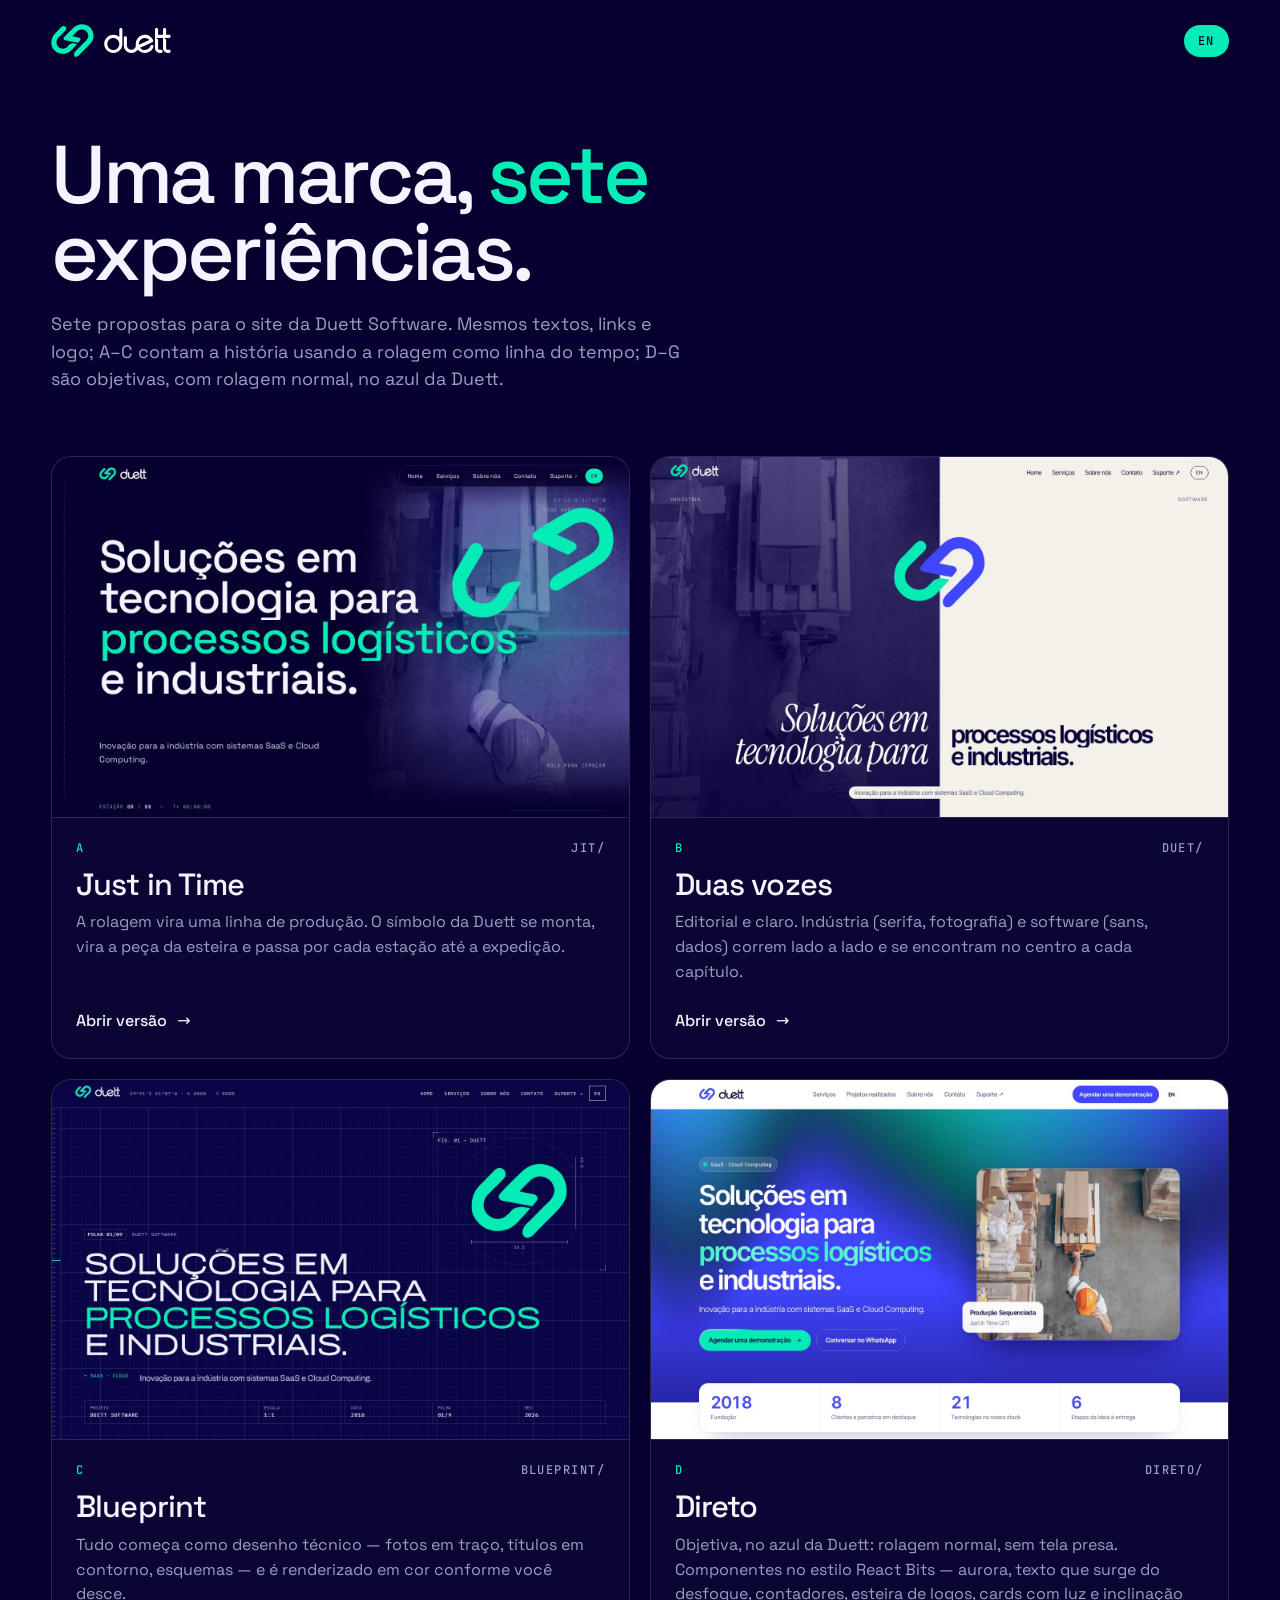
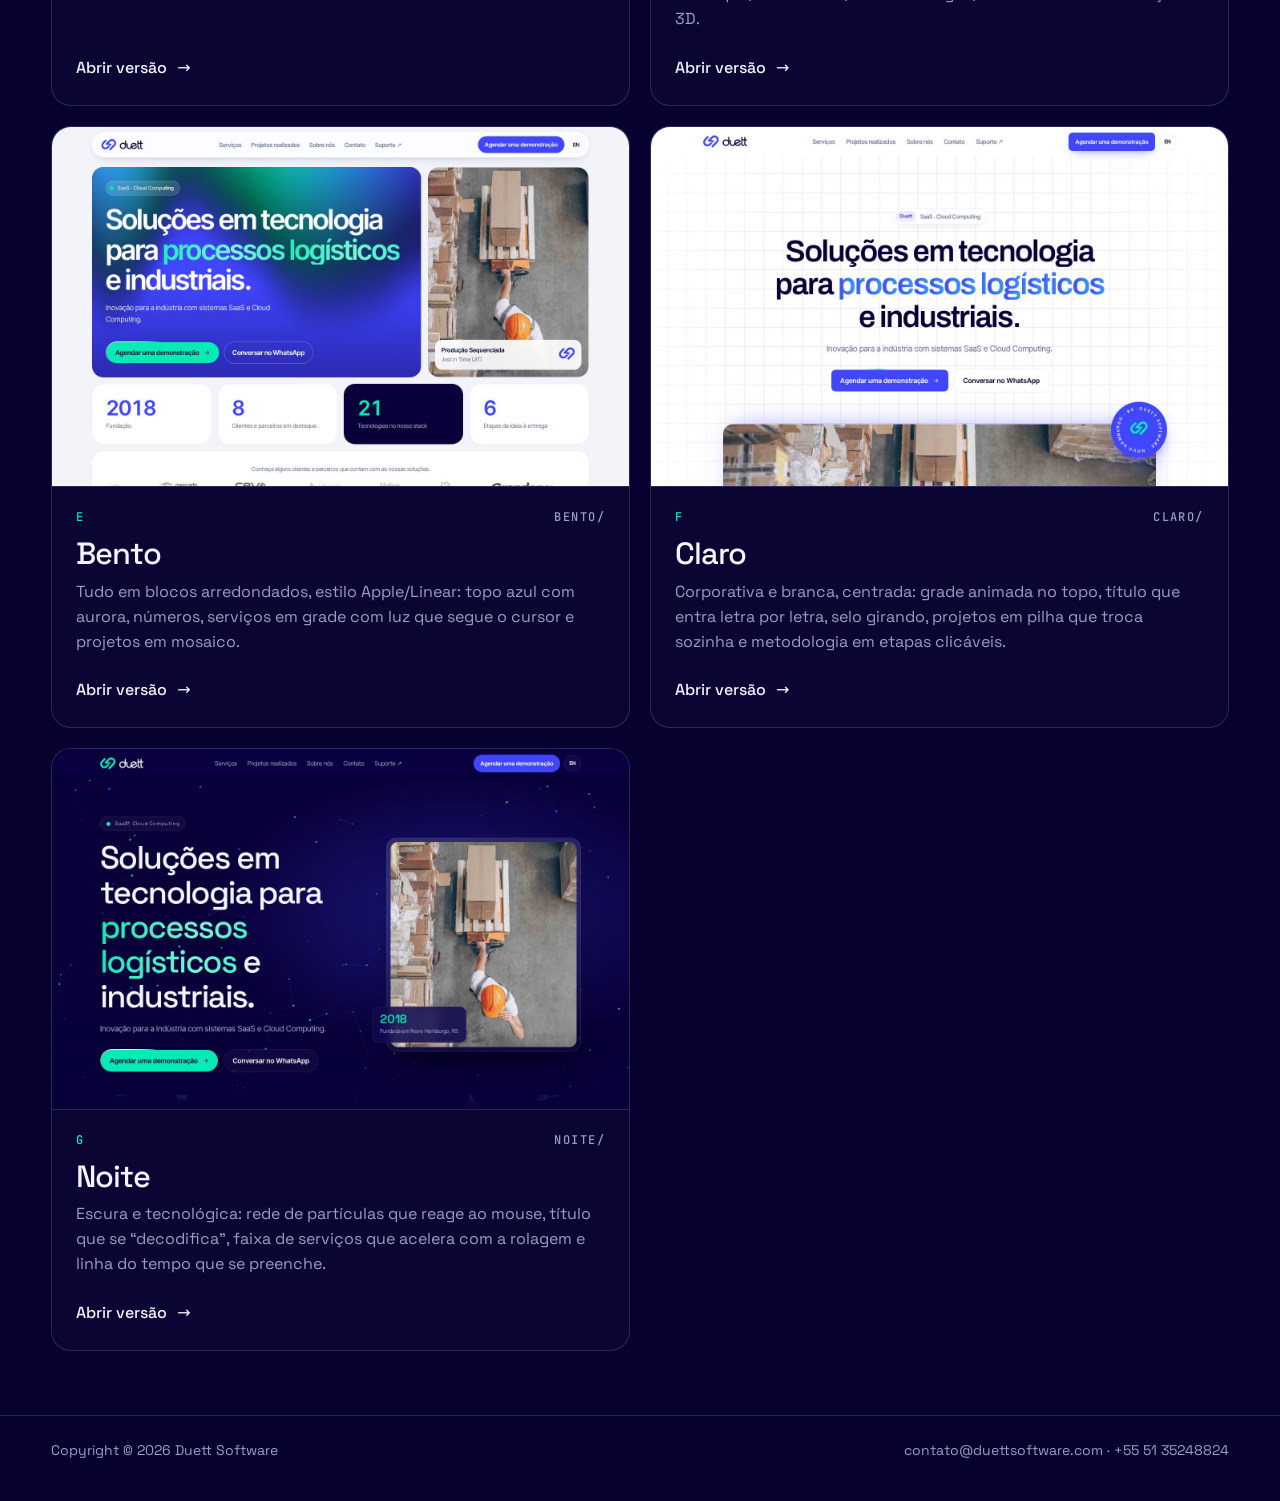
<file: index.html>
<!doctype html>
<html lang="pt-BR">
<head>
  <meta charset="utf-8">
  <meta name="viewport" content="width=device-width, initial-scale=1, viewport-fit=cover">
  <title>Duett Software — versões</title>
  <meta name="description" content="Propostas de site para a Duett Software: Just in Time, Duas vozes, Blueprint, Direto, Bento, Claro e Noite.">
  <meta name="theme-color" content="#07012f">
  <link rel="icon" href="assets/img/favicon.png">
  <link rel="stylesheet" href="assets/fonts/fonts.css">
  <style>
    :root { --navy: #07012f; --ink: #f3f4ff; --muted: #9a9dc4; --line: rgba(243, 244, 255, .14); --mint: #06ecb7; --blue: #4146ff; --ease: cubic-bezier(.2, .7, .1, 1); }
    *, *::before, *::after { box-sizing: border-box; }
    body { margin: 0; min-height: 100svh; background: var(--navy); color: var(--ink); font: 400 16px/1.55 'Space Grotesk', system-ui, sans-serif; -webkit-font-smoothing: antialiased; }
    a { color: inherit; }
    header { display: flex; justify-content: space-between; align-items: center; padding: 24px clamp(16px, 4vw, 56px); }
    header .brand { width: 120px; }
    header svg { width: 100%; height: auto; display: block; }
    .lang { font: 500 12px/1 'JetBrains Mono', monospace; letter-spacing: .12em; background: var(--mint); color: var(--navy); border: 0; border-radius: 999px; padding: 10px 14px; cursor: pointer; }
    .lang:hover { background: var(--ink); }
    .lang:focus-visible, a:focus-visible { outline: 2px solid var(--mint); outline-offset: 4px; }
    main { padding: clamp(24px, 6vh, 64px) clamp(16px, 4vw, 56px) 64px; }
    h1 { font-weight: 500; font-size: clamp(40px, 6.4vw, 108px); line-height: .94; letter-spacing: -.045em; margin: 0 0 20px; max-width: 14ch; }
    h1 em { font-style: normal; color: var(--mint); }
    .intro { color: var(--muted); max-width: 58ch; font-size: clamp(17px, 1.4vw, 20px); margin: 0 0 clamp(40px, 7vh, 80px); }
    .grid { display: grid; grid-template-columns: repeat(2, 1fr); gap: 20px; }
    .v { position: relative; display: flex; flex-direction: column; text-decoration: none; border: 1px solid var(--line); border-radius: 20px; overflow: hidden; background: rgba(255, 255, 255, .02); transition: border-color .5s var(--ease), transform .6s var(--ease); }
    .v:hover { border-color: var(--mint); transform: translateY(-6px); }
    .v figure { margin: 0; aspect-ratio: 16 / 10; overflow: hidden; border-bottom: 1px solid var(--line); }
    .v img { width: 100%; height: 100%; object-fit: cover; object-position: top; display: block; transition: transform 1.2s var(--ease); }
    .v:hover img { transform: scale(1.05); }
    .v .body { padding: 24px; display: flex; flex-direction: column; gap: 10px; flex: 1; }
    .v .k { font: 500 12px/1 'JetBrains Mono', monospace; letter-spacing: .12em; text-transform: uppercase; color: var(--muted); display: flex; justify-content: space-between; }
    .v .k b { color: var(--mint); font-weight: 500; }
    .v h2 { font-weight: 500; font-size: clamp(26px, 2.4vw, 36px); letter-spacing: -.03em; line-height: 1; margin: 6px 0 0; }
    .v p { color: var(--muted); margin: 0; }
    .v .go { margin-top: auto; padding-top: 14px; display: inline-flex; gap: 10px; align-items: center; font-weight: 500; }
    .v .go span { transition: transform .45s var(--ease); }
    .v:hover .go span { transform: translateX(6px); }
    footer { padding: 24px clamp(16px, 4vw, 56px) 40px; color: var(--muted); font-size: 14px; display: flex; justify-content: space-between; gap: 16px; flex-wrap: wrap; border-top: 1px solid var(--line); }
    footer a { text-decoration: none; }
    footer a:hover { color: var(--mint); }
    @media (max-width: 900px) { .grid { grid-template-columns: 1fr; } }
    @media (prefers-reduced-motion: reduce) { * { transition: none !important; } }
  </style>
</head>
<body>
  <header>
    <a class="brand" id="brand" href="https://www.duettsoftware.com/" aria-label="Duett Software"></a>
    <button class="lang" type="button" id="lang"></button>
  </header>
  <main>
    <h1 id="title"></h1>
    <p class="intro" id="intro"></p>
    <div class="grid" id="grid"></div>
  </main>
  <footer><span>Copyright © 2026 Duett Software</span><span><a href="mailto:contato@duettsoftware.com">contato@duettsoftware.com</a> · <a href="tel:+555135248824">+55 51 35248824</a></span></footer>

  <script src="assets/shared/logo.js"></script>
  <script>
    (function () {
      var q = new URLSearchParams(location.search).get('lang'), lang = q;
      if (lang !== 'en' && lang !== 'pt') { try { lang = localStorage.getItem('duett-lang'); } catch (e) {} }
      if (lang !== 'en') lang = 'pt';
      var t = {
        pt: { title: 'Uma marca, <em>sete</em> experiências.', intro: 'Sete propostas para o site da Duett Software. Mesmos textos, links e logo; A–C contam a história usando a rolagem como linha do tempo; D–G são objetivas, com rolagem normal, no azul da Duett.', open: 'Abrir versão', lang: 'EN', langLabel: 'Switch to English', htmlLang: 'pt-BR',
          v: [
            ['jit', 'A', 'Just in Time', 'A rolagem vira uma linha de produção. O símbolo da Duett se monta, vira a peça da esteira e passa por cada estação até a expedição.'],
            ['duet', 'B', 'Duas vozes', 'Editorial e claro. Indústria (serifa, fotografia) e software (sans, dados) correm lado a lado e se encontram no centro a cada capítulo.'],
            ['blueprint', 'C', 'Blueprint', 'Tudo começa como desenho técnico — fotos em traço, títulos em contorno, esquemas — e é renderizado em cor conforme você desce.'],
            ['direto', 'D', 'Direto', 'Objetiva, no azul da Duett: rolagem normal, sem tela presa. Componentes no estilo React Bits — aurora, texto que surge do desfoque, contadores, esteira de logos, cards com luz e inclinação 3D.'],
            ['bento', 'E', 'Bento', 'Tudo em blocos arredondados, estilo Apple/Linear: topo azul com aurora, números, serviços em grade com luz que segue o cursor e projetos em mosaico.'],
            ['claro', 'F', 'Claro', 'Corporativa e branca, centrada: grade animada no topo, título que entra letra por letra, selo girando, projetos em pilha que troca sozinha e metodologia em etapas clicáveis.'],
            ['noite', 'G', 'Noite', 'Escura e tecnológica: rede de partículas que reage ao mouse, título que se “decodifica”, faixa de serviços que acelera com a rolagem e linha do tempo que se preenche.']
          ] },
        en: { title: 'One brand, <em>seven</em> experiences.', intro: 'Seven proposals for the Duett Software website. Same copy, links and logo; A–C tell the story using scroll as a timeline; D–G are direct, with normal scrolling, in Duett blue.', open: 'Open version', lang: 'PT', langLabel: 'Mudar para português', htmlLang: 'en',
          v: [
            ['jit', 'A', 'Just in Time', 'Scrolling becomes a production line. The Duett mark assembles itself, becomes the part on the conveyor and passes every station on its way to shipping.'],
            ['duet', 'B', 'Two voices', 'Light and editorial. Industry (serif, photography) and software (sans, data) run side by side and meet in the middle at every chapter.'],
            ['blueprint', 'C', 'Blueprint', 'Everything starts as a technical drawing — line-art photos, outlined type, schematics — and renders into full colour as you scroll.'],
            ['direto', 'D', 'Direct', 'Direct, in Duett blue: normal scrolling, no pinned screens. React Bits–style components — aurora, blur-in text, counters, logo loop, spotlight and 3D-tilt cards.'],
            ['bento', 'E', 'Bento', 'Everything in rounded blocks, Apple/Linear style: blue aurora hero, stats, services grid with cursor spotlight and a project mosaic.'],
            ['claro', 'F', 'Light', 'Corporate, white and centred: animated grid hero, letter-by-letter headline, rotating seal, auto-swapping project stack and click-through methodology steps.'],
            ['noite', 'G', 'Night', 'Dark and techy: particle network that reacts to the mouse, self-decrypting headline, a services band that speeds up with scrolling and a filling timeline.']
          ] }
      }[lang];
      document.documentElement.lang = t.htmlLang;
      document.getElementById('brand').innerHTML = duettLogo();
      document.getElementById('title').innerHTML = t.title;
      document.getElementById('intro').textContent = t.intro;
      var b = document.getElementById('lang');
      b.textContent = t.lang; b.setAttribute('aria-label', t.langLabel);
      b.addEventListener('click', function () {
        var n = lang === 'en' ? 'pt' : 'en';
        try { localStorage.setItem('duett-lang', n); } catch (e) {}
        location.search = '?lang=' + n;
      });
      document.getElementById('grid').innerHTML = t.v.map(function (v) {
        return '<a class="v" href="' + v[0] + '/?lang=' + lang + '"><figure><img src="assets/img/previews/' + v[0] + '.jpg" alt="" loading="lazy"></figure>' +
          '<div class="body"><span class="k"><b>' + v[1] + '</b><span>' + v[0] + '/</span></span><h2>' + v[2] + '</h2><p>' + v[3] + '</p><span class="go">' + t.open + ' <span>→</span></span></div></a>';
      }).join('');
    })();
  </script>
</body>
</html>
</file>
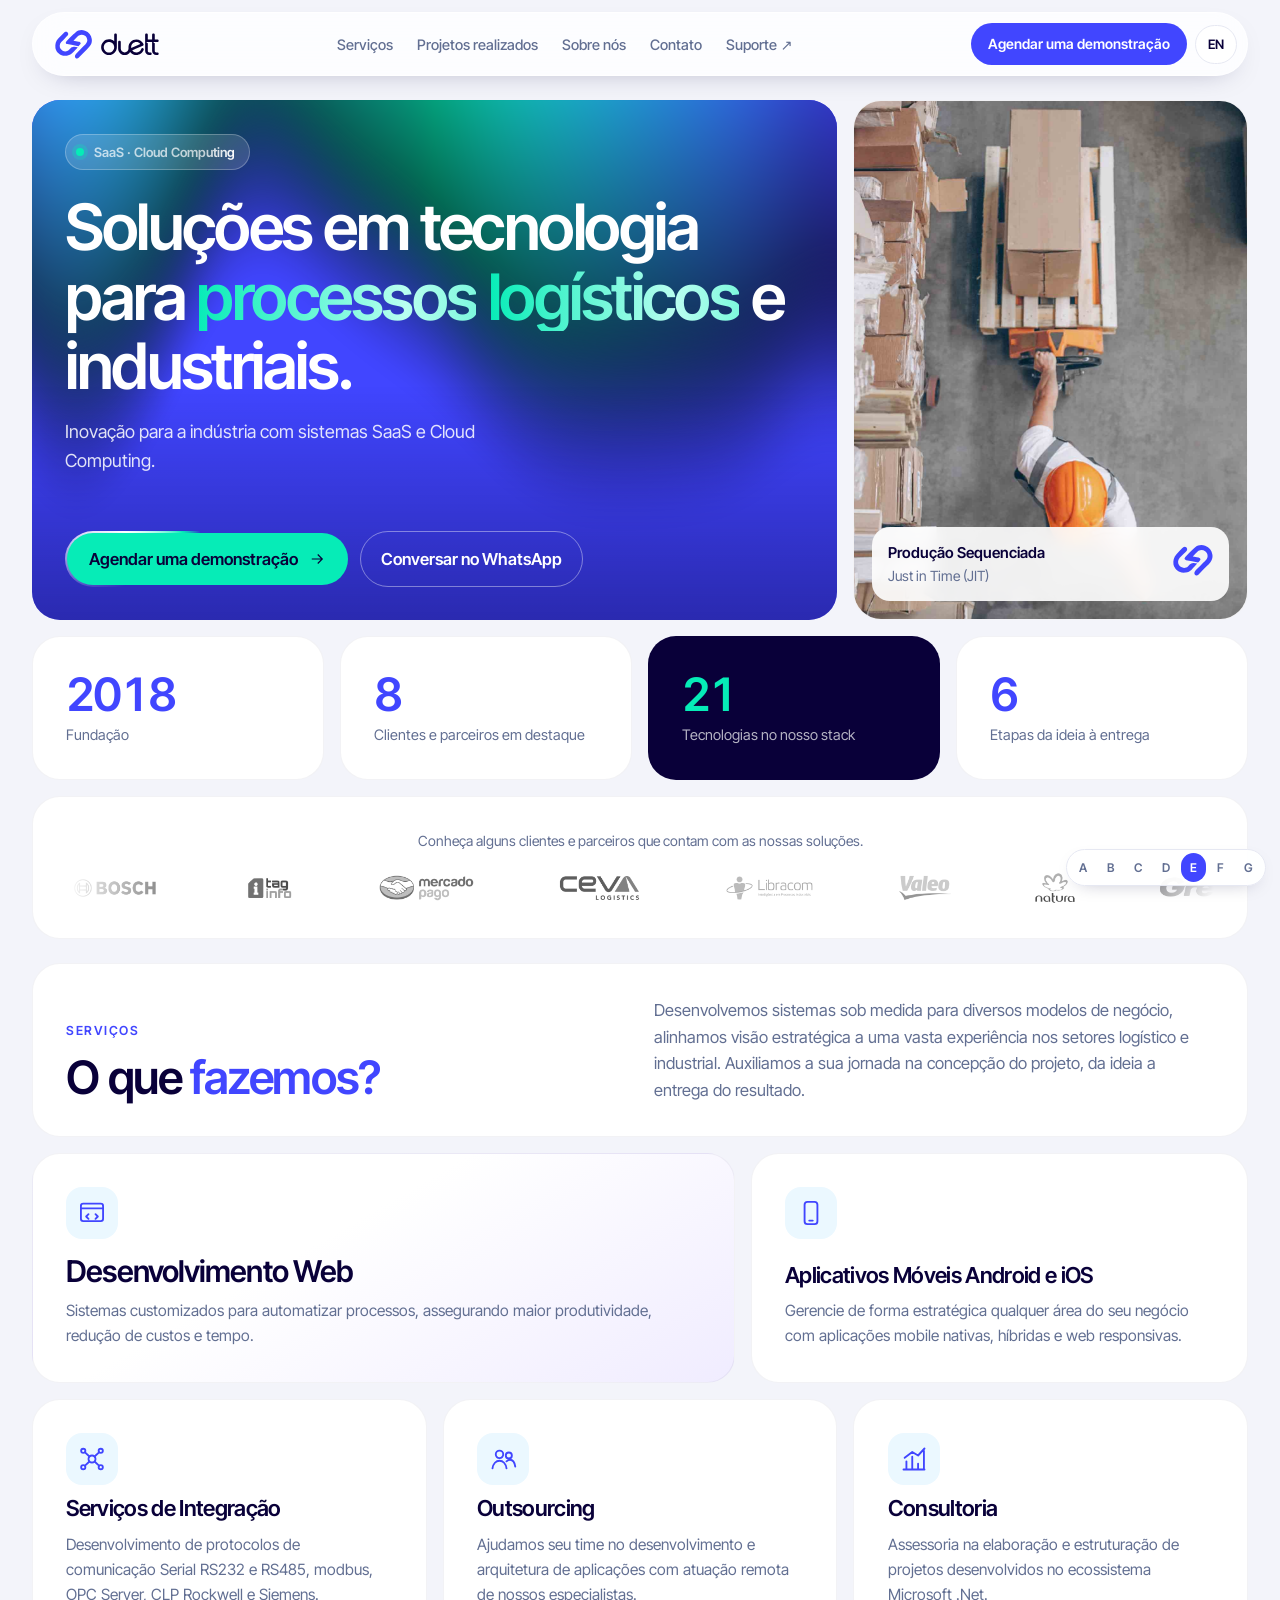
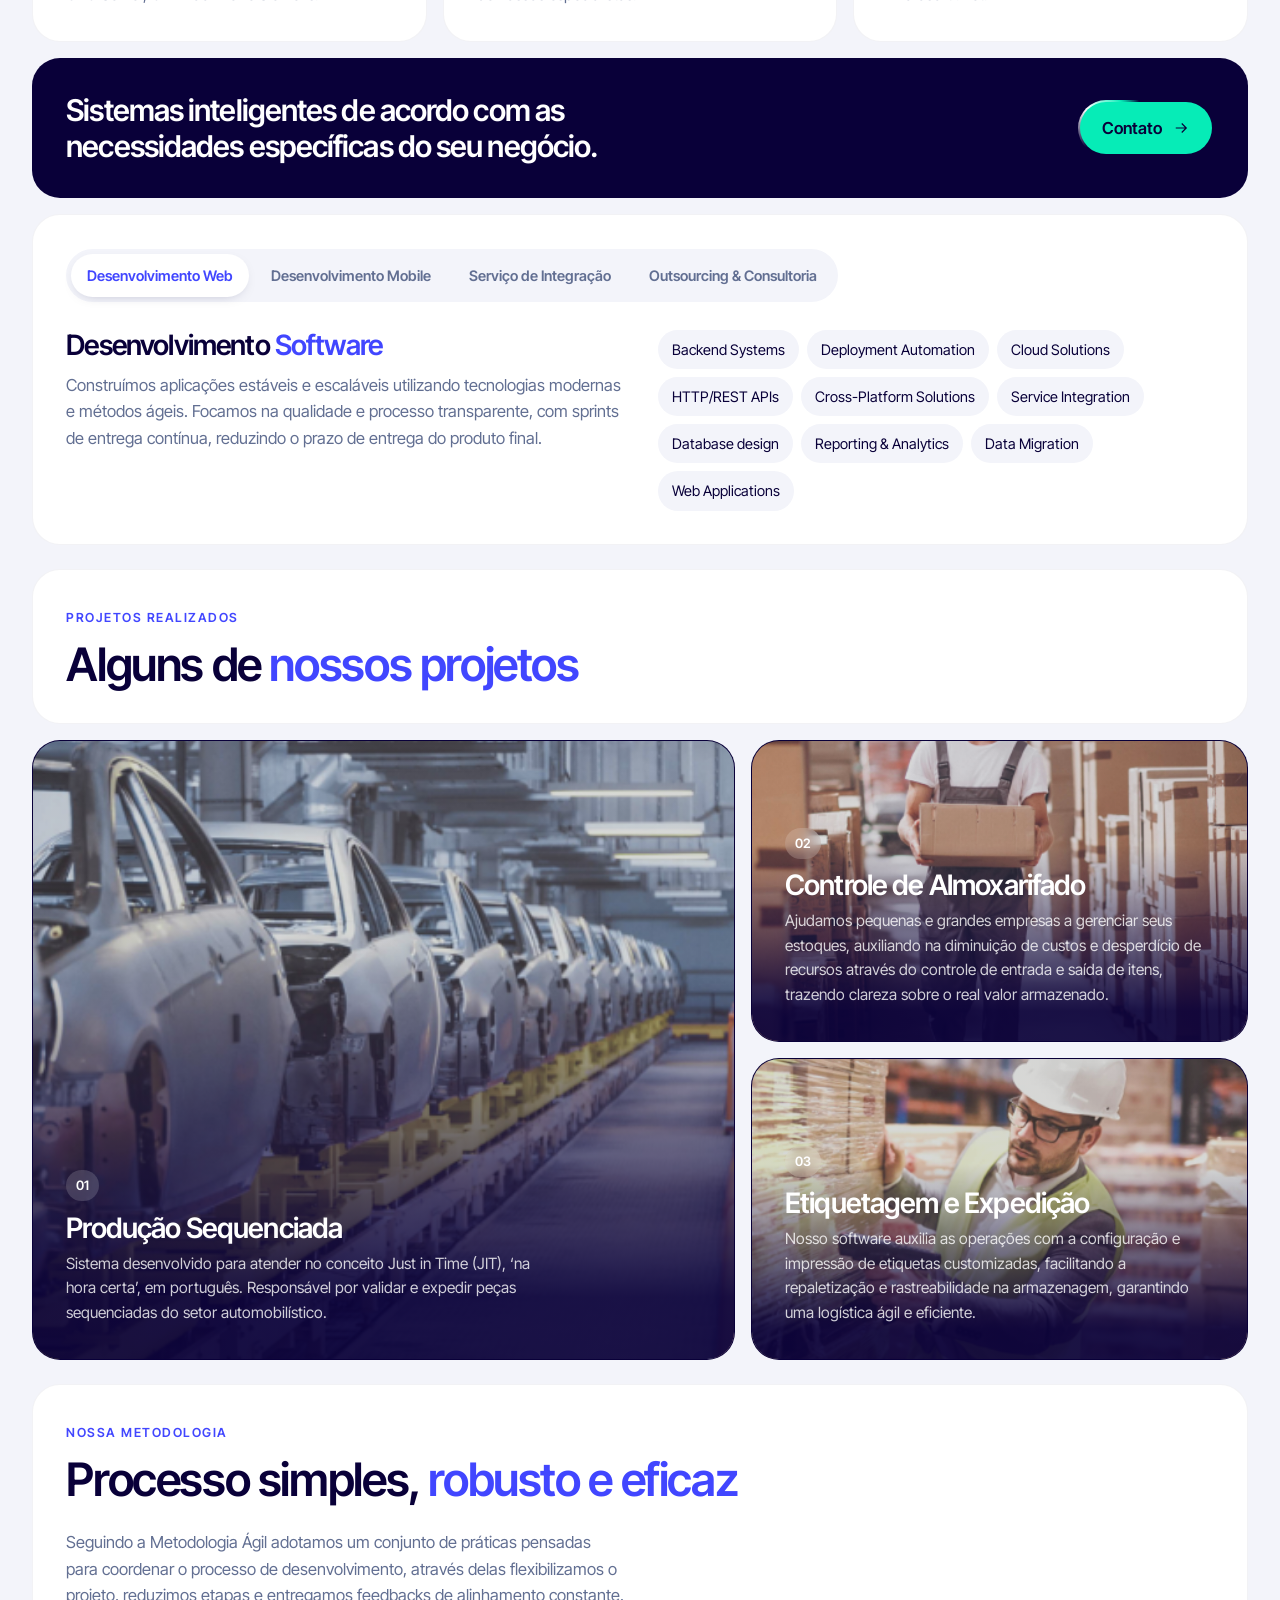
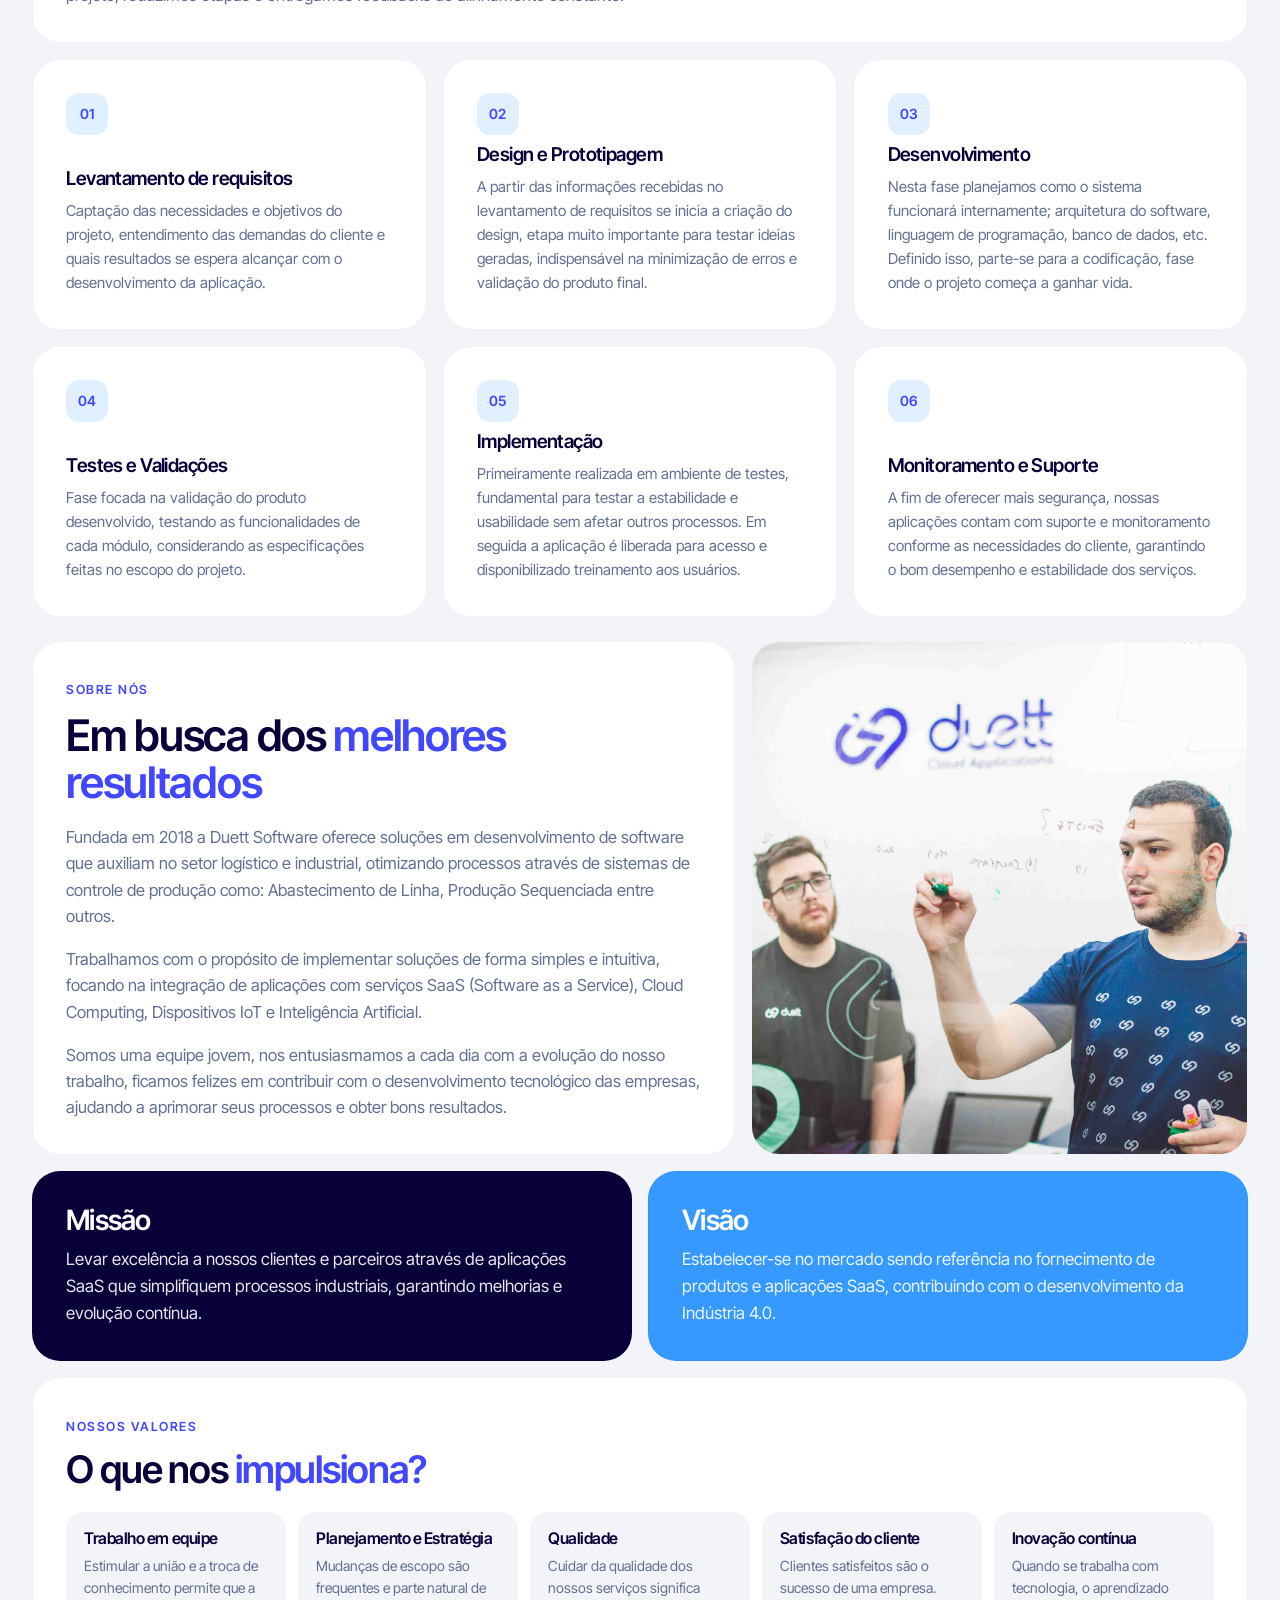
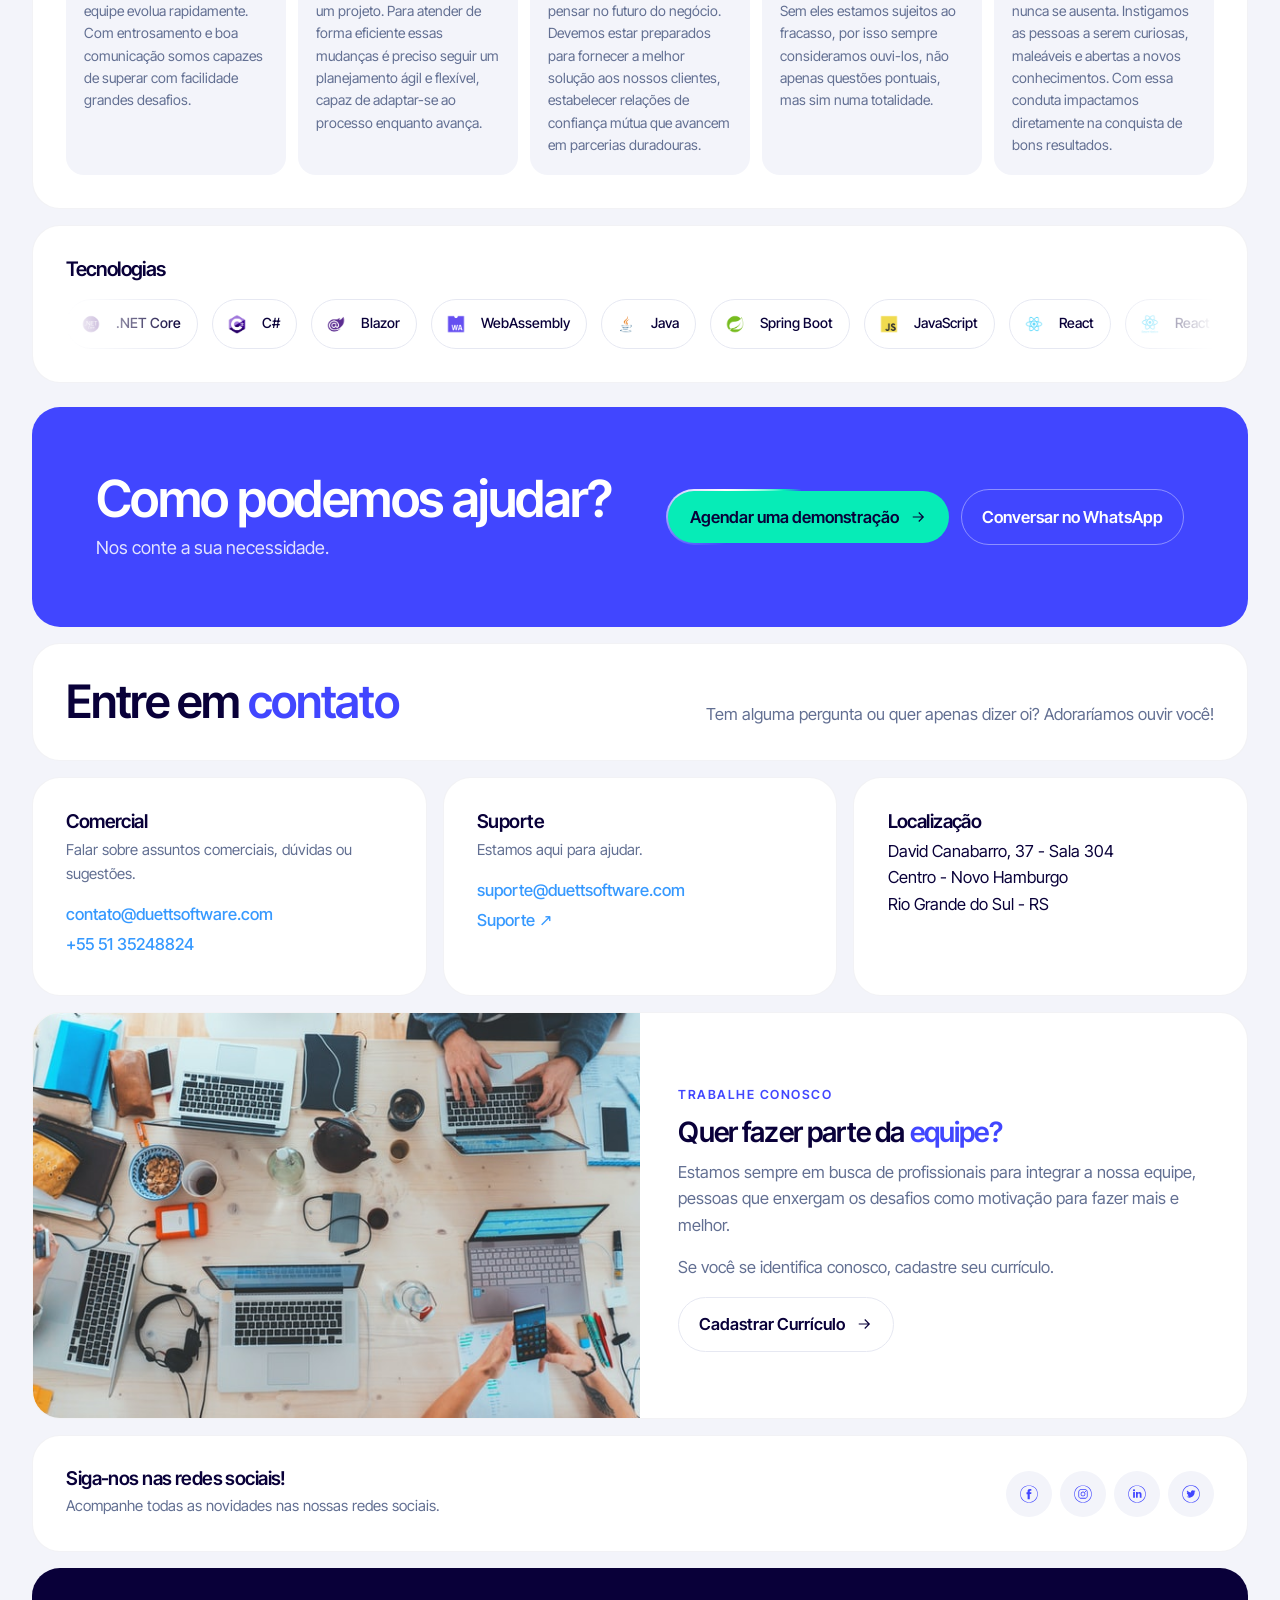
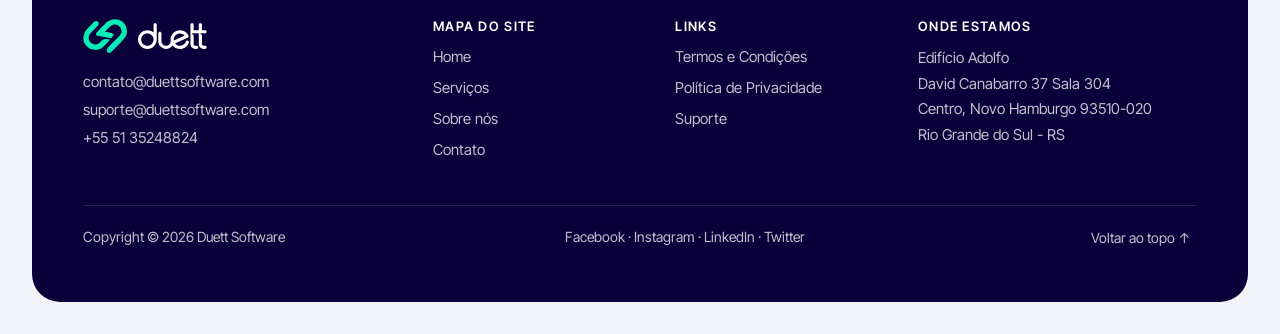
<file: bento/index.html>
<!doctype html>
<html lang="pt-BR">
<head>
  <meta charset="utf-8">
  <meta name="viewport" content="width=device-width, initial-scale=1, viewport-fit=cover">
  <title>Duett Software</title>
  <meta name="description" content="Soluções em tecnologia para processos logísticos e industriais.">
  <meta name="theme-color" content="#4146ff">
  <link rel="icon" href="../assets/img/favicon.png">
  <link rel="stylesheet" href="../assets/fonts/fonts.css">
  <link rel="stylesheet" href="../assets/shared/fx.css">
  <link rel="stylesheet" href="style.css">
  <link rel="preload" as="image" href="../assets/img/home/home-banner-main.jpg">
</head>
<body>
  <a class="skip" href="#main">Pular para o conteúdo</a>
  <div id="app"></div>
  <noscript><p style="padding:40px">Ative o JavaScript para ver o site. Contato: contato@duettsoftware.com · +55 51 35248824</p></noscript>

  <script src="../assets/shared/content.js"></script>
  <script src="../assets/shared/logo.js"></script>
  <script src="../assets/shared/kit.js"></script>
  <script src="../assets/shared/fx.js"></script>
  <script src="../assets/shared/parts.js"></script>
  <script src="main.js"></script>
</body>
</html>
</file>
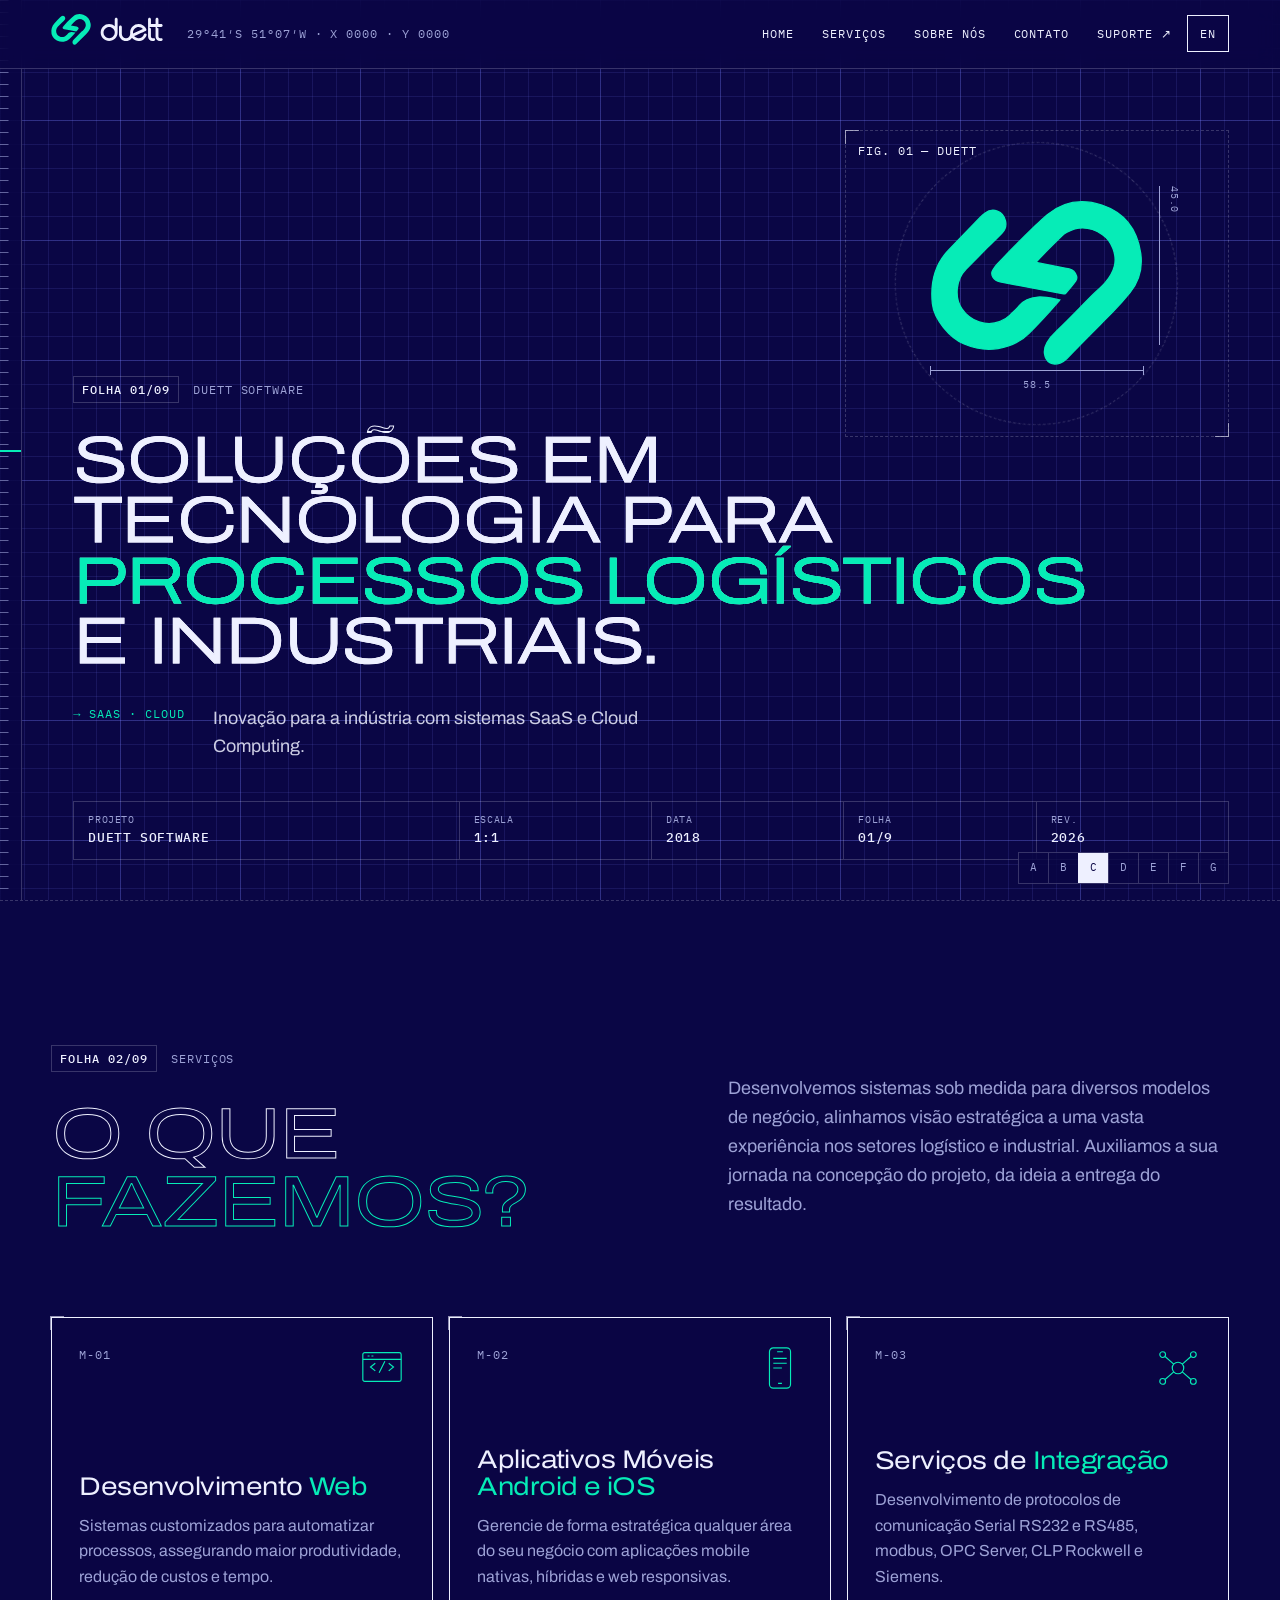
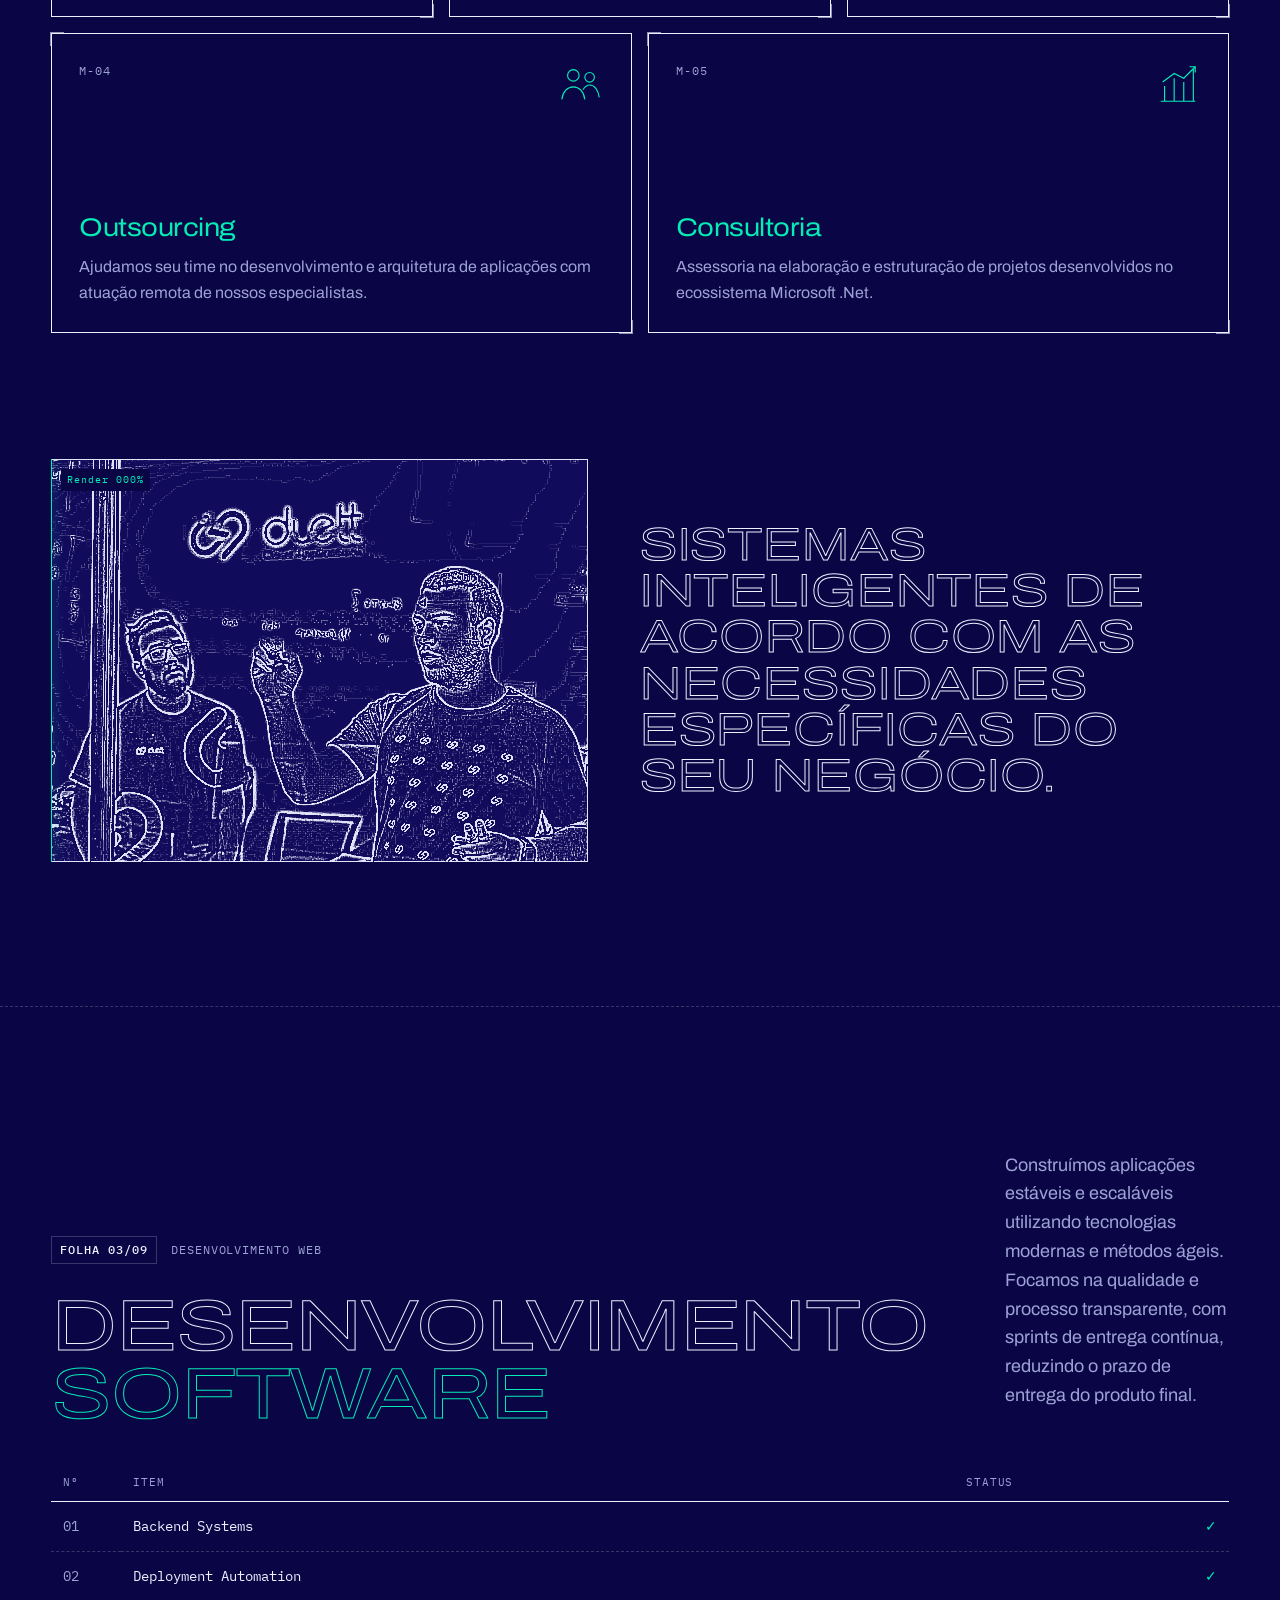
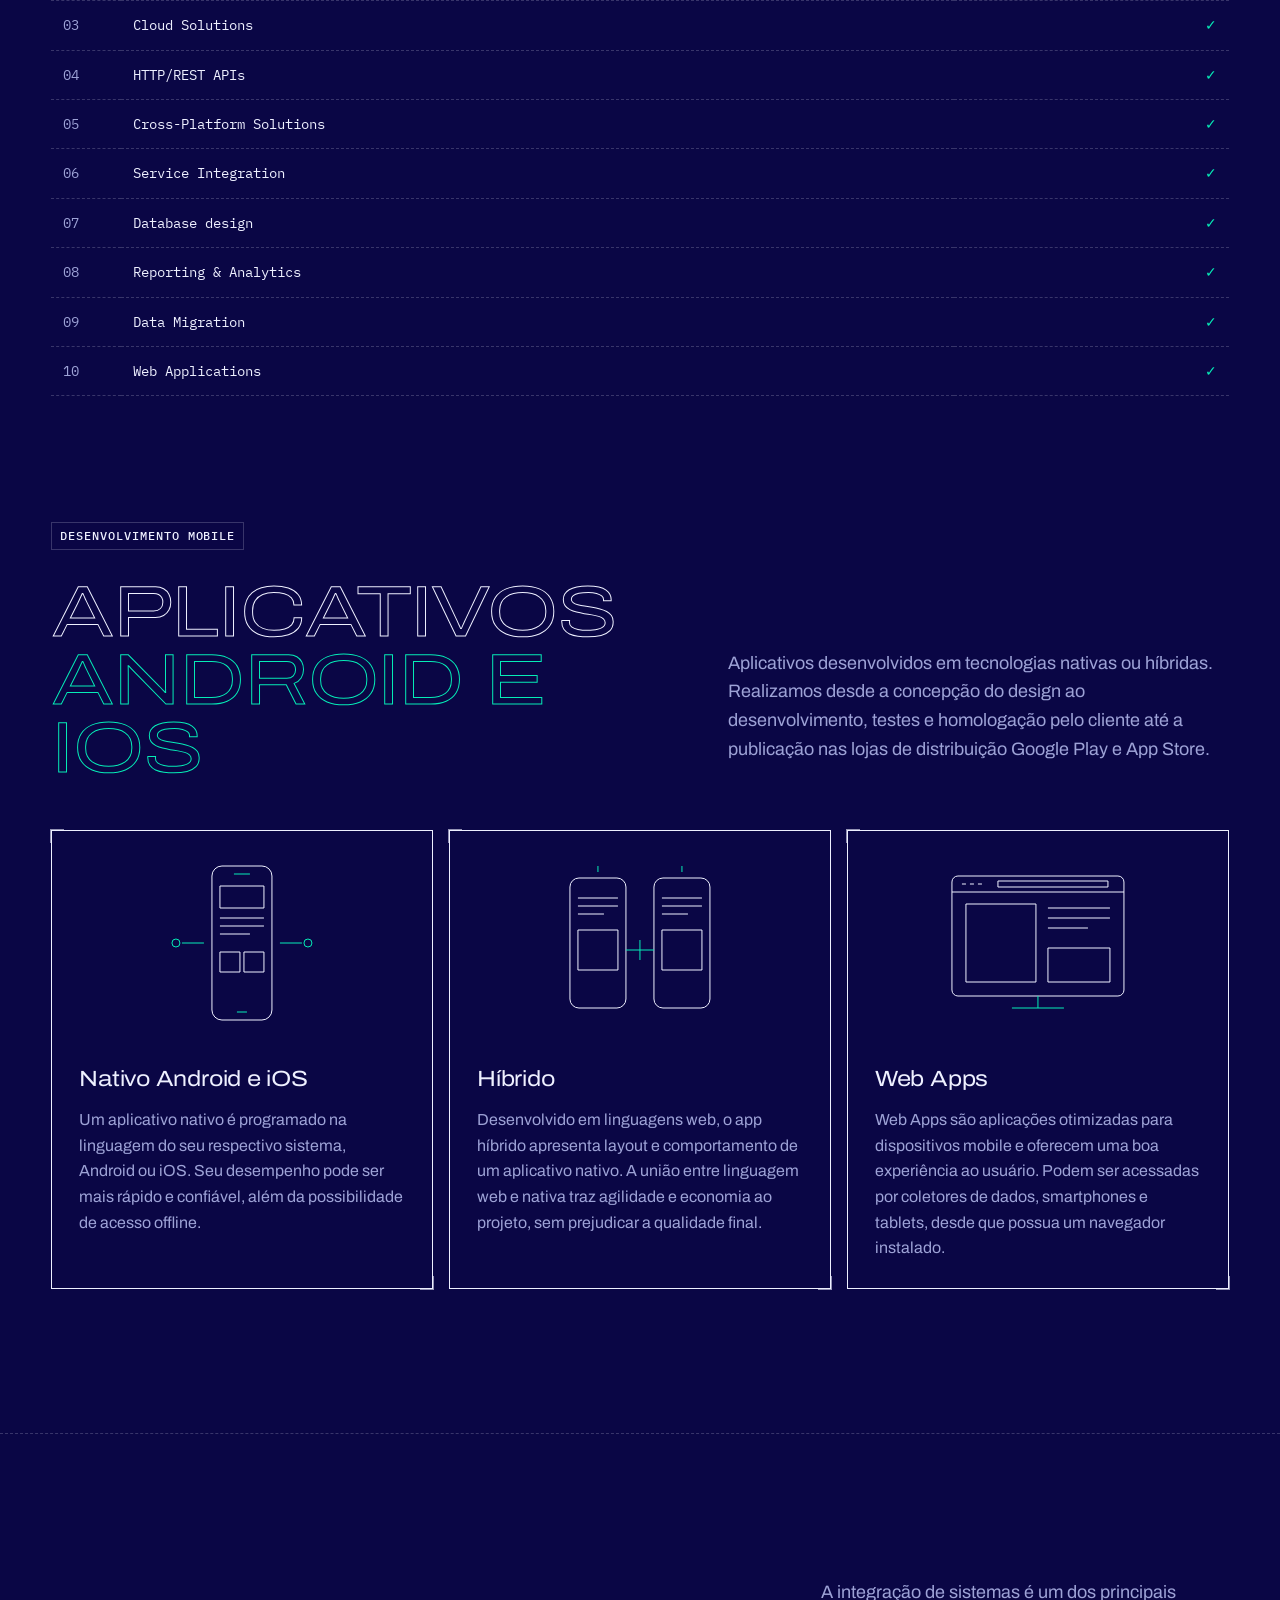
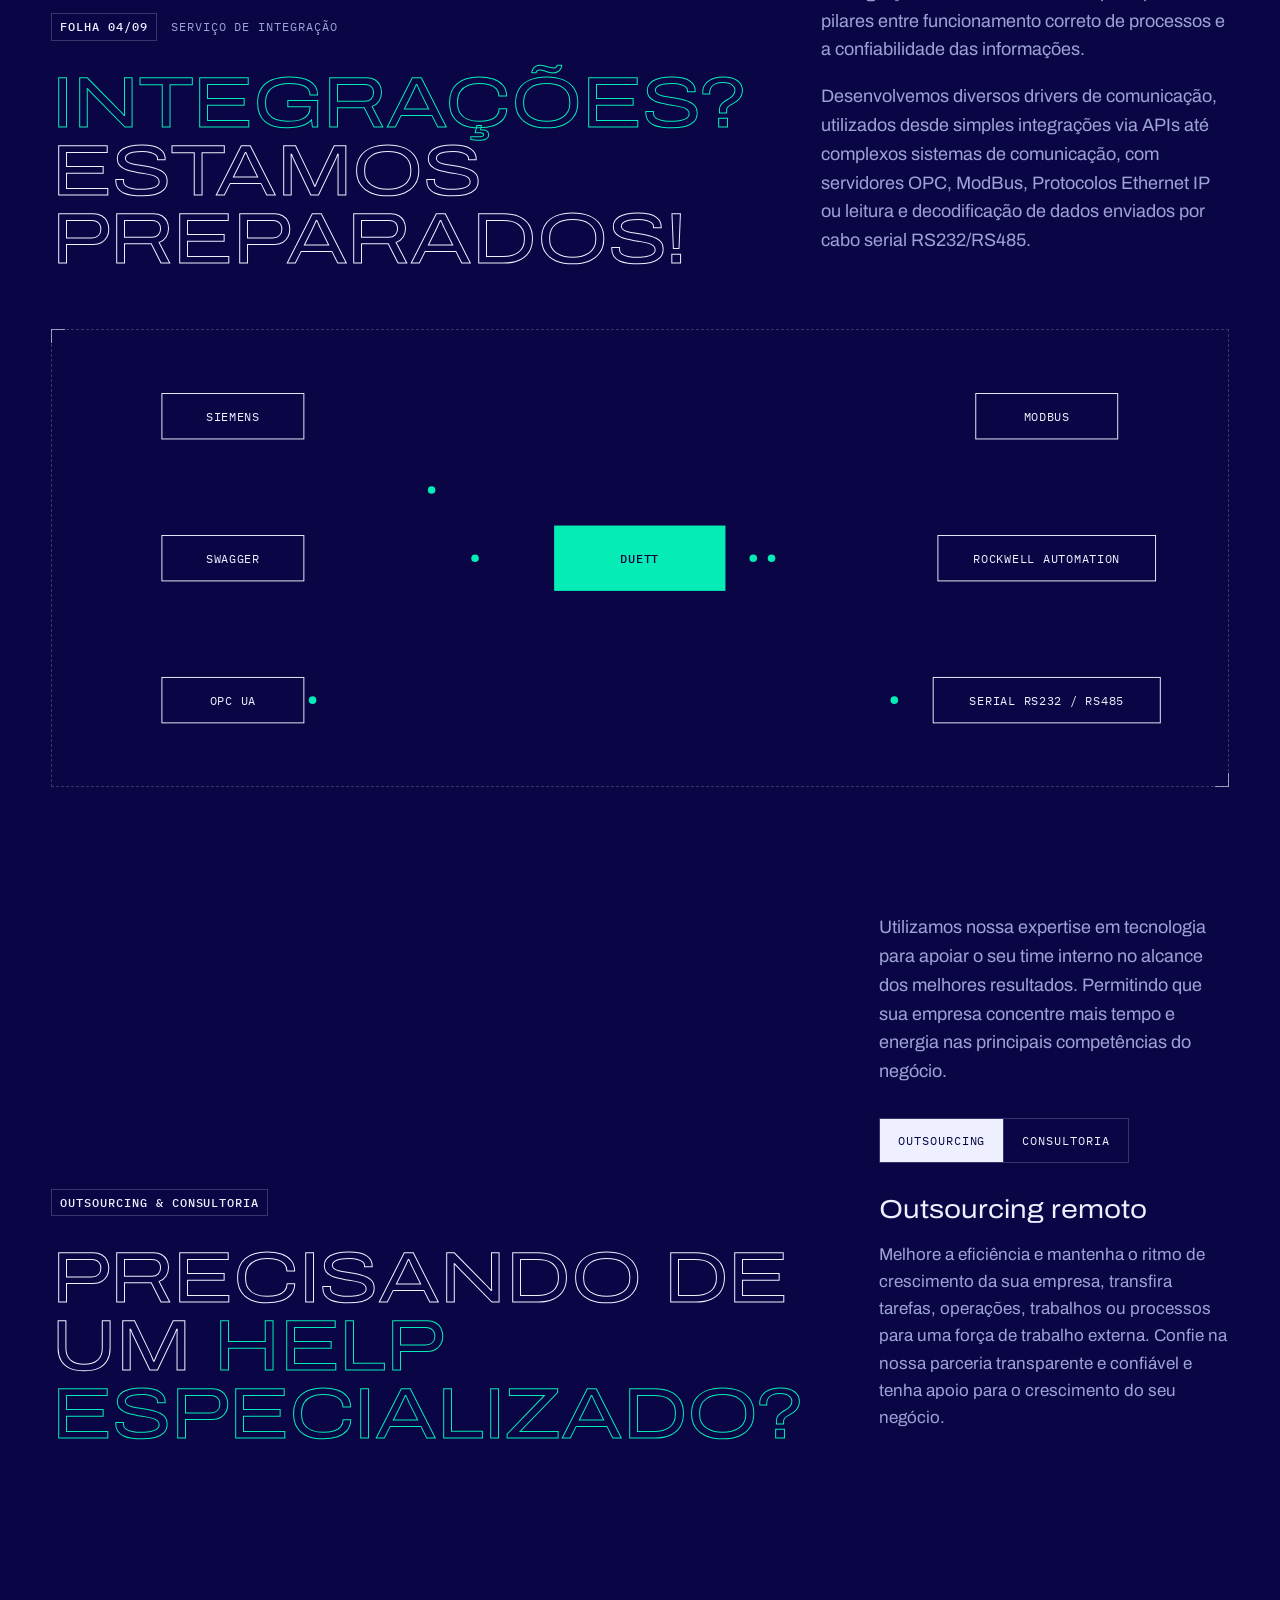
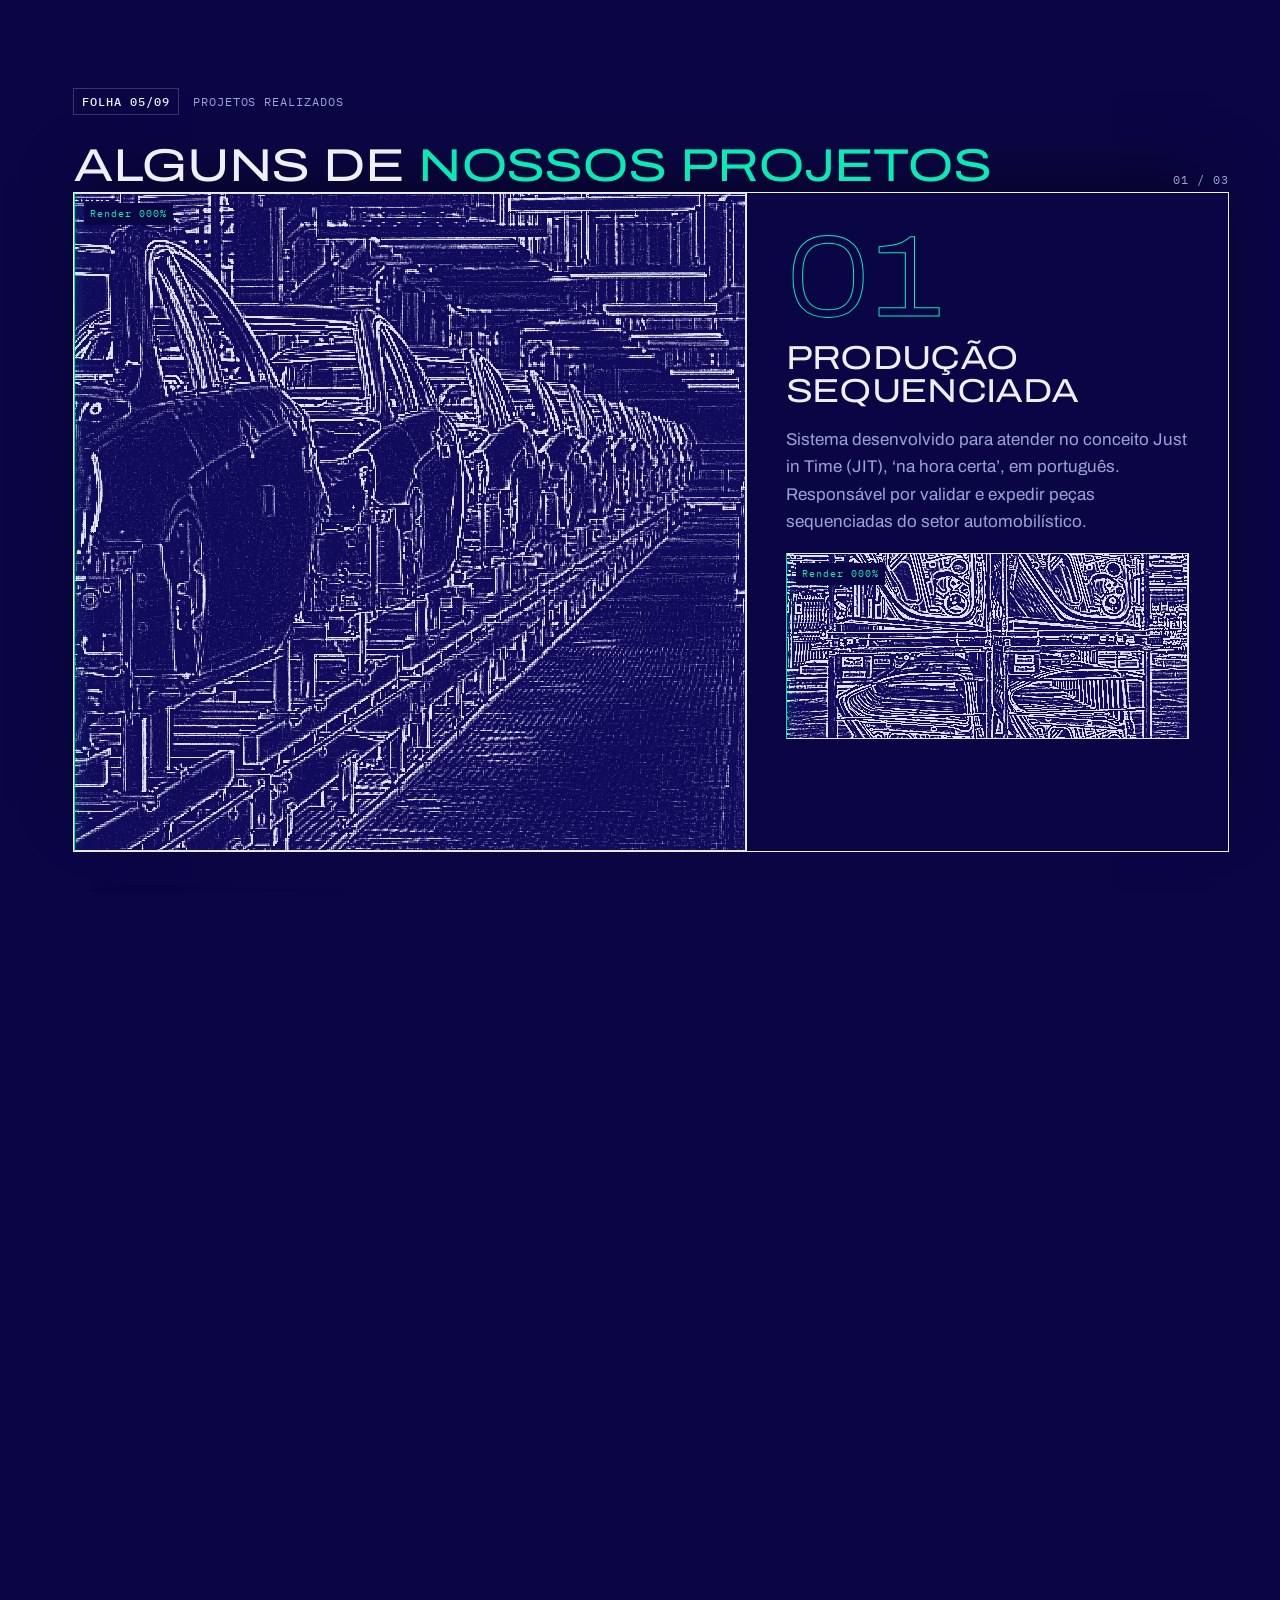
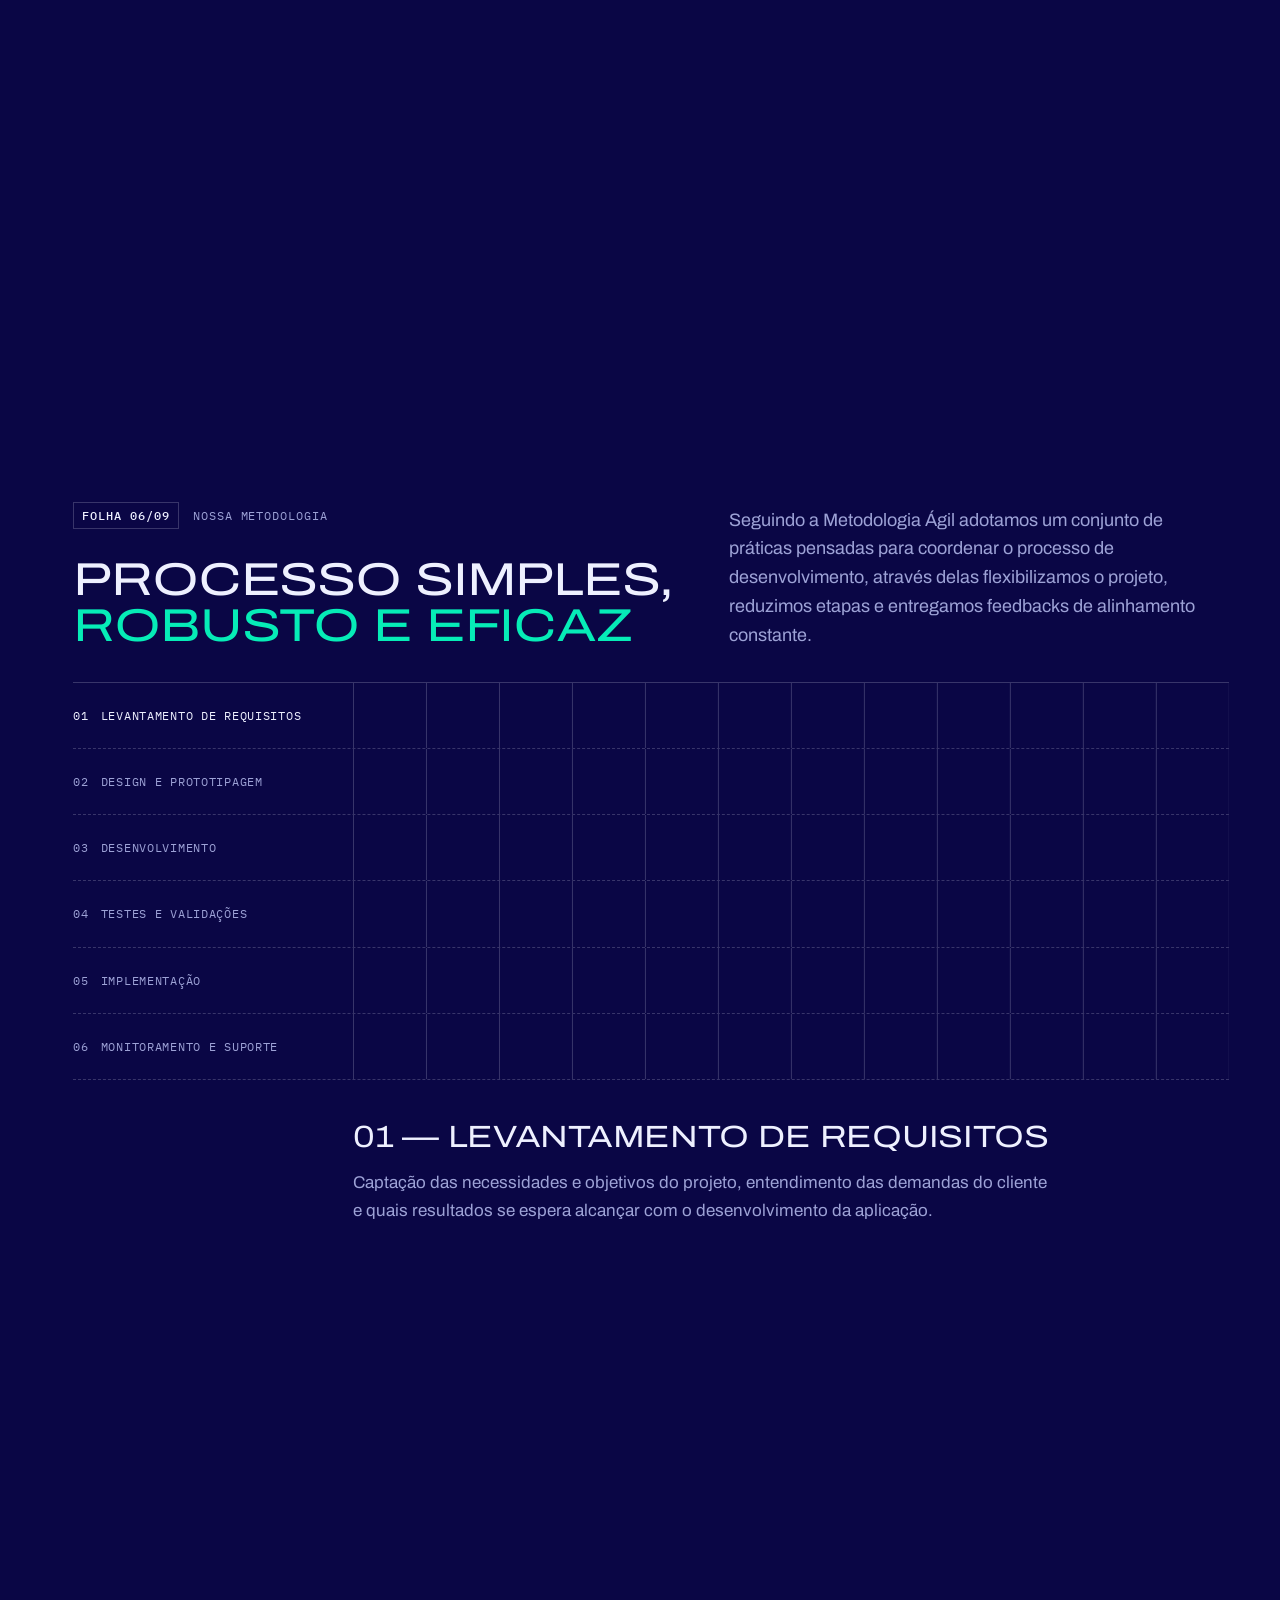
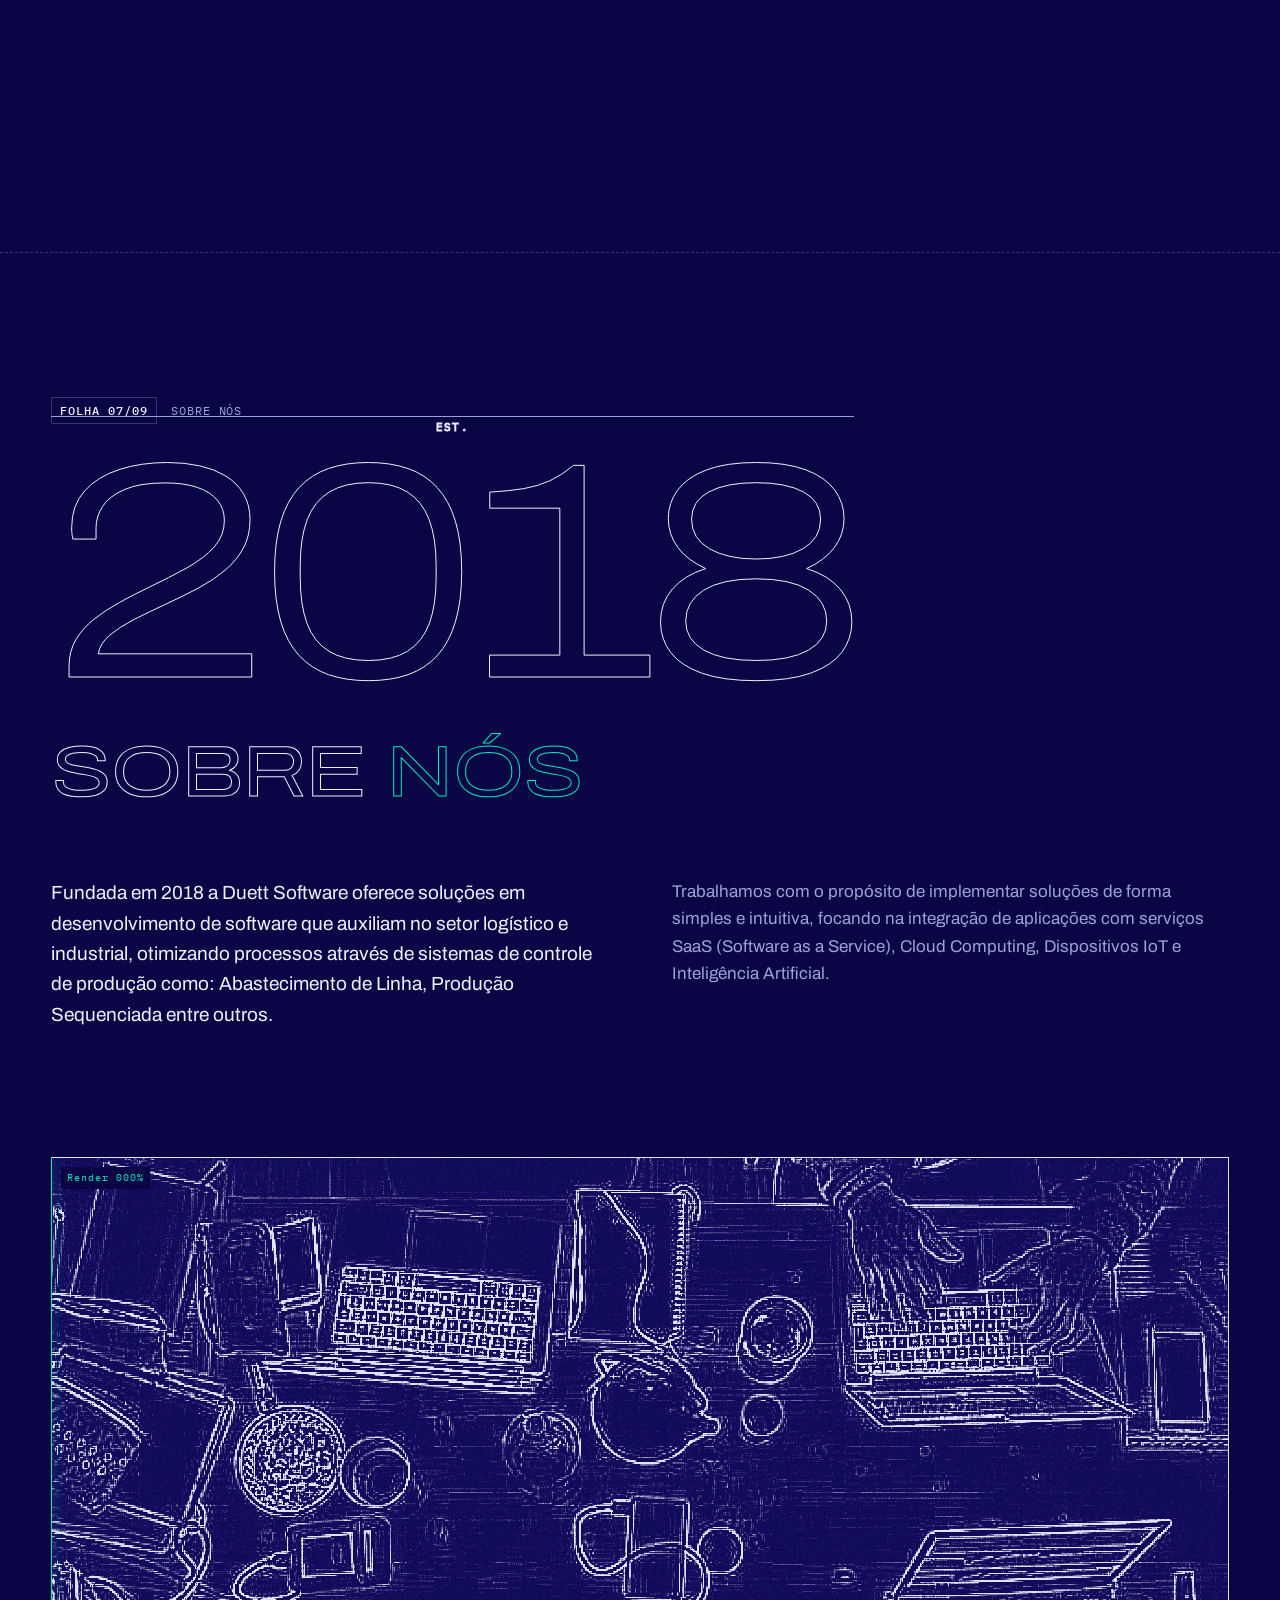
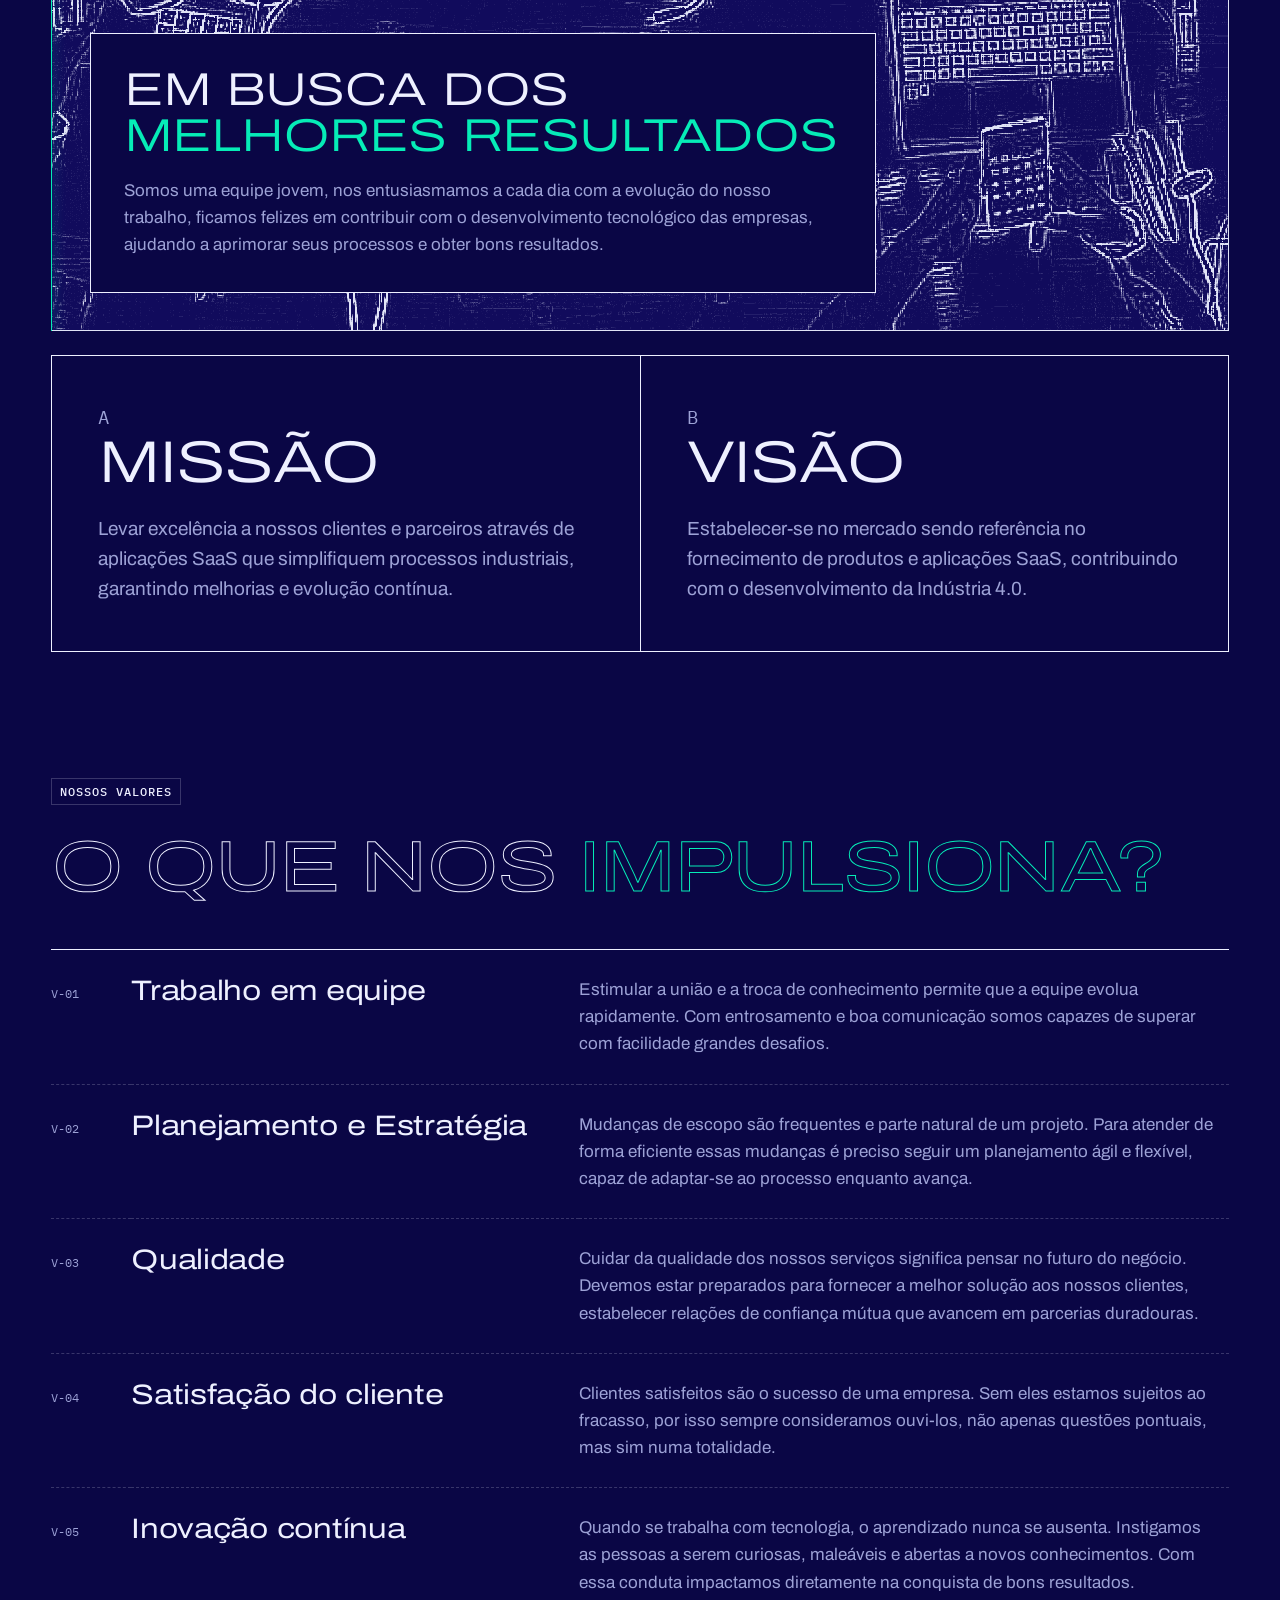
<file: blueprint/index.html>
<!doctype html>
<html lang="pt-BR">
<head>
  <meta charset="utf-8">
  <meta name="viewport" content="width=device-width, initial-scale=1, viewport-fit=cover">
  <title>Duett Software</title>
  <meta name="description" content="Soluções em tecnologia para processos logísticos e industriais.">
  <meta name="theme-color" content="#0a0645">
  <link rel="icon" href="../assets/img/favicon.png">
  <link rel="stylesheet" href="../assets/fonts/fonts.css">
  <link rel="stylesheet" href="../assets/vendor/lenis.css">
  <link rel="stylesheet" href="style.css">
  <link rel="preload" as="image" href="../assets/img/home/home-banner-main.jpg">
</head>
<body>
  <a class="skip" href="#main">Pular para o conteúdo</a>
  <div id="app"></div>
  <noscript><p style="padding:40px">Ative o JavaScript para ver esta experiência. Contato: contato@duettsoftware.com · +55 51 35248824</p></noscript>

  <script src="../assets/shared/content.js"></script>
  <script src="../assets/shared/logo.js"></script>
  <script src="../assets/shared/kit.js"></script>
  <script src="../assets/vendor/gsap.min.js"></script>
  <script src="../assets/vendor/ScrollTrigger.min.js"></script>
  <script src="../assets/vendor/lenis.min.js"></script>
  <script src="main.js"></script>
</body>
</html>
</file>
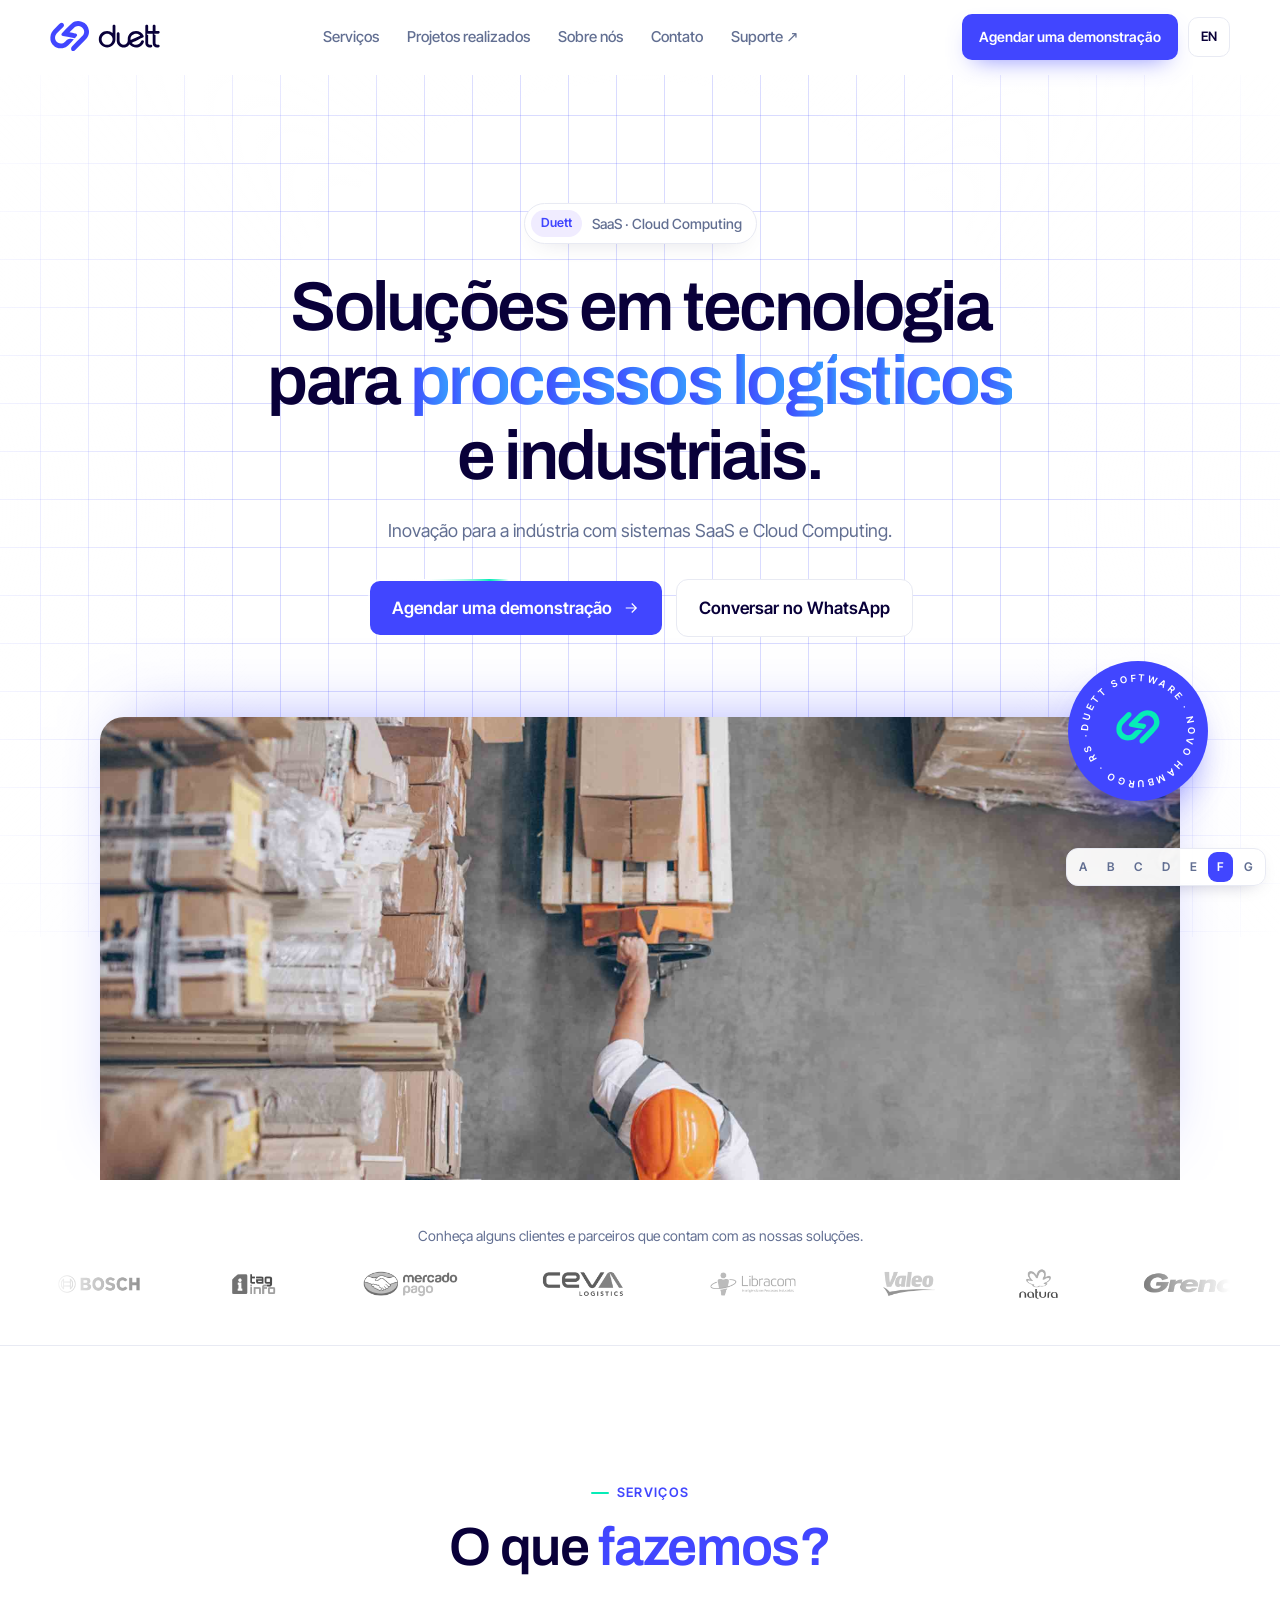
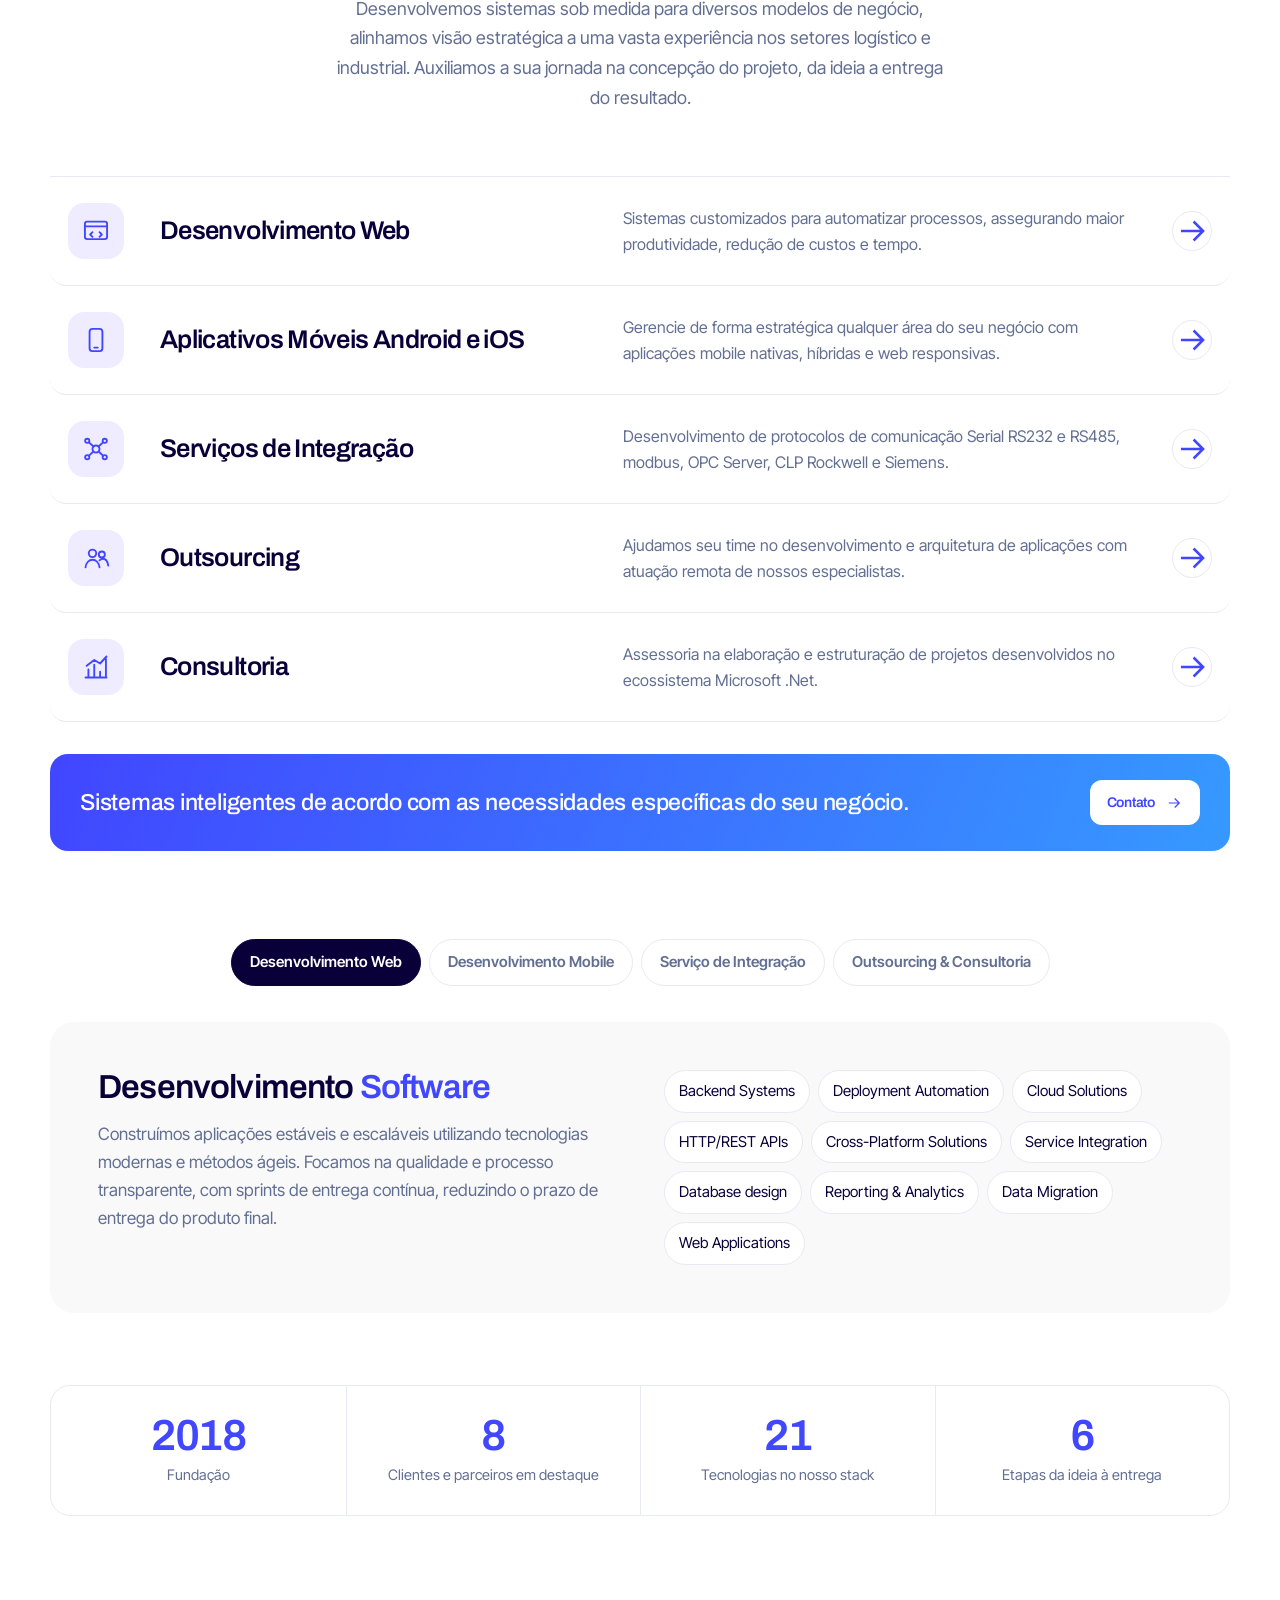
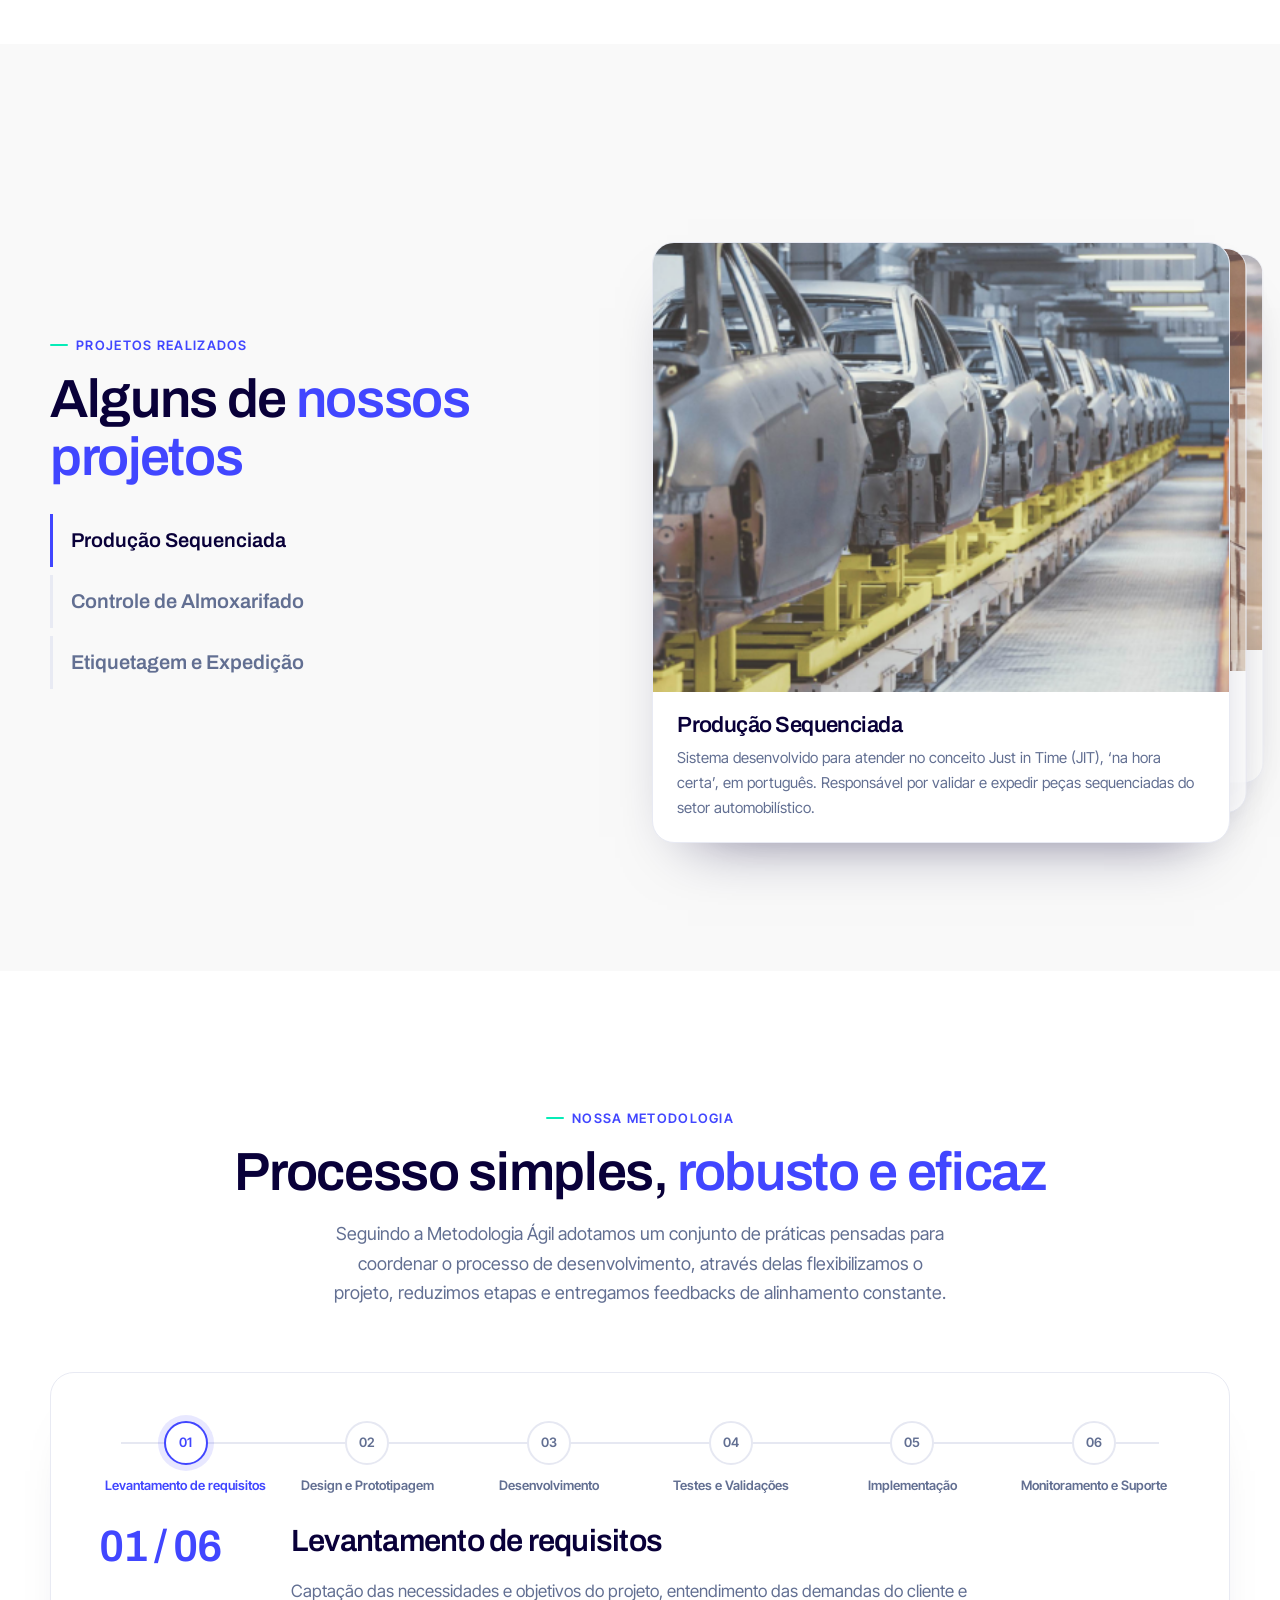
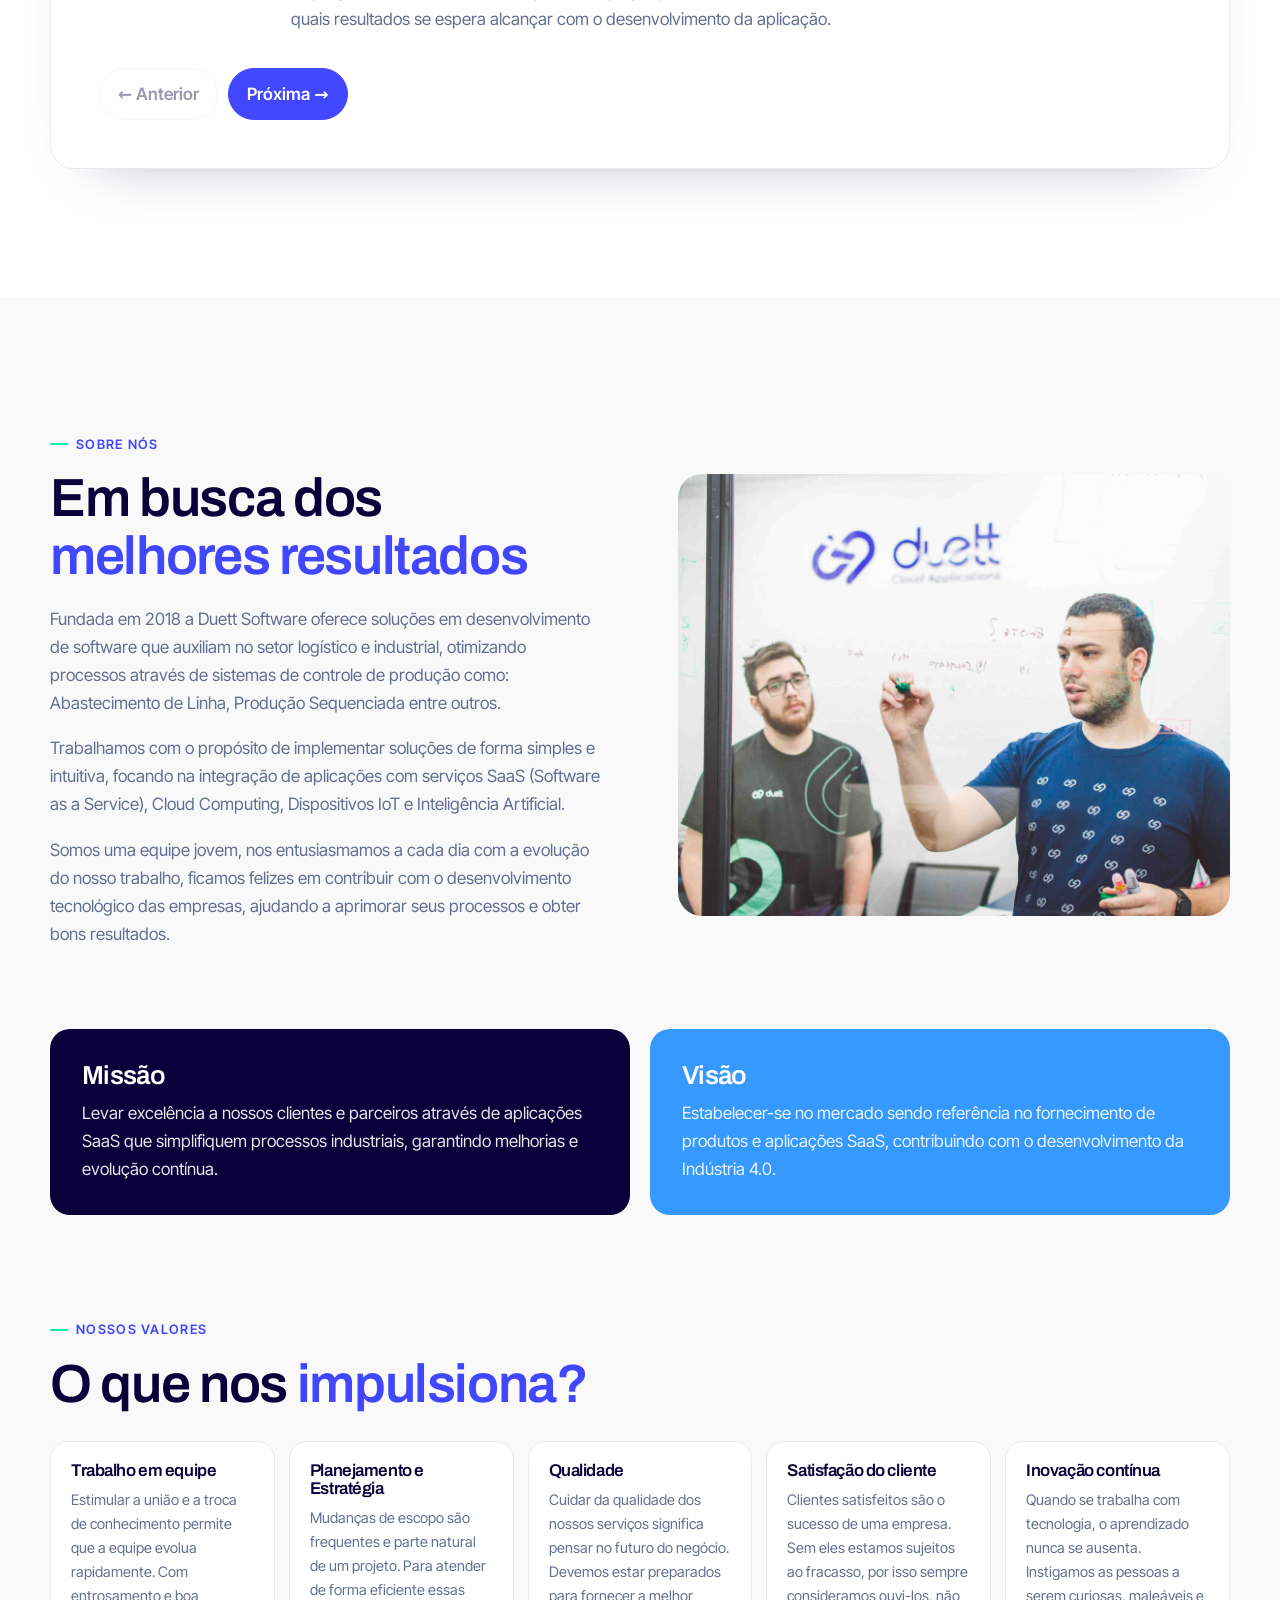
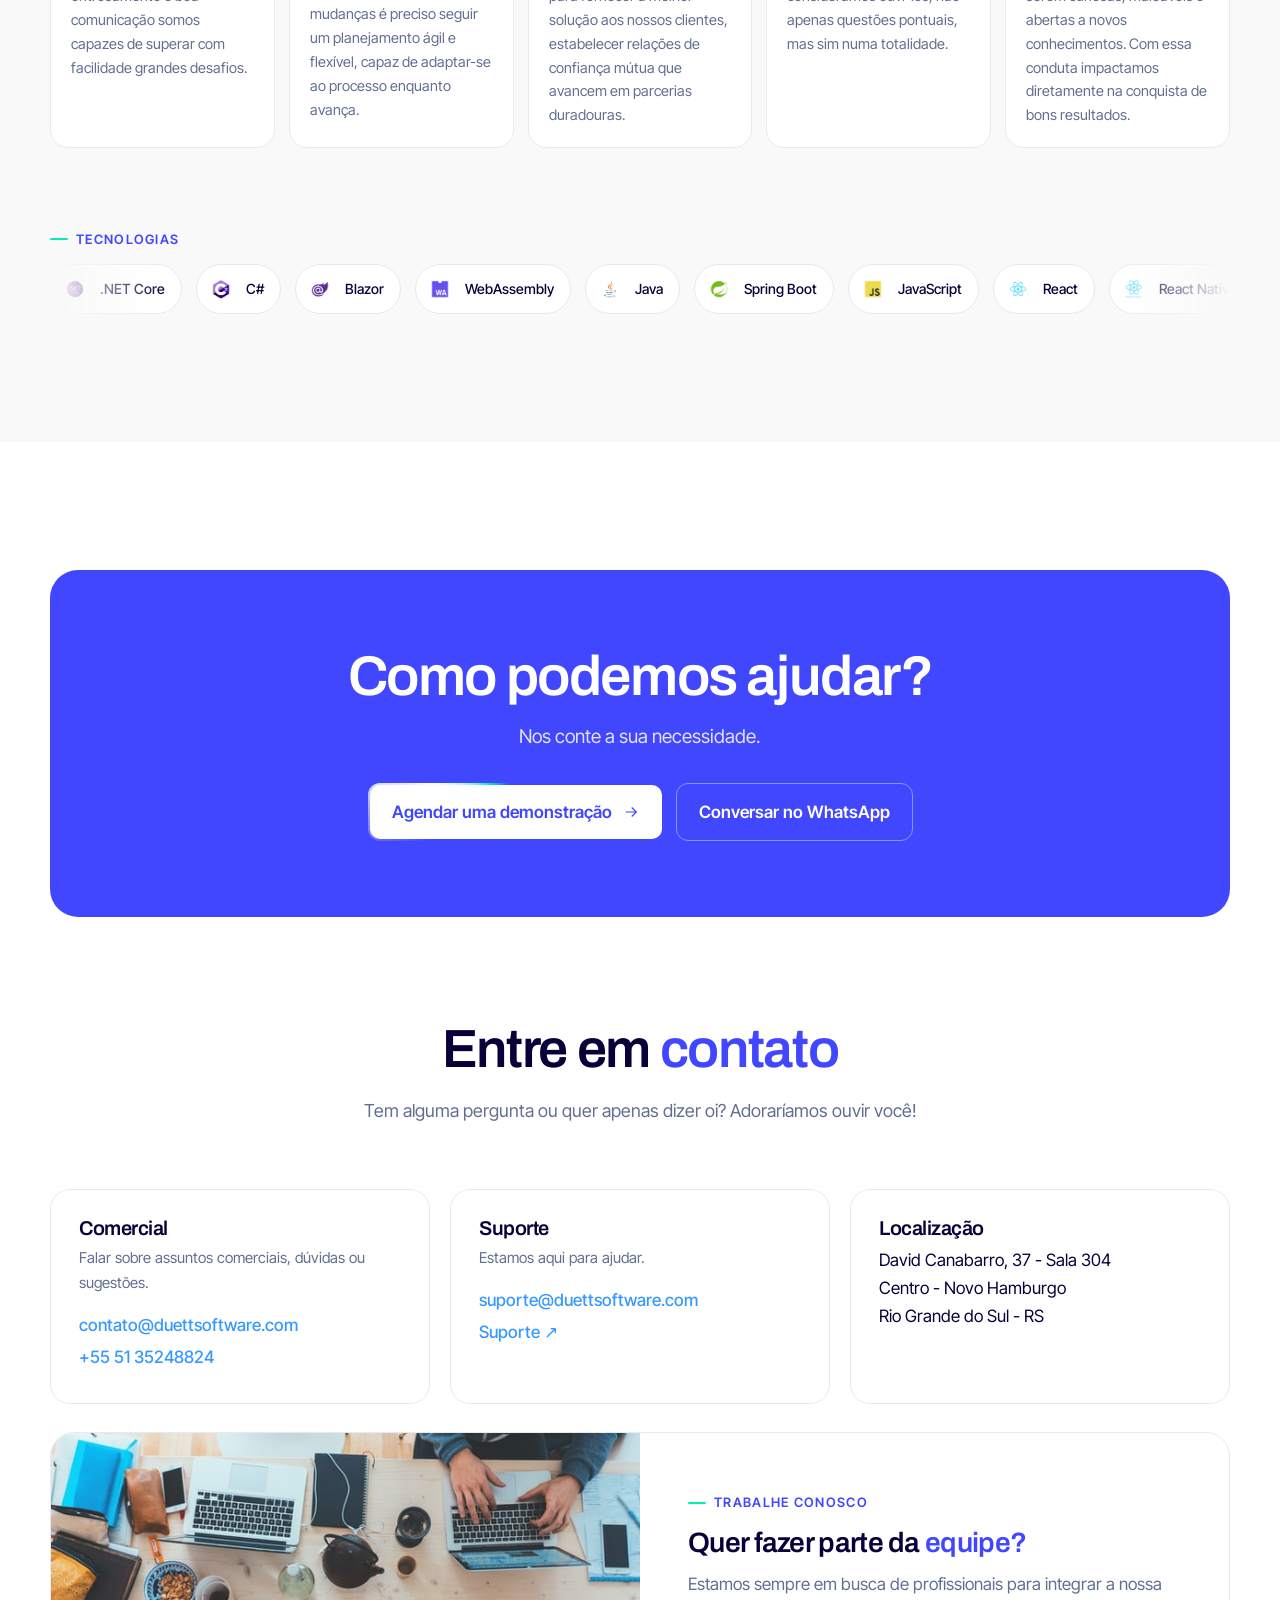
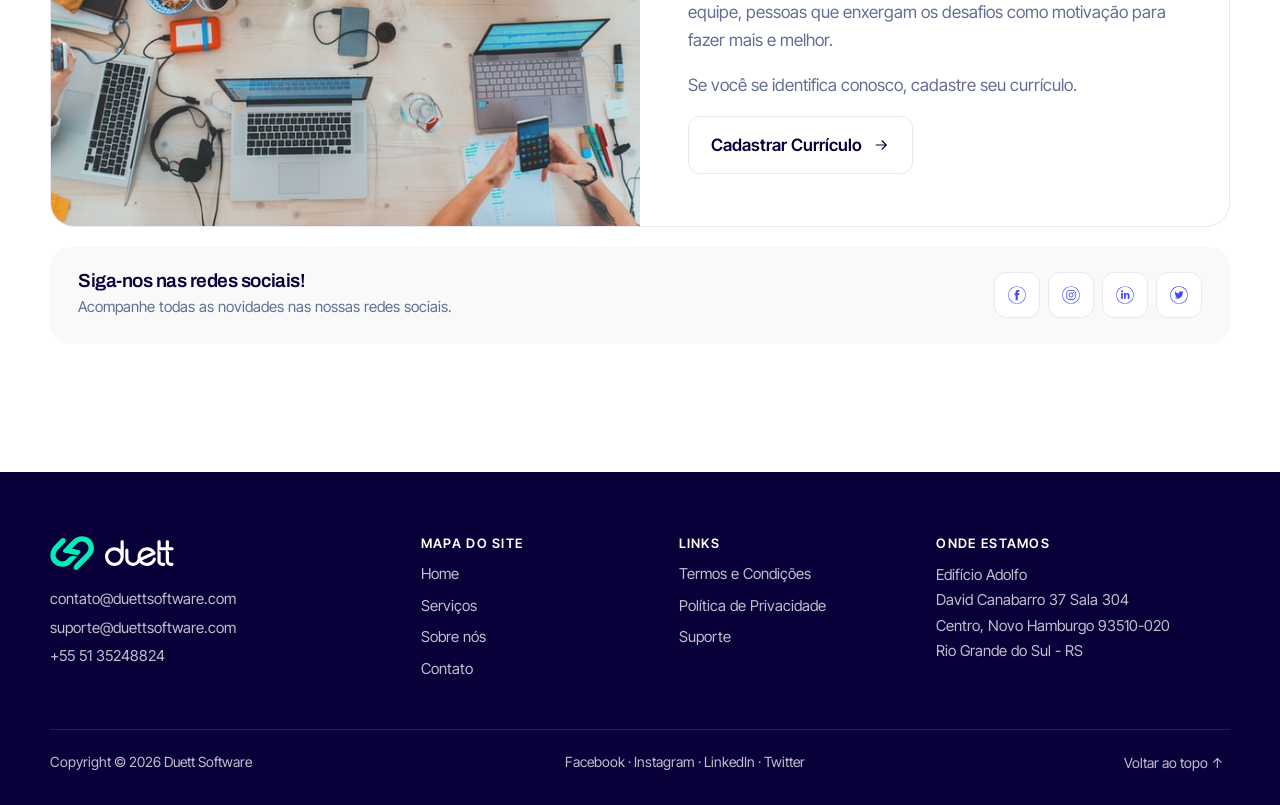
<file: claro/index.html>
<!doctype html>
<html lang="pt-BR">
<head>
  <meta charset="utf-8">
  <meta name="viewport" content="width=device-width, initial-scale=1, viewport-fit=cover">
  <title>Duett Software</title>
  <meta name="description" content="Soluções em tecnologia para processos logísticos e industriais.">
  <meta name="theme-color" content="#ffffff">
  <link rel="icon" href="../assets/img/favicon.png">
  <link rel="stylesheet" href="../assets/fonts/fonts.css">
  <link rel="stylesheet" href="../assets/shared/fx.css">
  <link rel="stylesheet" href="style.css">
  <link rel="preload" as="image" href="../assets/img/home/home-banner-main.jpg">
</head>
<body>
  <a class="skip" href="#main">Pular para o conteúdo</a>
  <div id="app"></div>
  <noscript><p style="padding:40px">Ative o JavaScript para ver o site. Contato: contato@duettsoftware.com · +55 51 35248824</p></noscript>

  <script src="../assets/shared/content.js"></script>
  <script src="../assets/shared/logo.js"></script>
  <script src="../assets/shared/kit.js"></script>
  <script src="../assets/shared/fx.js"></script>
  <script src="../assets/shared/parts.js"></script>
  <script src="main.js"></script>
</body>
</html>
</file>
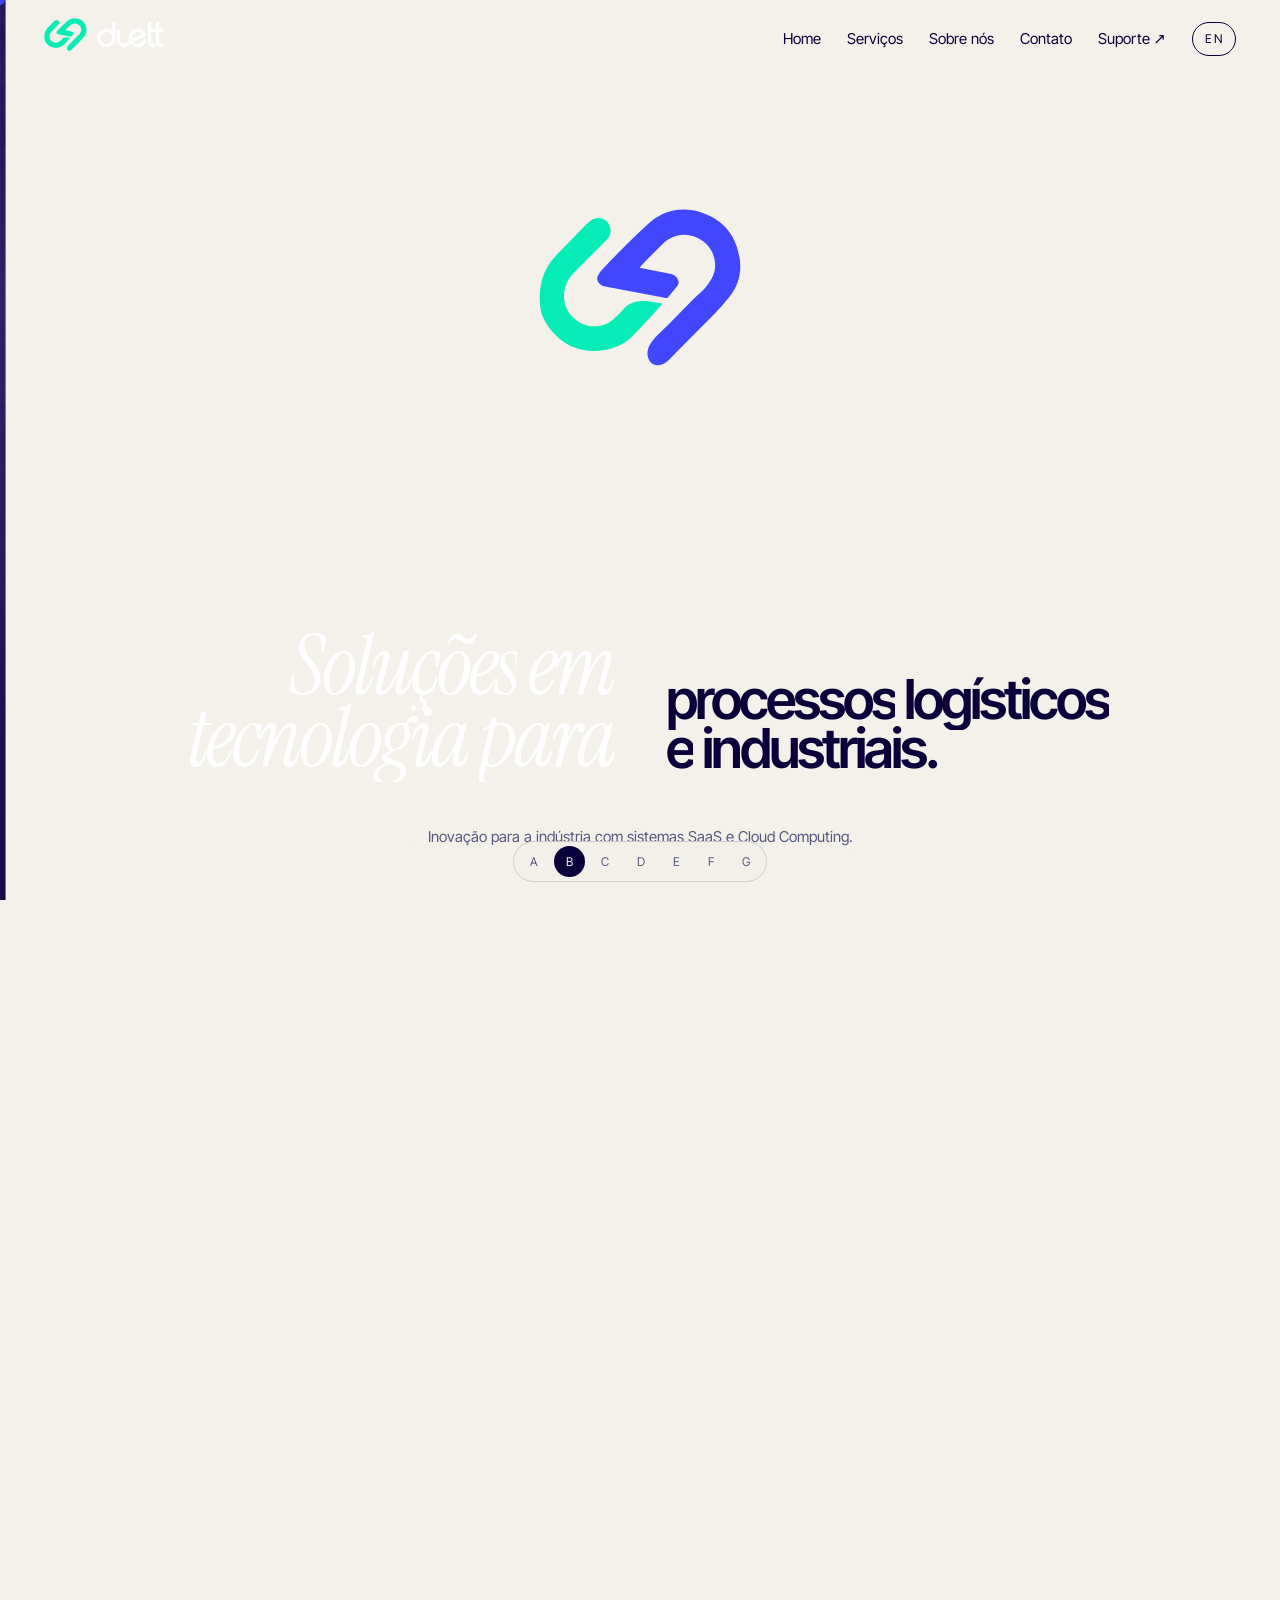
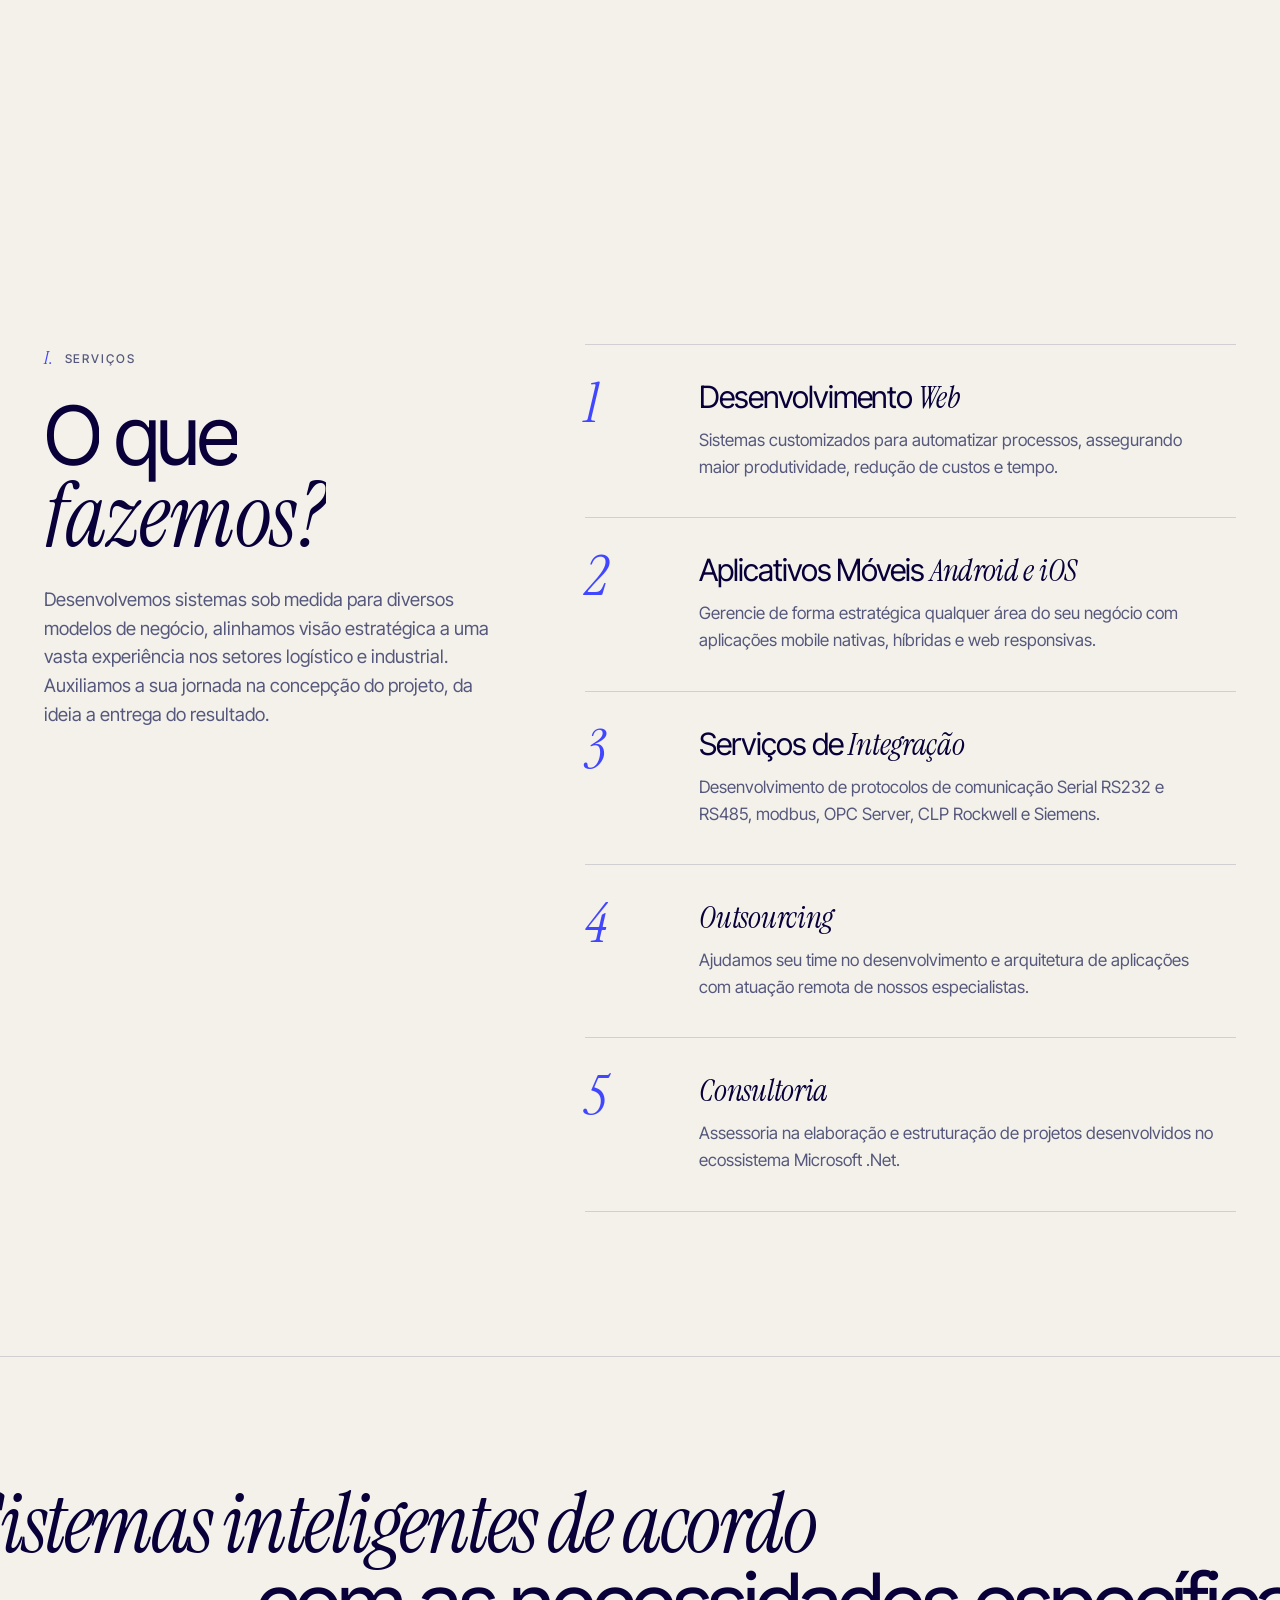
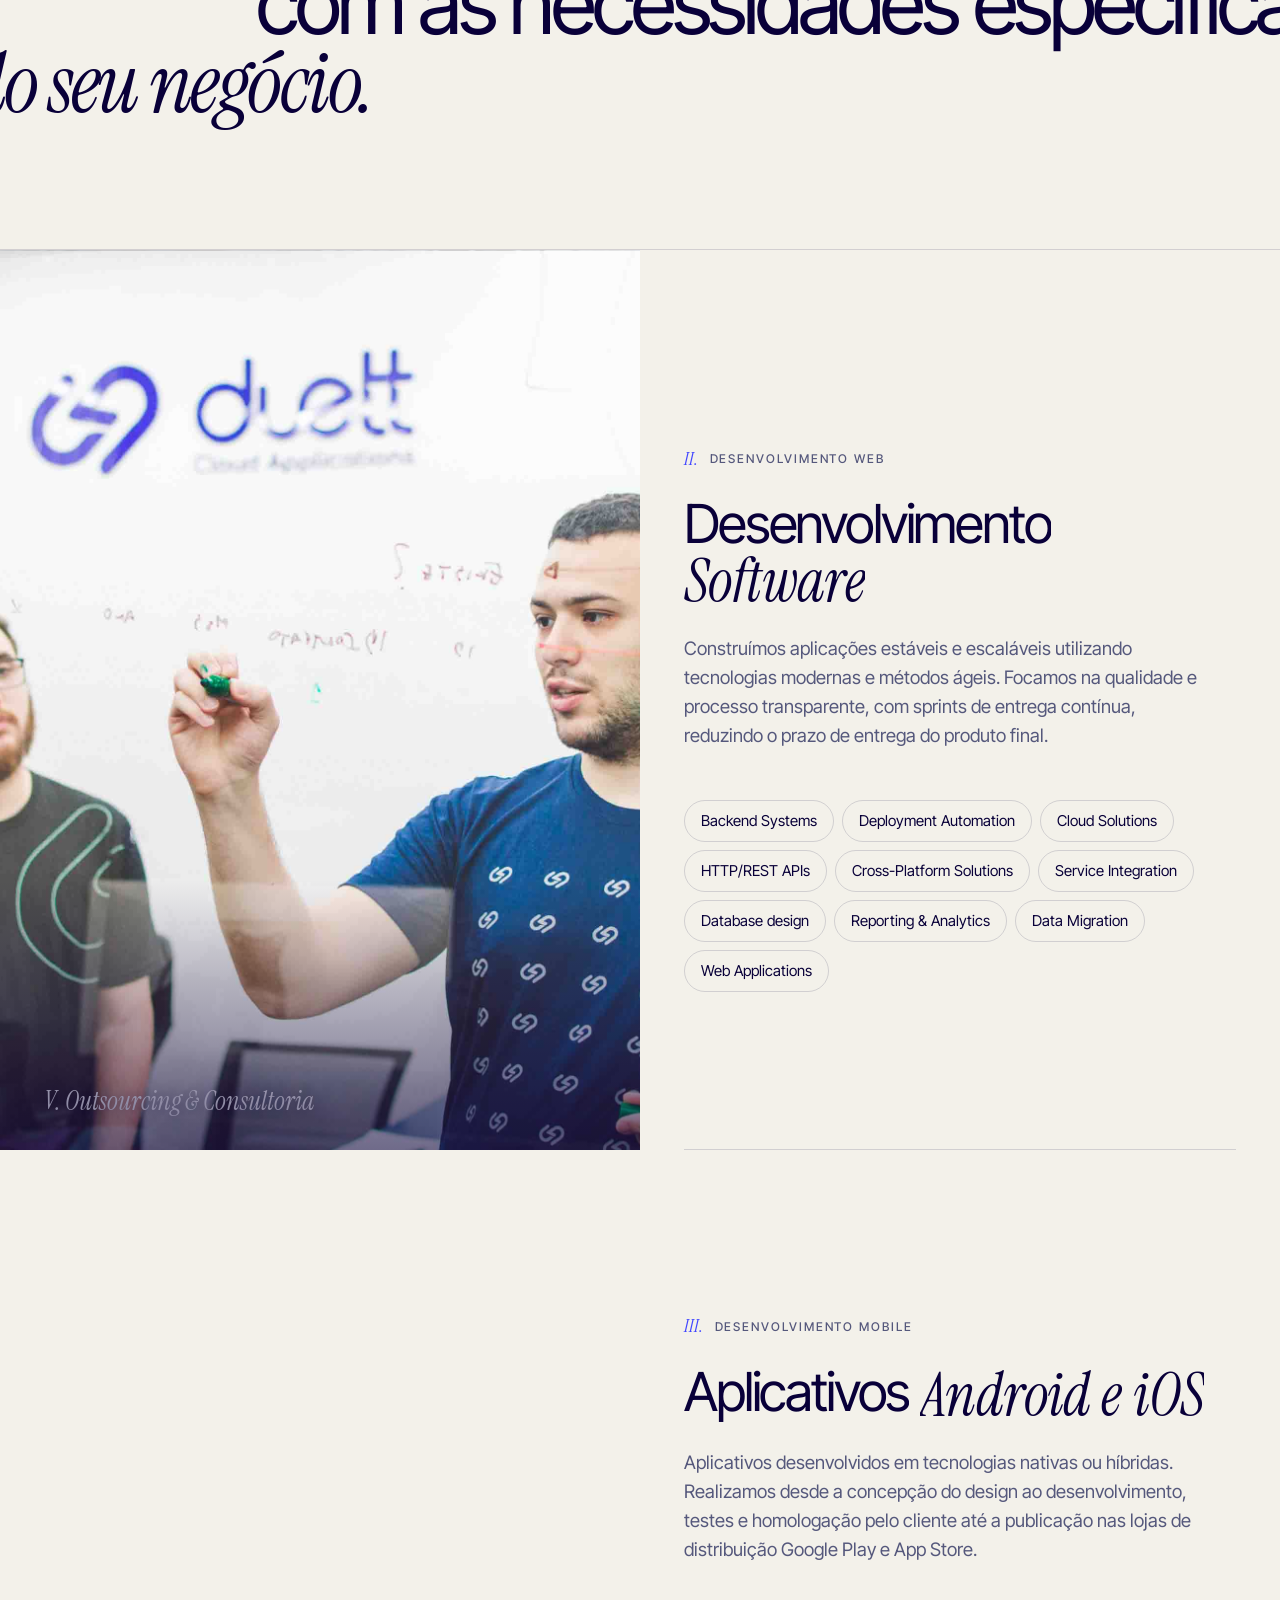
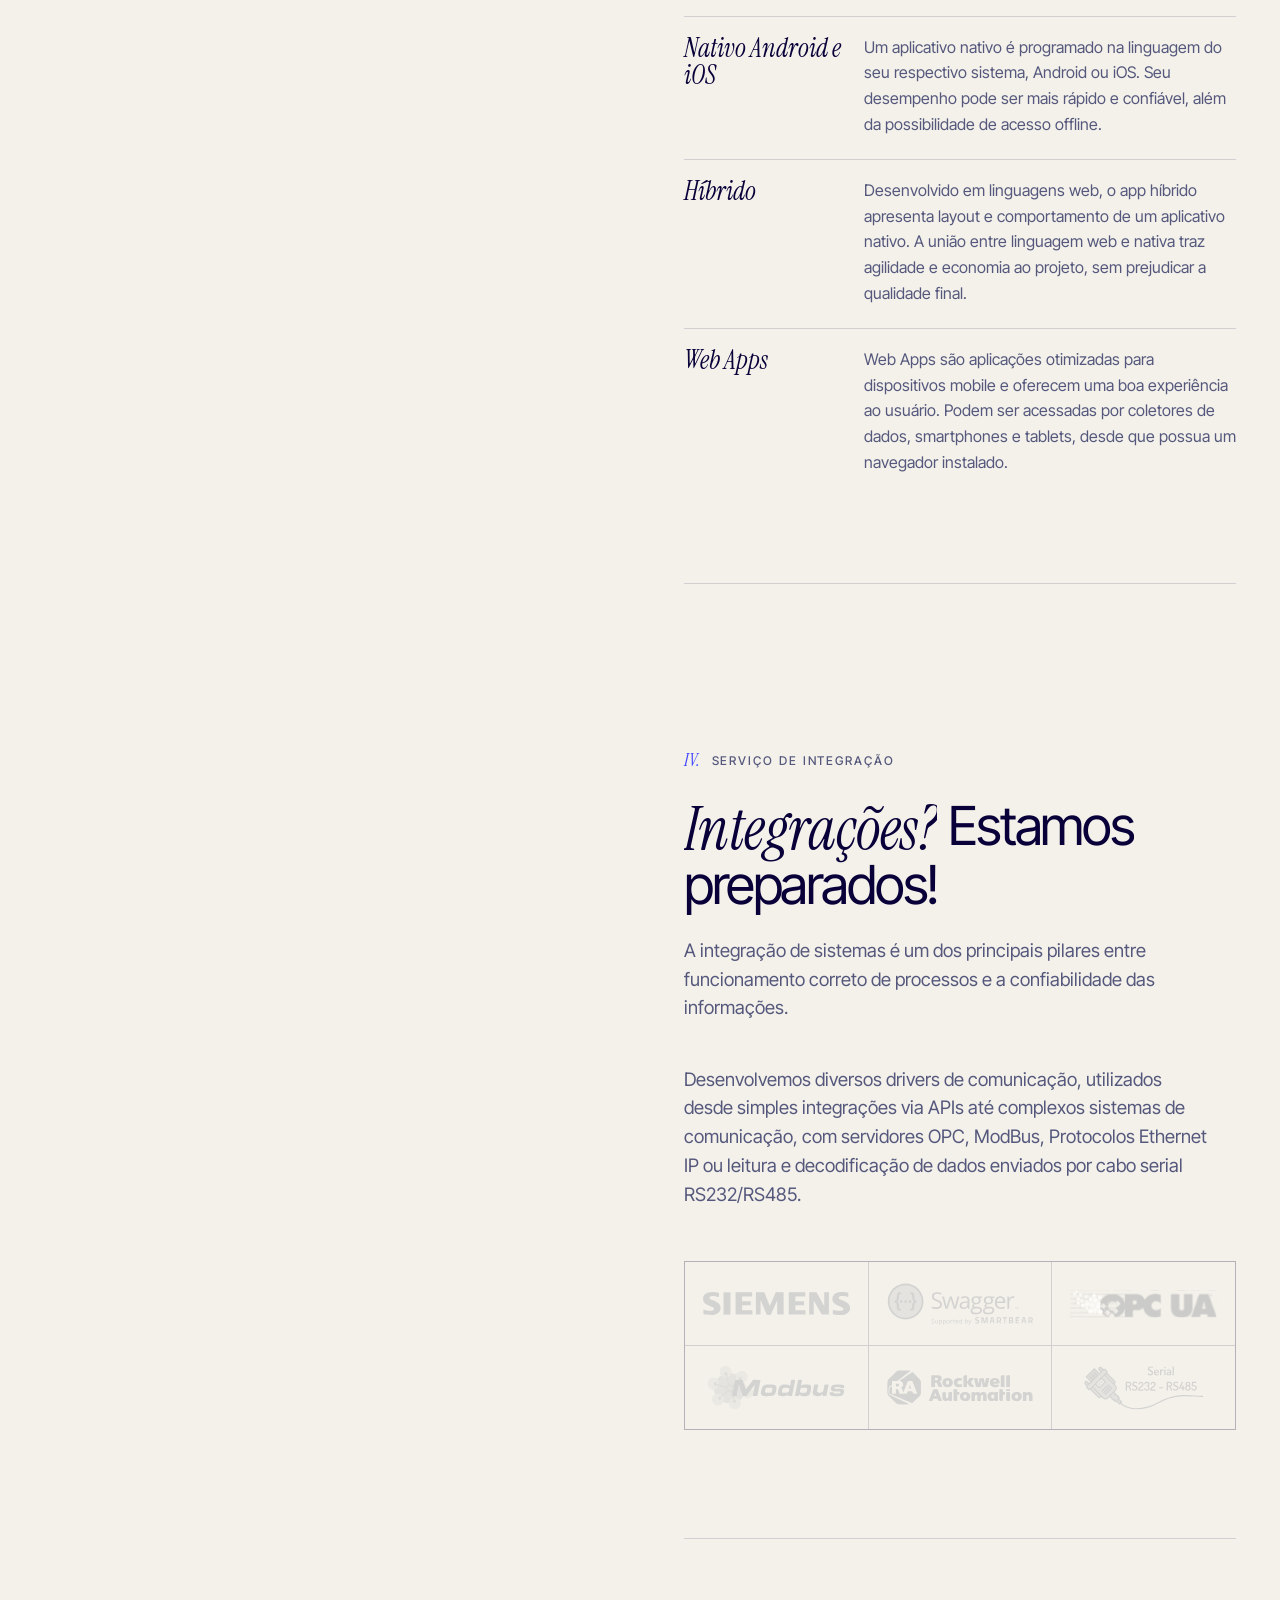
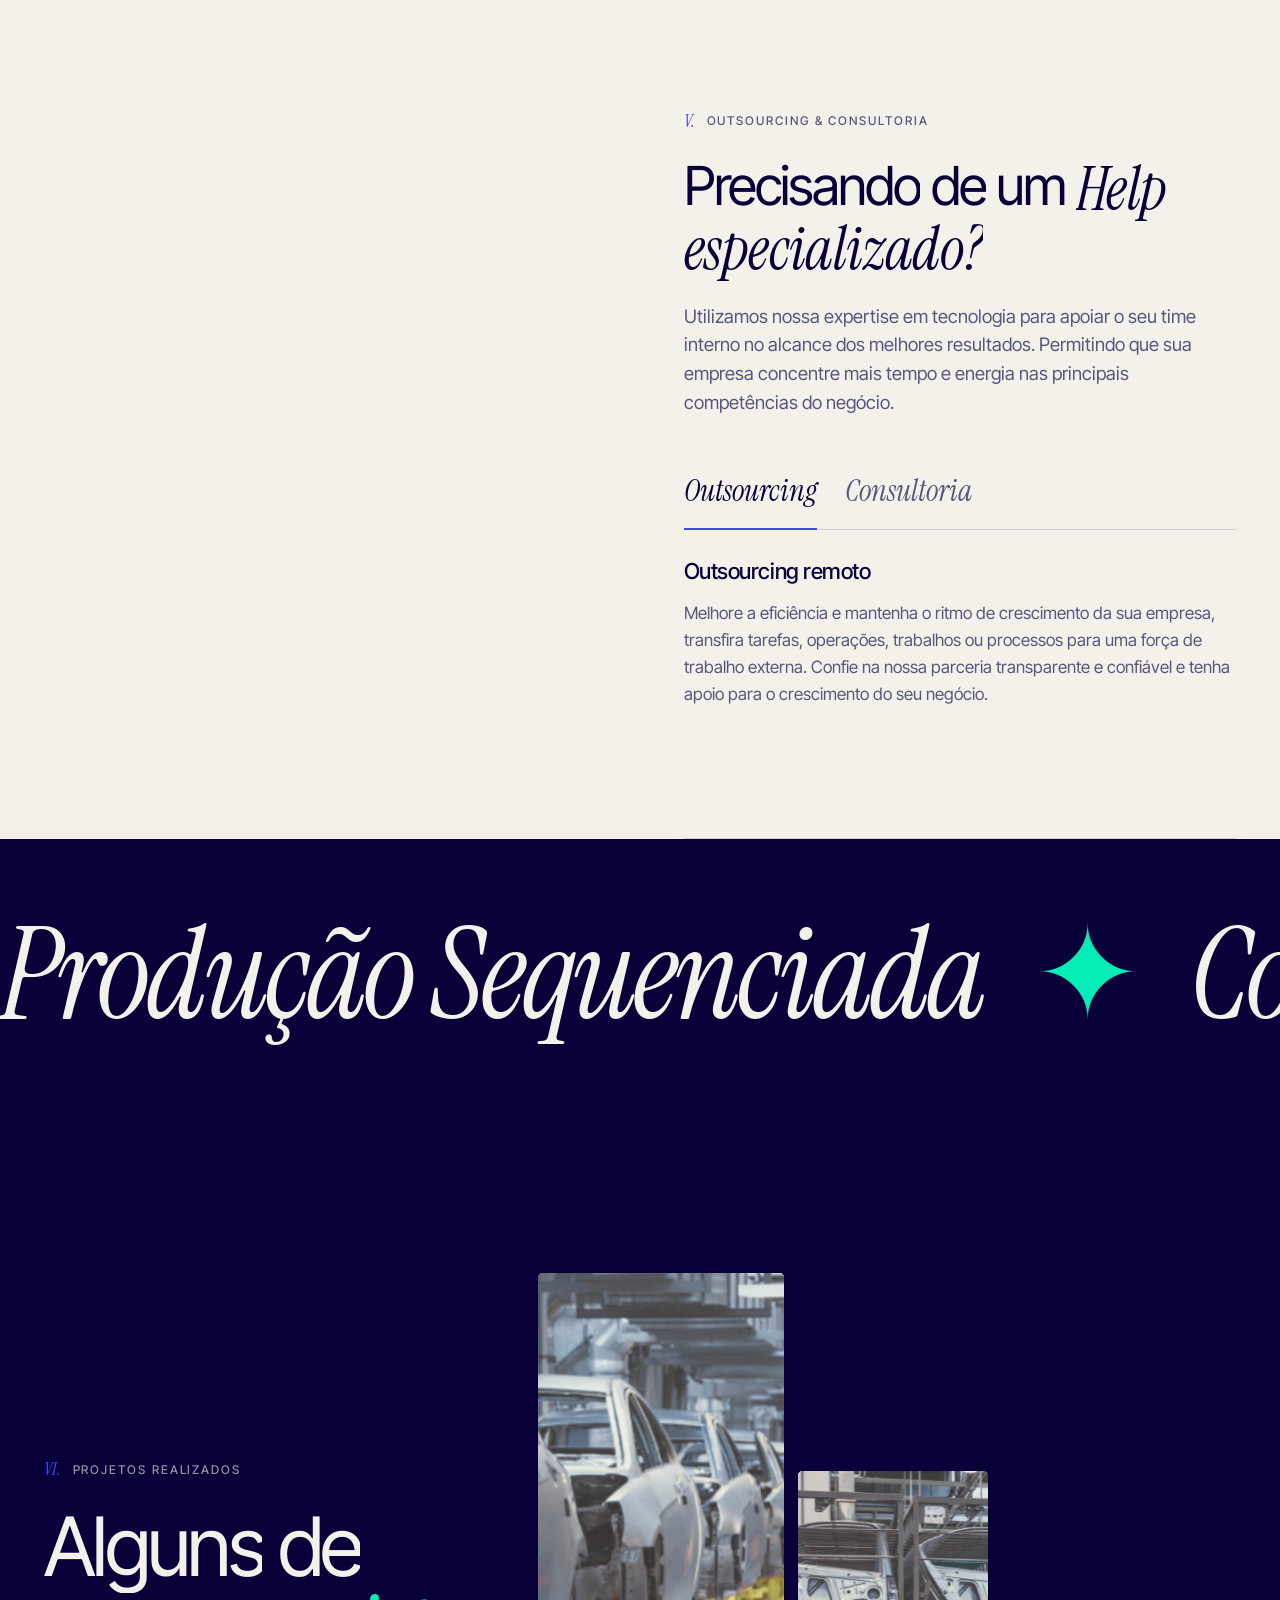
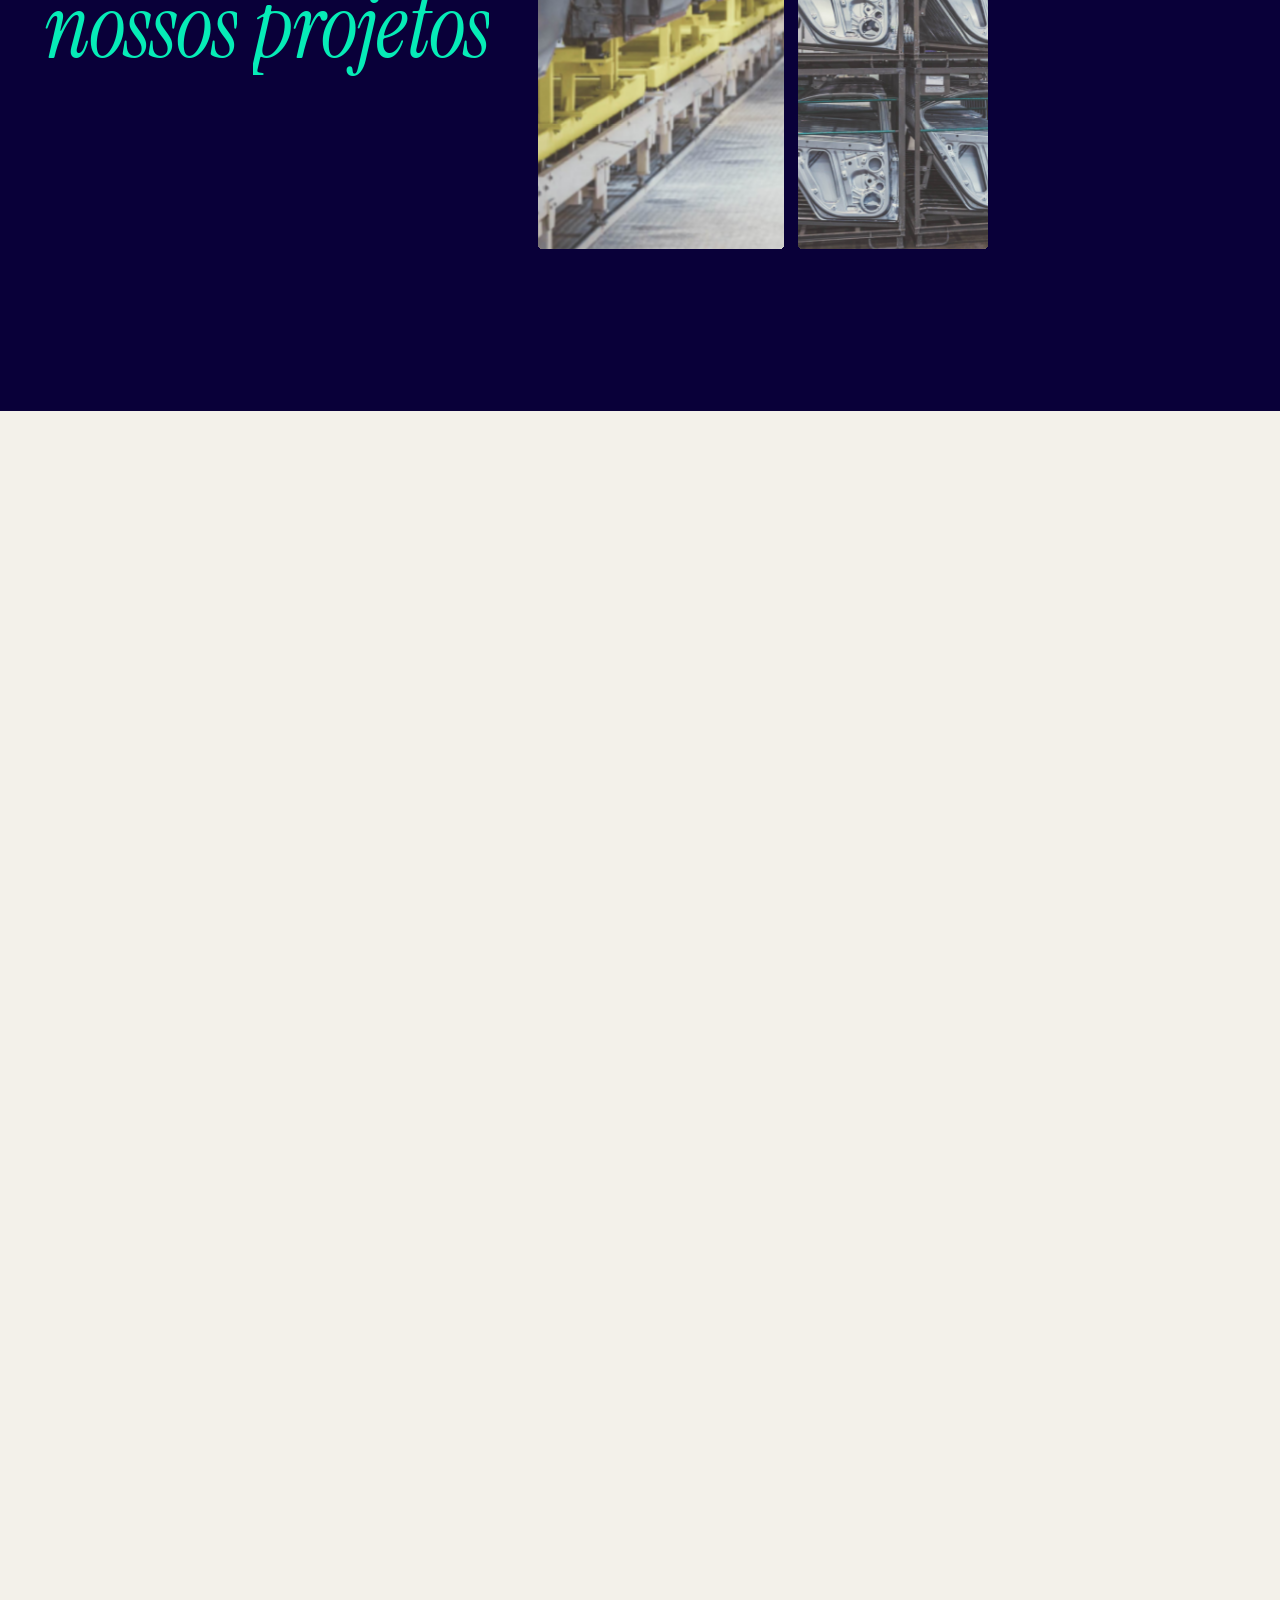
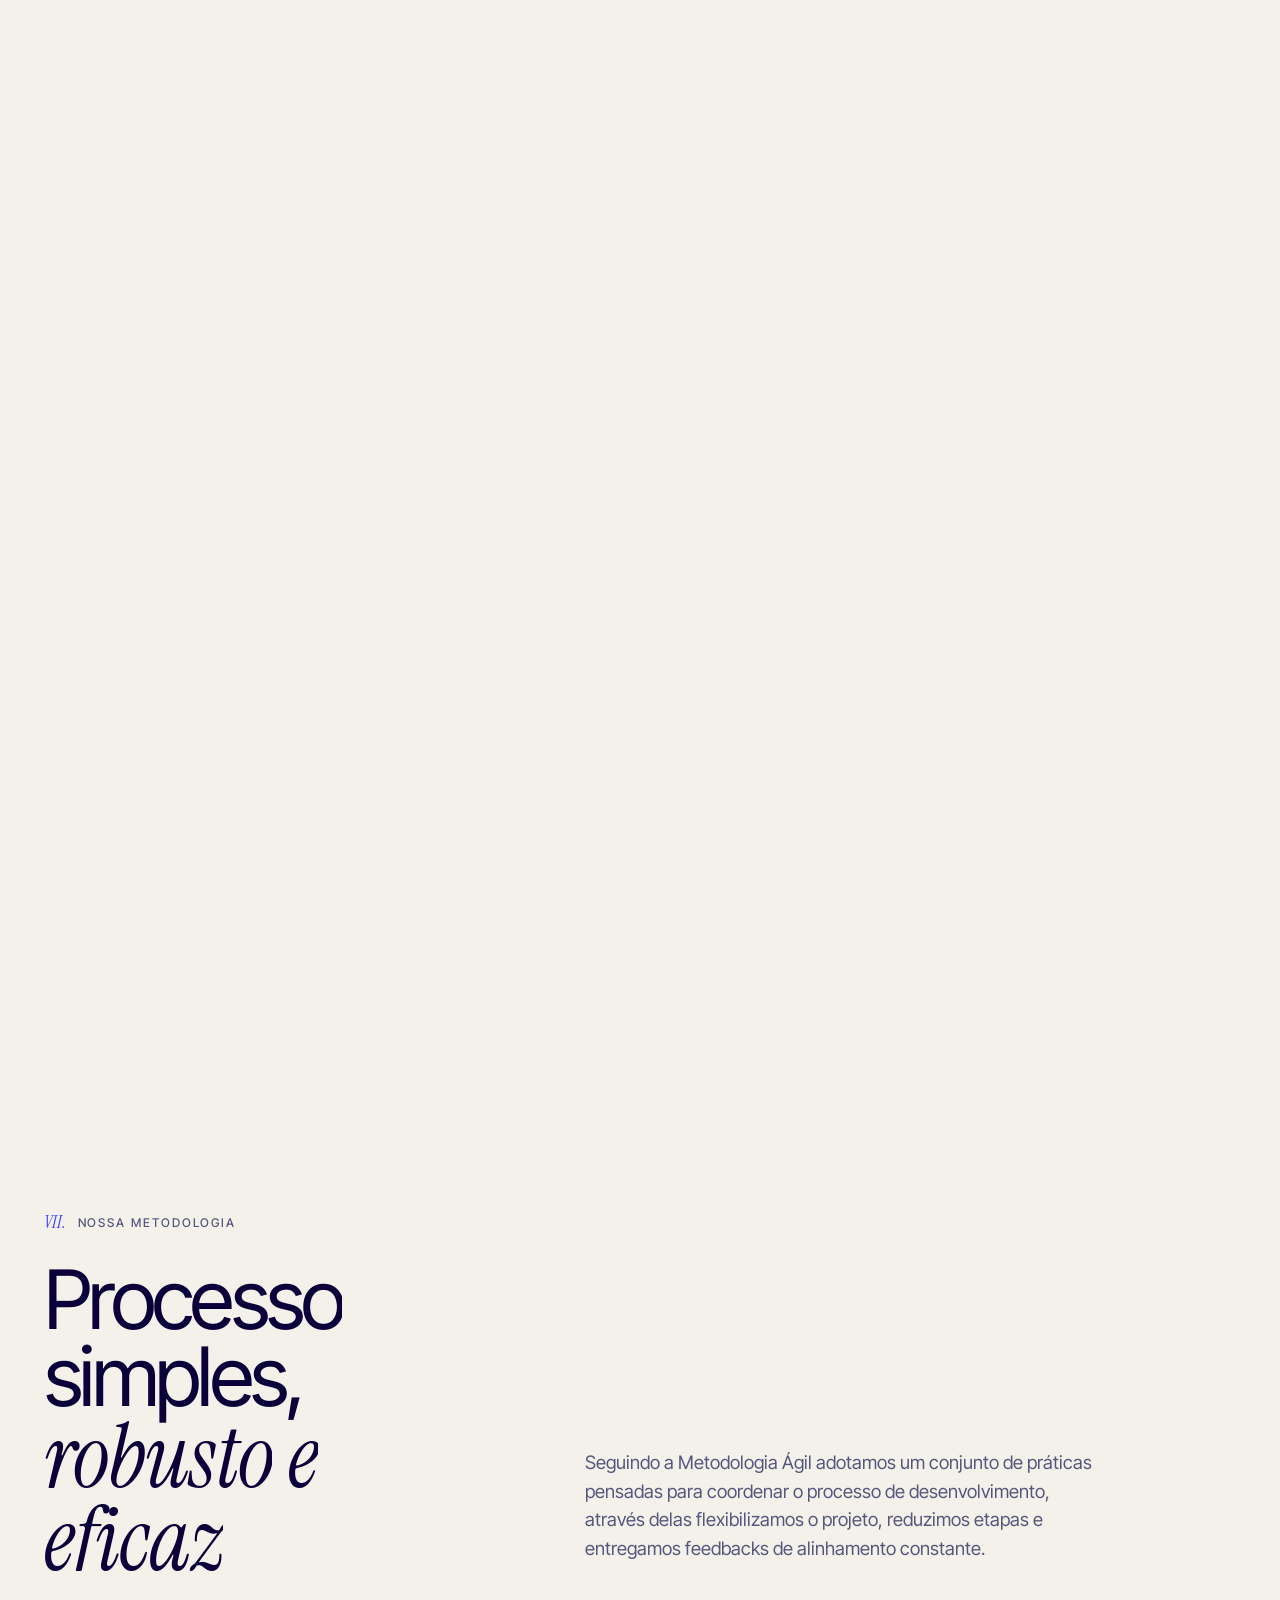
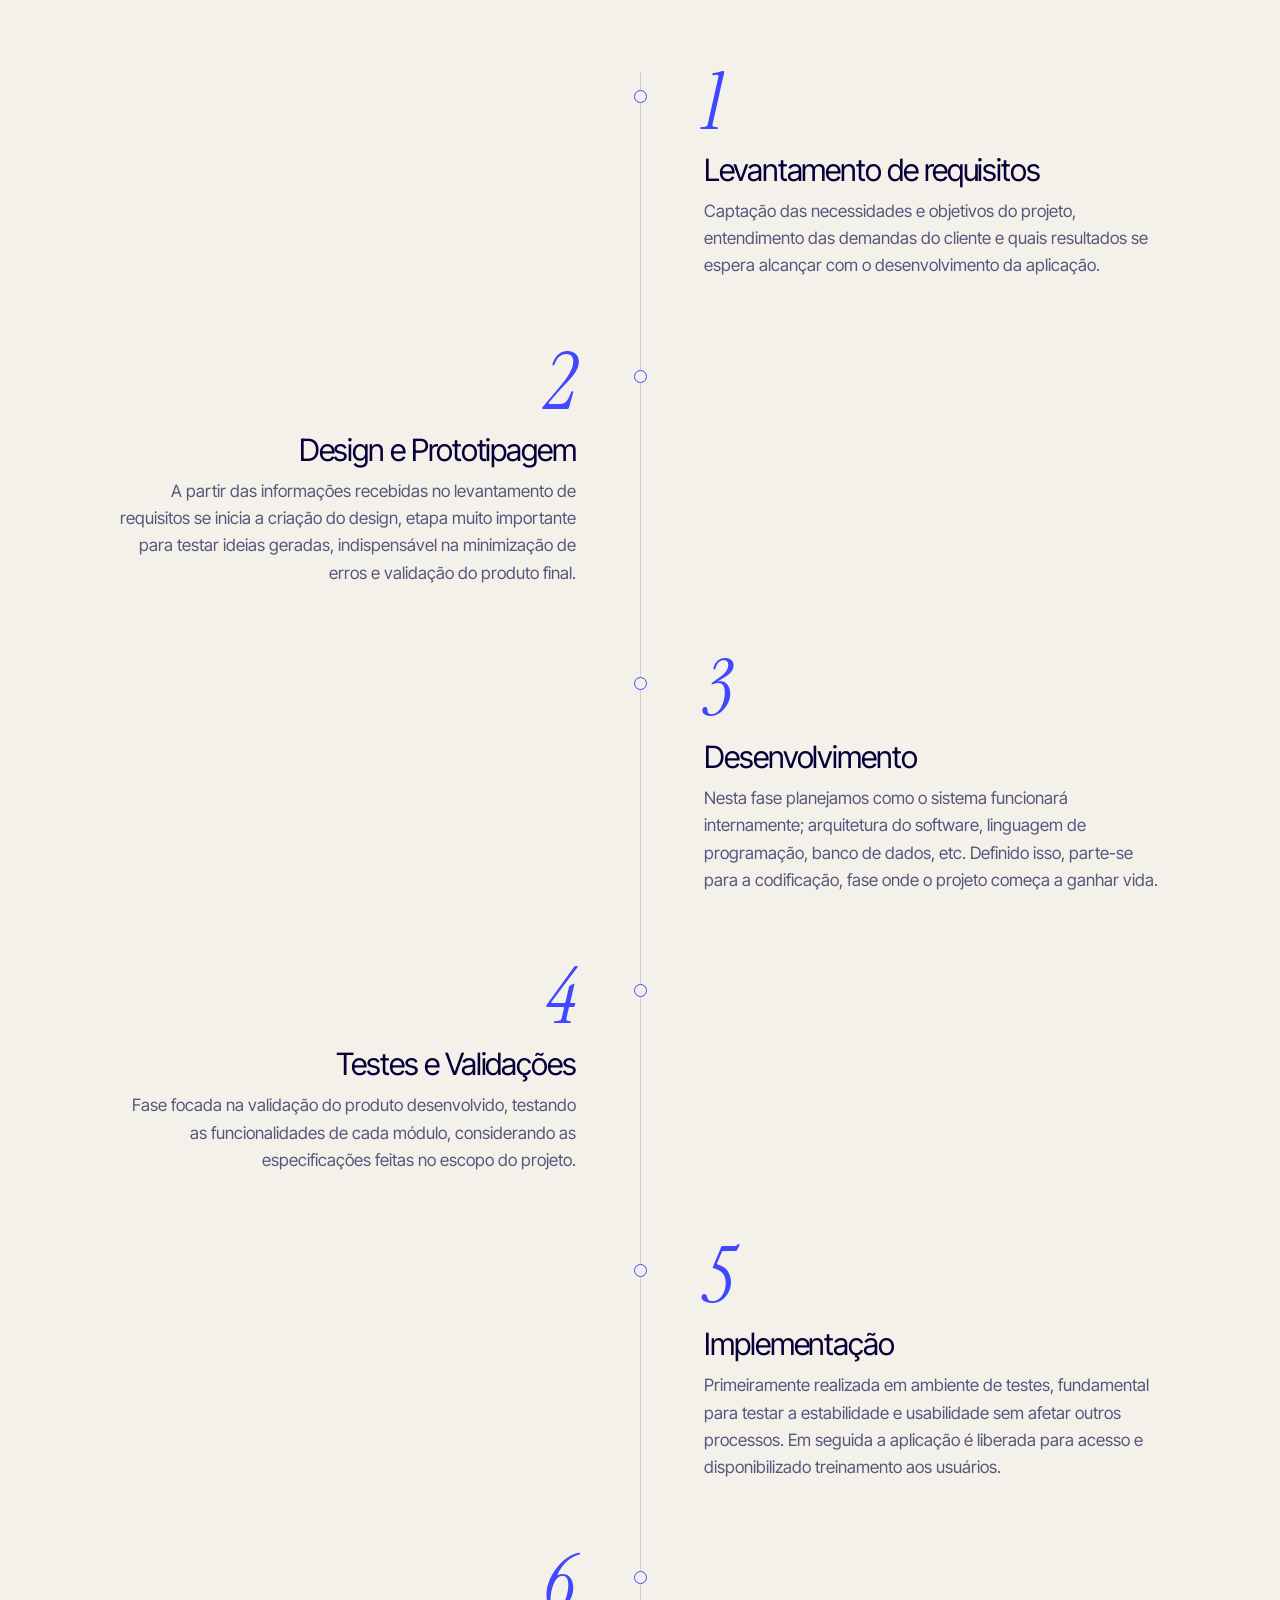
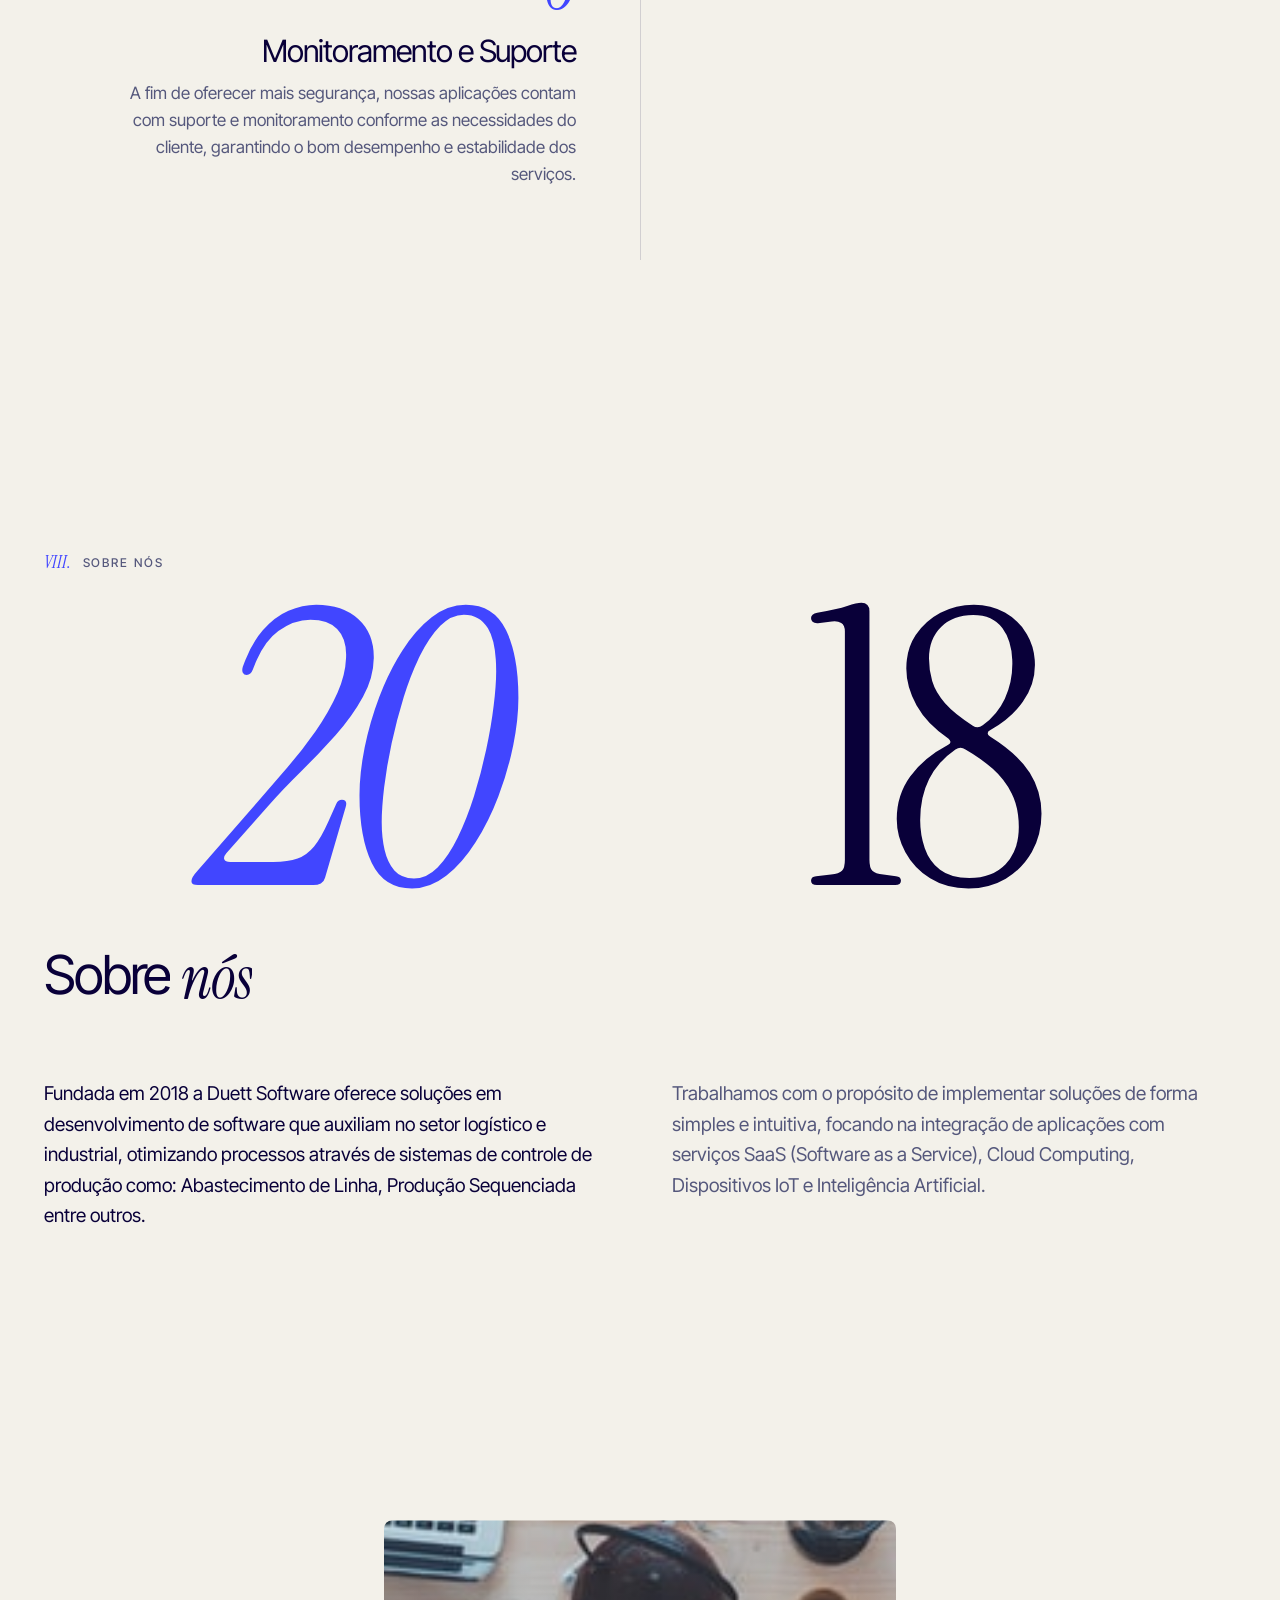
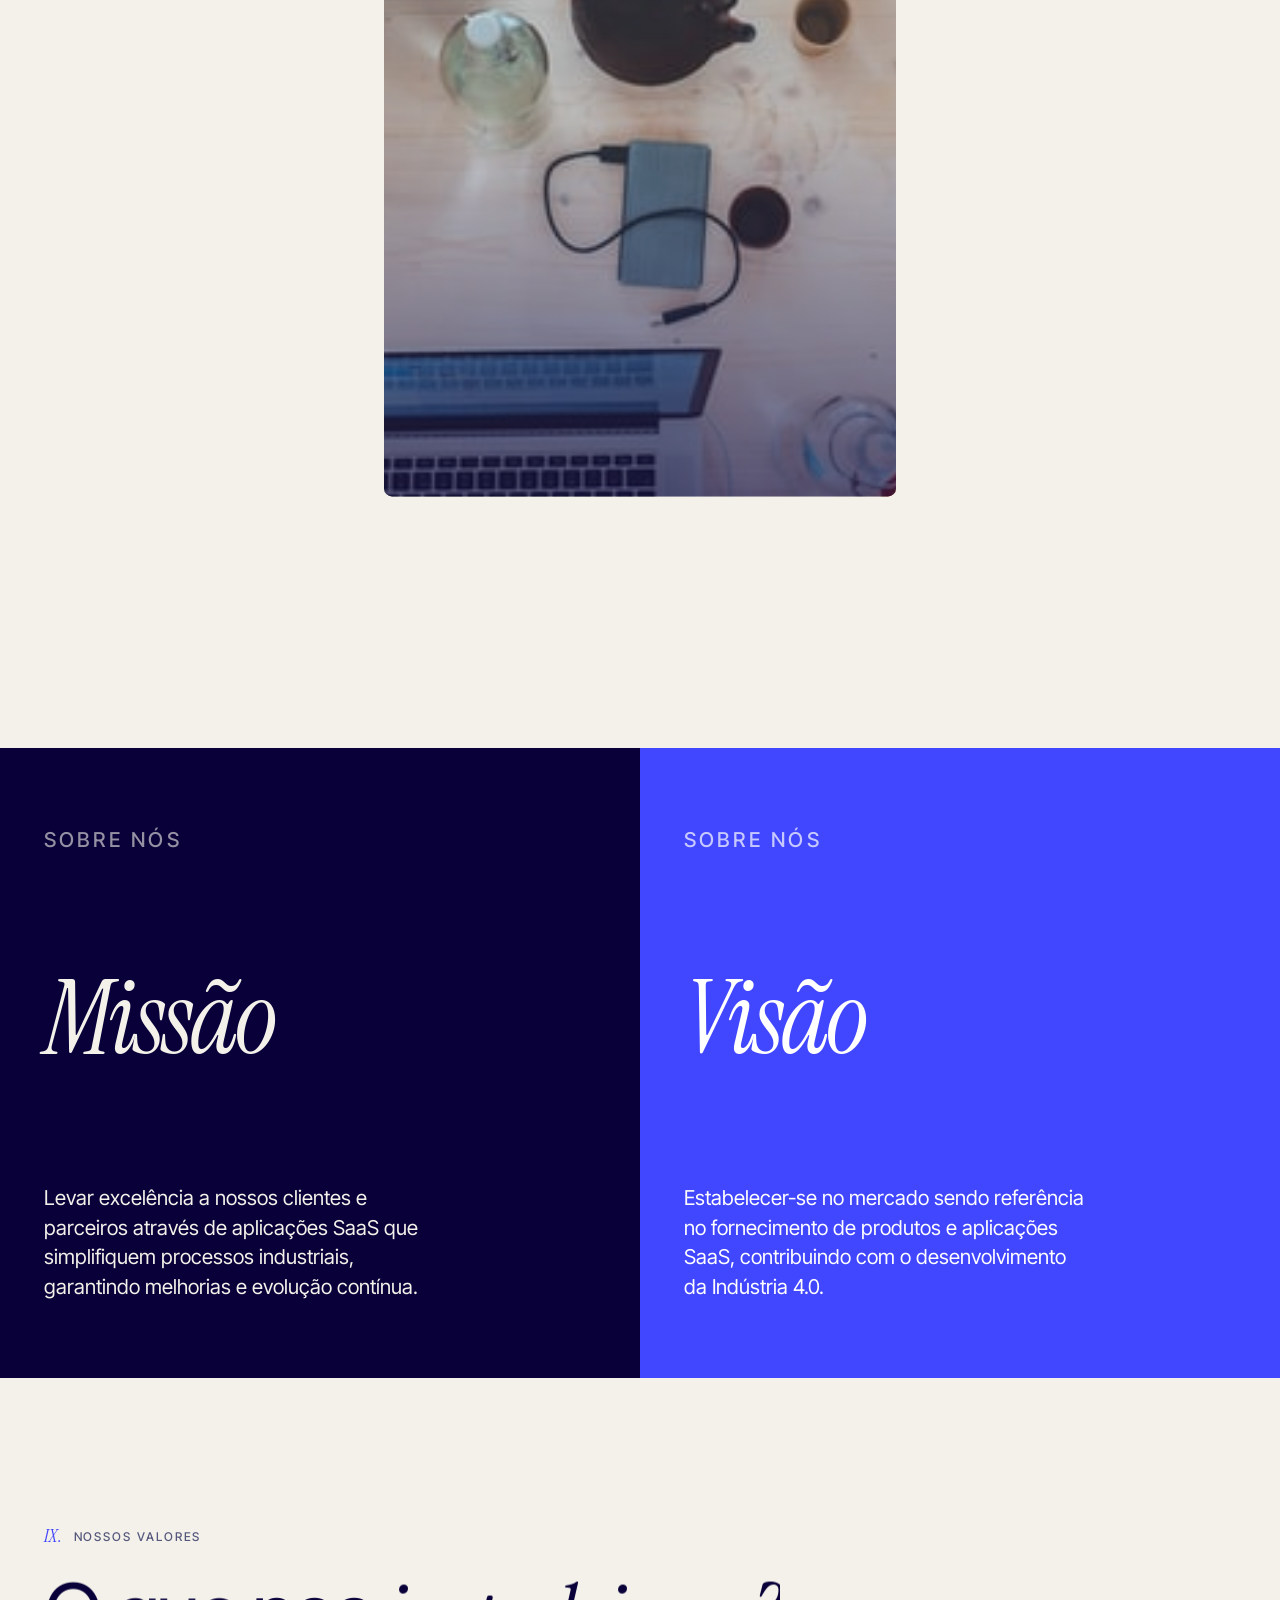
<file: duet/index.html>
<!doctype html>
<html lang="pt-BR">
<head>
  <meta charset="utf-8">
  <meta name="viewport" content="width=device-width, initial-scale=1, viewport-fit=cover">
  <title>Duett Software</title>
  <meta name="description" content="Soluções em tecnologia para processos logísticos e industriais.">
  <meta name="theme-color" content="#f3f1ea">
  <link rel="icon" href="../assets/img/favicon.png">
  <link rel="stylesheet" href="../assets/fonts/fonts.css">
  <link rel="stylesheet" href="../assets/vendor/lenis.css">
  <link rel="stylesheet" href="style.css">
  <link rel="preload" as="image" href="../assets/img/home/home-banner-main.jpg">
</head>
<body>
  <a class="skip" href="#main">Pular para o conteúdo</a>
  <div id="app"></div>
  <noscript><p style="padding:40px">Ative o JavaScript para ver esta experiência. Contato: contato@duettsoftware.com · +55 51 35248824</p></noscript>

  <script src="../assets/shared/content.js"></script>
  <script src="../assets/shared/logo.js"></script>
  <script src="../assets/shared/kit.js"></script>
  <script src="../assets/vendor/gsap.min.js"></script>
  <script src="../assets/vendor/ScrollTrigger.min.js"></script>
  <script src="../assets/vendor/lenis.min.js"></script>
  <script src="main.js"></script>
</body>
</html>
</file>
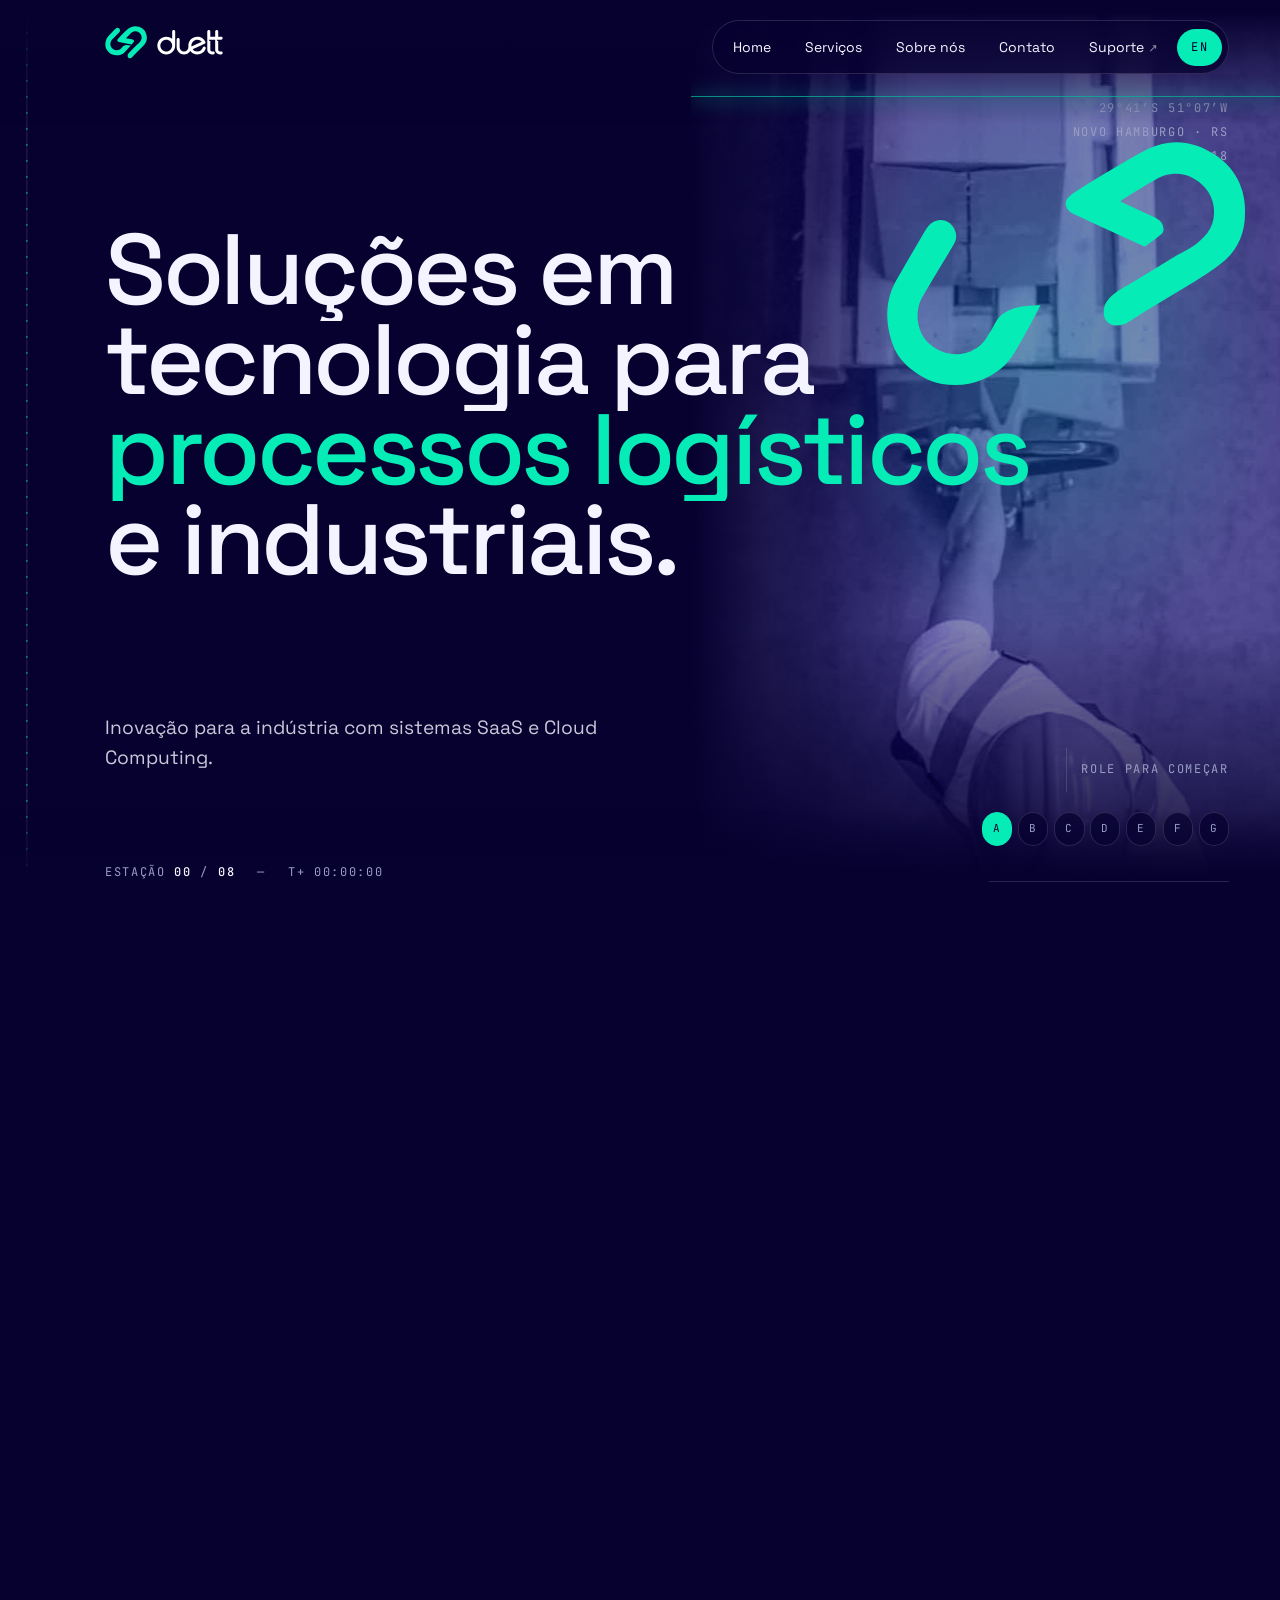
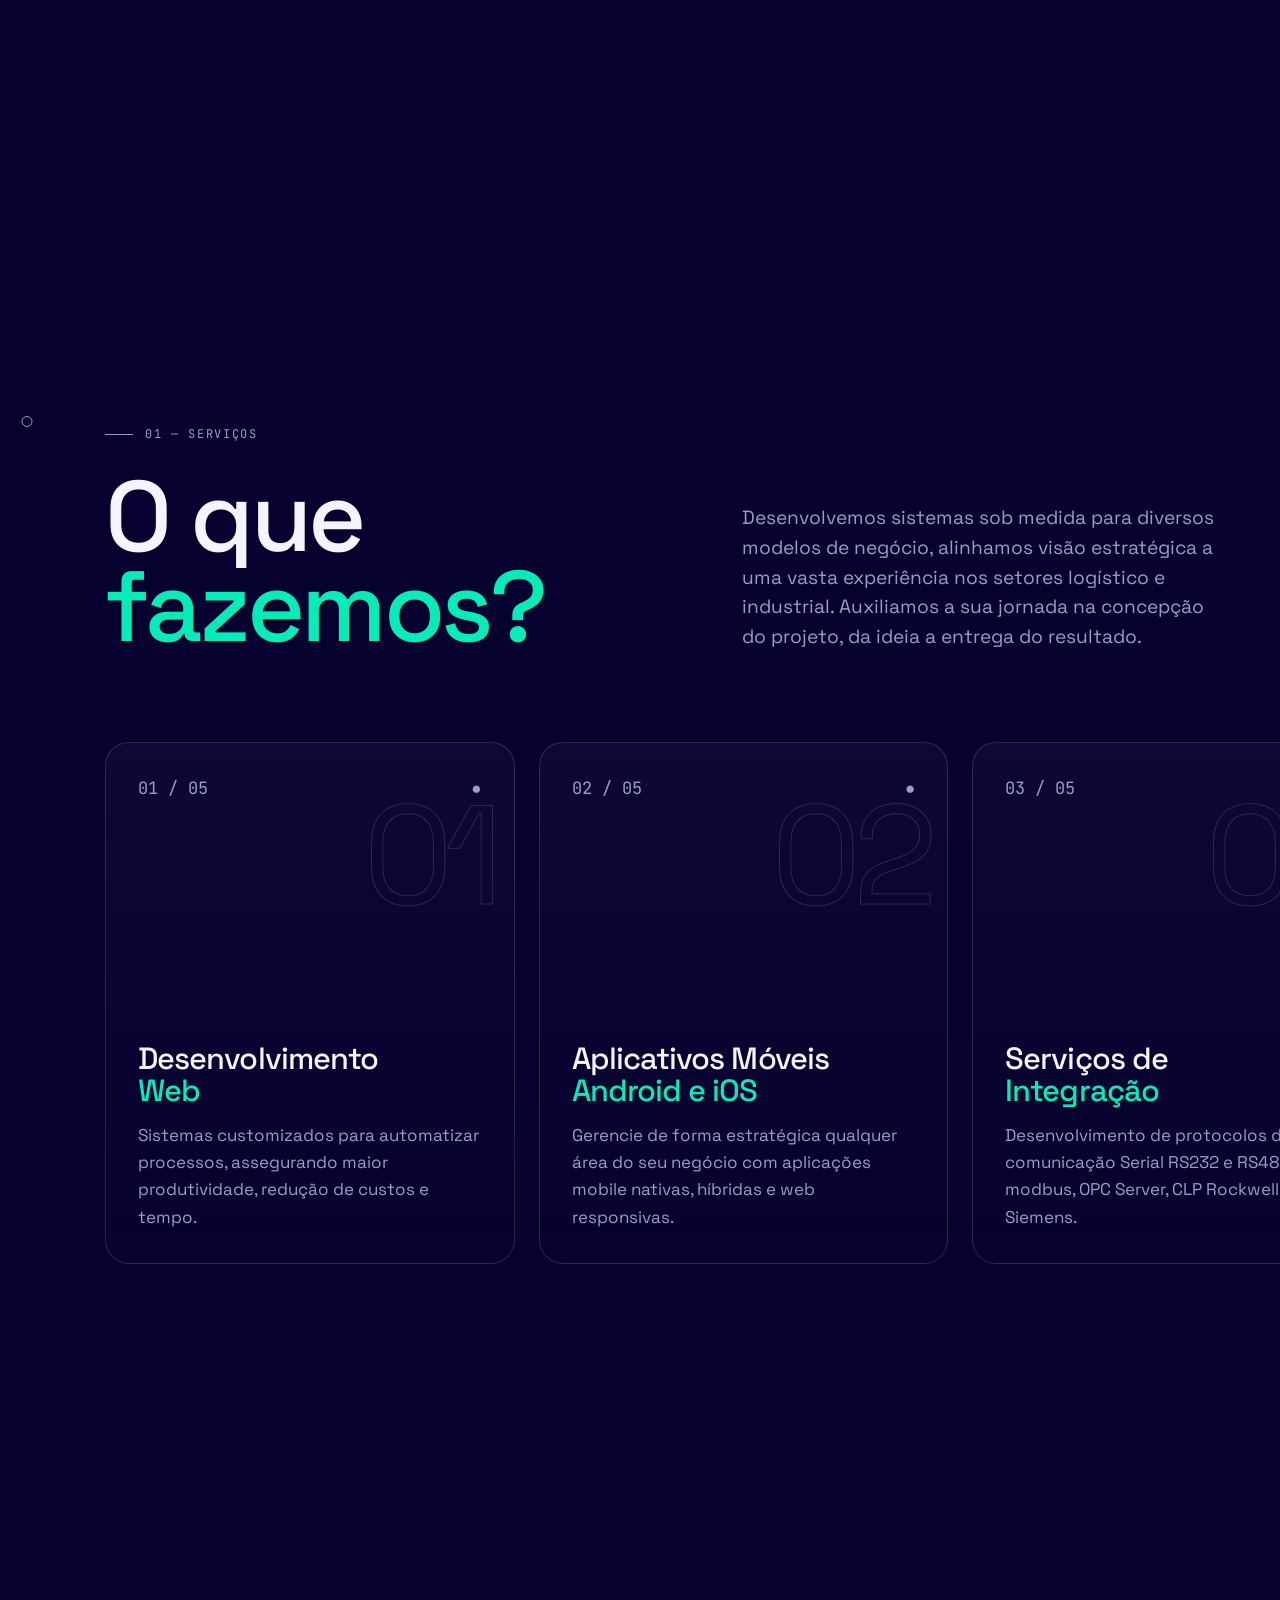
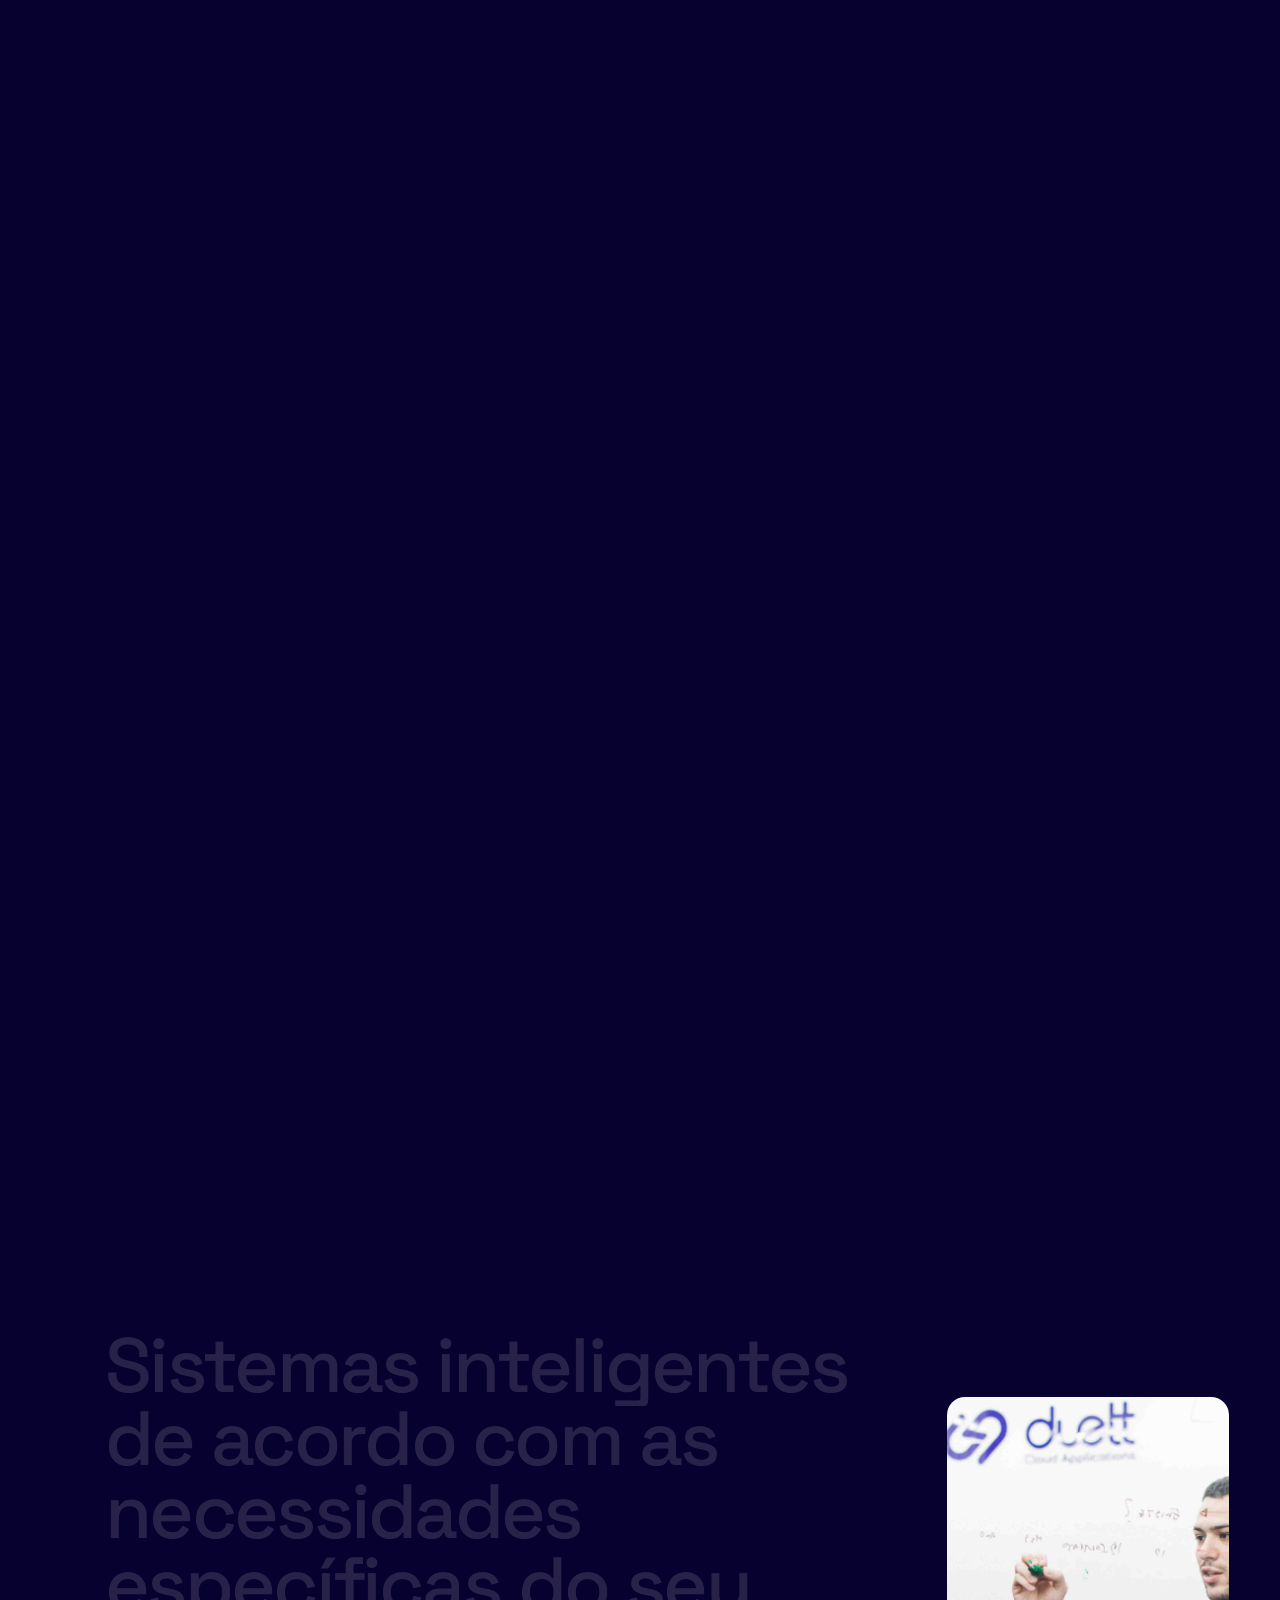
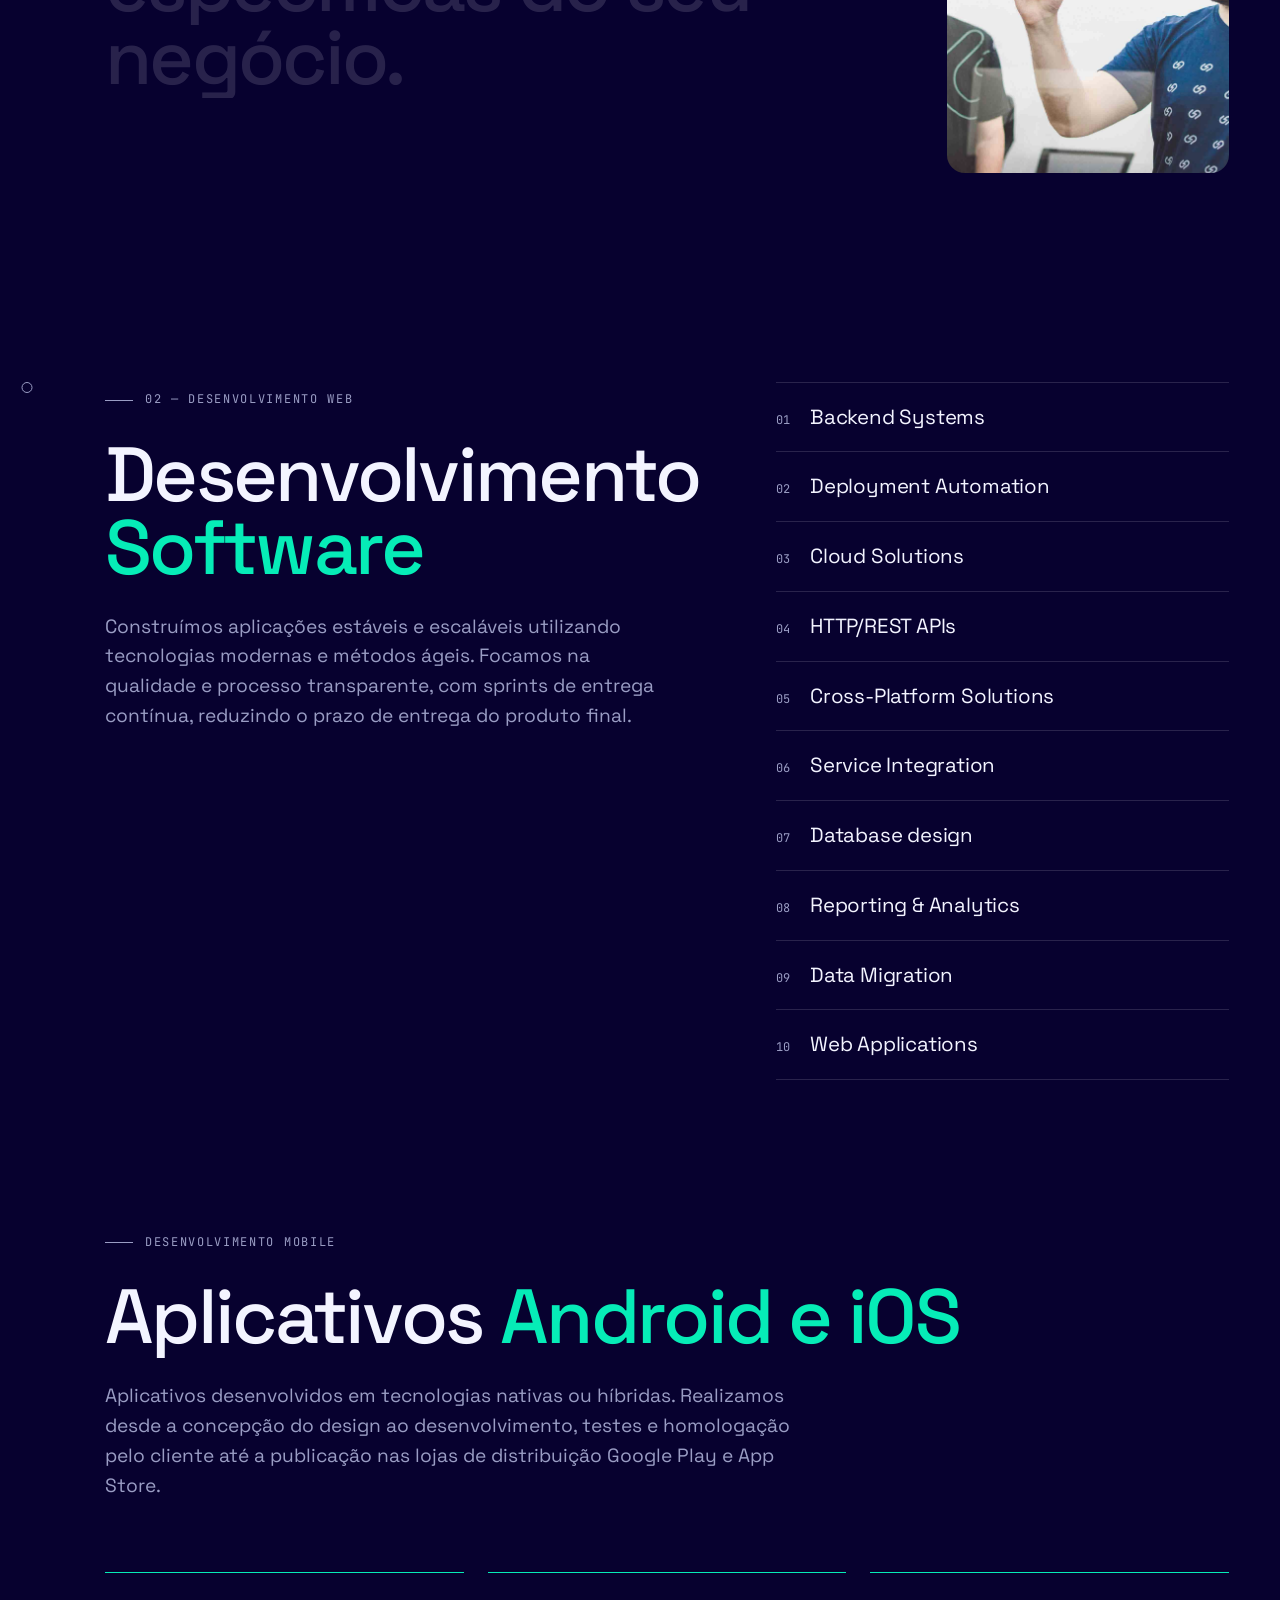
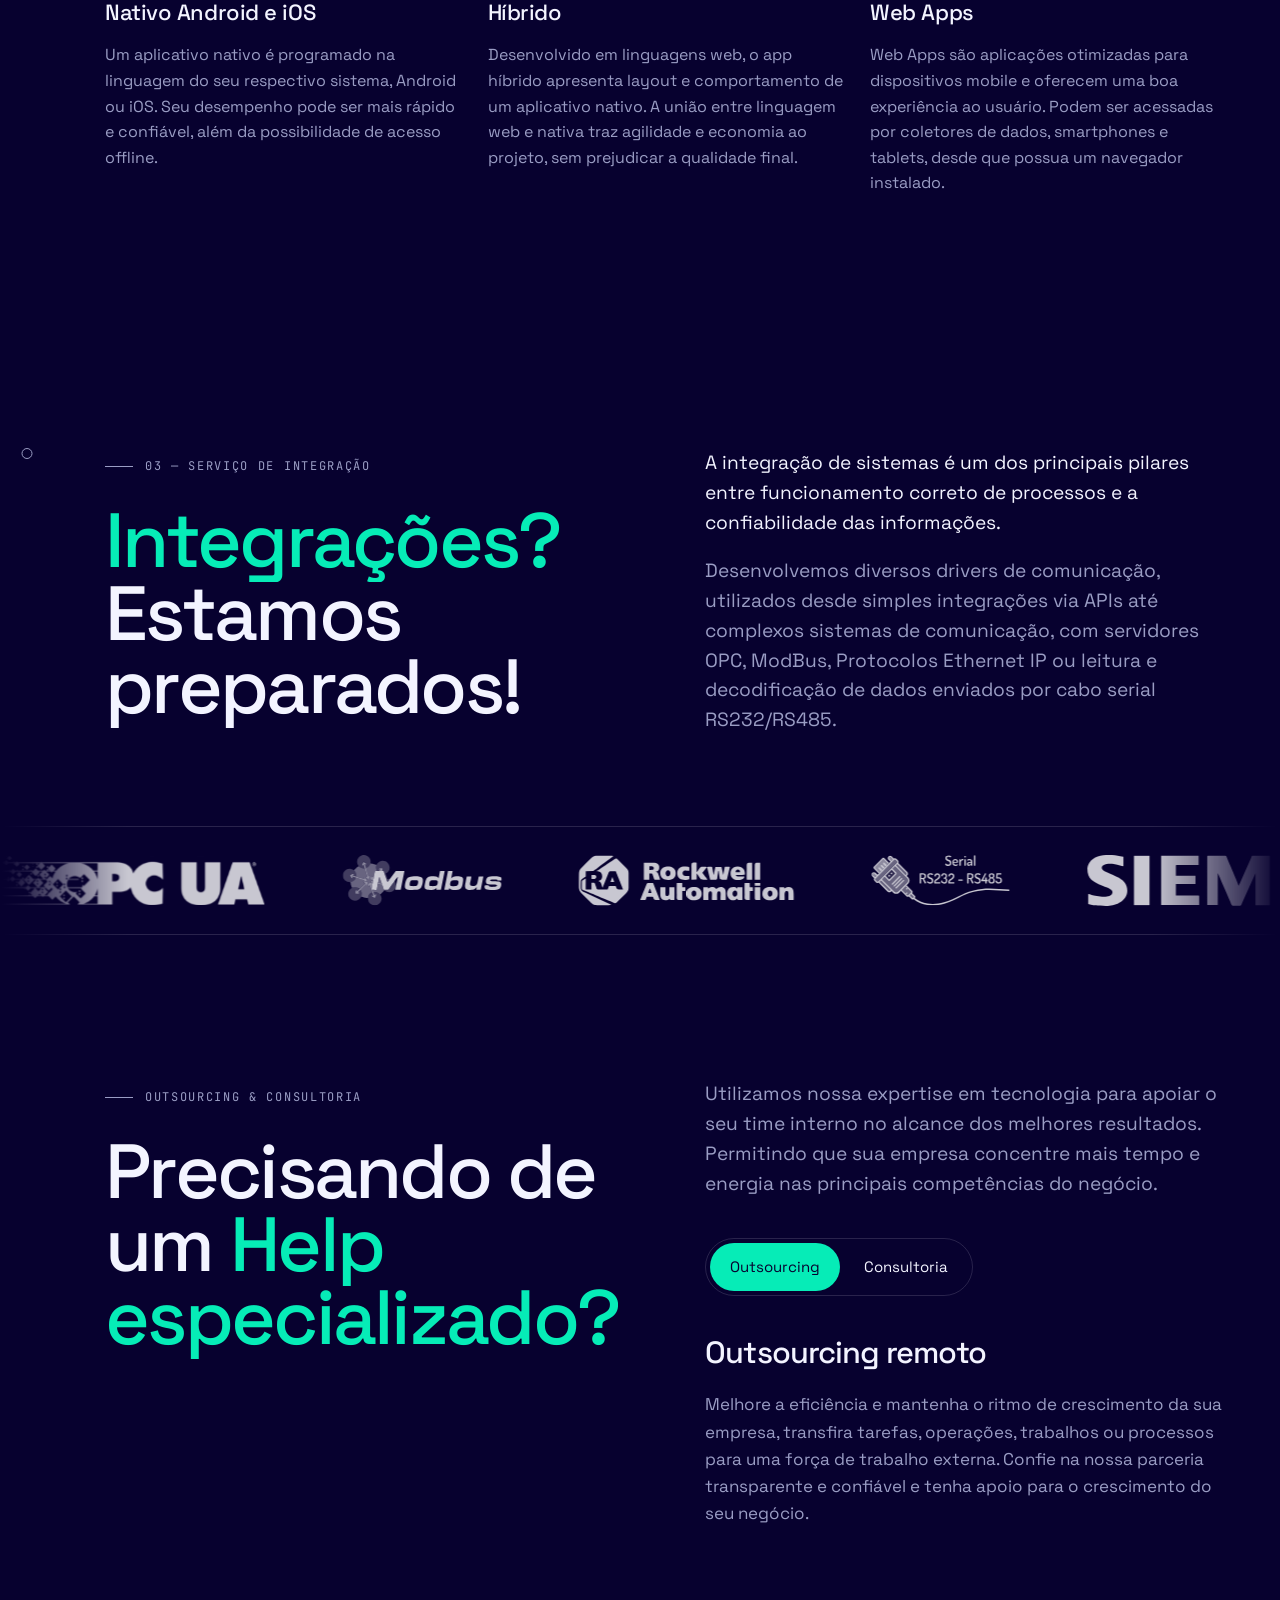
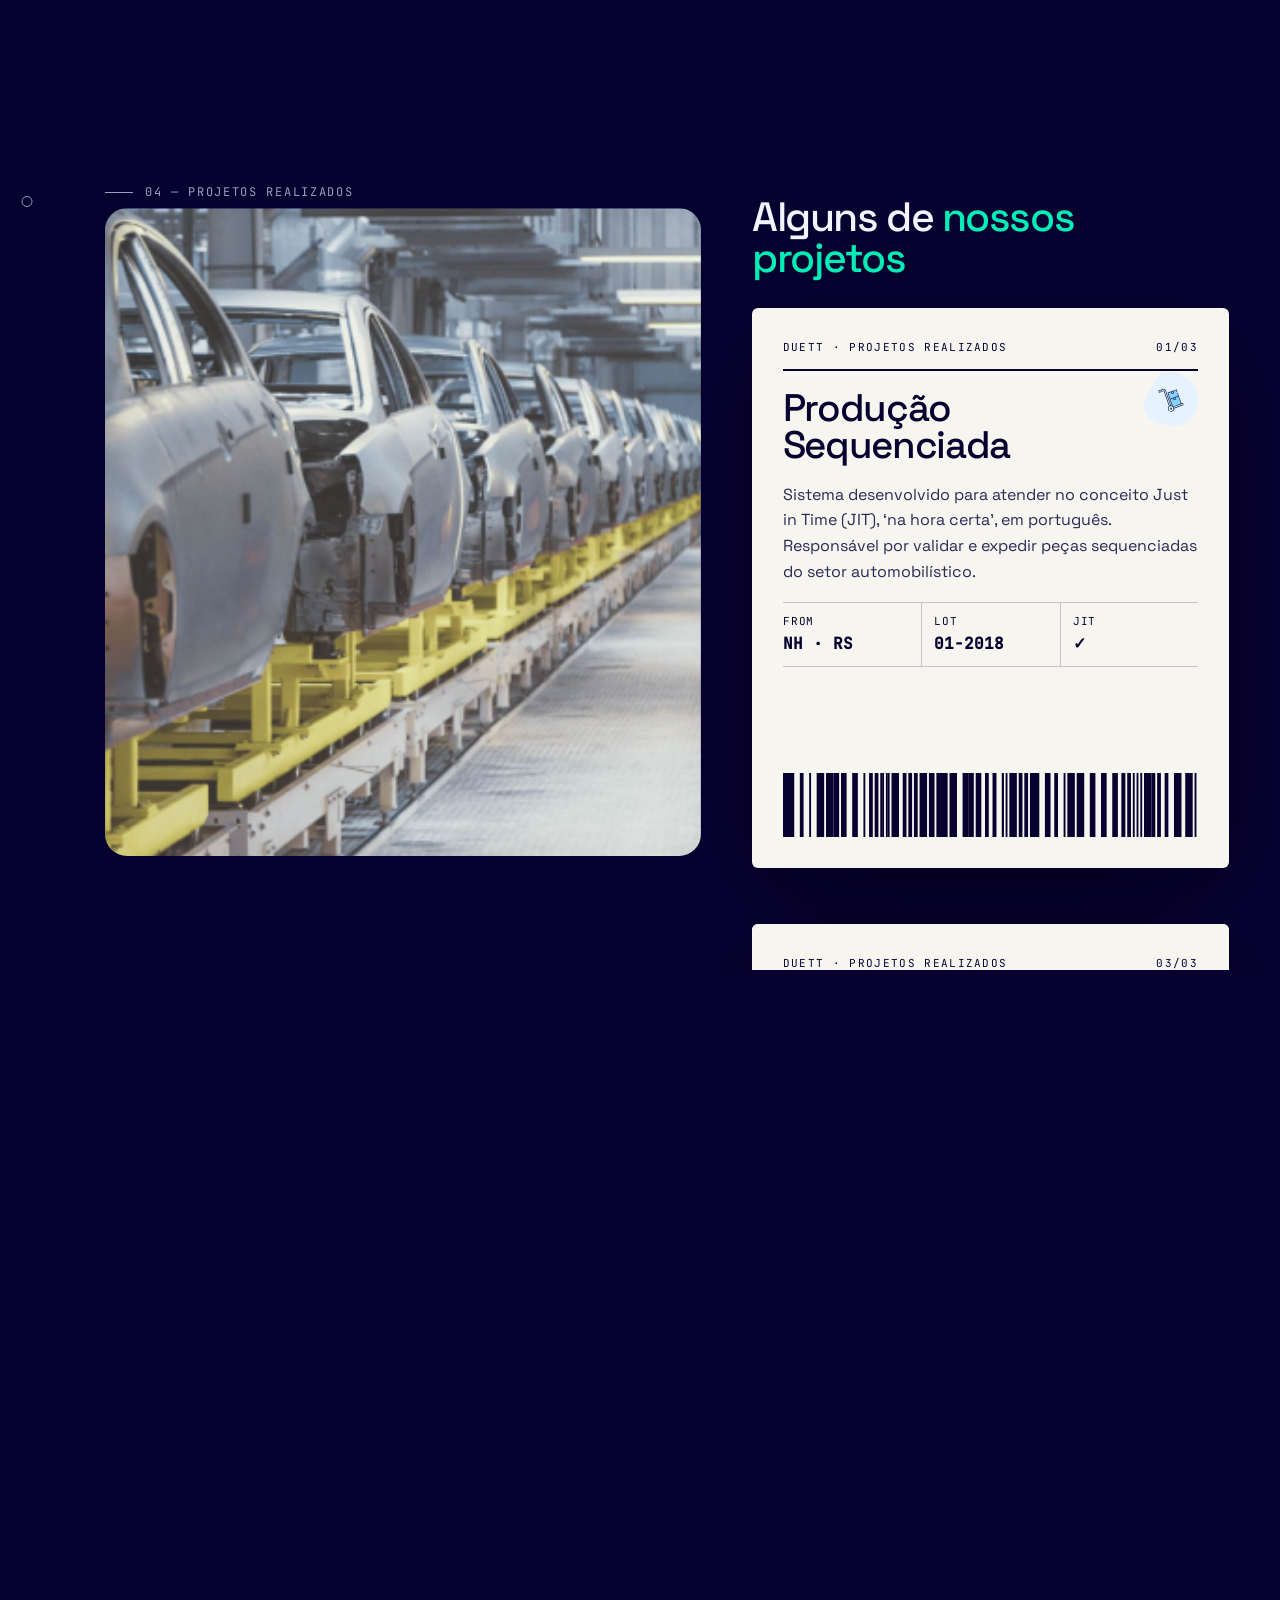
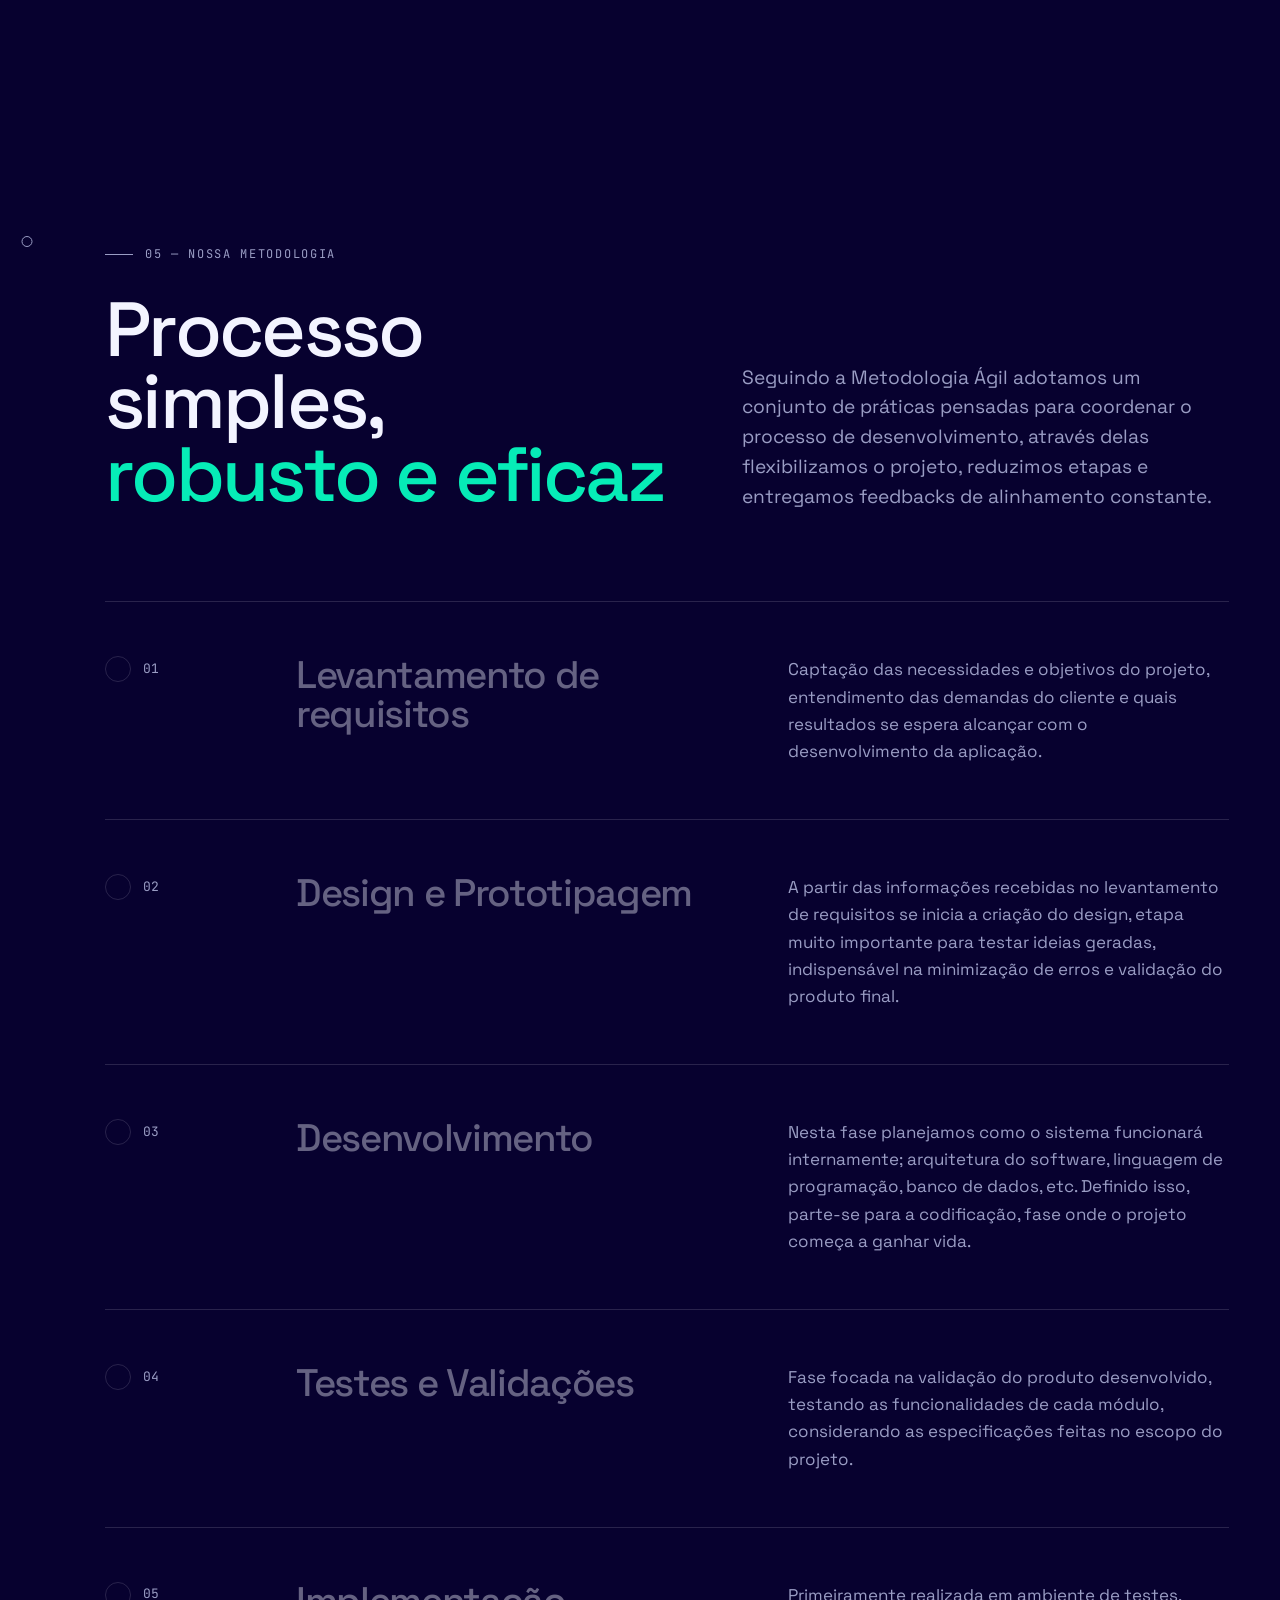
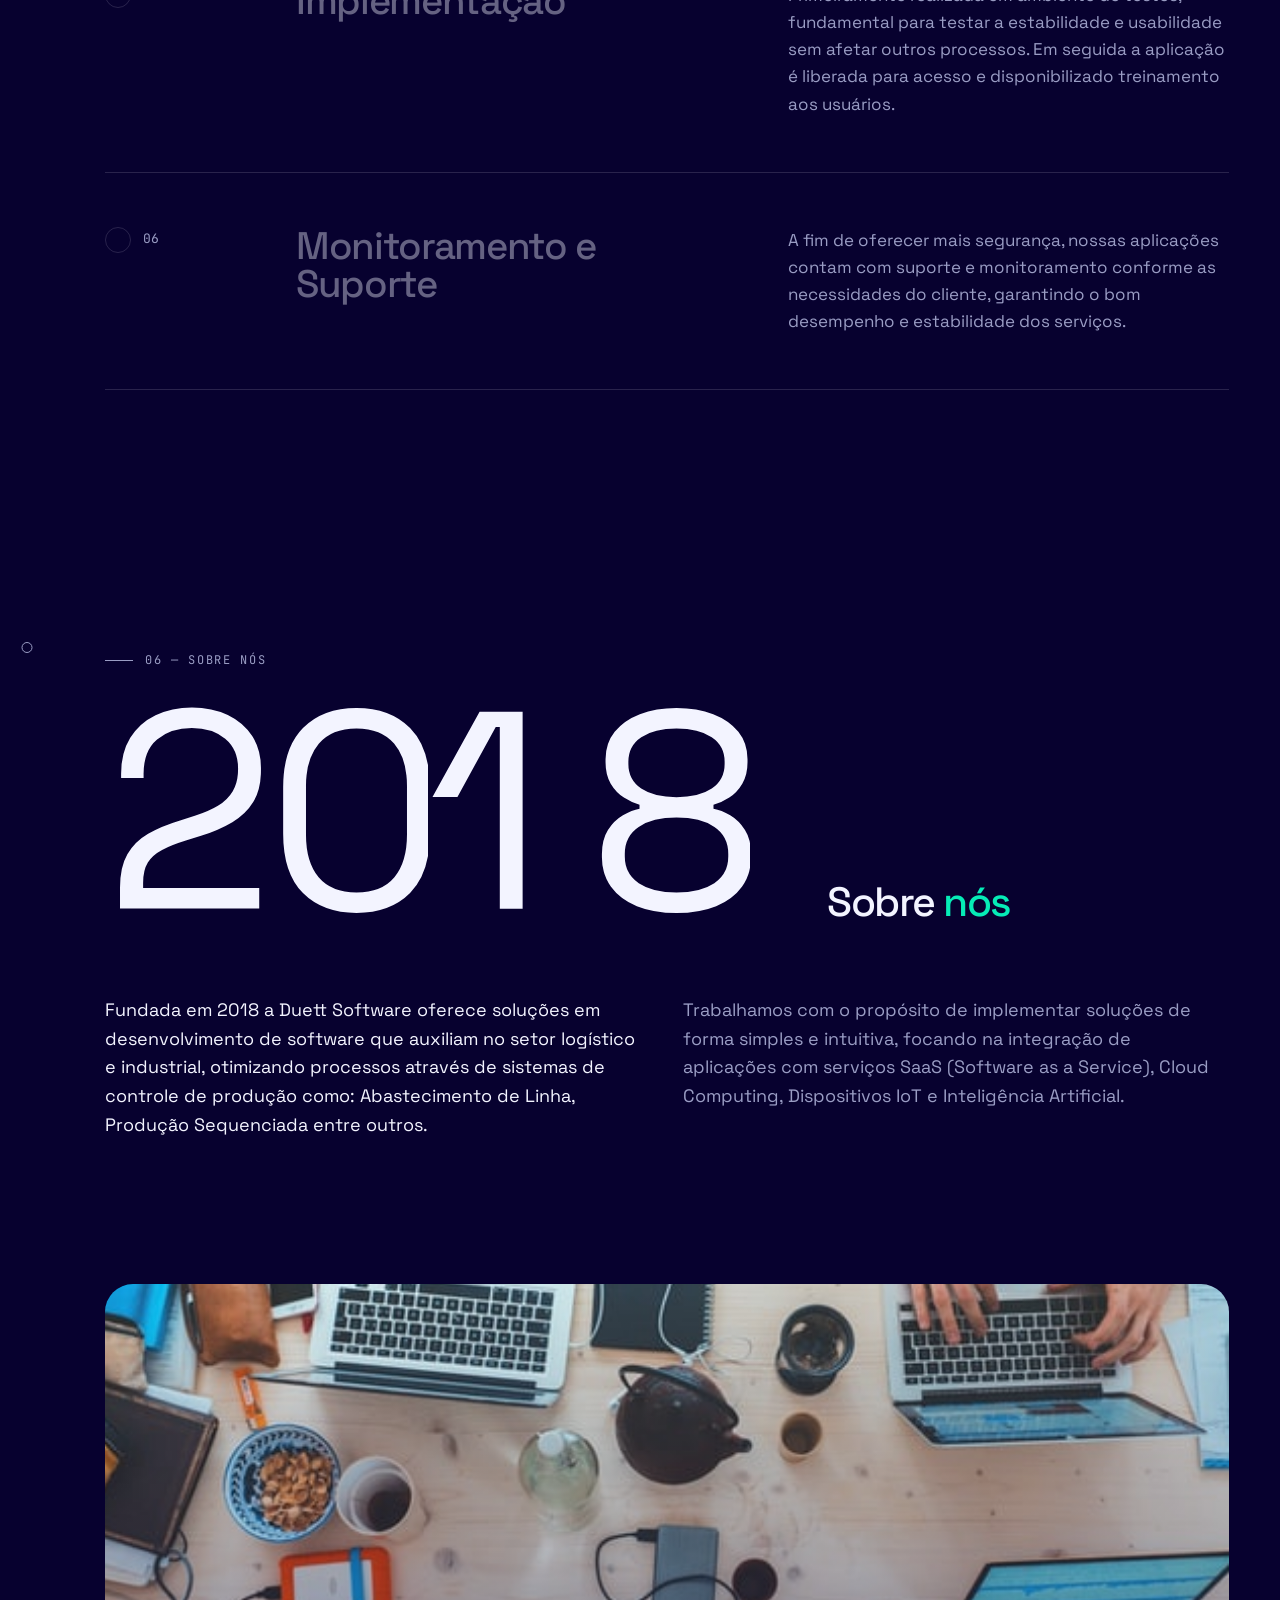
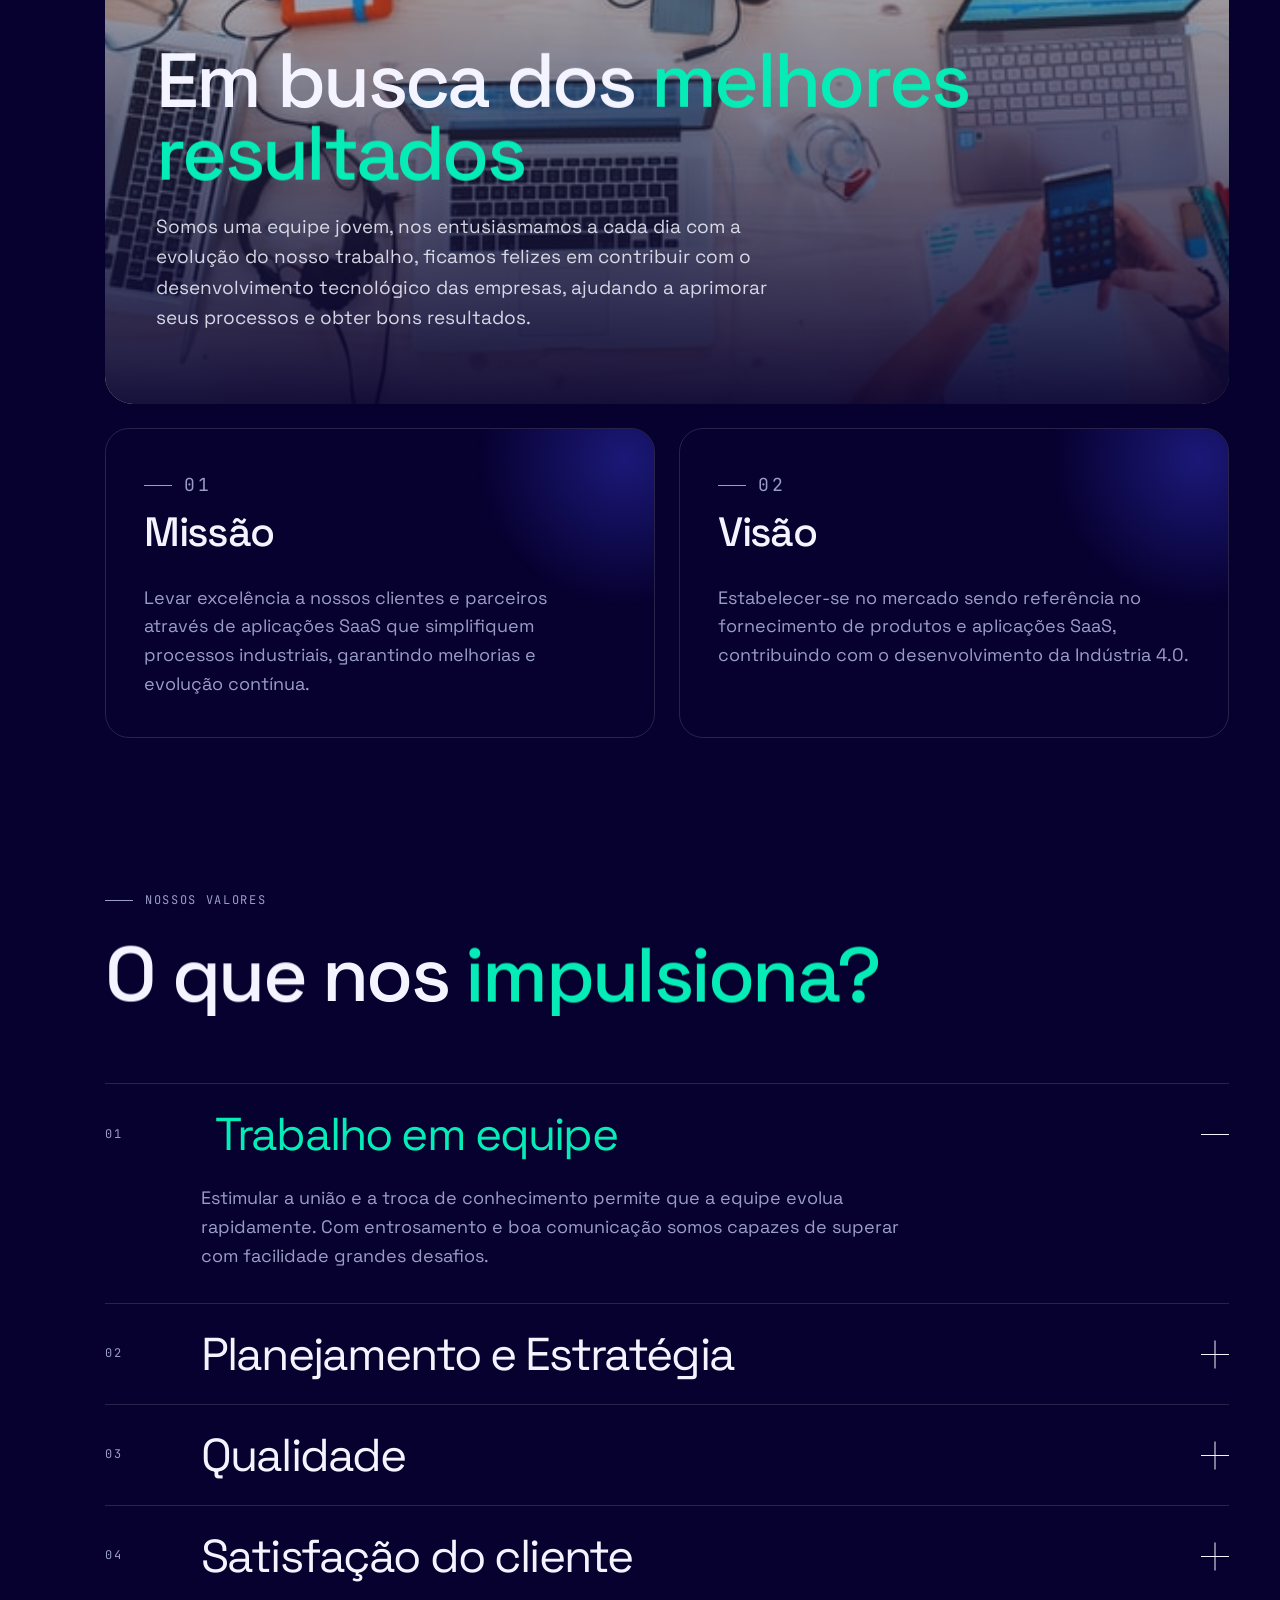
<file: jit/index.html>
<!doctype html>
<html lang="pt-BR">
<head>
  <meta charset="utf-8">
  <meta name="viewport" content="width=device-width, initial-scale=1, viewport-fit=cover">
  <title>Duett Software</title>
  <meta name="description" content="Soluções em tecnologia para processos logísticos e industriais.">
  <meta name="theme-color" content="#07012f">
  <link rel="icon" href="../assets/img/favicon.png">
  <link rel="stylesheet" href="../assets/fonts/fonts.css">
  <link rel="stylesheet" href="../assets/vendor/lenis.css">
  <link rel="stylesheet" href="style.css">
  <link rel="preload" as="image" href="../assets/img/home/home-banner-main.jpg">
</head>
<body>
  <a class="skip" href="#main">Pular para o conteúdo</a>
  <div id="app"></div>
  <noscript><p style="padding:40px">Ative o JavaScript para ver esta experiência. Contato: contato@duettsoftware.com · +55 51 35248824</p></noscript>

  <script src="../assets/shared/content.js"></script>
  <script src="../assets/shared/logo.js"></script>
  <script src="../assets/shared/kit.js"></script>
  <script src="../assets/vendor/gsap.min.js"></script>
  <script src="../assets/vendor/ScrollTrigger.min.js"></script>
  <script src="../assets/vendor/lenis.min.js"></script>
  <script src="main.js"></script>
</body>
</html>
</file>
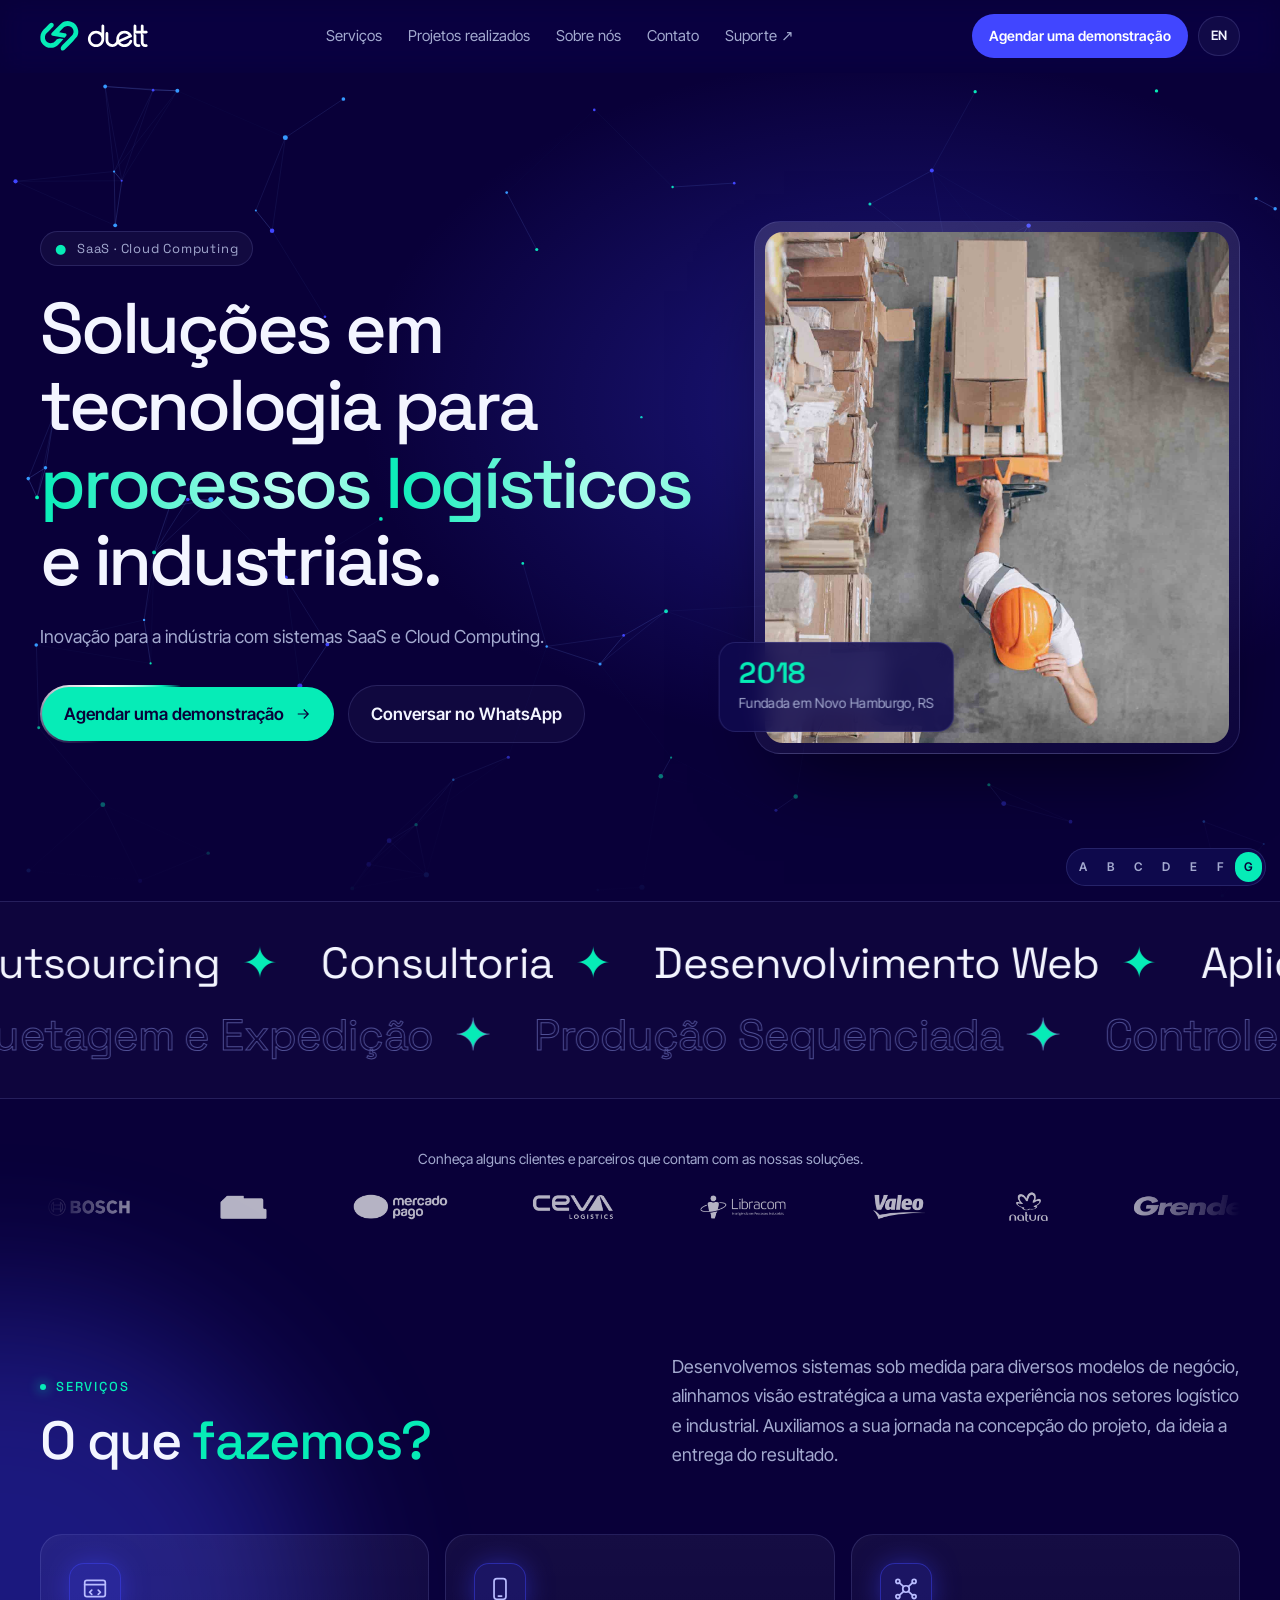
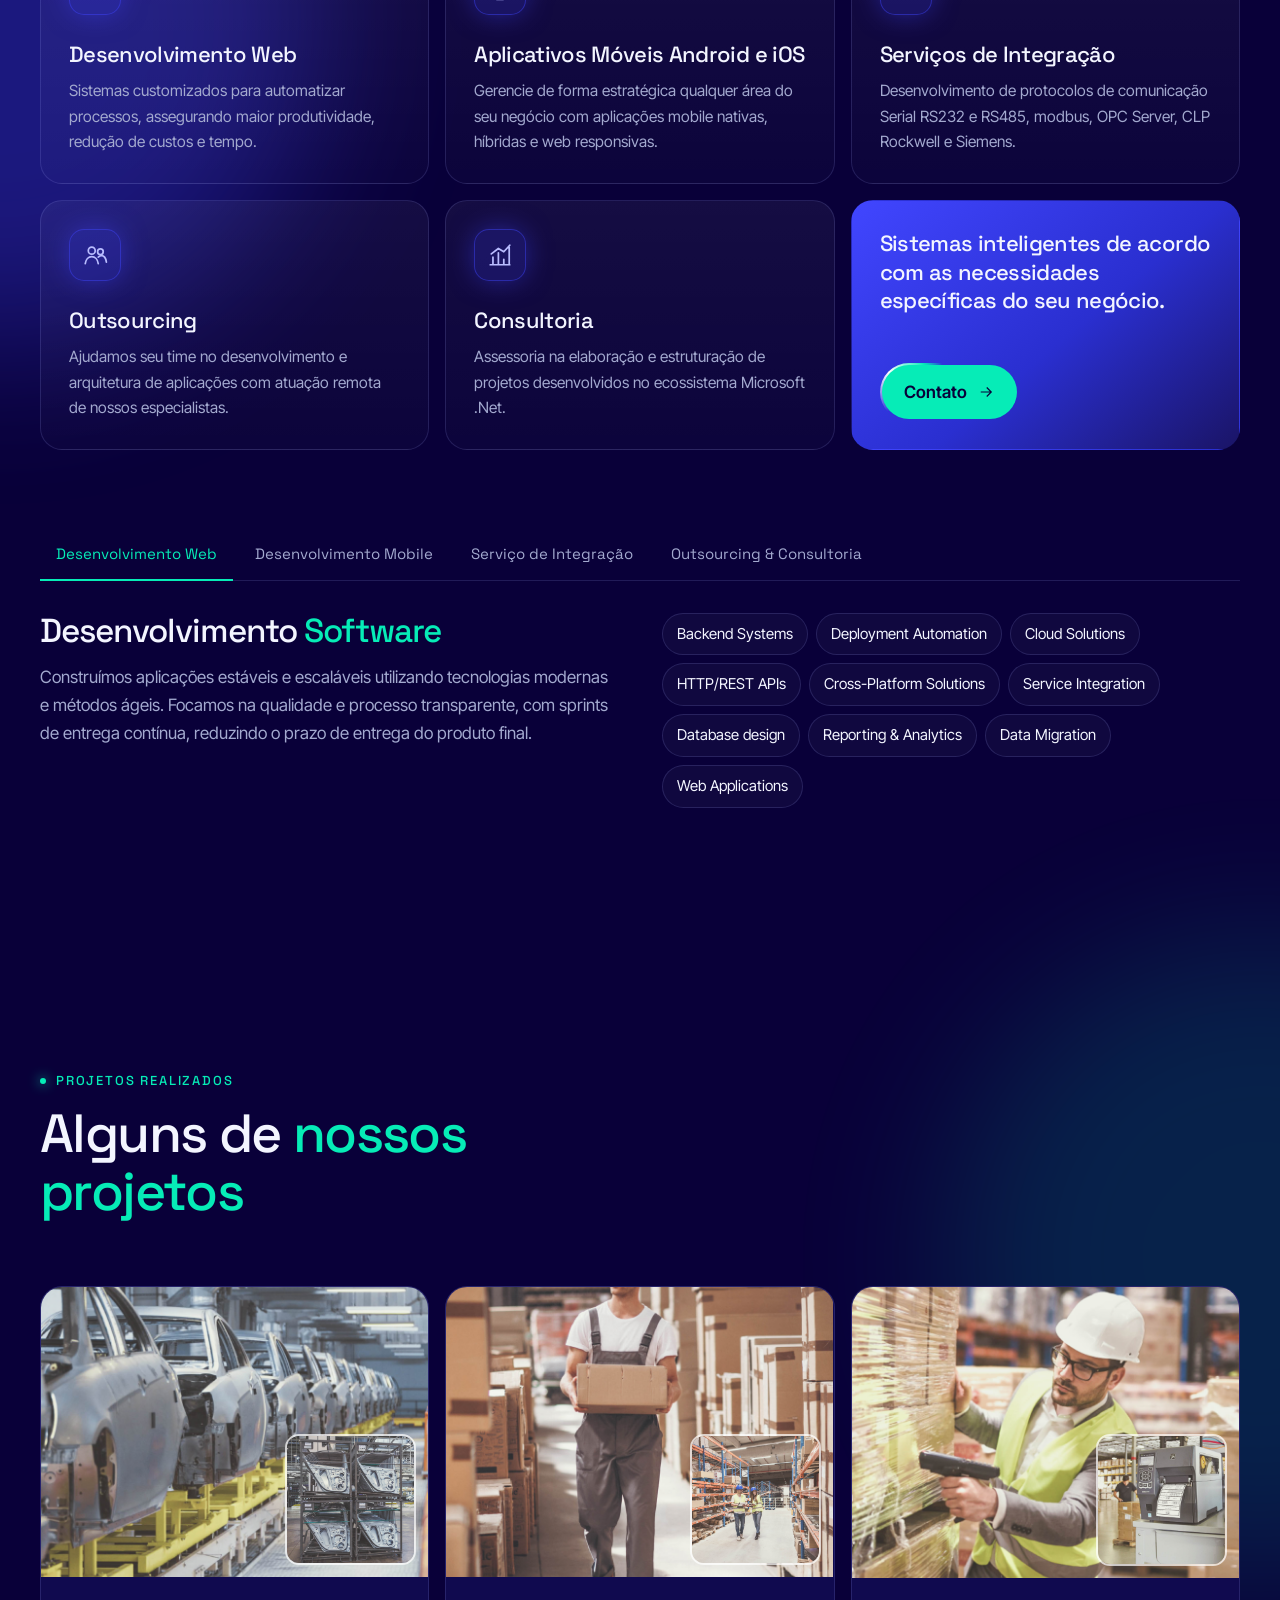
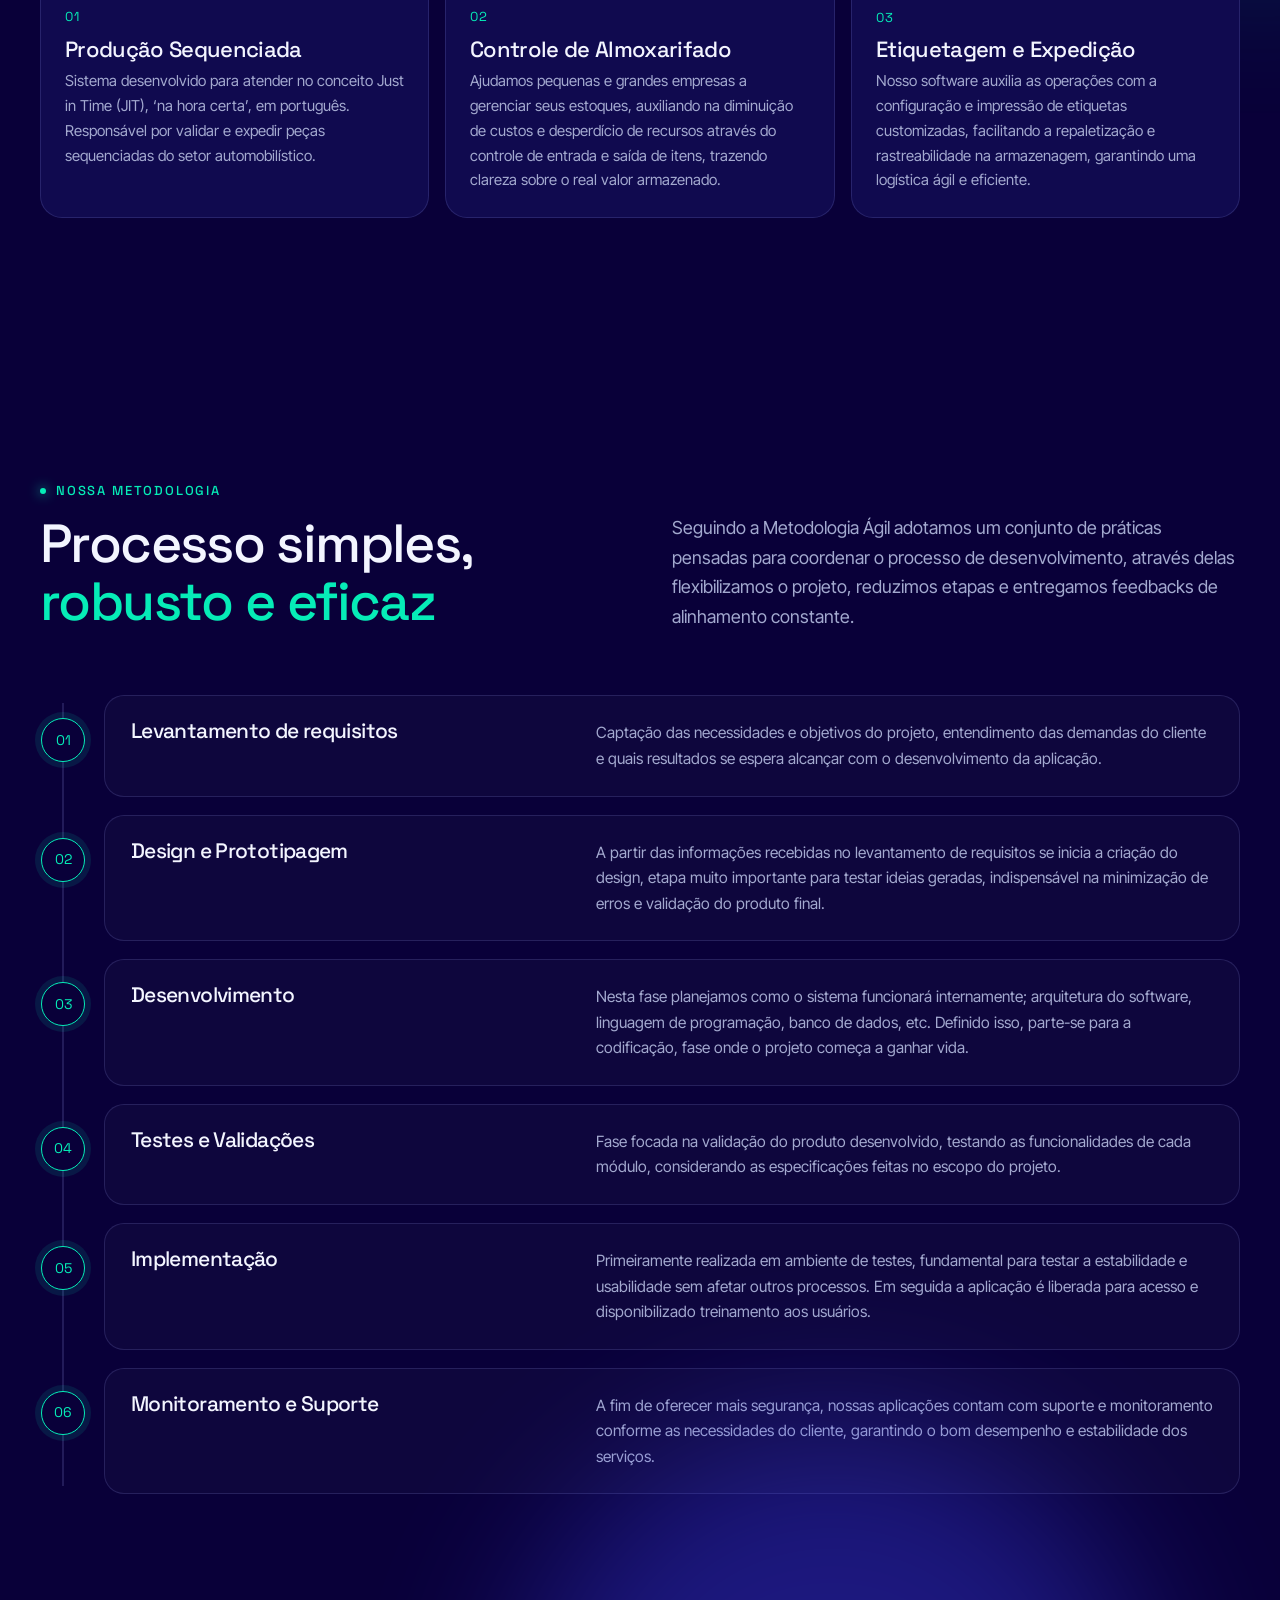
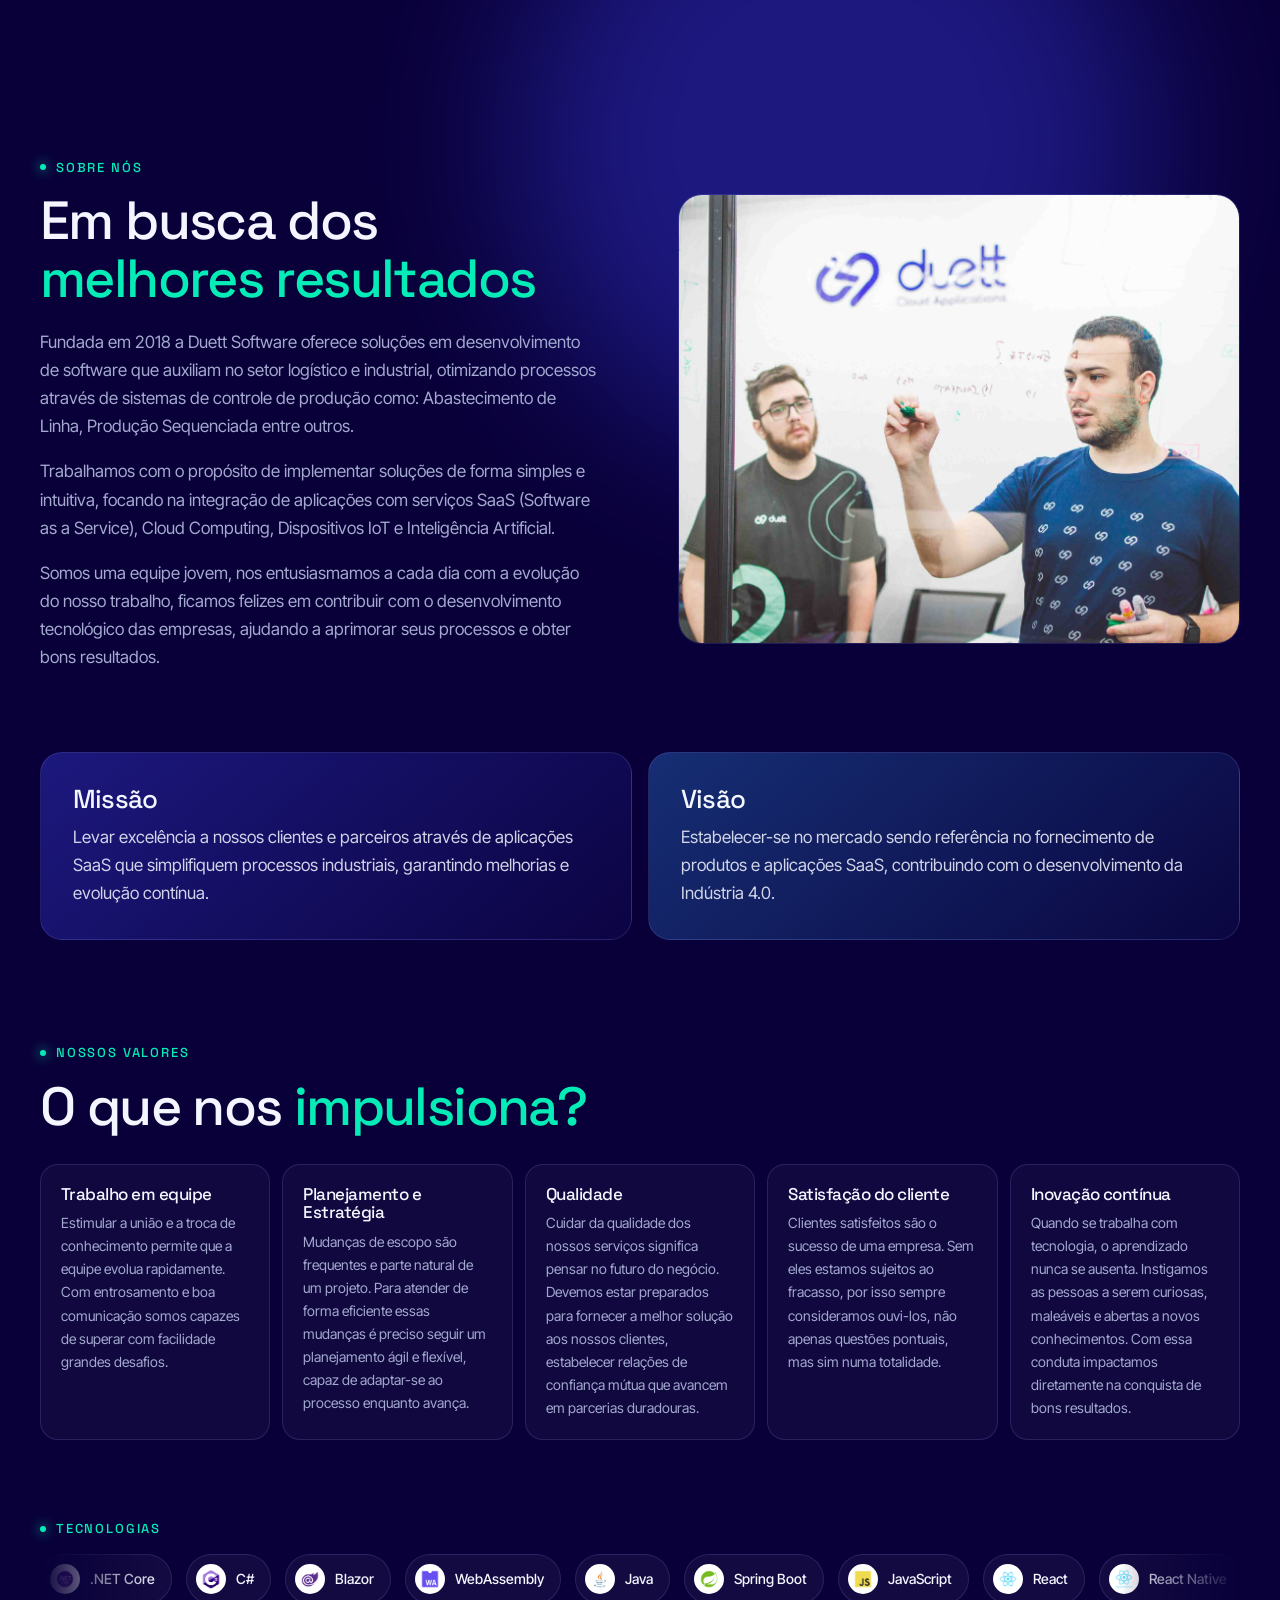
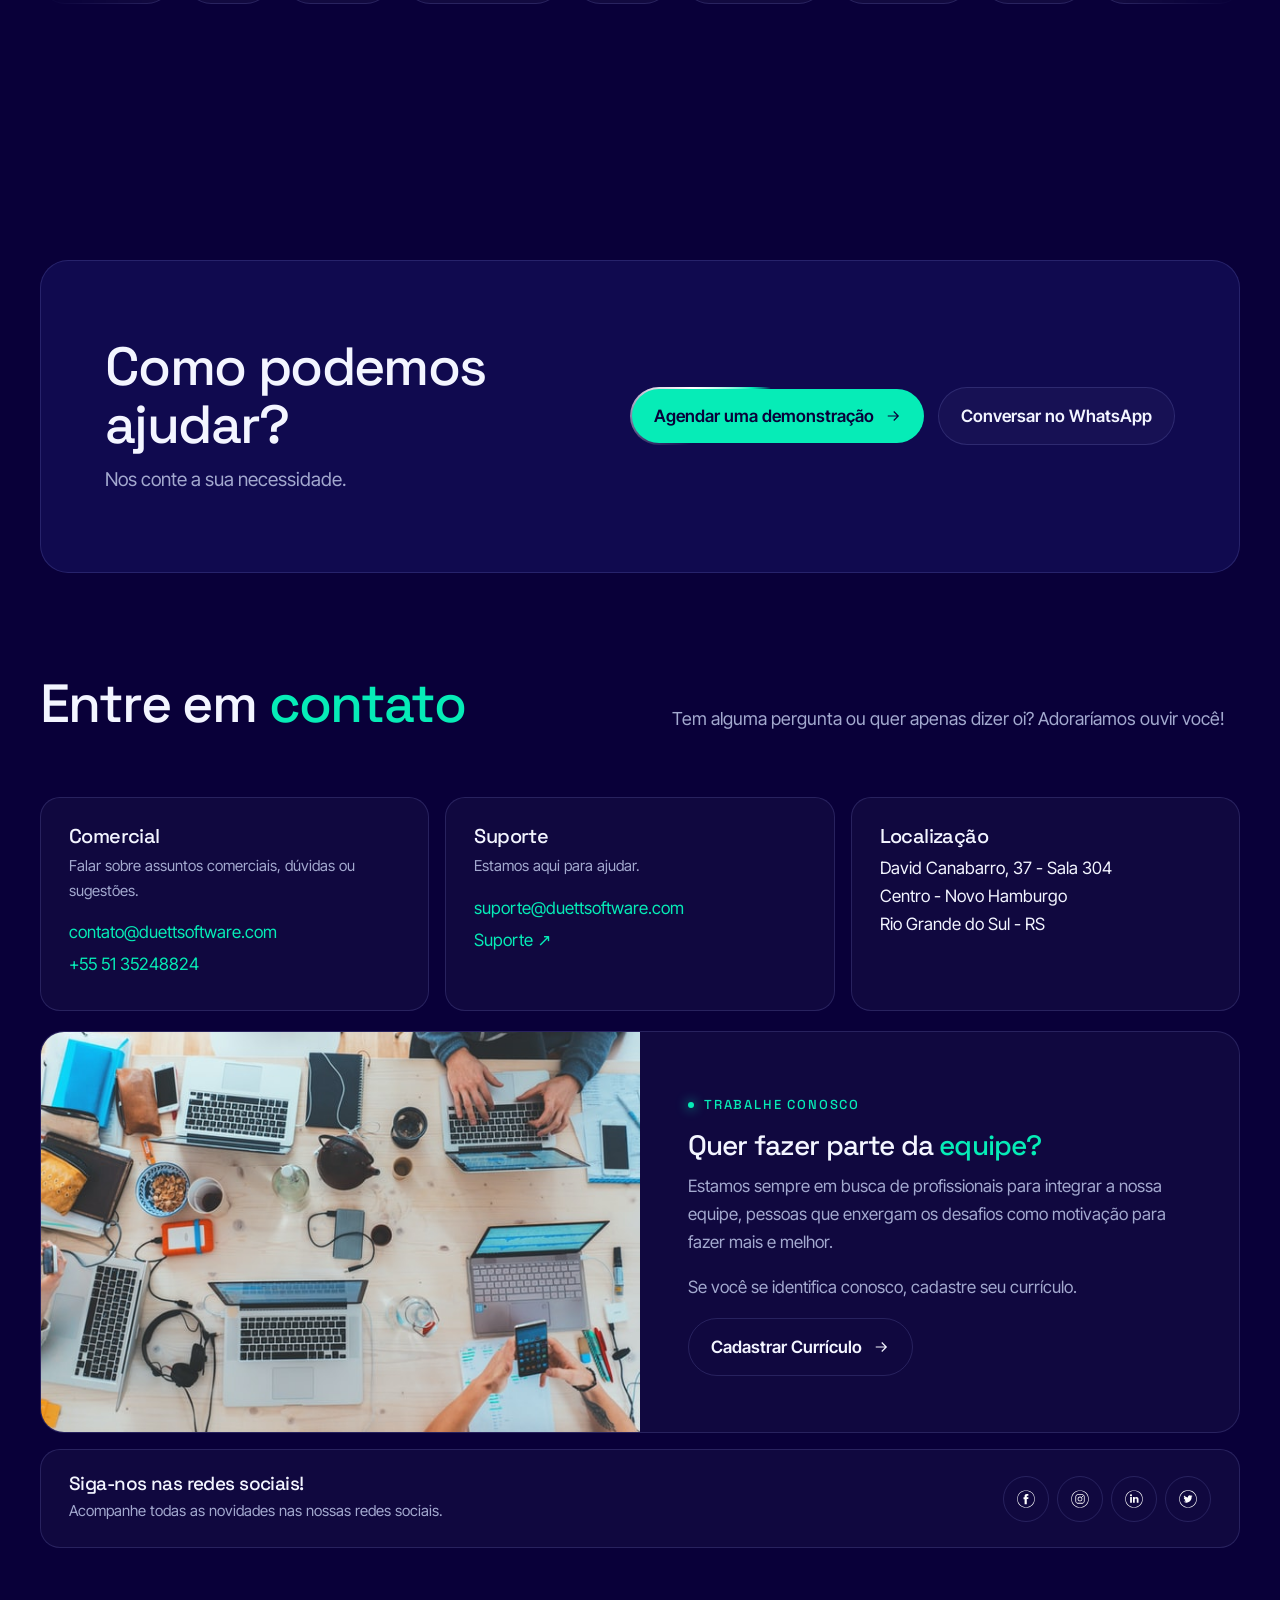
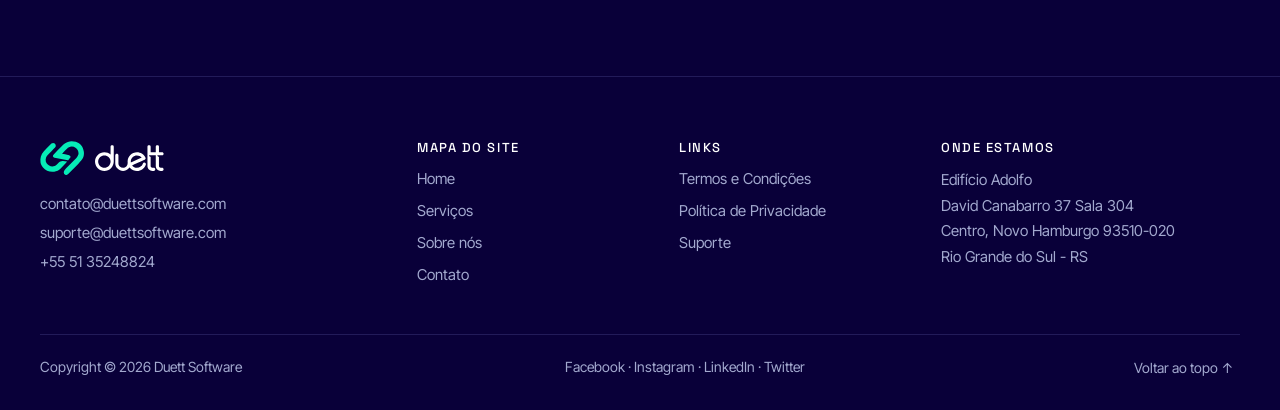
<file: noite/index.html>
<!doctype html>
<html lang="pt-BR">
<head>
  <meta charset="utf-8">
  <meta name="viewport" content="width=device-width, initial-scale=1, viewport-fit=cover">
  <title>Duett Software</title>
  <meta name="description" content="Soluções em tecnologia para processos logísticos e industriais.">
  <meta name="theme-color" content="#090039">
  <link rel="icon" href="../assets/img/favicon.png">
  <link rel="stylesheet" href="../assets/fonts/fonts.css">
  <link rel="stylesheet" href="../assets/shared/fx.css">
  <link rel="stylesheet" href="style.css">
  <link rel="preload" as="image" href="../assets/img/home/home-banner-main.jpg">
</head>
<body>
  <a class="skip" href="#main">Pular para o conteúdo</a>
  <div id="app"></div>
  <noscript><p style="padding:40px">Ative o JavaScript para ver o site. Contato: contato@duettsoftware.com · +55 51 35248824</p></noscript>

  <script src="../assets/shared/content.js"></script>
  <script src="../assets/shared/logo.js"></script>
  <script src="../assets/shared/kit.js"></script>
  <script src="../assets/shared/fx.js"></script>
  <script src="../assets/shared/parts.js"></script>
  <script src="main.js"></script>
</body>
</html>
</file>
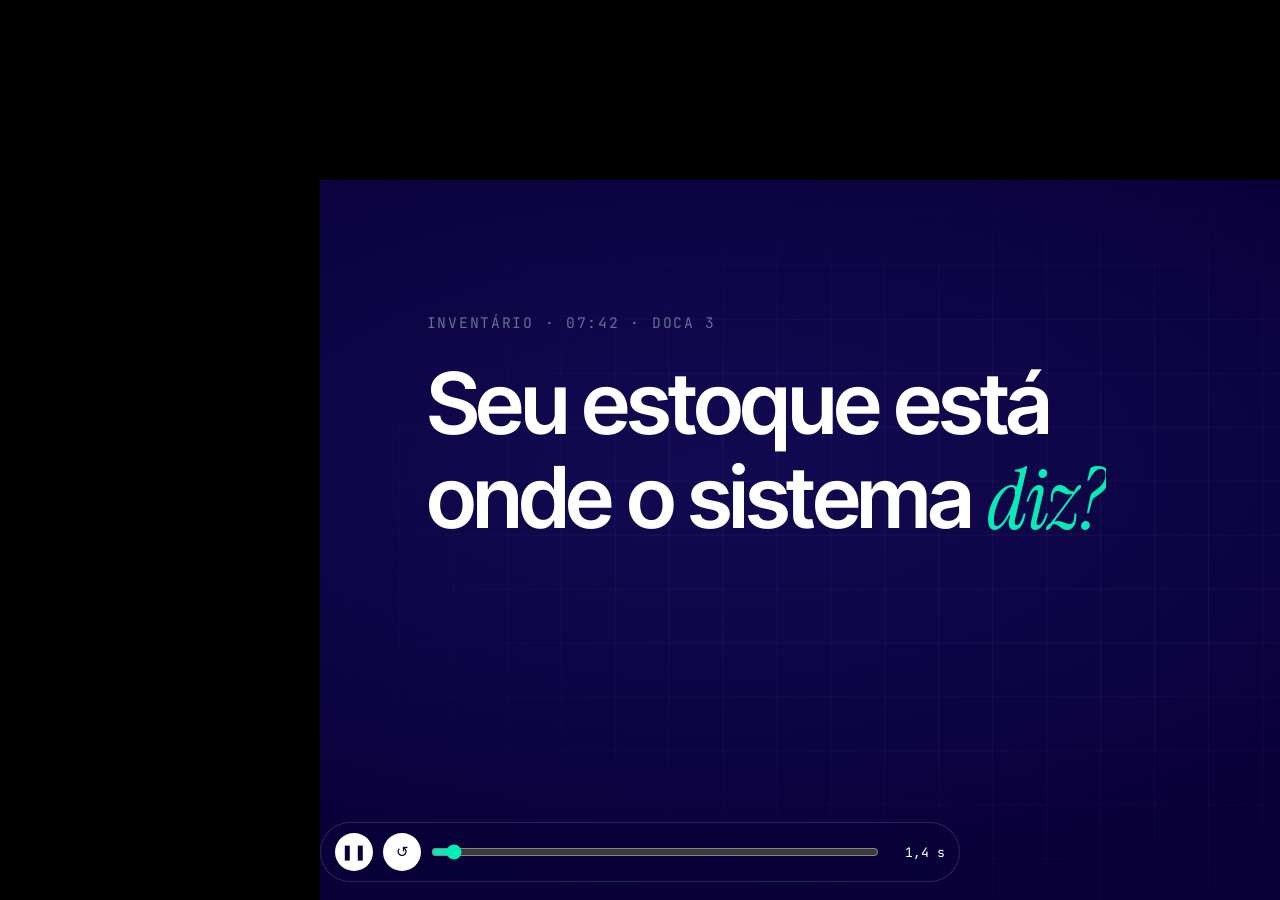
<file: propaganda/index.html>
<!doctype html>
<html lang="pt-BR">
<head>
<meta charset="utf-8">
<meta name="viewport" content="width=device-width, initial-scale=1">
<title>Duett — Propaganda</title>
<link rel="icon" href="../assets/img/favicon.png">
<link rel="stylesheet" href="../assets/fonts/fonts.css">
<link rel="stylesheet" href="style.css">
</head>
<body>
<div id="viewport">
  <div id="stage">

    <!-- 1 · Gancho -->
    <section class="scene s-hook">
      <div class="grid-bg"></div>
      <p class="kicker mono">Inventário · 07:42 · Doca 3</p>
      <h1 class="hook-title">
        <span class="line"><span class="w">Seu</span> <span class="w">estoque</span> <span class="w">está</span></span>
        <span class="line"><span class="w">onde</span> <span class="w">o</span> <span class="w">sistema</span> <em class="w">diz?</em></span>
      </h1>
      <div class="mismatch mono">
        <div class="mm-row"><span>Sistema</span><b class="mm-sys">1.248</b></div>
        <div class="mm-row"><span>Contagem</span><b class="mm-real">1.248</b></div>
        <div class="mm-diff">Divergência: <b class="mm-gap">0</b> caixas</div>
      </div>
    </section>

    <!-- 2 · Problema -->
    <section class="scene s-pain">
      <ul class="pain-list">
        <li><span>Contagem manual</span><i></i></li>
        <li><span>Planilhas desencontradas</span><i></i></li>
        <li><span>Operação parada por dias</span><i></i></li>
      </ul>
      <p class="pain-q">Existe um jeito <em>melhor.</em></p>
    </section>

    <!-- 3 · Marca -->
    <section class="scene s-brand">
      <div class="wipe"></div>
      <div class="brand-logo" id="brandLogo"></div>
      <p class="brand-tag">Inventário inteligente&nbsp;+&nbsp;WMS</p>
    </section>

    <!-- 4 · Inventário por drone -->
    <section class="scene s-drone">
      <div class="photo"><img src="../assets/img/home/home-banner-main.jpg" alt=""><div class="dets" id="dets"></div></div>
      <div class="scanline"></div>
      <div class="hud">
        <span class="c tl"></span><span class="c tr"></span><span class="c bl"></span><span class="c br"></span>
        <div class="hud-top mono"><span class="rec"></span>DRONE 02 · CORREDOR A · ALT 6,4 m</div>
      </div>
      <div class="drone-copy">
        <p class="eyebrow mono">Inventário</p>
        <h2>Inventário por drone.<br><em>Em minutos.</em></h2>
        <div class="stats">
          <div class="stat"><b class="num" data-to="1248">0</b><span>caixas detectadas</span></div>
          <div class="stat"><b><span class="num" data-to="99.7" data-dec="1">0</span>%</b><span>acurácia</span></div>
        </div>
        <div class="occ">
          <div class="occ-head"><span>Nível de ocupação</span><b><span class="num" data-to="87">0</span>%</b></div>
          <div class="occ-bar"><i></i></div>
        </div>
      </div>
    </section>

    <!-- 5 · WMS -->
    <section class="scene s-wms">
      <div class="grid-bg light"></div>
      <p class="eyebrow mono center">WMS</p>
      <h2 class="wms-title">Do recebimento à expedição, <em>ponta a ponta.</em></h2>
      <div class="flow">
        <svg class="flow-line" viewBox="0 0 1600 20" preserveAspectRatio="none"><line x1="0" y1="10" x2="1600" y2="10"/><line class="prog" x1="0" y1="10" x2="1600" y2="10"/></svg>
        <div class="crate"><span>CX-0482</span></div>
        <div class="node" data-i="0"><div class="dot"><svg viewBox="0 0 24 24"><path d="M3 7l9-4 9 4v10l-9 4-9-4z M3 7l9 4 9-4 M12 11v10"/></svg></div><h3>Recebimento</h3><p>NF conferida</p></div>
        <div class="node" data-i="1"><div class="dot"><svg viewBox="0 0 24 24"><path d="M4 21V5h16v16 M4 11h16 M4 16h16 M12 3v4"/></svg></div><h3>Putaway</h3><p>Endereço A-12-03</p></div>
        <div class="node" data-i="2"><div class="dot"><svg viewBox="0 0 24 24"><path d="M9 11l3 3 8-8 M20 12v7a2 2 0 0 1-2 2H6a2 2 0 0 1-2-2V5a2 2 0 0 1 2-2h9"/></svg></div><h3>Picking</h3><p>Rota otimizada</p></div>
        <div class="node" data-i="3"><div class="dot"><svg viewBox="0 0 24 24"><path d="M3 8h18v12H3z M3 8l3-5h12l3 5 M10 12h4"/></svg></div><h3>Packing</h3><p>Etiqueta impressa</p></div>
        <div class="node" data-i="4"><div class="dot"><svg viewBox="0 0 24 24"><path d="M1 6h13v10H1z M14 9h5l4 4v3h-9 M6 19a2 2 0 1 0 0-.1 M18 19a2 2 0 1 0 0-.1"/></svg></div><h3>Shipping</h3><p>Expedido às 14:02</p></div>
      </div>
      <div class="wms-foot mono"><span>Pedidos/hora <b class="num" data-to="342">0</b></span><span>Erros de separação <b>0</b></span><span>Rastreabilidade <b>100%</b></span></div>
    </section>

    <!-- 6 · Prova -->
    <section class="scene s-proof">
      <h2 class="proof-title">Tecnologia que já roda na <em>indústria.</em></h2>
      <div class="cards">
        <figure class="card"><img src="../assets/img/projects/sequenciamento/01.png" alt=""><figcaption>Produção Sequenciada</figcaption></figure>
        <figure class="card"><img src="../assets/img/projects/almoxarifado/01.png" alt=""><figcaption>Controle de Almoxarifado</figcaption></figure>
        <figure class="card"><img src="../assets/img/projects/etiquetas/01.png" alt=""><figcaption>Etiquetagem e Expedição</figcaption></figure>
      </div>
      <div class="logos"><div class="logos-track" id="logos"></div></div>
    </section>

    <!-- 7 · CTA -->
    <section class="scene s-cta">
      <div class="aurora"><i></i><i></i><i></i></div>
      <div class="cta-logo" id="ctaLogo"></div>
      <h2 class="cta-title">Seu armazém, <em>em tempo real.</em></h2>
      <div class="cta-btn">Agende uma demonstração</div>
      <p class="cta-contact mono">duettsoftware.com &nbsp;·&nbsp; contato@duettsoftware.com &nbsp;·&nbsp; +55 51 3524-8824</p>
    </section>

  </div>
</div>

<div id="controls">
  <button id="play" aria-label="Pausar">❚❚</button>
  <button id="restart" aria-label="Recomeçar">↺</button>
  <input id="scrub" type="range" min="0" max="1000" value="0" aria-label="Linha do tempo">
  <span id="time" class="mono">0,0 s</span>
</div>

<script src="../assets/vendor/gsap.min.js"></script>
<script src="../assets/shared/logo.js"></script>
<script src="main.js"></script>
</body>
</html>
</file>
<file: assets/fonts/fonts.css>
/* Fontes auto-hospedadas (Google Fonts, licença SIL OFL). */
@font-face { font-family: 'Archivo'; font-style: normal; font-stretch: 62% 125%; font-weight: 300 800; font-display: swap; src: url(Archivo-normal-300-800-latin-ext.woff2) format('woff2'); unicode-range: U+0100-02BA, U+02BD-02C5, U+02C7-02CC, U+02CE-02D7, U+02DD-02FF, U+0304, U+0308, U+0329, U+1D00-1DBF, U+1E00-1E9F, U+1EF2-1EFF, U+2020, U+20A0-20AB, U+20AD-20C0, U+2113, U+2C60-2C7F, U+A720-A7FF; }
@font-face { font-family: 'Archivo'; font-style: normal; font-stretch: 62% 125%; font-weight: 300 800; font-display: swap; src: url(Archivo-normal-300-800-latin.woff2) format('woff2'); unicode-range: U+0000-00FF, U+0131, U+0152-0153, U+02BB-02BC, U+02C6, U+02DA, U+02DC, U+0304, U+0308, U+0329, U+2000-206F, U+20AC, U+2122, U+2191, U+2193, U+2212, U+2215, U+FEFF, U+FFFD; }
@font-face { font-family: 'IBM Plex Mono'; font-style: normal; font-weight: 400; font-display: swap; src: url(IBMPlexMono-normal-400-latin-ext.woff2) format('woff2'); unicode-range: U+0100-02BA, U+02BD-02C5, U+02C7-02CC, U+02CE-02D7, U+02DD-02FF, U+0304, U+0308, U+0329, U+1D00-1DBF, U+1E00-1E9F, U+1EF2-1EFF, U+2020, U+20A0-20AB, U+20AD-20C0, U+2113, U+2C60-2C7F, U+A720-A7FF; }
@font-face { font-family: 'IBM Plex Mono'; font-style: normal; font-weight: 400; font-display: swap; src: url(IBMPlexMono-normal-400-latin.woff2) format('woff2'); unicode-range: U+0000-00FF, U+0131, U+0152-0153, U+02BB-02BC, U+02C6, U+02DA, U+02DC, U+0304, U+0308, U+0329, U+2000-206F, U+20AC, U+2122, U+2191, U+2193, U+2212, U+2215, U+FEFF, U+FFFD; }
@font-face { font-family: 'IBM Plex Mono'; font-style: normal; font-weight: 500; font-display: swap; src: url(IBMPlexMono-normal-500-latin-ext.woff2) format('woff2'); unicode-range: U+0100-02BA, U+02BD-02C5, U+02C7-02CC, U+02CE-02D7, U+02DD-02FF, U+0304, U+0308, U+0329, U+1D00-1DBF, U+1E00-1E9F, U+1EF2-1EFF, U+2020, U+20A0-20AB, U+20AD-20C0, U+2113, U+2C60-2C7F, U+A720-A7FF; }
@font-face { font-family: 'IBM Plex Mono'; font-style: normal; font-weight: 500; font-display: swap; src: url(IBMPlexMono-normal-500-latin.woff2) format('woff2'); unicode-range: U+0000-00FF, U+0131, U+0152-0153, U+02BB-02BC, U+02C6, U+02DA, U+02DC, U+0304, U+0308, U+0329, U+2000-206F, U+20AC, U+2122, U+2191, U+2193, U+2212, U+2215, U+FEFF, U+FFFD; }
@font-face { font-family: 'Instrument Serif'; font-style: italic; font-weight: 400; font-display: swap; src: url(InstrumentSerif-italic-400-latin-ext.woff2) format('woff2'); unicode-range: U+0100-02BA, U+02BD-02C5, U+02C7-02CC, U+02CE-02D7, U+02DD-02FF, U+0304, U+0308, U+0329, U+1D00-1DBF, U+1E00-1E9F, U+1EF2-1EFF, U+2020, U+20A0-20AB, U+20AD-20C0, U+2113, U+2C60-2C7F, U+A720-A7FF; }
@font-face { font-family: 'Instrument Serif'; font-style: italic; font-weight: 400; font-display: swap; src: url(InstrumentSerif-italic-400-latin.woff2) format('woff2'); unicode-range: U+0000-00FF, U+0131, U+0152-0153, U+02BB-02BC, U+02C6, U+02DA, U+02DC, U+0304, U+0308, U+0329, U+2000-206F, U+20AC, U+2122, U+2191, U+2193, U+2212, U+2215, U+FEFF, U+FFFD; }
@font-face { font-family: 'Instrument Serif'; font-style: normal; font-weight: 400; font-display: swap; src: url(InstrumentSerif-normal-400-latin-ext.woff2) format('woff2'); unicode-range: U+0100-02BA, U+02BD-02C5, U+02C7-02CC, U+02CE-02D7, U+02DD-02FF, U+0304, U+0308, U+0329, U+1D00-1DBF, U+1E00-1E9F, U+1EF2-1EFF, U+2020, U+20A0-20AB, U+20AD-20C0, U+2113, U+2C60-2C7F, U+A720-A7FF; }
@font-face { font-family: 'Instrument Serif'; font-style: normal; font-weight: 400; font-display: swap; src: url(InstrumentSerif-normal-400-latin.woff2) format('woff2'); unicode-range: U+0000-00FF, U+0131, U+0152-0153, U+02BB-02BC, U+02C6, U+02DA, U+02DC, U+0304, U+0308, U+0329, U+2000-206F, U+20AC, U+2122, U+2191, U+2193, U+2212, U+2215, U+FEFF, U+FFFD; }
@font-face { font-family: 'Inter Tight'; font-style: normal; font-weight: 300 600; font-display: swap; src: url(InterTight-normal-300-latin-ext.woff2) format('woff2'); unicode-range: U+0100-02BA, U+02BD-02C5, U+02C7-02CC, U+02CE-02D7, U+02DD-02FF, U+0304, U+0308, U+0329, U+1D00-1DBF, U+1E00-1E9F, U+1EF2-1EFF, U+2020, U+20A0-20AB, U+20AD-20C0, U+2113, U+2C60-2C7F, U+A720-A7FF; }
@font-face { font-family: 'Inter Tight'; font-style: normal; font-weight: 300 600; font-display: swap; src: url(InterTight-normal-300-latin.woff2) format('woff2'); unicode-range: U+0000-00FF, U+0131, U+0152-0153, U+02BB-02BC, U+02C6, U+02DA, U+02DC, U+0304, U+0308, U+0329, U+2000-206F, U+20AC, U+2122, U+2191, U+2193, U+2212, U+2215, U+FEFF, U+FFFD; }
@font-face { font-family: 'JetBrains Mono'; font-style: normal; font-weight: 400 500; font-display: swap; src: url(JetBrainsMono-normal-400-latin-ext.woff2) format('woff2'); unicode-range: U+0100-02BA, U+02BD-02C5, U+02C7-02CC, U+02CE-02D7, U+02DD-02FF, U+0304, U+0308, U+0329, U+1D00-1DBF, U+1E00-1E9F, U+1EF2-1EFF, U+2020, U+20A0-20AB, U+20AD-20C0, U+2113, U+2C60-2C7F, U+A720-A7FF; }
@font-face { font-family: 'JetBrains Mono'; font-style: normal; font-weight: 400 500; font-display: swap; src: url(JetBrainsMono-normal-400-latin.woff2) format('woff2'); unicode-range: U+0000-00FF, U+0131, U+0152-0153, U+02BB-02BC, U+02C6, U+02DA, U+02DC, U+0304, U+0308, U+0329, U+2000-206F, U+20AC, U+2122, U+2191, U+2193, U+2212, U+2215, U+FEFF, U+FFFD; }
@font-face { font-family: 'Space Grotesk'; font-style: normal; font-weight: 400 600; font-display: swap; src: url(SpaceGrotesk-normal-400-latin-ext.woff2) format('woff2'); unicode-range: U+0100-02BA, U+02BD-02C5, U+02C7-02CC, U+02CE-02D7, U+02DD-02FF, U+0304, U+0308, U+0329, U+1D00-1DBF, U+1E00-1E9F, U+1EF2-1EFF, U+2020, U+20A0-20AB, U+20AD-20C0, U+2113, U+2C60-2C7F, U+A720-A7FF; }
@font-face { font-family: 'Space Grotesk'; font-style: normal; font-weight: 400 600; font-display: swap; src: url(SpaceGrotesk-normal-400-latin.woff2) format('woff2'); unicode-range: U+0000-00FF, U+0131, U+0152-0153, U+02BB-02BC, U+02C6, U+02DA, U+02DC, U+0304, U+0308, U+0329, U+2000-206F, U+20AC, U+2122, U+2191, U+2193, U+2212, U+2215, U+FEFF, U+FFFD; }
</file>
<file: assets/shared/fx.css>
/* Estilos base dos componentes (React Bits em CSS/JS puro) usados nas versões E–G.
   Cada versão define as variáveis --fx-* e o próprio layout. */
:root {
  --fx-blue: #4146ff; --fx-sky: #3699ff; --fx-mint: #06ecb7; --fx-navy: #090039;
  --fx-ease: cubic-bezier(.2, .7, .1, 1);
}

/* reveal */
.js .reveal { opacity: 0; transform: translateY(18px); transition: opacity .7s var(--fx-ease), transform .7s var(--fx-ease); }
.js .reveal.in { opacity: 1; transform: none; }

/* BlurText / Decrypted / SplitText */
.bw, .sw { display: inline-block; }
.sw { white-space: nowrap; }
.sl { display: inline-block; }
.grad-text, .grad .bw { background: linear-gradient(90deg, var(--fx-g1, var(--fx-mint)), var(--fx-g2, #b9fff0), var(--fx-g1, var(--fx-mint)), var(--fx-g3, #7cf7da), var(--fx-g1, var(--fx-mint))); background-size: 300% 100%; -webkit-background-clip: text; background-clip: text; -webkit-text-fill-color: transparent; animation: fx-grad 6s linear infinite; }
@keyframes fx-grad { to { background-position: 300% 0; } }

/* ShinyText */
.shiny { background: linear-gradient(120deg, transparent 40%, var(--fx-shine, #fff) 50%, transparent 60%) var(--fx-shine-base, rgba(255, 255, 255, .7)); background-size: 200% 100%; -webkit-background-clip: text; background-clip: text; -webkit-text-fill-color: transparent; animation: fx-shine 3.2s linear infinite; }
@keyframes fx-shine { from { background-position: 100% 0; } to { background-position: -100% 0; } }

/* StarBorder */
.btn--star { position: relative; padding: 0 !important; border: 0 !important; background: transparent !important; overflow: hidden; border-radius: 999px; }
.btn--star .star { position: absolute; inset: -2px; border-radius: inherit; background: conic-gradient(from var(--fx-a, 0deg), transparent 0 70%, #fff 80%, var(--fx-star, var(--fx-mint)) 88%, transparent 96%); animation: fx-spin 3s linear infinite; }
.btn--star .btn__in { position: relative; margin: 2px; display: inline-flex; align-items: center; gap: 10px; padding: 13px 22px; border-radius: inherit; background: var(--fx-star-bg, var(--fx-mint)); color: var(--fx-star-fg, var(--fx-navy)); font-weight: 600; transition: filter .25s; }
.btn--star:hover .btn__in { filter: brightness(1.08); }
@property --fx-a { syntax: '<angle>'; inherits: false; initial-value: 0deg; }
@keyframes fx-spin { to { --fx-a: 360deg; } }
.magnet { transition: transform .35s var(--fx-ease); will-change: transform; }

/* Spotlight / MagicBento */
.spot { position: relative; isolation: isolate; }
.spot::before { content: ''; position: absolute; inset: 0; border-radius: inherit; z-index: -1; pointer-events: none; opacity: 0; transition: opacity .35s; background: radial-gradient(420px circle at var(--mx, 50%) var(--my, 50%), var(--fx-spot, rgba(65, 70, 255, .10)), transparent 60%); }
.spot::after { content: ''; position: absolute; inset: -1px; border-radius: inherit; pointer-events: none; padding: 1px; opacity: 0; transition: opacity .35s; background: radial-gradient(260px circle at var(--mx, 50%) var(--my, 50%), var(--fx-blue), rgba(6, 236, 183, .7) 40%, transparent 70%); -webkit-mask: linear-gradient(#000 0 0) content-box, linear-gradient(#000 0 0); -webkit-mask-composite: xor; mask-composite: exclude; }
.spot:hover::before, .spot:hover::after { opacity: 1; }

/* TiltedCard */
.tilt { perspective: 900px; }
.tilt__in { position: relative; transition: transform .45s var(--fx-ease); transform-style: preserve-3d; will-change: transform; }
.glare { position: absolute; inset: 0; border-radius: inherit; pointer-events: none; background: radial-gradient(circle at var(--gx, 50%) var(--gy, 50%), rgba(255, 255, 255, .35), transparent 55%); opacity: 0; transition: opacity .3s; }
.tilt:hover .glare { opacity: 1; }

/* LogoLoop */
.loop { overflow: hidden; -webkit-mask: linear-gradient(90deg, transparent, #000 10%, #000 90%, transparent); mask: linear-gradient(90deg, transparent, #000 10%, #000 90%, transparent); }
.loop__track { display: flex; align-items: center; gap: clamp(48px, 6vw, 88px); width: max-content; animation: fx-loop 32s linear infinite; }
.loop:hover .loop__track { animation-play-state: paused; }
.loop__track > img { height: 34px; width: auto; filter: var(--fx-logo-filter, grayscale(1)); opacity: .7; transition: filter .25s, opacity .25s, transform .25s var(--fx-ease); }
.loop__track > img:hover { filter: none; opacity: 1; transform: scale(1.08); }
@keyframes fx-loop { to { transform: translateX(-50%); } }
.loop--rev .loop__track { animation-direction: reverse; animation-duration: 48s; gap: 14px; }
.tchip { display: inline-flex; align-items: center; gap: 10px; padding: 9px 16px 9px 9px; border-radius: 999px; background: var(--fx-chip-bg, #fff); border: 1px solid var(--fx-chip-line, #e6e8f2); font-size: 14px; font-weight: 500; white-space: nowrap; }
.tchip .ti { width: 30px; height: 30px; border-radius: 50%; background: #fff; display: grid; place-items: center; }
.tchip img { width: 20px; height: 20px; object-fit: contain; }

/* CircularText */
.circ { width: 100%; height: 100%; animation: fx-rot 18s linear infinite; overflow: visible; }
.circ text { font-size: 15px; font-weight: 600; letter-spacing: 3px; text-transform: uppercase; fill: currentColor; }
@keyframes fx-rot { to { transform: rotate(360deg); } }

/* CardSwap */
.swap { position: relative; }
.swap__card { position: absolute; inset: 0; transition: transform .8s var(--fx-ease), opacity .8s var(--fx-ease); transform-origin: 50% 100%; cursor: pointer; }
.swap__dots { display: flex; gap: 8px; }
.swap__dot { width: 34px; height: 6px; border-radius: 6px; border: 0; padding: 0; background: var(--fx-dot, rgba(9, 0, 57, .15)); cursor: pointer; transition: background .3s, width .3s; }
.swap__dot[aria-current=true] { background: var(--fx-blue); width: 54px; }

/* Stepper */
.stp__nav { display: grid; grid-template-columns: repeat(6, 1fr); gap: 8px; position: relative; margin-bottom: 28px; }
.stp__bar { position: absolute; left: 22px; right: 22px; top: 21px; height: 2px; background: var(--fx-step-line, #e6e8f2); z-index: 0; }
.stp__bar i { position: absolute; inset: 0; background: var(--fx-blue); transform-origin: left; transform: scaleX(0); transition: transform .5s var(--fx-ease); }
.stp__btn { position: relative; z-index: 1; display: grid; justify-items: center; gap: 10px; background: none; border: 0; cursor: pointer; padding: 0; font-size: 13px; font-weight: 600; color: var(--fx-step-muted, #626f92); text-align: center; }
.stp__btn b { width: 44px; height: 44px; border-radius: 50%; display: grid; place-items: center; background: var(--fx-step-bg, #fff); border: 2px solid var(--fx-step-line, #e6e8f2); color: inherit; transition: all .35s var(--fx-ease); }
.stp__btn.done b { background: var(--fx-blue); border-color: var(--fx-blue); color: #fff; }
.stp__btn[aria-current=true] { color: var(--fx-blue); }
.stp__btn[aria-current=true] b { border-color: var(--fx-blue); color: var(--fx-blue); box-shadow: 0 0 0 6px rgba(65, 70, 255, .12); }
.stp__panel[hidden] { display: none !important; }
.stp__panel { animation: fx-fade .5s var(--fx-ease); }
@keyframes fx-fade { from { opacity: 0; transform: translateY(10px); } }
.stp__ctrl { display: flex; gap: 10px; margin-top: 24px; }
.stp__ctrl button { border-radius: 999px; padding: 11px 18px; font-weight: 600; cursor: pointer; border: 1px solid var(--fx-step-line, #e6e8f2); background: var(--fx-step-bg, #fff); color: inherit; }
.stp__ctrl button:disabled { opacity: .4; cursor: default; }
.stp__ctrl .stp__next { background: var(--fx-blue); color: #fff; border-color: var(--fx-blue); }

/* ScrollVelocity */
.sv { overflow: hidden; }
.sv__row { display: flex; width: max-content; white-space: nowrap; will-change: transform; }

@media (max-width: 700px) {
  .stp__nav { grid-template-columns: repeat(6, 44px); justify-content: space-between; }
  .stp__btn span { display: none; }
}
@media (prefers-reduced-motion: reduce) {
  .js .reveal { opacity: 1; transform: none; transition: none; }
  .loop__track, .shiny, .grad .bw, .grad-text, .btn--star .star, .circ { animation: none !important; }
}
</file>
<file: bento/style.css>
/* Duett — Versão E · "Bento": tudo em blocos arredondados, rolagem normal. Paleta duettsoftware.com. */
:root {
  --navy: #090039; --blue: #4146ff; --sky: #3699ff; --mint: #06ecb7;
  --ink: #090039; --muted: #626f92; --line: #e6e8f2;
  --bg: #f3f4fa; --tile: #ffffff; --sky-soft: #ebf8ff; --violet-soft: #f0ecff; --ice: #e1f0ff;
  --r: 28px; --gap: 16px; --wrap: 1240px; --gutter: clamp(12px, 3vw, 32px);
  --font: 'Inter Tight', system-ui, sans-serif; --ease: cubic-bezier(.2, .7, .1, 1);
}
*, *::before, *::after { box-sizing: border-box; }
html { -webkit-text-size-adjust: 100%; scroll-behavior: smooth; scroll-padding-top: 96px; }
body { margin: 0; background: var(--bg); color: var(--ink); font: 400 16.5px/1.6 var(--font); -webkit-font-smoothing: antialiased; }
img { display: block; max-width: 100%; }
a { color: inherit; }
button { font: inherit; color: inherit; }
h1, h2, h3, h4 { margin: 0; font-weight: 600; letter-spacing: -.03em; line-height: 1.08; }
p { margin: 0 0 1em; }
em { font-style: normal; color: var(--blue); }
:focus-visible { outline: 2px solid var(--blue); outline-offset: 3px; border-radius: 8px; }
.skip { position: fixed; left: 16px; top: -60px; z-index: 100; background: var(--blue); color: #fff; padding: 10px 16px; border-radius: 8px; text-decoration: none; }
.skip:focus { top: 16px; }
.wrap { max-width: calc(var(--wrap) + 2 * var(--gutter)); margin: 0 auto; padding: 0 var(--gutter); }
.eyebrow { display: inline-block; font-size: 12.5px; font-weight: 600; letter-spacing: .12em; text-transform: uppercase; color: var(--blue); margin-bottom: 12px; }

/* botões */
.btn { display: inline-flex; align-items: center; gap: 10px; padding: 13px 20px; border-radius: 999px; font-weight: 600; text-decoration: none; border: 1px solid transparent; transition: transform .25s var(--ease), background .25s, border-color .25s; white-space: nowrap; }
.btn:hover { transform: translateY(-2px); }
.btn .arr { width: 18px; height: 18px; }
.btn--primary { background: var(--blue); color: #fff; }
.btn--ghost { color: #fff; border-color: rgba(255, 255, 255, .4); }
.btn--ghost:hover { border-color: #fff; }
.btn--outline { border-color: var(--line); background: #fff; }
.btn--outline:hover { border-color: var(--ink); }
.btn--sm { padding: 9px 16px; font-size: 14px; }

/* cabeçalho flutuante */
.top { position: sticky; top: 12px; z-index: 50; padding: 0 var(--gutter); }
.top__in { max-width: var(--wrap); margin: 12px auto 0; padding: 10px 10px 10px 22px; display: flex; align-items: center; justify-content: space-between; gap: 20px; background: rgba(255, 255, 255, .78); backdrop-filter: saturate(1.5) blur(14px); -webkit-backdrop-filter: saturate(1.5) blur(14px); border: 1px solid rgba(255, 255, 255, .7); border-radius: 999px; box-shadow: 0 10px 30px -18px rgba(9, 0, 57, .35); }
.brand { width: 104px; flex: none; display: block; }
.brand svg { width: 100%; height: auto; display: block; }
.top .brand .hook { fill: var(--blue); } .top .brand .word { fill: var(--navy); }
.top nav { display: flex; gap: 24px; font-size: 14.5px; font-weight: 500; }
.top nav a { text-decoration: none; color: var(--muted); } .top nav a:hover { color: var(--ink); }
.actions { display: flex; gap: 8px; align-items: center; }
.lang, .menu-btn { background: #fff; border: 1px solid var(--line); border-radius: 999px; padding: 8px 12px; font-size: 13px; font-weight: 600; cursor: pointer; }
.menu-btn { display: none; }

/* grade bento */
.bento { display: grid; grid-template-columns: repeat(12, 1fr); gap: var(--gap); }
.tile { background: var(--tile); border-radius: var(--r); padding: clamp(22px, 2.6vw, 34px); border: 1px solid rgba(9, 0, 57, .05); overflow: hidden; position: relative; }
.s3 { grid-column: span 3; } .s4 { grid-column: span 4; } .s5 { grid-column: span 5; } .s6 { grid-column: span 6; } .s7 { grid-column: span 7; } .s8 { grid-column: span 8; } .s12 { grid-column: span 12; }
.r2 { grid-row: span 2; }
.block { padding-top: clamp(16px, 2vw, 24px); }
.sec-head { display: flex; justify-content: space-between; align-items: end; gap: 24px; flex-wrap: wrap; }
.sec-head h2 { font-size: clamp(30px, 3.6vw, 48px); }
.sec-head p { color: var(--muted); max-width: 56ch; margin: 0; }

/* hero */
.t-hero { background: var(--blue); color: #fff; isolation: isolate; display: flex; flex-direction: column; justify-content: space-between; gap: 40px; min-height: 520px; border: 0; }
.t-hero canvas { position: absolute; inset: 0; width: 100%; height: 100%; z-index: -1; }
.t-hero::after { content: ''; position: absolute; inset: auto 0 0 0; height: 45%; background: linear-gradient(0deg, rgba(9, 0, 57, .4), transparent); z-index: -1; }
.pill { display: inline-flex; align-items: center; gap: 10px; padding: 7px 14px 7px 10px; border-radius: 999px; background: rgba(255, 255, 255, .14); border: 1px solid rgba(255, 255, 255, .25); font-size: 13px; font-weight: 600; width: fit-content; }
.pill i { width: 8px; height: 8px; border-radius: 50%; background: var(--mint); box-shadow: 0 0 0 4px rgba(6, 236, 183, .25); }
.t-hero h1 { font-size: clamp(38px, 5vw, 70px); letter-spacing: -.04em; margin-top: 22px; }
.t-hero .lead { color: rgba(255, 255, 255, .86); font-size: 18px; max-width: 46ch; margin: 18px 0 0; }
.t-hero .ctas { display: flex; gap: 10px; flex-wrap: wrap; }
.t-photo { padding: 0; min-height: 520px; }
.t-photo .tilt, .t-photo .tilt__in { height: 100%; }
.t-photo img { width: 100%; height: 100%; object-fit: cover; }
.t-photo .glare { border-radius: 0; }
.t-photo .tag { position: absolute; left: 18px; bottom: 18px; right: 18px; display: flex; justify-content: space-between; align-items: center; gap: 12px; padding: 14px 16px; border-radius: 18px; background: rgba(255, 255, 255, .9); backdrop-filter: blur(8px); font-size: 14px; }
.t-photo .tag b { display: block; font-size: 15px; }
.t-photo .tag span { color: var(--muted); }
.t-photo .tag .mk { width: 40px; flex: none; }
.t-photo .tag .mk .hook { fill: var(--blue); }
.stat { display: grid; gap: 6px; }
.stat b { font-size: clamp(36px, 3.6vw, 52px); font-weight: 600; letter-spacing: -.04em; line-height: 1; color: var(--blue); font-variant-numeric: tabular-nums; }
.stat span { color: var(--muted); font-size: 14.5px; }
.tile.stat:nth-child(5) { background: var(--navy); } .tile.stat:nth-child(5) b { color: var(--mint); } .tile.stat:nth-child(5) span { color: rgba(255, 255, 255, .7); }
.t-clients p { text-align: center; color: var(--muted); font-size: 14px; margin-bottom: 18px; }

/* serviços */
.svc { display: flex; flex-direction: column; gap: 12px; min-height: 230px; }
.svc .ic { width: 52px; height: 52px; border-radius: 16px; background: var(--sky-soft); display: grid; place-items: center; margin-bottom: auto; }
.svc .ic svg { width: 28px; height: 28px; stroke: var(--blue); fill: none; stroke-width: 1.6; stroke-linecap: round; stroke-linejoin: round; }
.svc h3 { font-size: 22px; } .svc h3 em { color: inherit; }
.svc p { color: var(--muted); margin: 0; font-size: 15.5px; }
.svc--big { background: linear-gradient(150deg, #fff 40%, var(--violet-soft)); }
.svc--big h3 { font-size: 30px; }
.t-feature { background: var(--navy); color: #fff; display: flex; align-items: center; justify-content: space-between; gap: 24px; flex-wrap: wrap; }
.t-feature h3 { font-size: clamp(22px, 2.4vw, 30px); max-width: 30ch; line-height: 1.2; }
.t-feature .btn--star { --fx-star-bg: var(--mint); }

.tabs [role=tablist] { display: flex; gap: 6px; flex-wrap: wrap; padding: 5px; background: var(--bg); border-radius: 999px; width: fit-content; margin-bottom: 28px; }
.tabs [role=tab] { border: 0; background: none; padding: 10px 16px; border-radius: 999px; font-weight: 600; font-size: 14.5px; color: var(--muted); cursor: pointer; transition: background .25s, color .25s; }
.tabs [role=tab][aria-selected=true] { background: #fff; color: var(--blue); box-shadow: 0 4px 14px -8px rgba(9, 0, 57, .35); }
.panel { display: grid; grid-template-columns: 1fr 1fr; gap: 36px; align-items: start; }
.panel[hidden] { display: none; }
.panel h3 { font-size: 28px; margin-bottom: 12px; }
.panel p { color: var(--muted); }
.chips { list-style: none; margin: 0; padding: 0; display: flex; flex-wrap: wrap; gap: 8px; }
.chips li { background: var(--bg); border-radius: 999px; padding: 8px 14px; font-size: 14.5px; }
.stack { display: grid; gap: 12px; }
.mini { background: var(--bg); border-radius: 18px; padding: 18px 20px; }
.mini h4 { font-size: 16.5px; margin-bottom: 6px; } .mini p { margin: 0; font-size: 15px; }
.logos { display: grid; grid-template-columns: repeat(3, 1fr); gap: 10px; }
.logos div { background: var(--bg); border-radius: 16px; height: 80px; display: grid; place-items: center; padding: 14px; }
.logos img { max-height: 38px; width: auto; filter: grayscale(1); opacity: .8; }

/* projetos */
.proj { padding: 0; display: flex; flex-direction: column; min-height: 300px; color: #fff; background: var(--navy); }
.proj img { position: absolute; inset: 0; width: 100%; height: 100%; object-fit: cover; transition: transform .8s var(--ease); }
.proj:hover img { transform: scale(1.05); }
.proj::after { content: ''; position: absolute; inset: 0; background: linear-gradient(0deg, rgba(9, 0, 57, .92) 10%, rgba(9, 0, 57, .1) 65%); }
.proj .body { position: relative; z-index: 2; margin-top: auto; padding: clamp(22px, 2.6vw, 34px); }
.proj .n { display: inline-block; font-size: 13px; font-weight: 600; background: rgba(255, 255, 255, .16); backdrop-filter: blur(6px); padding: 5px 10px; border-radius: 999px; margin-bottom: 12px; }
.proj h3 { font-size: clamp(22px, 2.2vw, 30px); margin-bottom: 8px; }
.proj p { color: rgba(255, 255, 255, .8); margin: 0; font-size: 15.5px; max-width: 52ch; }
.proj--big { min-height: 620px; }

/* metodologia */
.step { min-height: 210px; display: flex; flex-direction: column; gap: 10px; }
.step b { width: 42px; height: 42px; border-radius: 13px; display: grid; place-items: center; background: var(--ice); color: var(--blue); font-weight: 600; font-size: 14px; margin-bottom: auto; }
.step h3 { font-size: 19px; }
.step p { color: var(--muted); margin: 0; font-size: 15px; }

/* sobre */
.t-about h2 { font-size: clamp(30px, 3.4vw, 46px); margin-bottom: 18px; }
.t-about h2 em { color: var(--blue); }
.t-about p { color: var(--muted); }
.t-img { padding: 0; min-height: 380px; } .t-img img { width: 100%; height: 100%; object-fit: cover; position: absolute; inset: 0; }
.t-mission { background: var(--navy); color: #fff; } .t-vision { background: var(--sky); color: #fff; }
.t-mission h3, .t-vision h3 { font-size: 28px; margin-bottom: 10px; }
.t-mission p, .t-vision p { margin: 0; opacity: .9; font-size: 17px; }
.values { display: grid; grid-template-columns: repeat(5, 1fr); gap: 12px; margin-top: 22px; }
.values div { background: var(--bg); border-radius: 18px; padding: 18px; }
.values h4 { font-size: 16px; margin-bottom: 8px; } .values p { margin: 0; color: var(--muted); font-size: 14px; }
.t-tech h3 { font-size: 20px; margin-bottom: 18px; }

/* CTA + contato */
.t-cta { background: var(--blue); color: #fff; isolation: isolate; display: flex; align-items: center; justify-content: space-between; gap: 24px; flex-wrap: wrap; padding: clamp(32px, 5vw, 64px); border: 0; }
.t-cta canvas { position: absolute; inset: 0; width: 100%; height: 100%; z-index: -1; }
.t-cta h2 { font-size: clamp(30px, 4vw, 52px); } .t-cta p { margin: 8px 0 0; color: rgba(255, 255, 255, .85); font-size: 18px; }
.t-cta .ctas { display: flex; gap: 10px; flex-wrap: wrap; }
.contact h3 { font-size: 19px; margin-bottom: 6px; } .contact p { color: var(--muted); font-size: 15px; }
.contact a { display: block; width: fit-content; text-decoration: none; color: var(--sky); font-weight: 500; margin-bottom: 4px; }
.contact a:hover { text-decoration: underline; }
.contact address { font-style: normal; }
.t-careers { padding: 0; display: grid; grid-template-columns: 1fr 1fr; align-items: center; }
.t-careers figure { margin: 0; height: 100%; min-height: 300px; } .t-careers figure img { width: 100%; height: 100%; object-fit: cover; }
.t-careers > div { padding: clamp(24px, 3vw, 44px); }
.t-careers h3 { font-size: 28px; margin-bottom: 12px; } .t-careers p { color: var(--muted); }
.t-social { display: flex; justify-content: space-between; align-items: center; gap: 20px; flex-wrap: wrap; }
.t-social h3 { font-size: 19px; } .t-social p { margin: 4px 0 0; color: var(--muted); font-size: 15px; }
.social__links { display: flex; gap: 8px; }
.social__links a { width: 46px; height: 46px; border-radius: 50%; background: var(--bg); display: grid; place-items: center; transition: background .2s; }
.social__links a:hover { background: var(--ice); }
.social__links img { width: 18px; height: 18px; }

/* rodapé */
.footer { margin-top: var(--gap); padding: 0 var(--gutter) var(--gutter); }
.footer > .wrap { max-width: var(--wrap); background: var(--navy); color: rgba(255, 255, 255, .75); border-radius: var(--r); padding: clamp(28px, 4vw, 56px); }
.footer__grid { display: grid; grid-template-columns: 1.5fr 1fr 1fr 1.3fr; gap: 28px; font-size: 15px; }
.footer .brand { width: 124px; margin-bottom: 16px; } .footer .brand .hook { fill: var(--mint); } .footer .brand .word { fill: #fff; }
.footer h4 { color: #fff; font-size: 13px; letter-spacing: .1em; text-transform: uppercase; margin-bottom: 12px; }
.footer ul { list-style: none; margin: 0; padding: 0; } .footer li { margin-bottom: 7px; }
.footer a { text-decoration: none; } .footer a:hover { color: var(--mint); }
.footer address { font-style: normal; line-height: 1.7; }
.footer .lines a { display: block; margin-bottom: 4px; }
.footer__bottom { display: flex; justify-content: space-between; gap: 12px; flex-wrap: wrap; margin-top: 36px; padding-top: 20px; border-top: 1px solid rgba(255, 255, 255, .12); font-size: 14px; }
.footer__bottom button { background: none; border: 0; color: inherit; cursor: pointer; }

.versions { position: fixed; right: 14px; bottom: 14px; z-index: 40; display: flex; gap: 2px; padding: 3px; border-radius: 999px; background: rgba(255, 255, 255, .92); border: 1px solid var(--line); box-shadow: 0 6px 20px -12px rgba(9, 0, 57, .4); font-size: 12px; font-weight: 600; }
.versions a { text-decoration: none; padding: 5px 9px; border-radius: 999px; color: var(--muted); }
.versions a[aria-current] { background: var(--blue); color: #fff; }

@media (max-width: 1080px) {
  .top nav { gap: 16px; }
  .s3 { grid-column: span 6; } .s4 { grid-column: span 6; } .s5, .s7 { grid-column: span 12; }
  .values { grid-template-columns: repeat(3, 1fr); }
  .footer__grid { grid-template-columns: 1fr 1fr; }
  .proj--big { min-height: 440px; }
}
@media (max-width: 860px) {
  .top nav { display: none; position: absolute; left: var(--gutter); right: var(--gutter); top: 72px; flex-direction: column; gap: 0; background: #fff; border-radius: 22px; padding: 10px 20px; box-shadow: 0 20px 40px -20px rgba(9, 0, 57, .4); }
  .top nav.open { display: flex; } .top nav a { padding: 12px 0; font-size: 17px; color: var(--ink); }
  .menu-btn { display: inline-block; } .top__cta { display: none; }
  .s6, .s8 { grid-column: span 12; } .r2 { grid-row: auto; }
  .t-hero, .t-photo { min-height: 0; } .t-photo { aspect-ratio: 4 / 3; }
  .panel, .t-careers { grid-template-columns: 1fr; }
}
@media (max-width: 560px) {
  .s3, .s4 { grid-column: span 12; }
  .values { grid-template-columns: 1fr; }
  .footer__grid { grid-template-columns: 1fr; }
  .tabs [role=tablist] { flex-wrap: nowrap; overflow-x: auto; max-width: 100%; }
  .tabs [role=tab] { white-space: nowrap; }
}
</file>
<file: assets/vendor/lenis.css>
html.lenis,html.lenis body{height:auto}.lenis:not(.lenis-autoToggle).lenis-stopped{overflow:clip}.lenis.lenis-smooth [data-lenis-prevent]{overscroll-behavior:contain}.lenis.lenis-smooth iframe{pointer-events:none}.lenis.lenis-autoToggle{transition-property:overflow;transition-duration:1ms;transition-behavior:allow-discrete}
</file>
<file: blueprint/style.css>
/* ==========================================================================
   Duett — Versão C · "Blueprint"
   Tudo começa como desenho técnico e é renderizado em cor com a rolagem:
   "da ideia à entrega do resultado".
   ========================================================================== */

:root {
  --bp: #0a0645;
  --bp-2: #110b5c;
  --ink: #eef0ff;
  --muted: #9da2d6;
  --grid: rgba(120, 128, 255, .13);
  --grid-major: rgba(120, 128, 255, .24);
  --line: rgba(238, 240, 255, .2);
  --mint: #06ecb7;
  --blue: #4146ff;
  --navy: #090039;
  --bg: var(--bp);
  --fg: var(--ink);
  --wide: 'Archivo', system-ui, sans-serif;
  --mono: 'IBM Plex Mono', ui-monospace, monospace;
  --gutter: clamp(16px, 4vw, 64px);
  --ease: cubic-bezier(.2, .7, .1, 1);
}
*, *::before, *::after { box-sizing: border-box; }
html { -webkit-text-size-adjust: 100%; }
body {
  margin: 0; color: var(--fg); background-color: var(--bg); font: 400 17px/1.6 var(--wide); font-stretch: 100%;
  -webkit-font-smoothing: antialiased; overflow-x: clip; transition: background-color .7s var(--ease), color .7s var(--ease);
  background-image:
    linear-gradient(var(--grid-major) 1px, transparent 1px), linear-gradient(90deg, var(--grid-major) 1px, transparent 1px),
    linear-gradient(var(--grid) 1px, transparent 1px), linear-gradient(90deg, var(--grid) 1px, transparent 1px);
  background-size: 120px 120px, 120px 120px, 24px 24px, 24px 24px;
  background-attachment: fixed;
}
body.approved { --bg: var(--mint); --fg: var(--navy); --muted: #0c4c5c; --line: rgba(9, 0, 57, .22); --grid: rgba(9, 0, 57, .07); --grid-major: rgba(9, 0, 57, .14); }
img { display: block; max-width: 100%; }
a { color: inherit; }
button { font: inherit; color: inherit; }
::selection { background: var(--mint); color: var(--navy); }
:focus-visible { outline: 2px dashed var(--mint); outline-offset: 4px; }
.skip { position: fixed; left: 16px; top: -60px; z-index: 100; background: var(--mint); color: var(--navy); padding: 10px 16px; text-decoration: none; }
.skip:focus { top: 16px; }
p { margin: 0 0 1em; }
em { font-style: normal; color: var(--mint); }
body.approved em { color: var(--blue); }

.mono { font-family: var(--mono); font-size: 12px; letter-spacing: .08em; text-transform: uppercase; }
.sheet-tag { font-family: var(--mono); font-size: 12px; letter-spacing: .08em; text-transform: uppercase; color: var(--muted); display: flex; gap: 14px; align-items: center; margin: 0 0 28px; }
.sheet-tag b { color: var(--fg); font-weight: 500; border: 1px solid var(--line); padding: 3px 8px; }

.t-hero { font-family: var(--wide); font-stretch: 125%; font-weight: 300; white-space: nowrap; font-size: clamp(34px, 5.1vw, 100px); line-height: .92; letter-spacing: -.035em; margin: 0; text-transform: uppercase; }
.t-xl { font-family: var(--wide); font-stretch: 125%; font-weight: 400; font-size: clamp(38px, 5.6vw, 104px); line-height: .95; letter-spacing: -.03em; margin: 0; text-transform: uppercase; }
.t-l { font-family: var(--wide); font-stretch: 115%; font-weight: 400; font-size: clamp(30px, 3.6vw, 60px); line-height: 1; letter-spacing: -.025em; margin: 0; }
.lead { font-size: clamp(18px, 1.4vw, 21px); line-height: 1.6; color: var(--muted); max-width: 50ch; }

/* contorno → tinta (o preenchimento é rolado pelo JS em --fill) */
.ink {
  --fill: 0%;
  color: transparent; -webkit-text-stroke: 1px var(--fg);
  background: linear-gradient(90deg, var(--fg) var(--fill), transparent var(--fill));
  -webkit-background-clip: text; background-clip: text;
}
.ink em { -webkit-text-stroke-color: var(--mint); background: linear-gradient(90deg, var(--mint) var(--fill), transparent var(--fill)); -webkit-background-clip: text; background-clip: text; color: transparent; }
body.approved .ink em { -webkit-text-stroke-color: var(--blue); background-image: linear-gradient(90deg, var(--blue) var(--fill), transparent var(--fill)); }

.wrap { padding-left: var(--gutter); padding-right: var(--gutter); }
.sheet { position: relative; padding-top: clamp(110px, 16vh, 200px); padding-bottom: clamp(110px, 16vh, 200px); border-top: 1px dashed var(--line); }

/* cantos de prancha */
.corners { position: relative; }
.corners::before, .corners::after { content: ''; position: absolute; width: 14px; height: 14px; border: solid var(--fg); opacity: .6; pointer-events: none; }
.corners::before { left: -1px; top: -1px; border-width: 1px 0 0 1px; }
.corners::after { right: -1px; bottom: -1px; border-width: 0 1px 1px 0; }

/* botões */
.btn { position: relative; display: inline-flex; align-items: center; gap: 14px; padding: 17px 24px; border: 1px solid var(--fg); text-decoration: none; font-family: var(--mono); font-size: 14px; letter-spacing: .04em; text-transform: uppercase; overflow: hidden; isolation: isolate; transition: color .4s var(--ease); }
.btn::before { content: ''; position: absolute; inset: 0; background: var(--fg); z-index: -1; transform: scaleY(0); transform-origin: bottom; transition: transform .4s var(--ease); }
.btn:hover::before, .btn:focus-visible::before { transform: scaleY(1); }
.btn:hover, .btn:focus-visible { color: var(--bg); }
.btn--solid { background: var(--fg); color: var(--bg); }
.btn--solid::before { background: var(--blue); }
.btn--solid:hover { color: #fff; }
.btn .arr { width: 18px; height: 18px; }

/* ---------- topo ---------- */
.top { position: fixed; inset: 0 0 auto; z-index: 50; display: grid; grid-template-columns: auto 1fr auto; align-items: center; gap: 24px; padding: 14px var(--gutter); border-bottom: 1px solid var(--line); background: color-mix(in srgb, var(--bg) 82%, transparent); backdrop-filter: blur(10px); -webkit-backdrop-filter: blur(10px); transition: background .7s; }
.top .brand { width: 112px; display: block; }
.top .brand svg { width: 100%; height: auto; }
.top .brand .word { fill: var(--fg); transition: fill .7s; }
.top .brand .hook { fill: var(--mint); transition: fill .7s; }
body.approved .top .brand .hook { fill: var(--navy); }
.top .coords { color: var(--muted); }
.top nav { display: flex; gap: 2px; align-items: center; }
.top nav a, .top nav button { font-family: var(--mono); font-size: 12px; letter-spacing: .08em; text-transform: uppercase; text-decoration: none; padding: 8px 12px; border: 1px solid transparent; background: none; cursor: pointer; }
.top nav a:hover { border-color: var(--line); }
.top nav .lang { border-color: var(--fg); }
.top nav .lang:hover { background: var(--fg); color: var(--bg); }
.top .menu-btn { display: none; font-family: var(--mono); font-size: 12px; letter-spacing: .1em; text-transform: uppercase; padding: 8px 12px; border: 1px solid var(--fg); background: none; cursor: pointer; }

.versions { position: fixed; right: var(--gutter); bottom: 16px; z-index: 50; display: flex; font-family: var(--mono); font-size: 11px; border: 1px solid var(--line); background: color-mix(in srgb, var(--bg) 85%, transparent); }
.versions a { padding: 6px 11px; text-decoration: none; color: var(--muted); }
.versions a + a { border-left: 1px solid var(--line); }
.versions a[aria-current] { background: var(--fg); color: var(--bg); }

.ruler { position: fixed; left: 0; top: 0; bottom: 0; width: 22px; z-index: 40; border-right: 1px solid var(--line); background: color-mix(in srgb, var(--bg) 88%, transparent); pointer-events: none; overflow: hidden; }
.ruler i { position: absolute; left: 0; right: 0; top: 0; height: 200vh; background: repeating-linear-gradient(180deg, var(--muted) 0 1px, transparent 1px 12px); -webkit-mask: linear-gradient(90deg, #000 40%, transparent 41%); mask: linear-gradient(90deg, #000 40%, transparent 41%); opacity: .6; }
.ruler b { position: absolute; left: 0; width: 22px; height: 2px; background: var(--mint); top: 50%; }

/* mira (cursor) */
.cross { position: fixed; inset: 0; z-index: 45; pointer-events: none; opacity: 0; transition: opacity .3s; }
.cross.on { opacity: 1; }
.cross .h, .cross .v { position: absolute; background: var(--mint); opacity: .35; }
.cross .h { left: 0; right: 0; height: 1px; }
.cross .v { top: 0; bottom: 0; width: 1px; }
.cross .read { position: absolute; font-family: var(--mono); font-size: 10px; letter-spacing: .08em; color: var(--mint); background: var(--bg); padding: 2px 6px; transform: translate(10px, 10px); white-space: nowrap; }
@media (hover: none), (pointer: coarse) { .cross { display: none; } }

/* ---------- imagem: desenho → render ---------- */
.render { position: relative; overflow: hidden; background: var(--bp-2); }
.render img { width: 100%; height: 100%; object-fit: cover; }
.render .draw { position: absolute; inset: 0; filter: url(#edges); opacity: .95; }
.render .photo { position: absolute; inset: 0; clip-path: inset(0 100% 0 0); }
.render .scan { position: absolute; top: 0; bottom: 0; left: 0; width: 1px; background: var(--mint); box-shadow: 0 0 12px var(--mint); }
.render .pct { position: absolute; left: 10px; top: 10px; font-family: var(--mono); font-size: 10px; letter-spacing: .1em; color: var(--mint); background: var(--bp); padding: 3px 6px; z-index: 2; }

/* ---------- hero ---------- */
.hero { position: relative; min-height: 100svh; padding: 130px var(--gutter) 40px calc(var(--gutter) + 22px); display: grid; grid-template-rows: 1fr auto; gap: 40px; }
.hero__grid { position: relative; display: flex; align-items: flex-end; }
.hero__fig { position: absolute; right: 0; top: 0; width: min(30vw, 440px); aspect-ratio: 1.25; border: 1px dashed var(--line); display: grid; place-items: center; }
.hero__fig svg.mark { width: 56%; height: auto; overflow: visible; }
.hero__fig .mark path { fill: transparent; stroke: var(--mint); stroke-width: .35; }
.hero__fig .dim { position: absolute; font-family: var(--mono); font-size: 10px; letter-spacing: .08em; color: var(--muted); }
.hero__fig .dim--w { left: 22%; right: 22%; bottom: 14%; border-top: 1px solid var(--muted); text-align: center; padding-top: 6px; }
.hero__fig .dim--w::before, .hero__fig .dim--w::after { content: ''; position: absolute; top: -5px; width: 1px; height: 9px; background: var(--muted); }
.hero__fig .dim--w::before { left: 0; } .hero__fig .dim--w::after { right: 0; }
.hero__fig .dim--h { top: 18%; bottom: 30%; right: 12%; border-left: 1px solid var(--muted); writing-mode: vertical-rl; padding-left: 6px; display: flex; align-items: center; }
.hero__fig .fig { position: absolute; left: 12px; top: 10px; }
.hero__fig .circ { position: absolute; width: 74%; aspect-ratio: 1; border: 1px dashed var(--line); border-radius: 50%; }
.hero__sub { margin-top: 32px; display: flex; gap: 28px; align-items: start; }
.hero__sub .lead { color: var(--fg); opacity: .85; margin: 0; }

.titleblock { display: grid; grid-template-columns: 2fr repeat(4, 1fr); border: 1px solid var(--line); font-family: var(--mono); font-size: 11px; letter-spacing: .06em; text-transform: uppercase; }
.titleblock div { padding: 10px 14px; border-left: 1px solid var(--line); }
.titleblock div:first-child { border-left: 0; }
.titleblock span { display: block; color: var(--muted); font-size: 10px; }
.titleblock b { font-weight: 500; font-size: 13px; }

/* ---------- serviços (módulos) ---------- */
.head { display: grid; grid-template-columns: 1.2fr 1fr; gap: clamp(32px, 6vw, 120px); align-items: end; }
.modules { display: grid; grid-template-columns: repeat(6, 1fr); gap: 16px; margin-top: clamp(56px, 9vh, 110px); }
.module { grid-column: span 2; position: relative; padding: 28px; min-height: 300px; display: flex; flex-direction: column; justify-content: space-between; outline: 1px dashed var(--line); outline-offset: -1px; transition: outline-color .6s, background .6s; }
.module:nth-child(4), .module:nth-child(5) { grid-column: span 3; }
.module.drawn { outline: 1px solid var(--fg); background: color-mix(in srgb, var(--bg) 60%, transparent); }
.module .code { display: flex; justify-content: space-between; color: var(--muted); }
.module h3 { font-stretch: 115%; font-weight: 400; font-size: clamp(24px, 2vw, 34px); line-height: 1.05; letter-spacing: -.02em; margin: 40px 0 12px; }
.module p { color: var(--muted); margin: 0; font-size: 16px; }
.module svg.glyph { width: 46px; height: 46px; stroke: var(--mint); fill: none; stroke-width: 1.2; }

.callout { margin-top: clamp(96px, 14vh, 180px); display: grid; grid-template-columns: 1fr 1.1fr; gap: clamp(24px, 4vw, 64px); align-items: center; }
.callout .render { aspect-ratio: 4/3; }
.callout .t-l { font-stretch: 125%; font-weight: 300; font-size: clamp(32px, 3.6vw, 64px); text-transform: uppercase; line-height: 1; }

/* BOM (lista de desenvolvimento web) */
.bom { width: 100%; border-collapse: collapse; font-family: var(--mono); font-size: 14px; margin-top: 36px; }
.bom th { text-align: left; font-weight: 400; color: var(--muted); font-size: 11px; letter-spacing: .08em; text-transform: uppercase; padding: 10px 12px; border-bottom: 1px solid var(--fg); }
.bom td { padding: 13px 12px; border-bottom: 1px dashed var(--line); }
.bom td:first-child { color: var(--muted); width: 70px; }
.bom td:last-child { text-align: right; color: var(--mint); }
.bom tr { transition: background .3s; }
.bom tbody tr:hover { background: rgba(6, 236, 183, .06); }

.devices { display: grid; grid-template-columns: repeat(3, 1fr); gap: 16px; margin-top: 48px; }
.device { padding: 28px; outline: 1px dashed var(--line); outline-offset: -1px; }
.device svg { width: 100%; height: 170px; stroke: var(--fg); fill: none; stroke-width: 1; margin-bottom: 26px; }
.device svg .acc { stroke: var(--mint); }
.device h4 { font-stretch: 115%; font-weight: 400; font-size: 22px; margin: 0 0 10px; letter-spacing: -.01em; }
.device p { color: var(--muted); font-size: 16px; margin: 0; }

/* esquema de integração */
.schema { margin-top: 56px; position: relative; border: 1px dashed var(--line); padding: 20px; }
.schema svg { width: 100%; height: auto; display: block; }
.schema .wire { stroke: var(--fg); stroke-width: 1; fill: none; opacity: .5; }
.schema .pulse { fill: var(--mint); }
.schema .node rect { fill: var(--bp); stroke: var(--fg); stroke-width: 1; }
.schema .node text { fill: var(--fg); font-family: var(--mono); font-size: 13px; letter-spacing: .06em; text-transform: uppercase; }
.schema .node.hub rect { fill: var(--mint); stroke: var(--mint); }
.schema .node.hub text { fill: var(--navy); font-weight: 500; }
.schema .node image { opacity: .9; }

.tabs { margin-top: 32px; }
.tabs [role=tablist] { display: flex; border: 1px solid var(--line); width: fit-content; }
.tabs [role=tab] { background: none; border: 0; padding: 12px 18px; cursor: pointer; font-family: var(--mono); font-size: 12px; letter-spacing: .08em; text-transform: uppercase; }
.tabs [role=tab] + [role=tab] { border-left: 1px solid var(--line); }
.tabs [role=tab][aria-selected=true] { background: var(--fg); color: var(--bg); }
.tabs [role=tabpanel] { padding-top: 26px; max-width: 60ch; }
.tabs h4 { font-stretch: 115%; font-weight: 400; font-size: 26px; margin: 0 0 10px; }
.tabs [role=tabpanel] p { color: var(--muted); }

/* ---------- projetos (pranchas empilhadas) ---------- */
.stack { position: relative; height: 100svh; overflow: hidden; }
.stack__head { position: absolute; top: 96px; left: calc(var(--gutter) + 22px); right: var(--gutter); z-index: 5; display: flex; justify-content: space-between; align-items: end; }
.plate { position: absolute; left: calc(var(--gutter) + 22px); right: var(--gutter); top: 200px; bottom: 40px; display: grid; grid-template-columns: 1.4fr 1fr; background: var(--bp); border: 1px solid var(--fg); box-shadow: 0 -30px 60px -20px rgba(0, 0, 0, .5); }
.plate .render { height: 100%; border-right: 1px solid var(--fg); }
.plate__txt { padding: clamp(24px, 3vw, 48px); display: flex; flex-direction: column; gap: 18px; }
.plate__txt .n { font-family: var(--wide); font-stretch: 125%; font-weight: 200; font-size: clamp(80px, 9vw, 160px); line-height: .8; color: transparent; -webkit-text-stroke: 1px var(--mint); }
.plate__txt h3 { font-stretch: 120%; font-weight: 400; font-size: clamp(26px, 2.6vw, 44px); line-height: 1; letter-spacing: -.02em; margin: 0; text-transform: uppercase; }
.plate__txt p { color: var(--muted); margin: 0; }
.plate__txt .thumb { margin-top: auto; height: 32%; }

/* ---------- metodologia (gantt) ---------- */
.gantt { position: relative; height: 100svh; overflow: hidden; }
.gantt__in { position: absolute; inset: 0; padding: 110px var(--gutter) 60px calc(var(--gutter) + 22px); display: grid; grid-template-rows: auto 1fr auto; gap: 32px; }
.gantt__rows { display: grid; grid-template-rows: repeat(6, 1fr); border-top: 1px solid var(--line); }
.gantt__row { display: grid; grid-template-columns: 280px 1fr; align-items: center; border-bottom: 1px dashed var(--line); }
.gantt__row .lbl { font-family: var(--mono); font-size: 12px; letter-spacing: .06em; text-transform: uppercase; color: var(--muted); display: flex; gap: 12px; padding-right: 12px; transition: color .4s; }
.gantt__row.on .lbl { color: var(--fg); }
.gantt__track { position: relative; height: 100%; background-image: linear-gradient(90deg, var(--line) 1px, transparent 1px); background-size: calc(100% / 12) 100%; }
.gantt__bar { position: absolute; top: 28%; bottom: 28%; border: 1px solid var(--mint); background: repeating-linear-gradient(135deg, rgba(6, 236, 183, .25) 0 6px, transparent 6px 12px); transform-origin: left; transform: scaleX(0); }
.gantt__row.on .gantt__bar { background: var(--mint); }
.gantt__detail { display: grid; grid-template-columns: 280px 1fr; min-height: 120px; }
.gantt__detail .d { grid-column: 2; display: none; }
.gantt__detail .d.on { display: block; }
.gantt__detail h3 { font-stretch: 120%; font-weight: 400; font-size: clamp(26px, 2.4vw, 40px); margin: 0 0 8px; text-transform: uppercase; letter-spacing: -.01em; }
.gantt__detail p { color: var(--muted); max-width: 70ch; margin: 0; }
.gantt__head { display: flex; justify-content: space-between; gap: 32px; align-items: end; }
.gantt__head .lead { margin: 0; }

/* ---------- sobre ---------- */
.year { font-stretch: 125%; font-weight: 200; font-size: clamp(120px, 24vw, 460px); line-height: .8; letter-spacing: -.05em; position: relative; width: fit-content; }
.year .dim { position: absolute; left: 0; right: 0; top: -36px; border-top: 1px solid var(--muted); font-family: var(--mono); font-size: 11px; letter-spacing: .1em; color: var(--muted); text-align: center; padding-top: 6px; }
.cols { display: grid; grid-template-columns: 1fr 1fr; gap: clamp(32px, 5vw, 96px); margin-top: clamp(48px, 8vh, 96px); }
.cols p:first-child { color: var(--fg); font-size: 19px; }
.cols p { color: var(--muted); }
.wide-render { position: relative; margin-top: clamp(80px, 12vh, 140px); height: 86vh; }
.wide-render .render { position: absolute; inset: 0; }
.wide-render__txt { position: absolute; left: clamp(20px, 3vw, 48px); bottom: clamp(20px, 3vw, 48px); right: 30%; z-index: 3; background: var(--bp); border: 1px solid var(--fg); padding: clamp(20px, 2.6vw, 40px); }
.wide-render__txt h2 { font-stretch: 125%; font-weight: 300; font-size: clamp(30px, 3.6vw, 64px); line-height: 1; text-transform: uppercase; margin: 0 0 18px; letter-spacing: -.02em; }
.wide-render__txt p { color: var(--muted); margin: 0; }

.spec { display: grid; grid-template-columns: 1fr 1fr; border: 1px solid var(--fg); margin-top: 24px; }
.spec article { padding: clamp(28px, 3.6vw, 56px); }
.spec article + article { border-left: 1px solid var(--fg); }
.spec h3 { font-stretch: 125%; font-weight: 300; font-size: clamp(40px, 4.6vw, 84px); text-transform: uppercase; margin: 0 0 22px; letter-spacing: -.03em; line-height: 1; }
.spec p { font-size: 19px; color: var(--muted); margin: 0; }

.vtable { width: 100%; border-collapse: collapse; margin-top: 48px; }
.vtable td { padding: 26px 14px 26px 0; border-bottom: 1px dashed var(--line); vertical-align: top; }
.vtable tr:first-child td { border-top: 1px solid var(--fg); }
.vtable td:first-child { font-family: var(--mono); color: var(--muted); font-size: 12px; width: 80px; padding-top: 34px; }
.vtable td:nth-child(2) { font-stretch: 120%; font-size: clamp(22px, 2.2vw, 36px); line-height: 1.1; width: 38%; letter-spacing: -.01em; }
.vtable td:last-child { color: var(--muted); }

.parts { display: grid; grid-template-columns: repeat(7, 1fr); border-top: 1px solid var(--line); border-left: 1px solid var(--line); list-style: none; padding: 0; margin: 36px 0 0; }
.parts li { border-right: 1px solid var(--line); border-bottom: 1px solid var(--line); aspect-ratio: 1.1; position: relative; display: grid; place-items: center; align-content: center; gap: 14px; }
.parts li::before { content: attr(data-n); position: absolute; left: 8px; top: 6px; font-family: var(--mono); font-size: 10px; color: var(--muted); }
.parts .chip { width: clamp(48px, 4.6vw, 68px); aspect-ratio: 1; background: #fff; display: grid; place-items: center; transition: transform .45s var(--ease); }
.parts img { width: 64%; height: 64%; object-fit: contain; }
.parts li:hover .chip { transform: rotate(-8deg) scale(1.06); }
.parts span { font-family: var(--mono); font-size: 10px; letter-spacing: .06em; text-transform: uppercase; color: var(--muted); }

.clients { display: grid; grid-template-columns: repeat(4, 1fr); gap: 16px; margin-top: 56px; }
.clients div { aspect-ratio: 2; display: grid; place-items: center; outline: 1px dashed var(--line); outline-offset: -1px; transition: outline-color .4s, background .4s; }
.clients div:hover { outline: 1px solid var(--fg); background: rgba(255, 255, 255, .04); }
.clients img { max-width: 58%; max-height: 44%; filter: brightness(0) invert(1); opacity: .85; }
body.approved .clients img { filter: brightness(0); }

/* ---------- CTA: aprovado ---------- */
.approve { min-height: 110svh; display: grid; place-items: center; text-align: center; position: relative; }
.approve__stamp { width: clamp(130px, 14vw, 200px); aspect-ratio: 1; border: 2px solid currentColor; border-radius: 50%; display: grid; place-items: center; margin: 0 auto 36px; position: relative; }
.approve__stamp svg { width: 100%; height: 100%; position: absolute; inset: 0; animation: spin 24s linear infinite; }
.approve__stamp svg text { font-family: var(--mono); font-size: 9.5px; letter-spacing: 3px; text-transform: uppercase; fill: currentColor; }
.approve__stamp .mk { width: 46%; }
.approve__stamp .mk .hook { fill: currentColor; }
@keyframes spin { to { transform: rotate(360deg); } }
.approve h2 { font-stretch: 125%; font-weight: 300; font-size: clamp(44px, 7.4vw, 140px); line-height: .92; letter-spacing: -.04em; text-transform: uppercase; margin: 0; }
.approve p { font-size: clamp(18px, 1.6vw, 22px); margin: 24px 0 40px; }
.approve .ctas { display: flex; gap: 12px; justify-content: center; flex-wrap: wrap; }

/* ---------- contato ---------- */
.contact { display: grid; grid-template-columns: repeat(3, 1fr); border: 1px solid var(--fg); margin-top: 56px; }
.contact article { padding: 28px; }
.contact article + article { border-left: 1px solid var(--fg); }
.contact h3 { font-family: var(--mono); font-size: 12px; letter-spacing: .1em; text-transform: uppercase; font-weight: 500; margin: 0 0 14px; color: var(--mint); }
.contact p { color: var(--muted); }
.contact a { display: block; text-decoration: none; font-size: 18px; margin-bottom: 4px; width: fit-content; border-bottom: 1px dashed var(--line); }
.contact a:hover { border-bottom-style: solid; border-color: var(--mint); }
.contact address { font-style: normal; font-size: 18px; }

.careers { display: grid; grid-template-columns: 1fr 1fr; gap: clamp(32px, 5vw, 96px); align-items: center; margin-top: clamp(96px, 14vh, 180px); }
.careers .render { aspect-ratio: 4/3; }
.careers p { color: var(--muted); max-width: 52ch; }

.social { display: flex; justify-content: space-between; align-items: end; gap: 32px; flex-wrap: wrap; margin-top: clamp(96px, 14vh, 180px); border-top: 1px dashed var(--line); padding-top: 40px; }
.social__links { display: flex; }
.social__links a { width: 58px; height: 58px; display: grid; place-items: center; border: 1px solid var(--line); margin-left: -1px; transition: background .3s; }
.social__links a:hover { background: var(--mint); }
.social__links img { width: 20px; height: 20px; filter: brightness(0) invert(1); }
.social__links a:hover img { filter: brightness(0); }

/* ---------- footer ---------- */
.footer { border-top: 1px solid var(--fg); padding: 56px var(--gutter) 80px calc(var(--gutter) + 22px); }
.footer__grid { display: grid; grid-template-columns: 1.4fr 1fr 1fr 1.2fr; gap: 32px; }
.footer h4 { font-family: var(--mono); font-size: 11px; letter-spacing: .1em; text-transform: uppercase; font-weight: 400; color: var(--muted); margin: 0 0 16px; }
.footer ul { list-style: none; margin: 0; padding: 0; }
.footer li { margin-bottom: 8px; }
.footer a { text-decoration: none; }
.footer a:hover { color: var(--mint); }
.footer address { font-style: normal; color: var(--muted); line-height: 1.7; }
.footer .brand { width: 150px; display: block; margin-bottom: 22px; }
.footer .brand .word { fill: var(--fg); }
.footer .brand .hook { fill: var(--mint); }
.footer .lines a { display: block; margin-bottom: 6px; }
.footer .titleblock { margin-top: 56px; }
.footer .titleblock button { background: none; border: 0; padding: 0; cursor: pointer; font: inherit; text-transform: inherit; letter-spacing: inherit; }
.footer .titleblock button:hover { color: var(--mint); }

/* ---------- responsivo ---------- */
@media (max-width: 1100px) {
  .parts { grid-template-columns: repeat(5, 1fr); }
  .footer__grid { grid-template-columns: 1fr 1fr; }
  .top .coords { display: none; }
}
@media (max-width: 860px) {
  body { font-size: 16px; background-size: 96px 96px, 96px 96px, 24px 24px, 24px 24px; }
  .ruler { display: none; }
  .top { grid-template-columns: auto 1fr auto; padding: 12px 16px; }
  .top nav { display: none; position: fixed; inset: 58px 0 auto 0; flex-direction: column; align-items: stretch; background: var(--bg); border-bottom: 1px solid var(--line); padding: 8px 16px 16px; }
  .top nav.open { display: flex; }
  .top nav a, .top nav button { font-size: 15px; padding: 14px 8px; text-align: left; }
  .top .menu-btn { display: inline-block; grid-column: 3; }
  .hero { padding: 100px 16px 32px; }
  .hero__grid, .head, .callout, .cols, .careers, .spec { grid-template-columns: 1fr; }
  .hero__grid { flex-direction: column; align-items: stretch; gap: 28px; }
  .hero__fig { position: relative; width: 100%; order: -1; aspect-ratio: 1.6; }
  .t-hero { white-space: normal; font-size: clamp(30px, 9vw, 56px); }
  .titleblock { grid-template-columns: 1fr 1fr; }
  .titleblock div:nth-child(n+2) { border-top: 1px solid var(--line); }
  .titleblock div:nth-child(odd) { border-left: 0; }
  .titleblock div:first-child { grid-column: 1 / -1; }
  .modules { grid-template-columns: 1fr; }
  .module, .module:nth-child(4), .module:nth-child(5) { grid-column: auto; min-height: 0; }
  .devices { grid-template-columns: 1fr; }
  .stack { height: auto; overflow: visible; padding: 110px 16px 40px; }
  .stack__head { position: relative; top: auto; left: auto; right: auto; margin-bottom: 32px; }
  .plate { position: relative; left: auto; right: auto; top: auto; bottom: auto; grid-template-columns: 1fr; margin-bottom: 24px; }
  .plate .render { height: 46vh; border-right: 0; border-bottom: 1px solid var(--fg); }
  .plate__txt .thumb { display: none; }
  .gantt { height: auto; overflow: visible; }
  .gantt__in { position: relative; padding: 100px 16px 40px; }
  .gantt__head { flex-direction: column; align-items: start; }
  .gantt__rows { grid-template-rows: none; }
  .gantt__row { grid-template-columns: 1fr; padding: 16px 0; gap: 10px; }
  .gantt__track { height: 18px; }
  .gantt__row .gantt__bar { transform: none; }
  .gantt__detail { grid-template-columns: 1fr; }
  .gantt__detail .d { grid-column: 1; display: block; margin-bottom: 28px; }
  .wide-render { height: auto; }
  .wide-render .render { position: relative; height: 56vh; }
  .wide-render__txt { position: relative; left: auto; right: auto; bottom: auto; margin-top: -1px; }
  .spec article + article { border-left: 0; border-top: 1px solid var(--fg); }
  .vtable td:nth-child(2) { width: auto; }
  .vtable tr { display: grid; grid-template-columns: 50px 1fr; }
  .vtable td:last-child { grid-column: 2; padding-top: 0; }
  .vtable td { border-bottom: 0; }
  .vtable tr { border-bottom: 1px dashed var(--line); }
  .parts { grid-template-columns: repeat(3, minmax(0, 1fr)); }
  .clients { grid-template-columns: 1fr 1fr; }
  .contact { grid-template-columns: 1fr; }
  .contact article + article { border-left: 0; border-top: 1px solid var(--fg); }
  .footer { padding: 48px 16px 80px; }
  .footer__grid { grid-template-columns: 1fr; }
  .schema { padding: 8px; }
}
@media (prefers-reduced-motion: reduce) {
  *, *::before, *::after { animation: none !important; transition-duration: .01ms !important; }
  .render .photo { clip-path: none; }
  .render .scan, .render .pct { display: none; }
  .ink { color: var(--fg); -webkit-text-stroke: 0; background: none; }
  .ink em { color: var(--mint); -webkit-text-stroke: 0; background: none; }
  .gantt__bar { transform: none; }
  .stack { height: auto; overflow: visible; padding-top: 110px; }
  .stack__head { position: relative; top: auto; margin-bottom: 24px; }
  .plate { position: relative; top: auto; bottom: auto; left: auto; right: auto; margin: 0 var(--gutter) 24px calc(var(--gutter) + 22px); min-height: 70vh; }
  .stack__head { left: auto; right: auto; padding: 0 var(--gutter) 0 calc(var(--gutter) + 22px); }
  .gantt { height: auto; }
  .gantt__in { position: relative; }
  .gantt__detail .d { display: block; margin-bottom: 20px; }
}
</file>
<file: claro/style.css>
/* Duett — Versão F · "Claro": corporativa, branca e centrada. Rolagem normal. Paleta duettsoftware.com. */
:root {
  --navy: #090039; --blue: #4146ff; --sky: #3699ff; --mint: #06ecb7;
  --ink: #090039; --muted: #626f92; --line: #e8eaf3;
  --bg: #ffffff; --bg-2: #f9f9f9; --sky-soft: #ebf8ff; --violet-soft: #f0ecff; --ice: #e1f0ff;
  --wrap: 1180px; --gutter: clamp(16px, 4vw, 40px);
  --head: 'Archivo', system-ui, sans-serif; --font: 'Inter Tight', system-ui, sans-serif; --ease: cubic-bezier(.2, .7, .1, 1);
  --fx-g1: #4146ff; --fx-g2: #3699ff; --fx-g3: #06ecb7;
}
*, *::before, *::after { box-sizing: border-box; }
html { -webkit-text-size-adjust: 100%; scroll-behavior: smooth; scroll-padding-top: 80px; }
body { margin: 0; background: var(--bg); color: var(--ink); font: 400 17px/1.65 var(--font); -webkit-font-smoothing: antialiased; }
img { display: block; max-width: 100%; }
a { color: inherit; } button { font: inherit; color: inherit; }
h1, h2, h3, h4 { margin: 0; font-family: var(--head); font-weight: 600; letter-spacing: -.025em; line-height: 1.08; }
p { margin: 0 0 1em; }
em { font-style: normal; color: var(--blue); }
:focus-visible { outline: 2px solid var(--blue); outline-offset: 3px; border-radius: 6px; }
.skip { position: fixed; left: 16px; top: -60px; z-index: 100; background: var(--blue); color: #fff; padding: 10px 16px; border-radius: 8px; text-decoration: none; }
.skip:focus { top: 16px; }
.wrap { max-width: calc(var(--wrap) + 2 * var(--gutter)); margin: 0 auto; padding: 0 var(--gutter); }
.section { padding: clamp(80px, 10vw, 128px) 0; }
.section--alt { background: var(--bg-2); }
.center { text-align: center; }
.eyebrow { display: inline-flex; align-items: center; gap: 8px; font-size: 13px; font-weight: 600; letter-spacing: .1em; text-transform: uppercase; color: var(--blue); margin-bottom: 14px; }
.eyebrow::before { content: ''; width: 18px; height: 2px; background: var(--mint); border-radius: 2px; }
.h2 { font-size: clamp(34px, 4.2vw, 56px); }
.lead { font-size: clamp(17px, 1.4vw, 20px); color: var(--muted); max-width: 62ch; }
.center .lead { margin: 18px auto 0; }
.head { margin-bottom: clamp(40px, 6vw, 64px); }

/* botões */
.btn { display: inline-flex; align-items: center; gap: 10px; padding: 14px 22px; border-radius: 12px; font-weight: 600; text-decoration: none; border: 1px solid transparent; transition: transform .25s var(--ease), background .25s, border-color .25s, box-shadow .25s; white-space: nowrap; }
.btn:hover { transform: translateY(-2px); }
.btn .arr { width: 18px; height: 18px; }
.btn--primary { background: var(--blue); color: #fff; box-shadow: 0 10px 24px -12px rgba(65, 70, 255, .7); }
.btn--primary:hover { background: #2f34e6; }
.btn--ghost { border-color: var(--line); color: var(--ink); background: #fff; }
.btn--ghost:hover { border-color: var(--blue); color: var(--blue); }
.btn--outline { border-color: var(--line); background: #fff; }
.btn--outline:hover { border-color: var(--blue); color: var(--blue); }
.btn--sm { padding: 10px 16px; font-size: 14px; }
.btn--star { border-radius: 12px; --fx-star-bg: var(--blue); --fx-star-fg: #fff; --fx-star: var(--mint); }
.btn--star .btn__in { border-radius: 10px; }

/* cabeçalho */
.top { position: sticky; top: 0; z-index: 50; background: rgba(255, 255, 255, .88); backdrop-filter: saturate(1.4) blur(12px); -webkit-backdrop-filter: saturate(1.4) blur(12px); border-bottom: 1px solid transparent; transition: border-color .25s; }
.top.scrolled { border-color: var(--line); }
.top__in { display: flex; align-items: center; justify-content: space-between; gap: 24px; height: 74px; }
.brand { width: 110px; flex: none; display: block; } .brand svg { width: 100%; height: auto; display: block; }
.top .brand .hook { fill: var(--blue); } .top .brand .word { fill: var(--navy); }
.top nav { display: flex; gap: 28px; font-size: 15px; font-weight: 500; }
.top nav a { text-decoration: none; color: var(--muted); position: relative; } .top nav a:hover { color: var(--blue); }
.actions { display: flex; gap: 10px; align-items: center; }
.top__cta { border-radius: 10px; }
.lang, .menu-btn { background: #fff; border: 1px solid var(--line); border-radius: 10px; padding: 8px 12px; font-size: 13px; font-weight: 600; cursor: pointer; }
.menu-btn { display: none; }

/* hero centrado com grade */
.hero { position: relative; overflow: hidden; padding: clamp(72px, 10vw, 128px) 0 0; text-align: center; isolation: isolate; }
.hero canvas { position: absolute; inset: 0; width: 100%; height: 78%; z-index: -1; }
.hero .badge { display: inline-flex; align-items: center; gap: 10px; padding: 6px 14px 6px 6px; border-radius: 999px; background: #fff; border: 1px solid var(--line); font-size: 14px; font-weight: 500; color: var(--muted); box-shadow: 0 8px 24px -16px rgba(9, 0, 57, .3); }
.hero .badge b { background: var(--violet-soft); color: var(--blue); border-radius: 999px; padding: 3px 10px; font-size: 12.5px; }
.hero h1 { font-size: clamp(38px, 5.4vw, 76px); letter-spacing: -.04em; margin: 26px auto 0; max-width: 19ch; }
.hero h1 em .sl { background: linear-gradient(90deg, var(--blue), var(--sky)); -webkit-background-clip: text; background-clip: text; -webkit-text-fill-color: transparent; }
.hero .lead { margin: 22px auto 34px; }
.hero .ctas { display: flex; gap: 12px; justify-content: center; flex-wrap: wrap; }
.hero__media { position: relative; margin: clamp(48px, 7vw, 80px) auto 0; max-width: 1080px; }
.hero__media figure { margin: 0; border-radius: 24px 24px 0 0; overflow: hidden; aspect-ratio: 21 / 9; box-shadow: 0 -20px 60px -30px rgba(65, 70, 255, .5); }
.hero__media img { width: 100%; height: 100%; object-fit: cover; }
.hero__media .seal { position: absolute; right: -28px; top: -56px; width: 140px; height: 140px; border-radius: 50%; background: var(--blue); color: #fff; display: grid; place-items: center; box-shadow: 0 20px 40px -18px rgba(65, 70, 255, .8); }
.hero__media .seal .circ { position: absolute; inset: 8px; width: calc(100% - 16px); height: calc(100% - 16px); }
.hero__media .seal .circ text { font-size: 15.5px; }
.hero__media .seal .mk { width: 44px; } .hero__media .seal .mk .hook { fill: var(--mint); }

/* clientes */
.clients { padding: 44px 0; border-bottom: 1px solid var(--line); background: #fff; }
.clients p { text-align: center; color: var(--muted); font-size: 14px; margin-bottom: 20px; }

/* números */
.stats { display: grid; grid-template-columns: repeat(4, 1fr); gap: 0; border: 1px solid var(--line); border-radius: 20px; overflow: hidden; background: #fff; margin-top: clamp(48px, 6vw, 72px); }
.stat { padding: 28px; display: grid; gap: 6px; text-align: center; }
.stat + .stat { border-left: 1px solid var(--line); }
.stat b { font-family: var(--head); font-size: clamp(34px, 3.4vw, 48px); font-weight: 600; color: var(--blue); line-height: 1; letter-spacing: -.03em; font-variant-numeric: tabular-nums; }
.stat span { color: var(--muted); font-size: 14.5px; }

/* serviços: linhas */
.rows { border-top: 1px solid var(--line); }
.row { display: grid; grid-template-columns: 64px 1fr 1.2fr 40px; gap: 28px; align-items: center; padding: 26px 18px; border-bottom: 1px solid var(--line); border-radius: 16px; transition: background .3s; }
.row:hover { background: var(--sky-soft); }
.row .ic { width: 56px; height: 56px; border-radius: 16px; background: var(--violet-soft); display: grid; place-items: center; }
.row .ic svg { width: 28px; height: 28px; stroke: var(--blue); fill: none; stroke-width: 1.6; stroke-linecap: round; stroke-linejoin: round; }
.row h3 { font-size: clamp(20px, 2vw, 26px); } .row h3 em { color: inherit; }
.row p { color: var(--muted); margin: 0; font-size: 16px; }
.row .go { width: 40px; height: 40px; border-radius: 50%; border: 1px solid var(--line); display: grid; place-items: center; color: var(--blue); transition: transform .3s var(--ease), background .3s, color .3s; }
.row:hover .go { background: var(--blue); color: #fff; transform: rotate(-45deg); }
.banner { margin-top: 32px; padding: 26px 30px; border-radius: 18px; background: linear-gradient(110deg, var(--blue), var(--sky)); color: #fff; display: flex; align-items: center; justify-content: space-between; gap: 20px; flex-wrap: wrap; font-family: var(--head); font-size: clamp(19px, 1.8vw, 24px); font-weight: 500; letter-spacing: -.01em; }
.banner .btn { background: #fff; color: var(--blue); }

.tabs { margin-top: clamp(56px, 7vw, 88px); }
.tabs [role=tablist] { display: flex; justify-content: center; gap: 8px; flex-wrap: wrap; margin-bottom: 36px; }
.tabs [role=tab] { border: 1px solid var(--line); background: #fff; padding: 10px 18px; border-radius: 999px; font-weight: 600; font-size: 15px; color: var(--muted); cursor: pointer; transition: all .25s; }
.tabs [role=tab][aria-selected=true] { background: var(--navy); color: #fff; border-color: var(--navy); }
.panel { display: grid; grid-template-columns: 1fr 1fr; gap: 48px; align-items: start; background: var(--bg-2); border-radius: 24px; padding: clamp(24px, 4vw, 48px); }
.panel[hidden] { display: none; }
.panel h3 { font-size: clamp(26px, 2.6vw, 34px); margin-bottom: 14px; }
.panel p { color: var(--muted); }
.chips { list-style: none; margin: 0; padding: 0; display: flex; flex-wrap: wrap; gap: 8px; }
.chips li { background: #fff; border: 1px solid var(--line); border-radius: 999px; padding: 8px 14px; font-size: 15px; }
.stack { display: grid; gap: 12px; }
.mini { background: #fff; border: 1px solid var(--line); border-radius: 16px; padding: 18px 20px; }
.mini h4 { font-size: 17px; margin-bottom: 6px; } .mini p { margin: 0; font-size: 15px; }
.logos { display: grid; grid-template-columns: repeat(3, 1fr); gap: 10px; }
.logos div { background: #fff; border: 1px solid var(--line); border-radius: 14px; height: 84px; display: grid; place-items: center; padding: 14px; }
.logos img { max-height: 40px; width: auto; filter: grayscale(1); opacity: .8; }

/* projetos: CardSwap */
.projects { display: grid; grid-template-columns: 1fr 1.1fr; gap: clamp(32px, 6vw, 88px); align-items: center; }
.projects .list { display: grid; gap: 8px; margin-top: 28px; }
.projects .list button { text-align: left; background: none; border: 0; border-left: 3px solid var(--line); padding: 10px 0 10px 18px; cursor: pointer; font-family: var(--head); font-size: 20px; font-weight: 600; color: var(--muted); transition: color .3s, border-color .3s; }
.projects .list button[aria-current=true] { color: var(--ink); border-color: var(--blue); }
.swap-wrap { display: grid; gap: 24px; justify-items: start; }
.swap { width: 100%; aspect-ratio: 5 / 5.2; margin-top: 70px; margin-right: 80px; }
.swap__card { border-radius: 22px; overflow: hidden; background: #fff; border: 1px solid var(--line); box-shadow: 0 30px 60px -36px rgba(9, 0, 57, .5); display: flex; flex-direction: column; }
.swap__card figure { margin: 0; flex: 1; overflow: hidden; } .swap__card img { width: 100%; height: 100%; object-fit: cover; }
.swap__card .body { padding: 22px 24px; }
.swap__card h3 { font-size: 22px; margin-bottom: 8px; } .swap__card p { color: var(--muted); font-size: 15px; margin: 0; }

/* metodologia: Stepper */
.stp { background: #fff; border: 1px solid var(--line); border-radius: 24px; padding: clamp(24px, 4vw, 48px); box-shadow: 0 30px 60px -48px rgba(9, 0, 57, .4); }
.stp__panel { display: grid; grid-template-columns: 160px 1fr; gap: 8px 32px; align-items: start; min-height: 120px; }
.stp__k { grid-row: span 2; font-family: var(--head); font-size: 44px; font-weight: 600; color: var(--blue); letter-spacing: -.03em; line-height: 1; }
.stp__panel h3 { font-size: clamp(24px, 2.4vw, 32px); }
.stp__panel p { color: var(--muted); margin: 0; max-width: 70ch; }

/* sobre */
.about { display: grid; grid-template-columns: 1fr 1fr; gap: clamp(32px, 6vw, 80px); align-items: center; }
.about figure { margin: 0; border-radius: 24px; overflow: hidden; aspect-ratio: 5 / 4; }
.about figure img { width: 100%; height: 100%; object-fit: cover; }
.about p { color: var(--muted); }
.mv { display: grid; grid-template-columns: 1fr 1fr; gap: 20px; margin-top: clamp(40px, 6vw, 64px); }
.mv article { border-radius: 20px; padding: 32px; color: #fff; }
.mv article:first-child { background: var(--navy); } .mv article:last-child { background: var(--sky); }
.mv h3 { font-size: 26px; margin-bottom: 10px; } .mv p { margin: 0; opacity: .9; }
.values { display: grid; grid-template-columns: repeat(5, 1fr); gap: 14px; margin-top: 28px; }
.values div { border: 1px solid var(--line); border-radius: 18px; padding: 20px; background: #fff; }
.values h4 { font-size: 17px; margin-bottom: 8px; } .values p { color: var(--muted); font-size: 14.5px; margin: 0; }

/* CTA */
.cta { position: relative; overflow: hidden; isolation: isolate; border-radius: 28px; background: var(--blue); color: #fff; padding: clamp(40px, 6vw, 80px) clamp(24px, 5vw, 64px); text-align: center; }
.cta canvas { position: absolute; inset: 0; width: 100%; height: 100%; z-index: -1; }
.cta h2 { font-size: clamp(32px, 4.4vw, 56px); } .cta p { margin: 14px 0 30px; color: rgba(255, 255, 255, .85); font-size: 19px; }
.cta .ctas { display: flex; gap: 12px; justify-content: center; flex-wrap: wrap; }
.cta .btn--star { --fx-star-bg: #fff; --fx-star-fg: var(--blue); }
.cta .btn--ghost { background: transparent; color: #fff; border-color: rgba(255, 255, 255, .4); }

/* contato */
.contact { display: grid; grid-template-columns: repeat(3, 1fr); gap: 20px; }
.contact article { border: 1px solid var(--line); border-radius: 20px; padding: 28px; background: #fff; }
.contact h3 { font-size: 20px; margin-bottom: 6px; } .contact p { color: var(--muted); font-size: 15px; }
.contact a { display: block; width: fit-content; text-decoration: none; color: var(--sky); font-weight: 500; margin-bottom: 4px; }
.contact a:hover { text-decoration: underline; } .contact address { font-style: normal; }
.careers { display: grid; grid-template-columns: 1fr 1fr; align-items: center; margin-top: 28px; border: 1px solid var(--line); border-radius: 24px; overflow: hidden; background: #fff; }
.careers figure { margin: 0; height: 100%; min-height: 300px; } .careers figure img { width: 100%; height: 100%; object-fit: cover; }
.careers > div { padding: clamp(24px, 4vw, 48px); }
.careers h3 { font-size: 28px; margin-bottom: 12px; } .careers p { color: var(--muted); }
.social { display: flex; justify-content: space-between; align-items: center; gap: 20px; flex-wrap: wrap; margin-top: 20px; padding: 24px 28px; border-radius: 20px; background: var(--bg-2); }
.social h3 { font-size: 19px; } .social p { margin: 4px 0 0; color: var(--muted); font-size: 15px; }
.social__links { display: flex; gap: 8px; }
.social__links a { width: 46px; height: 46px; border-radius: 12px; background: #fff; border: 1px solid var(--line); display: grid; place-items: center; transition: border-color .2s; }
.social__links a:hover { border-color: var(--blue); } .social__links img { width: 18px; height: 18px; }

/* rodapé */
.footer { background: var(--navy); color: rgba(255, 255, 255, .75); padding: 64px 0 30px; font-size: 15px; }
.footer__grid { display: grid; grid-template-columns: 1.5fr 1fr 1fr 1.3fr; gap: 32px; }
.footer .brand { width: 124px; margin-bottom: 16px; } .footer .brand .hook { fill: var(--mint); } .footer .brand .word { fill: #fff; }
.footer h4 { color: #fff; font-family: var(--font); font-size: 13px; letter-spacing: .1em; text-transform: uppercase; margin-bottom: 12px; }
.footer ul { list-style: none; margin: 0; padding: 0; } .footer li { margin-bottom: 7px; }
.footer a { text-decoration: none; } .footer a:hover { color: var(--mint); }
.footer address { font-style: normal; line-height: 1.7; } .footer .lines a { display: block; margin-bottom: 4px; }
.footer__bottom { display: flex; justify-content: space-between; gap: 12px; flex-wrap: wrap; margin-top: 40px; padding-top: 20px; border-top: 1px solid rgba(255, 255, 255, .12); font-size: 14px; }
.footer__bottom button { background: none; border: 0; color: inherit; cursor: pointer; }

.versions { position: fixed; right: 14px; bottom: 14px; z-index: 40; display: flex; gap: 2px; padding: 3px; border-radius: 12px; background: rgba(255, 255, 255, .94); border: 1px solid var(--line); box-shadow: 0 6px 20px -12px rgba(9, 0, 57, .4); font-size: 12px; font-weight: 600; }
.versions a { text-decoration: none; padding: 5px 9px; border-radius: 9px; color: var(--muted); }
.versions a[aria-current] { background: var(--blue); color: #fff; }

@media (max-width: 1000px) {
  .values { grid-template-columns: repeat(3, 1fr); }
  .footer__grid { grid-template-columns: 1fr 1fr; }
  .row { grid-template-columns: 56px 1fr 40px; } .row p { grid-column: 2 / 3; }
  .projects { grid-template-columns: 1fr; }
  .swap { max-width: 520px; }
}
@media (max-width: 860px) {
  .top nav { display: none; position: absolute; left: 0; right: 0; top: 74px; flex-direction: column; gap: 0; background: #fff; border-bottom: 1px solid var(--line); padding: 8px var(--gutter) 16px; }
  .top nav.open { display: flex; } .top nav a { padding: 12px 0; font-size: 17px; color: var(--ink); }
  .menu-btn { display: inline-block; } .top__cta { display: none; }
  .panel, .about, .mv, .careers { grid-template-columns: 1fr; }
  .stats { grid-template-columns: 1fr 1fr; }
  .stat:nth-child(3) { border-left: 0; } .stat:nth-child(n+3) { border-top: 1px solid var(--line); }
  .contact { grid-template-columns: 1fr; }
  .hero__media .seal { right: 8px; top: -50px; width: 104px; height: 104px; }
  .hero__media figure { aspect-ratio: 16 / 10; }
  .stp__panel { grid-template-columns: 1fr; } .stp__k { grid-row: auto; font-size: 32px; }
}
@media (max-width: 560px) {
  .values { grid-template-columns: 1fr; } .footer__grid { grid-template-columns: 1fr; }
  .row { grid-template-columns: 48px 1fr; gap: 16px; padding: 20px 6px; } .row .go { display: none; } .row p { grid-column: 1 / -1; }
  .tabs [role=tablist] { justify-content: flex-start; flex-wrap: nowrap; overflow-x: auto; } .tabs [role=tab] { white-space: nowrap; }
  .swap { margin-right: 60px; margin-top: 56px; }
}
.projects .list .swap__dot { width: auto; height: auto; border-radius: 0; background: none; }
.projects .list .swap__dot[aria-current=true] { width: auto; background: none; }
</file>
<file: duet/style.css>
/* ==========================================================================
   Duett — Versão B · "Duas vozes"
   Indústria (serifa, fotografia, lenta) e software (sans, dados, rápida)
   correm lado a lado e se encontram no centro a cada capítulo.
   ========================================================================== */

:root {
  --paper: #f3f1ea;
  --paper-2: #e9e6db;
  --ink: #090039;
  --muted: #55587c;
  --line: rgba(9, 0, 57, .14);
  --blue: #4146ff;
  --mint: #06ecb7;
  --serif: 'Instrument Serif', 'Times New Roman', serif;
  --sans: 'Inter Tight', system-ui, sans-serif;
  --gutter: clamp(16px, 3.4vw, 56px);
  --ease: cubic-bezier(.2, .7, .1, 1);
}
*, *::before, *::after { box-sizing: border-box; }
html { -webkit-text-size-adjust: 100%; }
body { margin: 0; background: var(--paper); color: var(--ink); font: 400 17px/1.6 var(--sans); -webkit-font-smoothing: antialiased; overflow-x: clip; }
img { display: block; max-width: 100%; }
a { color: inherit; }
button { font: inherit; color: inherit; }
::selection { background: var(--blue); color: #fff; }
:focus-visible { outline: 2px solid var(--blue); outline-offset: 4px; border-radius: 4px; }
.skip { position: fixed; left: 16px; top: -60px; z-index: 100; background: var(--ink); color: #fff; padding: 10px 16px; border-radius: 8px; text-decoration: none; }
.skip:focus { top: 16px; }
p { margin: 0 0 1em; }

.serif { font-family: var(--serif); font-weight: 400; letter-spacing: -.02em; }
em { font-family: var(--serif); font-style: italic; font-weight: 400; letter-spacing: -.01em; }
.label { font-size: 12px; letter-spacing: .16em; text-transform: uppercase; font-weight: 500; color: var(--muted); display: flex; gap: 12px; align-items: center; margin: 0 0 24px; }
.label .roman { font-family: var(--serif); font-style: italic; font-size: 18px; letter-spacing: 0; text-transform: none; color: var(--blue); }

.d-xxl { font-family: var(--serif); font-weight: 400; font-size: clamp(64px, 11vw, 220px); line-height: .86; letter-spacing: -.035em; margin: 0; }
.d-xl { font-family: var(--sans); font-weight: 400; font-size: clamp(44px, 6.4vw, 120px); line-height: .94; letter-spacing: -.045em; margin: 0; }
.d-xl em { font-size: 1.08em; }
.d-l { font-family: var(--sans); font-weight: 400; font-size: clamp(34px, 4.2vw, 72px); line-height: 1; letter-spacing: -.04em; margin: 0; }
.d-l em { font-size: 1.1em; }
.lead { font-size: clamp(18px, 1.45vw, 22px); line-height: 1.55; color: var(--muted); max-width: 48ch; }

.w { display: inline-block; overflow: hidden; vertical-align: top; padding-bottom: .1em; margin-bottom: -.1em; }
.wi { display: inline-block; will-change: transform; }

.wrap { padding-left: var(--gutter); padding-right: var(--gutter); }
.sec { position: relative; padding-top: clamp(100px, 16vh, 200px); padding-bottom: clamp(100px, 16vh, 200px); }

/* botão */
.btn { position: relative; display: inline-flex; align-items: center; gap: 14px; padding: 18px 28px; border-radius: 999px; border: 1px solid currentColor; text-decoration: none; font-weight: 500; overflow: hidden; isolation: isolate; transition: color .45s var(--ease), border-color .45s; }
.btn::before { content: ''; position: absolute; inset: 0; background: var(--ink); z-index: -1; border-radius: inherit; transform: scale(0, 1); transform-origin: right; transition: transform .5s var(--ease); }
.btn:hover::before, .btn:focus-visible::before { transform: scale(1, 1); transform-origin: left; }
.btn:hover, .btn:focus-visible { color: var(--paper); border-color: var(--ink); }
.btn--fill { background: var(--ink); color: var(--paper); border-color: var(--ink); }
.btn--fill::before { background: var(--blue); }
.btn--fill:hover { border-color: var(--blue); }
.btn--light { color: #fff; }
.btn--light::before { background: #fff; }
.btn--light:hover, .btn--light:focus-visible { color: var(--ink); border-color: #fff; }
.btn--mint { background: var(--mint); color: var(--ink); border-color: var(--mint); }
.btn--mint::before { background: #fff; }
.btn--mint:hover { color: var(--ink); border-color: #fff; }
.btn .arr { width: 18px; height: 18px; transition: transform .45s var(--ease); }
.btn:hover .arr { transform: translateX(4px); }

/* ---------- header (difference blend) ---------- */
.top { position: fixed; inset: 0 0 auto; z-index: 50; display: flex; justify-content: space-between; align-items: center; padding: 18px var(--gutter); color: var(--ink); pointer-events: none; transition: color .4s var(--ease); }
.top::before { content: ''; position: absolute; inset: 0; z-index: -1; background: rgba(243, 241, 234, .82); backdrop-filter: blur(14px); -webkit-backdrop-filter: blur(14px); border-bottom: 1px solid var(--line); transition: opacity .4s var(--ease), background-color .4s var(--ease), border-color .4s; }
.top .brand .hook { fill: var(--blue); transition: fill .4s; }
.top .brand .word { fill: currentColor; }
body.h-dark .top { color: #fff; }
body.h-dark .top::before { background: rgba(9, 0, 57, .62); border-color: rgba(255, 255, 255, .12); }
body.h-dark .top .brand .hook { fill: var(--mint); }
body.h-hero .top::before { opacity: 0; }
body.h-hero .top .brand { color: #fff; }
body.h-hero .top .brand .hook { fill: var(--mint); }
.top > * { pointer-events: auto; }
.top .brand { width: 120px; display: block; }
.top .brand svg { width: 100%; height: auto; }
.top nav { display: flex; gap: 26px; align-items: center; font-size: 15px; }
.top nav a { text-decoration: none; position: relative; }
.top nav a::after { content: ''; position: absolute; left: 0; right: 0; bottom: -3px; height: 1px; background: currentColor; transform: scaleX(0); transform-origin: right; transition: transform .45s var(--ease); }
.top nav a:hover::after { transform: scaleX(1); transform-origin: left; }
.top .lang { border: 1px solid currentColor; background: none; border-radius: 999px; padding: 6px 12px; font-size: 12px; letter-spacing: .14em; cursor: pointer; }
.top .menu-btn { display: none; background: none; border: 1px solid currentColor; border-radius: 999px; padding: 8px 14px; font-size: 12px; letter-spacing: .14em; text-transform: uppercase; cursor: pointer; }
.progress { position: fixed; left: 0; right: 0; top: 0; height: 2px; z-index: 51; background: var(--blue); transform-origin: left; transform: scaleX(0); }

.versions { position: fixed; left: 50%; bottom: 18px; transform: translateX(-50%); z-index: 50; display: flex; gap: 4px; padding: 4px; border-radius: 999px; background: rgba(243, 241, 234, .8); backdrop-filter: blur(10px); -webkit-backdrop-filter: blur(10px); border: 1px solid var(--line); font-size: 12px; }
.versions a { text-decoration: none; padding: 6px 12px; border-radius: 999px; color: var(--muted); }
.versions a[aria-current] { background: var(--ink); color: var(--paper); }

/* cursor */
.cursor { position: fixed; left: 0; top: 0; z-index: 60; width: 10px; height: 10px; margin: -5px 0 0 -5px; border-radius: 50%; color: var(--blue); background: currentColor; border: 1px solid currentColor; pointer-events: none; transition: width .35s var(--ease), height .35s var(--ease), margin .35s var(--ease), background-color .35s, color .35s; }
.cursor.on-dark { color: var(--mint); }
.cursor.big { width: 56px; height: 56px; margin: -28px 0 0 -28px; background: transparent; }
@media (hover: none), (pointer: coarse) { .cursor { display: none; } }

/* ---------- HERO: duas metades ---------- */
.hero { position: relative; height: 100svh; overflow: hidden; }
.hero__half { position: absolute; top: 0; bottom: 0; width: 50%; overflow: hidden; }
.hero__l { left: 0; background: var(--ink); color: #fff; }
.hero__r { right: 0; background: var(--paper); }
.hero__l img { position: absolute; inset: 0; width: 100%; height: 100%; object-fit: cover; opacity: .5; filter: grayscale(1) contrast(1.1); mix-blend-mode: luminosity; transform: scale(1.2); }
.hero__l::after { content: ''; position: absolute; inset: 0; background: linear-gradient(180deg, rgba(9, 0, 57, .2), rgba(9, 0, 57, .85)); }
.hero__seam { position: absolute; left: 50%; top: 0; bottom: 0; width: 1px; background: var(--blue); z-index: 3; transform-origin: top; }
.hero__txt { position: absolute; z-index: 4; bottom: clamp(80px, 14vh, 140px); }
.hero__txt--l { right: calc(50% + clamp(16px, 2vw, 36px)); text-align: right; color: #fff; }
.hero__txt--r { left: calc(50% + clamp(16px, 2vw, 36px)); }
.hero__txt .ln { display: block; white-space: nowrap; }
.hero__txt--l .d-xxl { font-style: italic; font-size: clamp(48px, 6.6vw, 128px); }
.hero__txt--r .ln { font-family: var(--sans); font-size: clamp(34px, 4.3vw, 84px); line-height: .9; letter-spacing: -.055em; }
.hero__mark { position: absolute; left: 50%; top: 32%; width: min(16vw, 240px); margin: calc(min(16vw, 240px) * -.385) 0 0 calc(min(16vw, 240px) * -.5); z-index: 5; }
.hero__mark svg { width: 100%; height: auto; overflow: visible; }
.hero__mark .hook-a { fill: var(--blue); }
.hero__mark .hook-b { fill: var(--mint); }
.hero__sub { position: absolute; left: 50%; bottom: 36px; transform: translateX(-50%); z-index: 5; width: min(560px, 90vw); text-align: center; font-size: 15px; color: var(--muted); }
.hero__sub span { background: var(--paper); padding: 6px 14px; border-radius: 999px; box-decoration-break: clone; -webkit-box-decoration-break: clone; }
.hero__voice { position: absolute; top: 96px; z-index: 4; font-size: 12px; letter-spacing: .16em; text-transform: uppercase; }
.hero__voice--l { left: var(--gutter); color: rgba(255, 255, 255, .6); }
.hero__voice--r { right: var(--gutter); color: var(--muted); }

/* ---------- serviços ---------- */
.two { display: grid; grid-template-columns: 5fr 7fr; gap: clamp(32px, 6vw, 120px); align-items: start; }
.sticky { position: sticky; top: 120px; }
.rows { list-style: none; margin: 0; padding: 0; border-top: 1px solid var(--line); }
.row { display: grid; grid-template-columns: 90px 1fr; gap: 24px; padding: 36px 0; border-bottom: 1px solid var(--line); position: relative; }
.row::before { content: ''; position: absolute; left: 0; right: 0; top: -1px; height: 1px; background: var(--ink); transform: scaleX(0); transform-origin: left; transition: transform .7s var(--ease); }
.row:hover::before { transform: scaleX(1); }
.row .n { font-family: var(--serif); font-style: italic; font-size: 56px; line-height: .8; color: var(--blue); }
.row h3 { font-size: clamp(26px, 2.4vw, 40px); line-height: 1.04; letter-spacing: -.035em; font-weight: 400; margin: 0 0 12px; }
.row p { color: var(--muted); margin: 0; max-width: 52ch; }

.statement { padding: clamp(80px, 14vh, 160px) 0; overflow: hidden; border-top: 1px solid var(--line); border-bottom: 1px solid var(--line); }
.statement .ln { display: block; white-space: nowrap; padding: 0 var(--gutter); font-size: clamp(48px, 6.6vw, 132px); line-height: .95; letter-spacing: -.05em; will-change: transform; }
.statement .ln:nth-child(odd) { font-family: var(--serif); font-style: italic; letter-spacing: -.03em; }
.statement .ln:nth-child(even) { padding-left: 14vw; }

/* ---------- capítulos (imagem fixa à esquerda) ---------- */
.chapters { position: relative; display: grid; grid-template-columns: 1fr 1fr; }
.chapters__media { position: sticky; top: 0; height: 100svh; overflow: hidden; background: var(--ink); }
.chapters__media figure { position: absolute; inset: 0; margin: 0; clip-path: inset(100% 0 0 0); }
.chapters__media figure.on { clip-path: inset(0 0 0 0); }
.chapters__media img { width: 100%; height: 100%; object-fit: cover; transform: scale(1.15); }
.chapters__media .cap { position: absolute; left: var(--gutter); bottom: 28px; z-index: 3; color: #fff; font-family: var(--serif); font-style: italic; font-size: 26px; text-shadow: 0 1px 16px rgba(9, 0, 57, .6); }
.chapters__media::after { content: ''; position: absolute; left: 0; right: 0; bottom: 0; height: 30%; background: linear-gradient(0deg, rgba(9, 0, 57, .55), transparent); z-index: 2; pointer-events: none; }
.chapters__list { padding: 0 var(--gutter); }
.chapter { min-height: 100svh; padding: clamp(110px, 18vh, 200px) 0 clamp(80px, 12vh, 140px); display: flex; flex-direction: column; justify-content: center; border-bottom: 1px solid var(--line); }
.chapter__img { display: none; }
.chapter .lead { margin-top: 24px; }
.tags { display: flex; flex-wrap: wrap; gap: 8px; margin-top: 32px; list-style: none; padding: 0; }
.tags li { border: 1px solid var(--line); border-radius: 999px; padding: 8px 16px; font-size: 15px; transition: background .35s, color .35s, border-color .35s; }
.tags li:hover { background: var(--ink); color: var(--paper); border-color: var(--ink); }
.trio { display: grid; gap: 22px; margin-top: 34px; }
.trio article { display: grid; grid-template-columns: 160px 1fr; gap: 20px; padding-top: 18px; border-top: 1px solid var(--line); }
.trio h4 { margin: 0; font-family: var(--serif); font-style: italic; font-weight: 400; font-size: 26px; line-height: 1.05; }
.trio p { margin: 0; color: var(--muted); font-size: 16px; }
.logos { display: grid; grid-template-columns: repeat(3, 1fr); gap: 1px; background: var(--line); border: 1px solid var(--line); margin-top: 34px; }
.logos div { background: var(--paper); display: grid; place-items: center; aspect-ratio: 2.2; padding: 18px; }
.logos img { max-height: 44px; width: auto; filter: grayscale(1) contrast(1.4); opacity: .8; transition: opacity .3s, filter .3s; }
.logos div:hover img { filter: none; opacity: 1; }

.tabs { margin-top: 32px; }
.tabs [role=tablist] { display: flex; gap: 28px; border-bottom: 1px solid var(--line); }
.tabs [role=tab] { background: none; border: 0; padding: 0 0 14px; cursor: pointer; font-family: var(--serif); font-size: 30px; font-style: italic; color: var(--muted); position: relative; }
.tabs [role=tab]::after { content: ''; position: absolute; left: 0; right: 0; bottom: -1px; height: 2px; background: var(--blue); transform: scaleX(0); transition: transform .45s var(--ease); }
.tabs [role=tab][aria-selected=true] { color: var(--ink); }
.tabs [role=tab][aria-selected=true]::after { transform: scaleX(1); }
.tabs [role=tabpanel] { padding-top: 24px; }
.tabs [role=tabpanel] h4 { font-size: 22px; font-weight: 500; letter-spacing: -.02em; margin: 0 0 10px; }
.tabs [role=tabpanel] p { color: var(--muted); }

/* ---------- marquee ---------- */
.marquee { overflow: hidden; padding: clamp(40px, 8vh, 90px) 0; background: var(--ink); color: var(--paper); }
.marquee__row { display: flex; width: max-content; gap: 0; white-space: nowrap; will-change: transform; }
.marquee__row span { font-family: var(--serif); font-style: italic; font-size: clamp(64px, 10vw, 200px); line-height: 1; letter-spacing: -.03em; padding-right: .4em; }
.marquee__row span i { font-style: normal; color: var(--mint); padding-left: .4em; }

/* ---------- projetos (horizontal) ---------- */
.projects { position: relative; overflow: hidden; background: var(--ink); color: var(--paper); }
.projects__track { display: flex; width: max-content; height: 100svh; align-items: center; }
.projects__intro { width: 42vw; padding: 0 var(--gutter); flex: none; }
.projects__intro .label { color: rgba(243, 241, 234, .6); }
.projects__intro em { color: var(--mint); }
.proj { width: 78vw; flex: none; display: grid; grid-template-columns: 1fr 1fr; gap: 20px; padding-right: 6vw; align-items: center; }
.proj__imgs { display: grid; grid-template-columns: 1.3fr 1fr; gap: 14px; align-items: end; grid-column: 1 / 2; }
.proj__imgs div { overflow: hidden; border-radius: 4px; }
.proj__imgs div:first-child { height: 64vh; }
.proj__imgs div:last-child { height: 42vh; }
.proj__imgs img { width: 100%; height: 100%; object-fit: cover; transform: scale(1.2); }
.proj__txt { padding-left: clamp(16px, 3vw, 56px); }
.proj__txt .n { font-family: var(--serif); font-style: italic; font-size: clamp(80px, 9vw, 160px); line-height: .8; color: var(--mint); }
.proj__txt h3 { font-weight: 400; font-size: clamp(32px, 3.2vw, 56px); letter-spacing: -.04em; line-height: 1; margin: 24px 0 18px; }
.proj__txt p { color: rgba(243, 241, 234, .7); max-width: 42ch; }

/* ---------- metodologia (zigue-zague) ---------- */
.zig { position: relative; list-style: none; margin: clamp(64px, 10vh, 120px) 0 0; padding: 0; }
.zig__seam { position: absolute; left: 50%; top: 0; bottom: 0; width: 1px; background: var(--line); }
.zig__seam i { position: absolute; inset: 0; background: var(--blue); transform-origin: top; transform: scaleY(0); }
.zig li { position: relative; width: 50%; padding: 0 clamp(32px, 5vw, 96px) clamp(48px, 8vh, 96px); }
.zig li:nth-child(odd) { text-align: right; }
.zig li:nth-child(even) { margin-left: 50%; }
.zig li::before { content: ''; position: absolute; top: 18px; width: 13px; height: 13px; border-radius: 50%; background: var(--paper); border: 1px solid var(--blue); }
.zig li:nth-child(odd)::before { right: -7px; }
.zig li:nth-child(even)::before { left: -6px; }
.zig li.on::before { background: var(--blue); }
.zig .n { font-family: var(--serif); font-style: italic; font-size: clamp(60px, 6vw, 110px); line-height: .8; color: var(--blue); }
.zig h3 { font-size: clamp(26px, 2.4vw, 40px); font-weight: 400; letter-spacing: -.035em; margin: 18px 0 12px; line-height: 1.05; }
.zig p { color: var(--muted); margin: 0; }
.zig li:nth-child(odd) p { margin-left: auto; max-width: 46ch; }
.zig li:nth-child(even) p { max-width: 46ch; }

/* ---------- sobre ---------- */
.year { display: flex; justify-content: center; align-items: baseline; font-family: var(--serif); font-size: clamp(140px, 30vw, 560px); line-height: .8; letter-spacing: -.05em; overflow: hidden; }
.year span:first-child { font-style: italic; color: var(--blue); }
.about-cols { display: grid; grid-template-columns: 1fr 1fr; gap: clamp(32px, 5vw, 96px); margin-top: clamp(48px, 8vh, 96px); }
.about-cols p { font-size: 19px; }
.about-cols p:last-child { color: var(--muted); }

.reveal-img { position: relative; height: 110svh; margin-top: clamp(80px, 12vh, 160px); }
.reveal-img__pin { position: sticky; top: 0; height: 100svh; overflow: hidden; display: grid; place-items: center; }
.reveal-img__frame { position: absolute; inset: 0; clip-path: inset(18% 30% 18% 30% round 8px); }
.reveal-img__frame img { width: 100%; height: 100%; object-fit: cover; transform: scale(1.3); }
.reveal-img__frame::after { content: ''; position: absolute; inset: 0; background: linear-gradient(0deg, rgba(9, 0, 57, .8), rgba(9, 0, 57, .1) 60%); }
.reveal-img__txt { position: relative; z-index: 2; color: #fff; text-align: center; max-width: 900px; padding: 0 var(--gutter); }
.reveal-img__txt em { color: var(--mint); }
.reveal-img__txt p { margin: 26px auto 0; max-width: 56ch; opacity: .85; font-size: 19px; }

.mv { display: grid; grid-template-columns: 1fr 1fr; }
.mv article { padding: clamp(40px, 6vw, 96px) var(--gutter); min-height: 70vh; display: flex; flex-direction: column; justify-content: space-between; gap: 40px; }
.mv article:first-child { background: var(--ink); color: var(--paper); }
.mv article:last-child { background: var(--blue); color: #fff; }
.mv h3 { font-family: var(--serif); font-style: italic; font-weight: 400; font-size: clamp(64px, 8vw, 150px); line-height: .85; margin: 0; letter-spacing: -.03em; }
.mv p { font-size: clamp(19px, 1.6vw, 24px); line-height: 1.45; max-width: 34ch; margin: 0; }

.values { list-style: none; margin: clamp(48px, 8vh, 96px) 0 0; padding: 0; display: grid; grid-template-columns: repeat(5, 1fr); border-left: 1px solid var(--line); }
.values li { border-right: 1px solid var(--line); padding: 0 22px 12px; display: flex; flex-direction: column; gap: 18px; }
.values .n { font-family: var(--serif); font-style: italic; color: var(--blue); font-size: 34px; }
.values h3 { font-weight: 500; font-size: 21px; letter-spacing: -.02em; line-height: 1.15; margin: 0; min-height: 2.3em; }
.values p { color: var(--muted); font-size: 15px; margin: 0; }

.tech { display: grid; grid-template-columns: repeat(7, 1fr); gap: 1px; background: var(--line); border: 1px solid var(--line); margin: 36px 0 0; padding: 0; list-style: none; }
.tech li { background: var(--paper); aspect-ratio: 1.25; display: grid; place-items: center; align-content: center; gap: 12px; transition: background .35s; }
.tech li:hover { background: #fff; }
.tech img { height: 44px; width: auto; max-width: 70%; object-fit: contain; filter: grayscale(1); opacity: .9; transition: filter .35s, opacity .35s, transform .45s var(--ease); }
.tech li:hover img { filter: none; opacity: 1; transform: scale(1.1); }
.tech span { font-size: 11px; letter-spacing: .1em; text-transform: uppercase; color: var(--muted); }

/* ---------- clientes ---------- */
.belt { overflow: hidden; padding: 26px 0; border-top: 1px solid var(--line); -webkit-mask: linear-gradient(90deg, transparent, #000 12%, #000 88%, transparent); mask: linear-gradient(90deg, transparent, #000 12%, #000 88%, transparent); }
.belt:last-of-type { border-bottom: 1px solid var(--line); }
.belt__row { display: flex; width: max-content; gap: clamp(48px, 6vw, 110px); align-items: center; will-change: transform; }
.belt__row img { height: clamp(28px, 3.2vw, 46px); width: auto; filter: grayscale(1); opacity: .65; transition: filter .3s, opacity .3s; }
.belt__row img:hover { filter: none; opacity: 1; }

/* ---------- CTA: portas ---------- */
.doors { position: relative; height: 100svh; overflow: hidden; }
.door { position: absolute; top: 0; bottom: 0; width: 50%; }
.door--l { left: 0; background: var(--ink); transform: translateX(-100%); }
.door--r { right: 0; background: var(--blue); transform: translateX(100%); }
.doors__mark { position: absolute; left: 50%; top: 18%; width: 90px; transform: translateX(-50%); z-index: 3; }
.doors__mark svg { width: 100%; height: auto; overflow: visible; }
.doors__mark .hook { fill: var(--mint); }
.doors__inner { pointer-events: none; position: absolute; inset: 0; z-index: 2; display: grid; place-items: center; text-align: center; color: #fff; padding: 0 var(--gutter); opacity: 0; }
.doors__inner h2 { font-family: var(--serif); font-style: italic; font-weight: 400; font-size: clamp(64px, 10vw, 200px); line-height: .86; letter-spacing: -.035em; margin: 0; }
.doors__inner p { font-size: clamp(19px, 1.6vw, 24px); margin: 22px 0 36px; opacity: .85; }
.doors__inner .ctas { pointer-events: auto; display: flex; gap: 12px; justify-content: center; flex-wrap: wrap; }
.doors__hint { pointer-events: none; position: absolute; inset: 0; display: grid; place-items: center; z-index: 1; font-family: var(--serif); font-style: italic; font-size: clamp(40px, 6vw, 100px); color: var(--ink); opacity: .12; }

/* ---------- contato ---------- */
.contact-grid { display: grid; grid-template-columns: repeat(3, 1fr); border-top: 1px solid var(--ink); margin-top: clamp(48px, 8vh, 96px); }
.contact-grid article { padding: 28px 28px 28px 0; }
.contact-grid article + article { border-left: 1px solid var(--line); padding-left: 28px; }
.contact-grid h3 { font-family: var(--serif); font-style: italic; font-weight: 400; font-size: 38px; margin: 0 0 8px; }
.contact-grid p { color: var(--muted); }
.contact-grid a { display: block; text-decoration: none; font-size: 18px; width: fit-content; background: linear-gradient(currentColor, currentColor) 0 100% / 100% 1px no-repeat; margin-bottom: 6px; transition: color .3s; }
.contact-grid a:hover { color: var(--blue); }
.contact-grid address { font-style: normal; font-size: 18px; }

.careers { display: grid; grid-template-columns: 1fr 1fr; gap: clamp(32px, 5vw, 96px); align-items: center; margin-top: clamp(96px, 14vh, 180px); }
.careers figure { margin: 0; border-radius: 4px; overflow: hidden; aspect-ratio: 5/4; }
.careers img { width: 100%; height: 100%; object-fit: cover; }
.careers p { color: var(--muted); max-width: 52ch; }
.careers .btn { margin-top: 12px; }

.social { display: flex; justify-content: space-between; align-items: end; gap: 32px; flex-wrap: wrap; margin-top: clamp(96px, 14vh, 180px); padding-top: 40px; border-top: 1px solid var(--line); }
.social__links { display: flex; gap: 8px; }
.social__links a { width: 56px; height: 56px; border-radius: 50%; display: grid; place-items: center; border: 1px solid var(--line); transition: background .35s, transform .35s var(--ease); }
.social__links a:hover { background: var(--ink); transform: rotate(-12deg); }
.social__links img { width: 20px; height: 20px; filter: brightness(0) saturate(100%) invert(9%) sepia(60%) saturate(4000%) hue-rotate(245deg); }
.social__links a:hover img { filter: brightness(0) invert(1); }

/* ---------- footer ---------- */
.footer { background: var(--ink); color: var(--paper); padding: clamp(72px, 10vh, 120px) var(--gutter) 90px; }
.footer__grid { display: grid; grid-template-columns: 1.4fr 1fr 1fr 1.2fr; gap: 32px; }
.footer h4 { font-size: 12px; letter-spacing: .16em; text-transform: uppercase; font-weight: 500; color: rgba(243, 241, 234, .55); margin: 0 0 18px; }
.footer ul { list-style: none; margin: 0; padding: 0; }
.footer li { margin-bottom: 8px; }
.footer a { text-decoration: none; }
.footer a:hover { color: var(--mint); }
.footer address { font-style: normal; color: rgba(243, 241, 234, .7); line-height: 1.7; }
.footer .brand { width: 150px; display: block; margin-bottom: 26px; }
.footer .lines a { display: block; margin-bottom: 6px; }
.footer__big { font-family: var(--serif); font-style: italic; font-size: clamp(80px, 18vw, 340px); line-height: .8; letter-spacing: -.04em; margin: clamp(64px, 10vh, 120px) 0 24px; display: flex; justify-content: space-between; }
.footer__big span:last-child { font-family: var(--sans); font-style: normal; letter-spacing: -.07em; color: var(--mint); }
.footer__bottom { display: flex; justify-content: space-between; gap: 16px; flex-wrap: wrap; color: rgba(243, 241, 234, .6); font-size: 14px; border-top: 1px solid rgba(243, 241, 234, .14); padding-top: 22px; }
.footer__bottom button { background: none; border: 0; cursor: pointer; color: inherit; }
.footer__bottom button:hover { color: var(--mint); }

/* ---------- responsivo ---------- */
@media (max-width: 1100px) {
  .values { grid-template-columns: 1fr 1fr; row-gap: 40px; }
  .tech { grid-template-columns: repeat(5, 1fr); }
  .footer__grid { grid-template-columns: 1fr 1fr; }
}
@media (max-width: 860px) {
  body { font-size: 16px; }
  .top { padding: 16px; }
  .top .brand { width: 96px; }
  .top nav { display: none; position: fixed; inset: 64px 16px auto; flex-direction: column; align-items: start; gap: 18px; padding: 24px; font-size: 22px; background: #fff; color: #000; border-radius: 16px; }
  .top nav.open { display: flex; }
  .top .menu-btn { display: inline-block; }
  .hero__half { width: 100%; height: 50%; }
  .hero__l { top: 0; bottom: auto; }
  .hero__r { top: 50%; bottom: auto; }
  .hero__seam { left: 0; right: 0; top: 50%; bottom: auto; width: auto; height: 1px; }
  .hero__txt--l { right: auto; left: 16px; text-align: left; top: auto; bottom: calc(50% + 18px); }
  .hero__txt--r { left: 16px; top: calc(50% + 18px); bottom: auto; }
  .hero__txt .ln { white-space: normal; }
  .hero__txt--l .d-xxl { font-size: 15vw; }
  .hero__txt--r .ln { font-size: 11.5vw; }
  .hero__mark { left: auto; right: 16px; top: 96px; width: 20vw; margin: 0; }
  body.h-hero .top { color: #fff; }
  .hero__voice { display: none; }
  .hero__sub { bottom: 70px; }
  .two, .about-cols, .careers, .mv { grid-template-columns: 1fr; }
  .sticky { position: static; }
  .row { grid-template-columns: 56px 1fr; }
  .row .n { font-size: 40px; }
  .statement .ln { white-space: normal; }
  .statement .ln:nth-child(even) { padding-left: 0; }
  .chapters { grid-template-columns: 1fr; }
  .chapters__media { display: none; }
  .chapter { min-height: 0; padding: 72px 0; }
  .chapter__img { display: block; border-radius: 4px; overflow: hidden; aspect-ratio: 4/3; margin-bottom: 32px; }
  .chapter__img img { width: 100%; height: 100%; object-fit: cover; }
  .trio article { grid-template-columns: 1fr; gap: 8px; }
  .logos { grid-template-columns: repeat(2, 1fr); }
  .projects__track { flex-direction: column; width: auto; height: auto; padding: 90px 0; gap: 72px; }
  .projects__intro, .proj { width: auto; padding: 0 16px; }
  .proj { grid-template-columns: 1fr; }
  .proj__imgs div:first-child { height: 50vh; }
  .proj__imgs div:last-child { height: 34vh; }
  .proj__txt { padding-left: 0; }
  .zig__seam { left: 8px; }
  .zig li, .zig li:nth-child(odd), .zig li:nth-child(even) { width: auto; margin-left: 0; padding: 0 0 56px 40px; text-align: left; }
  .zig li:nth-child(odd)::before, .zig li:nth-child(even)::before { left: 2px; right: auto; }
  .zig li:nth-child(odd) p { margin-left: 0; }
  .reveal-img__frame { clip-path: inset(10% 8% 10% 8% round 8px); }
  .values { grid-template-columns: 1fr; border-left: 0; }
  .values li { border-right: 0; border-top: 1px solid var(--line); padding: 20px 0 0; }
  .values h3 { min-height: 0; }
  .tech { grid-template-columns: repeat(3, minmax(0, 1fr)); }
  .contact-grid { grid-template-columns: 1fr; }
  .contact-grid article + article { border-left: 0; padding-left: 0; border-top: 1px solid var(--line); }
  .footer__grid { grid-template-columns: 1fr; }
  .doors__inner h2 { font-size: 17vw; }
}
@media (prefers-reduced-motion: reduce) {
  *, *::before, *::after { animation: none !important; transition-duration: .01ms !important; }
  .door--l, .door--r { transform: none; }
  .doors__inner { opacity: 1; }
  .chapters__media figure { clip-path: none; }
  .reveal-img__frame { clip-path: none; }
  .projects__track { flex-direction: column; width: auto; height: auto; padding: 90px 0; gap: 72px; }
  .projects__intro, .proj { width: auto; padding: 0 var(--gutter); }
  .hero__txt { opacity: 1; }
}
</file>
<file: jit/style.css>
/* ==========================================================================
   Duett — Versão A · "Just in Time"
   A rolagem é uma linha de produção. A peça (o símbolo Duett) fica no centro
   da esteira; o mundo passa por ela, estação por estação, até a expedição.
   ========================================================================== */

:root {
  --navy: #07012f;
  --navy-2: #0e0850;
  --navy-3: #16106a;
  --ink: #f3f4ff;
  --muted: #9a9dc4;
  --line: rgba(243, 244, 255, .14);
  --mint: #06ecb7;
  --blue: #4146ff;
  --paper: #f6f5f0;
  --bg: var(--navy);
  --fg: var(--ink);
  --gutter: clamp(16px, 4vw, 64px);
  --rail: clamp(28px, 4.2vw, 72px);
  --display: 'Space Grotesk', system-ui, sans-serif;
  --mono: 'JetBrains Mono', ui-monospace, monospace;
  --ease: cubic-bezier(.2, .7, .1, 1);
}

*, *::before, *::after { box-sizing: border-box; }
html { -webkit-text-size-adjust: 100%; }
body {
  margin: 0;
  background: var(--bg);
  color: var(--fg);
  font: 400 17px/1.6 var(--display);
  -webkit-font-smoothing: antialiased;
  text-rendering: optimizeLegibility;
  overflow-x: clip;
  transition: background-color .6s var(--ease), color .6s var(--ease);
}
body.is-shipping { --bg: var(--mint); --fg: var(--navy); --muted: #0d3d5a; --line: rgba(7, 1, 47, .18); }
img { display: block; max-width: 100%; }
a { color: inherit; }
button { font: inherit; color: inherit; }
::selection { background: var(--mint); color: var(--navy); }
:focus-visible { outline: 2px solid var(--mint); outline-offset: 4px; border-radius: 4px; }
.sr-only { position: absolute; width: 1px; height: 1px; overflow: hidden; clip: rect(0 0 0 0); white-space: nowrap; }
.skip { position: fixed; left: 16px; top: -60px; z-index: 100; background: var(--mint); color: var(--navy); padding: 10px 16px; border-radius: 8px; font-weight: 600; text-decoration: none; }
.skip:focus { top: 16px; }

em { font-style: normal; color: var(--mint); }
body.is-shipping em { color: var(--blue); }

.mono, .eyebrow { font-family: var(--mono); font-size: 12px; letter-spacing: .14em; text-transform: uppercase; }
.eyebrow { display: inline-flex; align-items: center; gap: 12px; color: var(--muted); margin: 0 0 28px; }
.eyebrow::before { content: ''; width: 28px; height: 1px; background: currentColor; }
.eyebrow b { color: var(--mint); font-weight: 500; }

.h-xl, .h-l, .h-m { font-family: var(--display); font-weight: 500; letter-spacing: -.035em; margin: 0; }
.h-xl { font-size: clamp(46px, 7.8vw, 150px); line-height: .9; }
.h-l { font-size: clamp(40px, 6vw, 104px); line-height: .95; }
.h-m { font-size: clamp(28px, 3.2vw, 52px); line-height: 1.02; }
.lead { font-size: clamp(18px, 1.5vw, 22px); line-height: 1.55; color: var(--muted); max-width: 46ch; }
p { margin: 0 0 1em; }

.w { display: inline-block; overflow: hidden; vertical-align: top; padding-bottom: .06em; margin-bottom: -.06em; }
.wi { display: inline-block; will-change: transform; }

.wrap { padding-left: calc(var(--rail) + var(--gutter)); padding-right: var(--gutter); }
.section { position: relative; padding-top: clamp(96px, 14vh, 180px); padding-bottom: clamp(96px, 14vh, 180px); }

/* ---------- botões ---------- */
.btn {
  --b: var(--mint);
  position: relative; display: inline-flex; align-items: center; gap: 14px;
  padding: 18px 26px; border-radius: 999px; border: 1px solid var(--b);
  font-weight: 500; font-size: 16px; text-decoration: none; overflow: hidden; isolation: isolate;
  transition: color .45s var(--ease), border-color .45s var(--ease);
}
.btn::before {
  content: ''; position: absolute; inset: 0; background: var(--b); z-index: -1;
  transform: translateY(101%); transition: transform .45s var(--ease); border-radius: inherit;
}
.btn:hover::before, .btn:focus-visible::before { transform: none; }
.btn:hover, .btn:focus-visible { color: var(--navy); }
.btn--solid { background: var(--b); color: var(--navy); }
.btn--solid::before { background: var(--ink); }
.btn--dark { --b: var(--navy); background: var(--navy); color: var(--mint); }
.btn--dark::before { background: var(--blue); }
.btn--dark:hover, .btn--dark:focus-visible { color: var(--ink); }
.btn .arr { width: 18px; height: 18px; transition: transform .45s var(--ease); }
.btn:hover .arr { transform: translateX(4px) rotate(-45deg); }

/* ---------- HUD ---------- */
.hud {
  position: fixed; inset: 0 0 auto 0; z-index: 40; display: flex; align-items: center; justify-content: space-between;
  padding: 20px var(--gutter) 20px calc(var(--rail) + var(--gutter)); pointer-events: none;
  mix-blend-mode: normal;
}
.hud > * { pointer-events: auto; }
.hud::before { content: ''; position: absolute; inset: 0 0 -30px 0; background: linear-gradient(180deg, var(--bg) 10%, transparent); z-index: -1; pointer-events: none; transition: background .6s; }
.hud .brand { display: block; width: 118px; }
.hud .brand svg { width: 100%; height: auto; }
.hud nav { display: flex; align-items: center; gap: 6px; padding: 6px; border-radius: 999px;
  background: color-mix(in srgb, var(--bg) 70%, transparent); backdrop-filter: blur(14px); -webkit-backdrop-filter: blur(14px);
  border: 1px solid var(--line); }
.hud nav a, .hud nav button { padding: 9px 14px; border-radius: 999px; font-size: 14px; text-decoration: none; border: 0; background: none; cursor: pointer; transition: background .3s, color .3s; }
.hud nav a:hover, .hud nav button:hover { background: var(--line); }
.hud nav .lang { font-family: var(--mono); font-size: 12px; letter-spacing: .1em; background: var(--mint); color: var(--navy); }
.hud nav .lang:hover { background: var(--ink); }
.hud nav .ext::after { content: '↗'; margin-left: 4px; font-size: 11px; opacity: .6; }
.hud .menu-btn { display: none; }

.hud-low::before { content: ''; position: fixed; left: 0; right: 0; bottom: 0; height: 90px; background: linear-gradient(0deg, var(--bg) 20%, transparent); z-index: -1; transition: background .6s; }
.hud-low {
  position: fixed; left: calc(var(--rail) + var(--gutter)); right: var(--gutter); bottom: 18px; z-index: 40;
  display: flex; justify-content: space-between; align-items: end; gap: 24px; pointer-events: none; color: var(--muted);
}
.hud-low .readout { display: flex; gap: 22px; }
.hud-low .readout b { color: var(--fg); font-weight: 500; }
.hud-low .bar { width: min(240px, 30vw); height: 1px; background: var(--line); position: relative; }
.hud-low .bar i { position: absolute; inset: 0; background: var(--mint); transform-origin: left; transform: scaleX(0); }
body.is-shipping .hud-low .bar i { background: var(--navy); }

/* ---------- esteira (rail) ---------- */
.rail { position: fixed; top: 0; bottom: 0; left: 0; width: var(--rail); z-index: 30; pointer-events: none; }
.rail svg { position: absolute; inset: 0; width: 100%; height: 100%; overflow: visible; }
.rail .track { stroke: var(--line); stroke-width: 1; }
.rail .rollers { stroke: var(--mint); stroke-width: 1; stroke-dasharray: 2 14; opacity: .7; }
body.is-shipping .rail .rollers { stroke: var(--navy); }
.part {
  position: fixed; left: calc(var(--rail) / 2); top: 50%; z-index: 31; width: 34px; height: 34px;
  margin: -17px 0 0 -17px; display: grid; place-items: center; pointer-events: none; opacity: 0;
}
.part .box { position: absolute; inset: 0; border: 1px solid var(--mint); border-radius: 8px; background: var(--navy); transform: rotate(45deg); transition: background .4s, border-color .4s; }
.part svg { position: relative; width: 22px; height: auto; }
.part .ping { position: absolute; inset: -10px; border: 1px solid var(--mint); border-radius: 50%; opacity: 0; }
body.is-shipping .part .box { background: var(--mint); border-color: var(--navy); }

.station {
  position: absolute; left: calc(var(--rail) / 2); top: clamp(96px, 14vh, 180px); transform: translateX(-50%);
  width: 11px; height: 11px; border-radius: 50%; border: 1px solid var(--muted); background: var(--bg); z-index: 2;
  transition: background .4s, border-color .4s, box-shadow .4s;
}
.station.on { background: var(--mint); border-color: var(--mint); box-shadow: 0 0 0 6px color-mix(in srgb, var(--mint) 18%, transparent); }

/* ---------- HERO ---------- */
.hero { position: relative; min-height: 100svh; display: grid; align-items: end; padding-bottom: clamp(72px, 12vh, 140px); padding-top: 140px; overflow: clip; }
.hero__photo {
  position: absolute; top: 0; right: 0; width: 46vw; height: 100%; overflow: hidden; background: var(--navy-2);
  clip-path: inset(0 0 0 0);
}
.hero__photo img { width: 100%; height: 100%; object-fit: cover; filter: grayscale(1) contrast(1.15) brightness(.9); mix-blend-mode: luminosity; opacity: .55; transform: scale(1.15); }
.hero__photo::after { content: ''; position: absolute; inset: 0; background:
  linear-gradient(90deg, var(--navy) 0%, transparent 38%),
  linear-gradient(0deg, var(--navy) 0%, transparent 30%),
  radial-gradient(60% 50% at 60% 40%, rgba(6, 236, 183, .22), transparent 70%); }
.hero__scan { position: absolute; left: 0; right: 0; top: 0; height: 1px; background: var(--mint); box-shadow: 0 0 18px 2px rgba(6, 236, 183, .6); opacity: .8; z-index: 2; }
.hero__coords { position: absolute; right: var(--gutter); top: 96px; z-index: 3; text-align: right; color: var(--muted); line-height: 2; }
.hero__mark { position: absolute; right: 7vw; top: 30%; width: min(20vw, 300px); margin-top: calc(min(20vw, 300px) * -.385); z-index: 3; transform-origin: 50% 50%; }
.hero__mark svg { width: 100%; height: auto; overflow: visible; }
.hero__title { position: relative; z-index: 4; }
.hero__title .ln { display: block; white-space: nowrap; }
.hero__title .ln:nth-child(3) { color: var(--mint); }
.hero__foot { position: relative; z-index: 4; display: flex; justify-content: space-between; align-items: end; gap: 32px; margin-top: 44px; }
.hero__foot .lead { color: var(--ink); opacity: .82; }
.cue { display: flex; align-items: center; gap: 14px; color: var(--muted); }
.cue i { width: 1px; height: 44px; background: var(--line); position: relative; overflow: hidden; }
.cue i::after { content: ''; position: absolute; left: 0; top: -40%; width: 1px; height: 40%; background: var(--mint); animation: cue 1.8s var(--ease) infinite; }
@keyframes cue { to { top: 100%; } }

/* ---------- SERVIÇOS ---------- */
.intro { display: grid; grid-template-columns: 1.15fr 1fr; gap: clamp(32px, 6vw, 120px); align-items: end; }
.intro .lead { margin: 0; }

.hscroll { position: relative; overflow: hidden; margin-top: clamp(64px, 10vh, 120px); }
.hscroll__track { display: flex; gap: 24px; width: max-content; padding-left: calc(var(--rail) + var(--gutter)); padding-right: var(--gutter); }
.card {
  position: relative; width: clamp(300px, 32vw, 520px); min-height: clamp(380px, 58vh, 560px); padding: 32px;
  border: 1px solid var(--line); border-radius: 24px; display: flex; flex-direction: column; justify-content: space-between;
  background: linear-gradient(180deg, rgba(255, 255, 255, .03), rgba(255, 255, 255, 0)); overflow: hidden;
  transition: border-color .5s var(--ease), transform .5s var(--ease);
}
.card:hover { border-color: rgba(6, 236, 183, .5); }
.card .num { font-family: var(--mono); color: var(--muted); display: flex; justify-content: space-between; }
.card .idx { font-size: clamp(96px, 11vw, 180px); line-height: .8; letter-spacing: -.06em; font-weight: 400; color: transparent; -webkit-text-stroke: 1px var(--line); position: absolute; right: 18px; top: 56px; transition: -webkit-text-stroke-color .5s; }
.card:hover .idx { -webkit-text-stroke-color: var(--mint); }
.card h3 { font-weight: 500; font-size: clamp(28px, 2.4vw, 40px); line-height: 1.02; letter-spacing: -.03em; margin: 0 0 16px; }
.card h3 em { display: block; }
.card p { color: var(--muted); margin: 0; max-width: 34ch; }
.card--end { border: 0; background: none; justify-content: center; min-height: 0; width: clamp(260px, 26vw, 420px); }

.statement { position: relative; padding-top: clamp(120px, 18vh, 220px); padding-bottom: clamp(120px, 18vh, 220px); }
.statement .h-l { max-width: 16ch; }
.statement .h-l .wi { opacity: .14; }
.statement__img { position: absolute; right: var(--gutter); bottom: 12%; width: clamp(200px, 22vw, 340px); aspect-ratio: 3/4; border-radius: 18px; overflow: hidden; }
.statement__img img { width: 100%; height: 120%; object-fit: cover; filter: grayscale(.2); }

/* manifest (lista de desenvolvimento web) */
.split { display: grid; grid-template-columns: 1fr 1fr; gap: clamp(32px, 6vw, 120px); align-items: start; }
.manifest { list-style: none; margin: 0; padding: 0; border-top: 1px solid var(--line); counter-reset: m; }
.manifest li { counter-increment: m; display: flex; align-items: baseline; gap: 20px; padding: 18px 0; border-bottom: 1px solid var(--line); font-size: clamp(18px, 1.6vw, 24px); letter-spacing: -.01em; position: relative; transition: padding .4s var(--ease), color .4s; }
.manifest li::before { content: counter(m, decimal-leading-zero); font-family: var(--mono); font-size: 12px; color: var(--muted); }
.manifest li::after { content: '✓'; margin-left: auto; font-family: var(--mono); font-size: 13px; color: var(--mint); opacity: 0; transform: translateX(-8px); transition: .4s var(--ease); }
.manifest li:hover { padding-left: 12px; color: var(--mint); }
.manifest li:hover::after { opacity: 1; transform: none; }

.trio { display: grid; grid-template-columns: repeat(3, 1fr); gap: 24px; margin-top: clamp(48px, 8vh, 96px); }
.trio article { border-top: 1px solid var(--mint); padding-top: 22px; }
.trio h4 { font-weight: 500; font-size: 22px; letter-spacing: -.02em; margin: 0 0 12px; }
.trio p { color: var(--muted); margin: 0; font-size: 16px; }

.belt { position: relative; overflow: hidden; padding: 28px 0; border-top: 1px solid var(--line); border-bottom: 1px solid var(--line); margin-top: clamp(48px, 8vh, 96px);
  -webkit-mask: linear-gradient(90deg, transparent, #000 10%, #000 90%, transparent); mask: linear-gradient(90deg, transparent, #000 10%, #000 90%, transparent); }
.belt__row { display: flex; gap: clamp(48px, 6vw, 96px); width: max-content; align-items: center; will-change: transform; }
.belt__row img { height: clamp(28px, 3.4vw, 46px); width: auto; filter: brightness(0) invert(1); opacity: .78; transition: opacity .3s; }
.belt__row img:hover { opacity: 1; }
body.is-shipping .belt__row img { filter: brightness(0); opacity: .7; }
.belt--tall .belt__row img { height: clamp(32px, 4vw, 56px); }

.tabs { margin-top: 40px; }
.tabs [role=tablist] { display: inline-flex; gap: 4px; padding: 4px; border: 1px solid var(--line); border-radius: 999px; }
.tabs [role=tab] { border: 0; background: none; padding: 12px 20px; border-radius: 999px; cursor: pointer; font-size: 15px; transition: background .35s, color .35s; }
.tabs [role=tab][aria-selected=true] { background: var(--mint); color: var(--navy); }
.tabs [role=tabpanel] { padding-top: 32px; max-width: 60ch; }
.tabs [role=tabpanel] h4 { font-size: clamp(26px, 2.4vw, 36px); font-weight: 500; letter-spacing: -.03em; margin: 0 0 14px; }
.tabs [role=tabpanel] p { color: var(--muted); }

/* ---------- PROJETOS ---------- */
.projects { position: relative; height: 100svh; overflow: hidden; }
.projects__inner { position: absolute; inset: 0; display: grid; grid-template-columns: 1.25fr 1fr; gap: clamp(24px, 4vw, 72px); align-items: center; padding-top: 96px; padding-bottom: 72px; }
.projects__stage { position: relative; height: min(72vh, 680px); border-radius: 22px; overflow: hidden; background: var(--navy-2); }
.projects__stage figure { position: absolute; inset: 0; margin: 0; clip-path: inset(100% 0 0 0); }
.projects__stage figure:first-child { clip-path: inset(0 0 0 0); }
.projects__stage img { width: 100%; height: 100%; object-fit: cover; transform: scale(1.12); }
.projects__stage .inset { position: absolute; right: 18px; bottom: 18px; width: 34%; aspect-ratio: 4/5; border-radius: 14px; overflow: hidden; border: 4px solid var(--navy); }
.projects__stage .inset img { transform: none; }
.projects__head { position: absolute; top: 104px; left: calc(var(--rail) + var(--gutter)); z-index: 3; }
.projects__count { font-family: var(--mono); color: var(--muted); }
.projects__count b { color: var(--mint); font-weight: 500; }

.labels { position: relative; height: min(560px, 66vh); }
.label {
  position: absolute; inset: 0; background: var(--paper); color: var(--navy); border-radius: 6px; padding: clamp(22px, 2.4vw, 36px);
  display: flex; flex-direction: column; gap: 18px; box-shadow: 0 30px 80px -30px rgba(0, 0, 0, .6);
  font-size: 16px; transform-origin: 50% 0;
}
.label__top { display: flex; justify-content: space-between; font-family: var(--mono); font-size: 11px; letter-spacing: .12em; text-transform: uppercase; border-bottom: 2px solid var(--navy); padding-bottom: 12px; }
.label h3 { padding-right: 64px; font-size: clamp(30px, 3vw, 48px); line-height: .98; letter-spacing: -.035em; font-weight: 500; margin: 0; }
.label p { margin: 0; color: #2a2a55; }
.label__grid { display: grid; grid-template-columns: repeat(3, 1fr); border-top: 1px solid rgba(7, 1, 47, .2); border-bottom: 1px solid rgba(7, 1, 47, .2); font-family: var(--mono); font-size: 11px; text-transform: uppercase; letter-spacing: .08em; }
.label__grid div { padding: 10px 0; }
.label__grid div + div { border-left: 1px solid rgba(7, 1, 47, .2); padding-left: 12px; }
.label__grid b { display: block; font-size: 16px; letter-spacing: 0; font-weight: 600; }
.label__bars { margin-top: auto; height: 64px; }
.label__bars svg { width: 100%; height: 100%; }
.label__icon { position: absolute; right: clamp(22px, 2.4vw, 36px); top: 64px; width: 54px; height: 54px; }

/* ---------- METODOLOGIA ---------- */
.steps { list-style: none; margin: clamp(64px, 10vh, 120px) 0 0; padding: 0; }
.step { position: relative; display: grid; grid-template-columns: 140px 1fr 1fr; gap: clamp(24px, 4vw, 64px); padding: clamp(32px, 6vh, 56px) 0; border-top: 1px solid var(--line); align-items: start; }
.step:last-child { border-bottom: 1px solid var(--line); }
.step .n { font-family: var(--mono); font-size: 13px; color: var(--muted); display: flex; gap: 12px; align-items: center; }
.step .stamp { display: inline-grid; place-items: center; width: 26px; height: 26px; border-radius: 50%; border: 1px solid var(--line); color: transparent; font-size: 12px; transition: .5s var(--ease); }
.step.done .stamp { background: var(--mint); border-color: var(--mint); color: var(--navy); }
.step h3 { font-size: clamp(28px, 3vw, 48px); line-height: 1; letter-spacing: -.035em; font-weight: 500; margin: 0; transition: color .5s; }
.step.done h3 { color: var(--ink); }
.step:not(.done) h3 { color: color-mix(in srgb, var(--ink) 40%, transparent); }
.step p { color: var(--muted); margin: 0; max-width: 46ch; }

/* ---------- SOBRE ---------- */
.about-top { display: grid; grid-template-columns: 1fr 1fr; gap: clamp(32px, 6vw, 120px); align-items: end; }
.odometer { font-size: clamp(120px, 22vw, 380px); line-height: .8; letter-spacing: -.07em; font-weight: 400; display: flex; color: var(--ink); }
.odometer .d { display: inline-block; height: .8em; overflow: hidden; }
.odometer .d span { display: block; }
.odometer .d span i { display: block; font-style: normal; height: .8em; }
.about-meta { color: var(--muted); }
.about-text { display: grid; grid-template-columns: 1fr 1fr; gap: 32px; margin-top: clamp(48px, 8vh, 96px); }
.about-text p { color: var(--muted); font-size: 18px; }
.about-text p:first-child { color: var(--ink); }

.banner { position: relative; margin-top: clamp(96px, 14vh, 160px); border-radius: 28px; overflow: hidden; min-height: 80vh; display: grid; align-items: end; padding: clamp(28px, 4vw, 64px); }
.banner img { position: absolute; inset: -10% 0; width: 100%; height: 120%; object-fit: cover; }
.banner::after { content: ''; position: absolute; inset: 0; background: linear-gradient(0deg, rgba(7, 1, 47, .92) 0%, rgba(7, 1, 47, .2) 60%, rgba(7, 1, 47, 0)); }
.banner > div { position: relative; z-index: 2; max-width: 820px; }
.banner p { color: var(--ink); opacity: .85; font-size: 19px; max-width: 54ch; margin-top: 22px; }

.mv { display: grid; grid-template-columns: 1fr 1fr; gap: 24px; margin-top: 24px; }
.mv article { border: 1px solid var(--line); border-radius: 24px; padding: clamp(28px, 3vw, 48px); position: relative; overflow: hidden; }
.mv article::before { content: ''; position: absolute; width: 300px; height: 300px; right: -120px; top: -120px; background: radial-gradient(circle, rgba(65, 70, 255, .35), transparent 70%); }
.mv h3 { font-size: clamp(32px, 3.2vw, 56px); letter-spacing: -.04em; font-weight: 500; margin: 0 0 18px; }
.mv p { color: var(--muted); margin: 0; font-size: 18px; }

.values { list-style: none; padding: 0; margin: clamp(48px, 8vh, 96px) 0 0; border-top: 1px solid var(--line); }
.values li { border-bottom: 1px solid var(--line); }
.values button { width: 100%; display: grid; grid-template-columns: 80px 1fr 40px; align-items: center; gap: 16px; padding: clamp(20px, 3vh, 32px) 0; background: none; border: 0; text-align: left; cursor: pointer; }
.values button .t { font-size: clamp(28px, 3.6vw, 60px); letter-spacing: -.04em; line-height: 1; transition: transform .5s var(--ease), color .5s; }
.values button:hover .t, .values li.open .t { transform: translateX(14px); color: var(--mint); }
.values .pm { width: 28px; height: 28px; position: relative; justify-self: end; }
.values .pm::before, .values .pm::after { content: ''; position: absolute; left: 0; right: 0; top: 50%; height: 1px; background: currentColor; transition: transform .4s var(--ease); }
.values .pm::after { transform: rotate(90deg); }
.values li.open .pm::after { transform: rotate(0); }
.values .body { display: grid; grid-template-rows: 0fr; transition: grid-template-rows .55s var(--ease); }
.values li.open .body { grid-template-rows: 1fr; }
.values .body > div { overflow: hidden; }
.values .body p { color: var(--muted); max-width: 60ch; margin: 0 0 32px 96px; font-size: 18px; }

.tech { display: grid; grid-template-columns: repeat(7, 1fr); border-top: 1px solid var(--line); border-left: 1px solid var(--line); margin-top: 40px; }
.tech li { list-style: none; aspect-ratio: 1.15; display: grid; justify-items: center; border-right: 1px solid var(--line); border-bottom: 1px solid var(--line); position: relative; }
.tech li { gap: 0; align-content: center; }
.tech .chip { width: clamp(52px, 5vw, 76px); aspect-ratio: 1; border-radius: 18px; background: var(--paper); display: grid; place-items: center; transition: transform .5s var(--ease), border-radius .5s var(--ease); }
.tech img { width: 62%; height: 62%; object-fit: contain; filter: grayscale(1); opacity: .85; transition: filter .45s, opacity .45s; }
.tech li:hover .chip { transform: translateY(-6px) rotate(-6deg); border-radius: 50%; }
.tech li:hover img { filter: none; opacity: 1; }
.tech li span { margin-top: 14px; text-align: center; font-family: var(--mono); font-size: 10px; letter-spacing: .1em; text-transform: uppercase; color: var(--muted); }
.tech ul { display: contents; }

/* ---------- CTA / EXPEDIÇÃO ---------- */
.ship { min-height: 120vh; display: grid; place-items: center; text-align: center; position: relative; }
.printer { position: relative; width: min(760px, 100%); }
.printer__slot { height: 18px; border-radius: 10px; background: var(--navy); position: relative; z-index: 2; box-shadow: inset 0 -4px 0 rgba(255, 255, 255, .08); }
.printer__paper { position: relative; margin: -9px 22px 0; overflow: hidden; }
.printer__label { background: var(--paper); color: var(--navy); padding: clamp(28px, 5vw, 64px) clamp(24px, 4vw, 56px) clamp(28px, 4vw, 48px); text-align: left; border-radius: 0 0 8px 8px; box-shadow: 0 40px 80px -40px rgba(7, 1, 47, .6); }
.printer__label .label__top { margin-bottom: 26px; }
.printer__label h2 { font-size: clamp(44px, 7vw, 112px); line-height: .9; letter-spacing: -.05em; font-weight: 500; margin: 0 0 16px; }
.printer__label p { font-size: clamp(18px, 1.6vw, 22px); color: #2a2a55; margin: 0 0 34px; }
.printer__label .ctas { display: flex; gap: 12px; flex-wrap: wrap; }
.printer__label .btn { --b: var(--navy); }
.printer__label .btn:hover { color: var(--paper); }
.printer__label .btn--dark:hover { color: var(--ink); }
.printer__label .label__bars { height: 48px; margin-top: 34px; }

/* ---------- CONTATO ---------- */
.contact-grid { display: grid; grid-template-columns: repeat(3, 1fr); gap: 24px; margin-top: clamp(48px, 8vh, 96px); }
.contact-grid article { border-top: 1px solid var(--line); padding-top: 24px; }
.contact-grid h3 { font-size: 24px; letter-spacing: -.02em; font-weight: 500; margin: 0 0 8px; }
.contact-grid p { color: var(--muted); margin: 0 0 16px; }
.contact-grid a { display: block; text-decoration: none; font-size: 18px; width: fit-content; background: linear-gradient(currentColor, currentColor) 0 100% / 0 1px no-repeat; transition: background-size .4s var(--ease); margin-bottom: 4px; }
.contact-grid a:hover { background-size: 100% 1px; }
.contact-grid address { font-style: normal; font-size: 18px; }

.careers { display: grid; grid-template-columns: 1fr 1fr; gap: clamp(32px, 5vw, 96px); align-items: center; margin-top: clamp(96px, 14vh, 160px); }
.careers__img { border-radius: 24px; overflow: hidden; aspect-ratio: 4/3; }
.careers__img img { width: 100%; height: 115%; object-fit: cover; }
.careers p { color: var(--muted); max-width: 52ch; }
.careers .btn { margin-top: 14px; }

.social { display: flex; justify-content: space-between; align-items: end; gap: 32px; margin-top: clamp(96px, 14vh, 160px); padding-top: 48px; border-top: 1px solid var(--line); flex-wrap: wrap; }
.social__links { display: flex; gap: 10px; }
.social__links a { width: 56px; height: 56px; border-radius: 50%; border: 1px solid var(--line); display: grid; place-items: center; transition: background .35s, border-color .35s, transform .35s var(--ease); }
.social__links a:hover { background: var(--mint); border-color: var(--mint); transform: translateY(-4px); }
.social__links img { width: 20px; height: 20px; filter: brightness(0) invert(1); }
.social__links a:hover img { filter: none; }

/* ---------- FOOTER ---------- */
.footer { position: relative; padding-top: clamp(72px, 10vh, 120px); padding-bottom: 32px; border-top: 1px solid var(--line); overflow: hidden; }
.footer__grid { display: grid; grid-template-columns: 1.4fr 1fr 1fr 1.2fr; gap: 32px; }
.footer h4 { font-family: var(--mono); font-size: 12px; letter-spacing: .14em; text-transform: uppercase; color: var(--muted); font-weight: 400; margin: 0 0 18px; }
.footer ul { list-style: none; margin: 0; padding: 0; }
.footer li { margin-bottom: 8px; }
.footer a { text-decoration: none; opacity: .9; }
.footer a:hover { color: var(--mint); }
.footer address { font-style: normal; color: var(--muted); line-height: 1.7; }
.footer .contact-lines a { display: block; margin-bottom: 6px; }
.footer__giant { margin-top: clamp(64px, 10vh, 120px); }
.footer__giant svg { width: 100%; height: auto; }
.footer__giant .word { fill: var(--ink); opacity: .06; }
.footer__giant .hook { fill: var(--mint); opacity: .9; }
.footer__bottom { display: flex; justify-content: space-between; align-items: center; gap: 16px; margin-top: 24px; color: var(--muted); font-size: 14px; flex-wrap: wrap; }
.to-top { display: inline-flex; align-items: center; gap: 10px; background: none; border: 1px solid var(--line); border-radius: 999px; padding: 10px 16px; cursor: pointer; }
.to-top:hover { border-color: var(--mint); color: var(--mint); }

/* ---------- versões ---------- */
.versions { position: fixed; right: var(--gutter); bottom: 54px; z-index: 41; display: flex; gap: 6px; font-family: var(--mono); font-size: 11px; letter-spacing: .1em; }
.versions a { text-decoration: none; padding: 7px 10px; border: 1px solid var(--line); border-radius: 999px; background: color-mix(in srgb, var(--bg) 70%, transparent); backdrop-filter: blur(8px); -webkit-backdrop-filter: blur(8px); color: var(--muted); }
.versions a[aria-current] { color: var(--navy); background: var(--mint); border-color: var(--mint); }
body.is-shipping .versions a[aria-current] { background: var(--navy); color: var(--mint); }

/* ---------- RESPONSIVO ---------- */
@media (max-width: 1100px) {
  .tech { grid-template-columns: repeat(5, 1fr); }
  .footer__grid { grid-template-columns: 1fr 1fr; }
}
@media (max-width: 860px) {
  body { font-size: 16px; }
  :root { --rail: 22px; }
  .hud { padding: 14px 16px 14px calc(var(--rail) + 12px); }
  .hud .brand { width: 96px; }
  .hud nav { display: none; position: fixed; inset: 70px 16px auto 16px; flex-direction: column; align-items: stretch; border-radius: 22px; padding: 10px; }
  .hud nav.open { display: flex; }
  .hud nav a, .hud nav button { padding: 14px 16px; font-size: 17px; text-align: left; }
  .hud .menu-btn { display: inline-flex; border: 1px solid var(--line); background: color-mix(in srgb, var(--bg) 70%, transparent); backdrop-filter: blur(10px); border-radius: 999px; padding: 10px 16px; font-family: var(--mono); font-size: 12px; letter-spacing: .12em; text-transform: uppercase; cursor: pointer; }
  .wrap { padding-left: calc(var(--rail) + 12px); padding-right: 16px; }
  .hud-low { left: calc(var(--rail) + 12px); right: 16px; bottom: 12px; font-size: 10px; }
  .hud-low .readout span:not(:first-child) { display: none; }
  .hero { padding-top: 110px; }
  .hero__photo { width: 100%; height: 62%; opacity: .7; }
  .hero__photo::after { background: linear-gradient(0deg, var(--navy) 10%, transparent 70%); }
  .hero__mark { right: 6vw; top: 17%; width: 30vw; margin-top: -11.5vw; }
  .hero__title .ln { white-space: normal; }
  .hero__foot { flex-direction: column; align-items: start; }
  .hero__coords { display: none; }
  .intro, .split, .about-top, .about-text, .mv, .careers { grid-template-columns: 1fr; }
  .hscroll__track { flex-direction: column; width: auto; padding-left: calc(var(--rail) + 12px); padding-right: 16px; }
  .card { width: 100%; min-height: 0; gap: 48px; }
  .card--end { display: none; }
  .statement__img { position: relative; right: auto; bottom: auto; margin-top: 40px; width: 70%; }
  .trio { grid-template-columns: 1fr; }
  .projects { height: auto; overflow: visible; }
  .projects__inner { position: relative; grid-template-columns: 1fr; padding-top: 140px; }
  .projects__head { top: 72px; }
  .projects__stage { height: 56vh; }
  .labels { height: auto; display: grid; gap: 16px; }
  .label { position: relative; inset: auto; }
  .label + .label { transform: none; }
  .label__icon { display: none; }
  .step { grid-template-columns: 1fr; gap: 12px; }
  .values button { grid-template-columns: 44px 1fr 28px; }
  .values .body p { margin-left: 60px; }
  .tech { grid-template-columns: repeat(3, minmax(0, 1fr)); }
  .tech li span { font-size: 9px; letter-spacing: .06em; padding: 0 4px; }
  .contact-grid { grid-template-columns: 1fr; }
  .footer__grid { grid-template-columns: 1fr; }
  .versions { bottom: 40px; right: 16px; }
  .banner { min-height: 70vh; }
}

/* ---------- movimento reduzido ---------- */
@media (prefers-reduced-motion: reduce) {
  *, *::before, *::after { animation: none !important; transition-duration: .01ms !important; }
  .statement .h-l .wi { opacity: 1; }
  .printer__label { transform: none; }
  .projects { height: auto; }
  .projects__inner { position: relative; }
  .labels { height: auto; display: grid; gap: 16px; }
  .label { position: relative; }
  .label + .label { transform: none; }
  .projects__stage figure { clip-path: none !important; position: relative; height: 50vh; }
  .projects__stage { height: auto; display: grid; gap: 12px; background: none; }
  .projects__stage .inset { display: none; }
}
</file>
<file: noite/style.css>
/* Duett — Versão G · "Noite": escura e tecnológica, com brilhos azul e menta. Rolagem normal. */
:root {
  --navy: #090039; --navy-2: #100a4f; --navy-3: #1a1466; --blue: #4146ff; --sky: #3699ff; --mint: #06ecb7;
  --ink: #f3f5ff; --muted: #a3a9cf; --line: rgba(160, 170, 255, .16);
  --wrap: 1200px; --gutter: clamp(16px, 4vw, 40px);
  --font: 'Space Grotesk', system-ui, sans-serif; --body: 'Inter Tight', system-ui, sans-serif; --ease: cubic-bezier(.2, .7, .1, 1);
  --fx-spot: rgba(65, 70, 255, .22); --fx-chip-bg: rgba(255, 255, 255, .04); --fx-chip-line: rgba(160, 170, 255, .16);
  --fx-logo-filter: brightness(0) invert(1); --fx-step-line: rgba(160, 170, 255, .2);
}
*, *::before, *::after { box-sizing: border-box; }
html { -webkit-text-size-adjust: 100%; scroll-behavior: smooth; scroll-padding-top: 80px; }
body { margin: 0; background: var(--navy); color: var(--ink); font: 400 17px/1.65 var(--body); -webkit-font-smoothing: antialiased; }
img { display: block; max-width: 100%; }
a { color: inherit; } button { font: inherit; color: inherit; }
h1, h2, h3, h4 { margin: 0; font-family: var(--font); font-weight: 500; letter-spacing: -.03em; line-height: 1.08; }
p { margin: 0 0 1em; }
em { font-style: normal; color: var(--mint); }
::selection { background: var(--mint); color: var(--navy); }
:focus-visible { outline: 2px solid var(--mint); outline-offset: 3px; border-radius: 6px; }
.skip { position: fixed; left: 16px; top: -60px; z-index: 100; background: var(--mint); color: var(--navy); padding: 10px 16px; border-radius: 8px; text-decoration: none; }
.skip:focus { top: 16px; }
.wrap { max-width: calc(var(--wrap) + 2 * var(--gutter)); margin: 0 auto; padding: 0 var(--gutter); }
.section { position: relative; padding: clamp(80px, 10vw, 128px) 0; }
.eyebrow { display: inline-flex; align-items: center; gap: 10px; font-family: var(--font); font-size: 13px; font-weight: 500; letter-spacing: .14em; text-transform: uppercase; color: var(--mint); margin-bottom: 14px; }
.eyebrow::before { content: ''; width: 6px; height: 6px; border-radius: 50%; background: var(--mint); box-shadow: 0 0 12px var(--mint); }
.h2 { font-size: clamp(34px, 4.2vw, 56px); }
.lead { font-size: clamp(17px, 1.4vw, 20px); color: var(--muted); max-width: 60ch; }
.head { display: grid; grid-template-columns: 1fr 1fr; gap: 24px 64px; align-items: end; margin-bottom: clamp(40px, 6vw, 64px); }
.head .lead { margin: 0; }
.glow { position: absolute; width: 640px; height: 640px; border-radius: 50%; filter: blur(80px); opacity: .35; pointer-events: none; z-index: 0; }
.glow--b { background: var(--blue); } .glow--m { background: var(--mint); opacity: .14; }

/* botões */
.btn { display: inline-flex; align-items: center; gap: 10px; padding: 14px 22px; border-radius: 999px; font-weight: 600; text-decoration: none; border: 1px solid transparent; transition: transform .25s var(--ease), background .25s, border-color .25s; white-space: nowrap; }
.btn:hover { transform: translateY(-2px); }
.btn .arr { width: 18px; height: 18px; }
.btn--primary { background: var(--blue); color: #fff; } .btn--primary:hover { background: #5559ff; }
.btn--ghost { border-color: var(--line); color: var(--ink); background: rgba(255, 255, 255, .03); } .btn--ghost:hover { border-color: var(--mint); }
.btn--outline { border-color: var(--line); color: var(--ink); } .btn--outline:hover { border-color: var(--mint); color: var(--mint); }
.btn--sm { padding: 9px 16px; font-size: 14px; }

/* cabeçalho */
.top { position: sticky; top: 0; z-index: 50; background: rgba(9, 0, 57, .6); backdrop-filter: saturate(1.4) blur(14px); -webkit-backdrop-filter: saturate(1.4) blur(14px); border-bottom: 1px solid transparent; transition: border-color .25s; }
.top.scrolled { border-color: var(--line); }
.top__in { display: flex; align-items: center; justify-content: space-between; gap: 24px; height: 72px; }
.brand { width: 108px; flex: none; display: block; } .brand svg { width: 100%; height: auto; display: block; }
.top .brand .hook { fill: var(--mint); } .top .brand .word { fill: #fff; }
.top nav { display: flex; gap: 26px; font-size: 15px; }
.top nav a { text-decoration: none; color: var(--muted); } .top nav a:hover { color: #fff; }
.actions { display: flex; gap: 10px; align-items: center; }
.lang, .menu-btn { background: rgba(255, 255, 255, .04); border: 1px solid var(--line); border-radius: 999px; padding: 8px 12px; font-size: 13px; font-weight: 600; cursor: pointer; }
.menu-btn { display: none; }

/* hero */
.hero { position: relative; overflow: hidden; min-height: calc(100svh - 72px); display: grid; align-items: center; padding: 72px 0; isolation: isolate; }
.hero canvas { position: absolute; inset: 0; width: 100%; height: 100%; z-index: -1; }
.hero::after { content: ''; position: absolute; inset: 0; z-index: -1; background: radial-gradient(60% 60% at 70% 40%, rgba(65, 70, 255, .35), transparent 70%), linear-gradient(0deg, var(--navy) 0%, transparent 30%); pointer-events: none; }
.hero .wrap { display: grid; grid-template-columns: 1.15fr .85fr; gap: 56px; align-items: center; }
.hero .chip { display: inline-flex; gap: 10px; align-items: center; padding: 6px 14px; border-radius: 999px; border: 1px solid var(--line); background: rgba(255, 255, 255, .04); font-family: var(--font); font-size: 13px; letter-spacing: .06em; color: var(--muted); }
.hero .chip b { color: var(--mint); font-weight: 500; }
.hero h1 { font-size: clamp(42px, 5.6vw, 80px); letter-spacing: -.045em; margin: 24px 0 0; }
.hero h1 .bw { white-space: pre; }
.hero .lead { margin: 22px 0 34px; }
.hero .ctas { display: flex; gap: 12px; flex-wrap: wrap; }
.hero .card { position: relative; border-radius: 26px; padding: 10px; background: linear-gradient(160deg, rgba(255, 255, 255, .14), rgba(255, 255, 255, .02)); border: 1px solid var(--line); box-shadow: 0 40px 80px -30px rgba(0, 0, 0, .6); }
.hero .card img { border-radius: 18px; width: 100%; aspect-ratio: 4 / 4.4; object-fit: cover; }
.hero .card .glare { border-radius: 26px; }
.hero .card .mini-stat { position: absolute; left: -24px; bottom: 32px; padding: 14px 18px; border-radius: 16px; background: rgba(16, 10, 79, .85); backdrop-filter: blur(10px); border: 1px solid var(--line); transform: translateZ(40px); }
.hero .card .mini-stat b { display: block; font-family: var(--font); font-size: 28px; color: var(--mint); line-height: 1; }
.hero .card .mini-stat span { font-size: 13px; color: var(--muted); }

/* faixa ScrollVelocity */
.sv { padding: 26px 0; border-top: 1px solid var(--line); border-bottom: 1px solid var(--line); background: rgba(255, 255, 255, .02); }
.sv__row span { font-family: var(--font); font-size: clamp(26px, 3.4vw, 44px); letter-spacing: -.02em; padding: 0 22px; color: var(--ink); }
.sv__row span i { font-style: normal; color: var(--mint); padding-left: 22px; }
.sv__row + .sv__row span { color: transparent; -webkit-text-stroke: 1px rgba(160, 170, 255, .45); }

/* clientes */
.clients { padding: 48px 0 0; }
.clients p { text-align: center; color: var(--muted); font-size: 14px; margin-bottom: 20px; }

/* serviços */
.cards { display: grid; grid-template-columns: repeat(3, 1fr); gap: 16px; }
.card-s { border-radius: 22px; padding: 28px; background: linear-gradient(180deg, rgba(255, 255, 255, .05), rgba(255, 255, 255, .015)); border: 1px solid var(--line); min-height: 250px; display: flex; flex-direction: column; gap: 12px; }
.card-s .ic { width: 52px; height: 52px; border-radius: 15px; display: grid; place-items: center; background: rgba(65, 70, 255, .18); border: 1px solid rgba(65, 70, 255, .45); margin-bottom: auto; box-shadow: 0 0 30px -6px rgba(65, 70, 255, .7); }
.card-s .ic svg { width: 26px; height: 26px; stroke: #b9bcff; fill: none; stroke-width: 1.6; stroke-linecap: round; stroke-linejoin: round; }
.card-s h3 { font-size: 22px; } .card-s h3 em { color: inherit; }
.card-s p { color: var(--muted); margin: 0; font-size: 15.5px; }
.card-s--feature { background: linear-gradient(140deg, var(--blue), #2a2fd0 55%, var(--navy-3)); border-color: transparent; justify-content: space-between; }
.card-s--feature h3 { font-size: 22px; line-height: 1.3; }
.card-s--feature .btn--star { --fx-star-bg: var(--mint); align-self: flex-start; }

.tabs { margin-top: clamp(48px, 7vw, 80px); }
.tabs [role=tablist] { display: flex; gap: 6px; flex-wrap: wrap; border-bottom: 1px solid var(--line); margin-bottom: 32px; }
.tabs [role=tab] { background: none; border: 0; border-bottom: 2px solid transparent; margin-bottom: -1px; padding: 12px 16px; font-family: var(--font); font-size: 15px; color: var(--muted); cursor: pointer; transition: color .25s, border-color .25s; }
.tabs [role=tab][aria-selected=true] { color: var(--mint); border-color: var(--mint); }
.panel { display: grid; grid-template-columns: 1fr 1fr; gap: 44px; align-items: start; }
.panel[hidden] { display: none; }
.panel h3 { font-size: clamp(26px, 2.6vw, 34px); margin-bottom: 14px; }
.panel p { color: var(--muted); }
.chips { list-style: none; margin: 0; padding: 0; display: flex; flex-wrap: wrap; gap: 8px; }
.chips li { border: 1px solid var(--line); background: rgba(255, 255, 255, .03); border-radius: 999px; padding: 8px 14px; font-size: 15px; }
.stack { display: grid; gap: 12px; }
.mini { border: 1px solid var(--line); background: rgba(255, 255, 255, .03); border-radius: 16px; padding: 18px 20px; }
.mini h4 { font-size: 17px; margin-bottom: 6px; } .mini p { margin: 0; font-size: 15px; }
.logos { display: grid; grid-template-columns: repeat(3, 1fr); gap: 10px; }
.logos div { background: rgba(255, 255, 255, .92); border-radius: 14px; height: 80px; display: grid; place-items: center; padding: 14px; }
.logos img { max-height: 38px; width: auto; filter: grayscale(1); }

/* projetos: mosaico */
.masonry { display: grid; grid-template-columns: repeat(3, 1fr); gap: 16px; }
.mcard { border-radius: 22px; overflow: hidden; border: 1px solid var(--line); background: var(--navy-2); }
.mcard .tilt__in { height: 100%; }
.mcard figure { margin: 0; position: relative; aspect-ratio: 4 / 3; overflow: hidden; }
.mcard figure img { width: 100%; height: 100%; object-fit: cover; transition: transform .8s var(--ease); }
.mcard:hover figure img { transform: scale(1.06); }
.mcard .duo { position: absolute; right: 12px; bottom: 12px; width: 34%; aspect-ratio: 1; border-radius: 14px; overflow: hidden; border: 2px solid rgba(255, 255, 255, .7); }
.mcard .duo img { width: 100%; height: 100%; object-fit: cover; }
.mcard .body { padding: 24px; }
.mcard .n { font-family: var(--font); color: var(--mint); font-size: 13px; letter-spacing: .1em; }
.mcard h3 { font-size: 22px; margin: 8px 0; } .mcard p { color: var(--muted); font-size: 15px; margin: 0; }

/* metodologia: linha que preenche */
.timeline { position: relative; display: grid; gap: 18px; padding-left: 64px; }
.timeline__track { position: absolute; left: 22px; top: 8px; bottom: 8px; width: 2px; background: var(--line); }
.timeline__track i { position: absolute; inset: 0; background: linear-gradient(var(--mint), var(--blue)); transform-origin: top; transform: scaleY(0); box-shadow: 0 0 16px var(--mint); }
.tl { position: relative; display: grid; grid-template-columns: 1fr 1.4fr; gap: 24px; padding: 24px 26px; border-radius: 20px; border: 1px solid var(--line); background: rgba(255, 255, 255, .025); }
.tl::before { content: attr(data-n); position: absolute; left: -64px; top: 22px; width: 44px; height: 44px; border-radius: 50%; display: grid; place-items: center; background: var(--navy); border: 1px solid var(--line); font-family: var(--font); font-size: 14px; color: var(--muted); }
.tl.in::before { border-color: var(--mint); color: var(--mint); box-shadow: 0 0 0 6px rgba(6, 236, 183, .1); }
.tl h3 { font-size: 21px; } .tl p { color: var(--muted); margin: 0; font-size: 15.5px; }

/* sobre */
.about { display: grid; grid-template-columns: 1fr 1fr; gap: clamp(32px, 6vw, 80px); align-items: center; }
.about figure { margin: 0; border-radius: 24px; overflow: hidden; aspect-ratio: 5 / 4; border: 1px solid var(--line); }
.about figure img { width: 100%; height: 100%; object-fit: cover; }
.about p { color: var(--muted); }
.mv { display: grid; grid-template-columns: 1fr 1fr; gap: 16px; margin-top: clamp(40px, 6vw, 64px); }
.mv article { border-radius: 22px; padding: 32px; border: 1px solid var(--line); background: rgba(255, 255, 255, .03); }
.mv article:first-child { background: linear-gradient(140deg, rgba(65, 70, 255, .35), rgba(65, 70, 255, .05)); }
.mv article:last-child { background: linear-gradient(140deg, rgba(54, 153, 255, .3), rgba(54, 153, 255, .04)); }
.mv h3 { font-size: 26px; margin-bottom: 10px; } .mv p { margin: 0; color: var(--ink); opacity: .85; }
.values { display: grid; grid-template-columns: repeat(5, 1fr); gap: 12px; margin-top: 28px; }
.values div { border-radius: 18px; padding: 20px; border: 1px solid var(--line); background: rgba(255, 255, 255, .03); }
.values h4 { font-size: 17px; margin-bottom: 8px; } .values p { color: var(--muted); font-size: 14px; margin: 0; }
.tchip { color: var(--ink); }

/* CTA */
.cta { position: relative; overflow: hidden; isolation: isolate; border-radius: 28px; padding: clamp(40px, 6vw, 80px) clamp(24px, 5vw, 64px); border: 1px solid var(--line); background: var(--navy-2); display: grid; grid-template-columns: 1fr auto; gap: 24px 48px; align-items: center; }
.cta canvas { position: absolute; inset: 0; width: 100%; height: 100%; z-index: -1; opacity: .9; }
.cta h2 { font-size: clamp(32px, 4.2vw, 54px); } .cta p { margin: 10px 0 0; color: var(--muted); font-size: 19px; }
.cta .ctas { display: flex; gap: 12px; flex-wrap: wrap; }

/* contato */
.contact { display: grid; grid-template-columns: repeat(3, 1fr); gap: 16px; }
.contact article { border-radius: 20px; padding: 28px; border: 1px solid var(--line); background: rgba(255, 255, 255, .03); }
.contact h3 { font-size: 20px; margin-bottom: 6px; } .contact p { color: var(--muted); font-size: 15px; }
.contact a { display: block; width: fit-content; text-decoration: none; color: var(--mint); margin-bottom: 4px; }
.contact a:hover { text-decoration: underline; } .contact address { font-style: normal; }
.careers { display: grid; grid-template-columns: 1fr 1fr; align-items: center; margin-top: 20px; border: 1px solid var(--line); border-radius: 24px; overflow: hidden; background: rgba(255, 255, 255, .03); }
.careers figure { margin: 0; height: 100%; min-height: 300px; } .careers figure img { width: 100%; height: 100%; object-fit: cover; }
.careers > div { padding: clamp(24px, 4vw, 48px); }
.careers h3 { font-size: 28px; margin-bottom: 12px; } .careers p { color: var(--muted); }
.social { display: flex; justify-content: space-between; align-items: center; gap: 20px; flex-wrap: wrap; margin-top: 16px; padding: 24px 28px; border-radius: 20px; border: 1px solid var(--line); background: rgba(255, 255, 255, .03); }
.social h3 { font-size: 19px; } .social p { margin: 4px 0 0; color: var(--muted); font-size: 15px; }
.social__links { display: flex; gap: 8px; }
.social__links a { width: 46px; height: 46px; border-radius: 50%; border: 1px solid var(--line); display: grid; place-items: center; transition: border-color .2s, background .2s; }
.social__links a:hover { border-color: var(--mint); background: rgba(6, 236, 183, .1); }
.social__links img { width: 18px; height: 18px; filter: brightness(0) invert(1); }

/* rodapé */
.footer { border-top: 1px solid var(--line); padding: 64px 0 30px; color: var(--muted); font-size: 15px; }
.footer__grid { display: grid; grid-template-columns: 1.5fr 1fr 1fr 1.3fr; gap: 32px; }
.footer .brand { width: 124px; margin-bottom: 16px; } .footer .brand .hook { fill: var(--mint); } .footer .brand .word { fill: #fff; }
.footer h4 { color: #fff; font-size: 13px; letter-spacing: .12em; text-transform: uppercase; margin-bottom: 12px; }
.footer ul { list-style: none; margin: 0; padding: 0; } .footer li { margin-bottom: 7px; }
.footer a { text-decoration: none; } .footer a:hover { color: var(--mint); }
.footer address { font-style: normal; line-height: 1.7; } .footer .lines a { display: block; margin-bottom: 4px; }
.footer__bottom { display: flex; justify-content: space-between; gap: 12px; flex-wrap: wrap; margin-top: 40px; padding-top: 20px; border-top: 1px solid var(--line); font-size: 14px; }
.footer__bottom button { background: none; border: 0; color: inherit; cursor: pointer; }

.versions { position: fixed; right: 14px; bottom: 14px; z-index: 40; display: flex; gap: 2px; padding: 3px; border-radius: 999px; background: rgba(16, 10, 79, .9); border: 1px solid var(--line); font-size: 12px; font-weight: 600; backdrop-filter: blur(8px); }
.versions a { text-decoration: none; padding: 5px 9px; border-radius: 999px; color: var(--muted); }
.versions a[aria-current] { background: var(--mint); color: var(--navy); }

@media (max-width: 1000px) {
  .values { grid-template-columns: repeat(3, 1fr); } .footer__grid { grid-template-columns: 1fr 1fr; }
  .cards, .masonry { grid-template-columns: 1fr 1fr; }
}
@media (max-width: 860px) {
  .top nav { display: none; position: absolute; left: 0; right: 0; top: 72px; flex-direction: column; gap: 0; background: var(--navy-2); border-bottom: 1px solid var(--line); padding: 8px var(--gutter) 16px; }
  .top nav.open { display: flex; } .top nav a { padding: 12px 0; font-size: 17px; color: #fff; }
  .menu-btn { display: inline-block; } .top__cta { display: none; }
  .hero .wrap, .head, .panel, .about, .mv, .careers, .cta { grid-template-columns: 1fr; }
  .hero .card .mini-stat { left: 12px; }
  .contact { grid-template-columns: 1fr; }
  .tl { grid-template-columns: 1fr; gap: 8px; }
}
@media (max-width: 560px) {
  .cards, .masonry, .values { grid-template-columns: 1fr; } .footer__grid { grid-template-columns: 1fr; }
  .timeline { padding-left: 52px; } .timeline__track { left: 18px; } .tl::before { left: -52px; width: 38px; height: 38px; }
  .tabs [role=tablist] { flex-wrap: nowrap; overflow-x: auto; } .tabs [role=tab] { white-space: nowrap; }
}
</file>
<file: propaganda/style.css>
/* Duett — propaganda (palco 1920×1080, escalado para caber na janela) */
:root {
  --navy: #090039;
  --navy-2: #120a52;
  --blue: #4146ff;
  --sky: #3699ff;
  --mint: #06ecb7;
  --muted: #626f92;
  --ice: #e1f0ff;
  --red: #ff4d6d;
  --font: 'Inter Tight', system-ui, sans-serif;
  --serif: 'Instrument Serif', Georgia, serif;
  --mono: 'JetBrains Mono', ui-monospace, monospace;
}
*, *::before, *::after { box-sizing: border-box; margin: 0; padding: 0; }
html, body { height: 100%; background: #000; overflow: hidden; }
body { font-family: var(--font); color: #fff; -webkit-font-smoothing: antialiased; }
.mono { font-family: var(--mono); }
em { font-family: var(--serif); font-style: italic; font-weight: 400; }

#viewport { position: fixed; inset: 0; display: grid; place-items: center; }
#stage { position: relative; width: 1920px; height: 1080px; overflow: hidden; background: var(--navy); transform-origin: center; flex: none; }
.scene { position: absolute; inset: 0; visibility: hidden; }

.grid-bg { position: absolute; inset: -10%; background-image:
  linear-gradient(rgba(255,255,255,.06) 1px, transparent 1px),
  linear-gradient(90deg, rgba(255,255,255,.06) 1px, transparent 1px);
  background-size: 80px 80px; mask-image: radial-gradient(ellipse at center, #000 30%, transparent 75%); }
.grid-bg.light { background-image:
  linear-gradient(rgba(9,0,57,.06) 1px, transparent 1px),
  linear-gradient(90deg, rgba(9,0,57,.06) 1px, transparent 1px); }

.eyebrow { font-size: 22px; letter-spacing: .2em; text-transform: uppercase; color: var(--mint); }
.eyebrow.center { text-align: center; }

/* 1 · Gancho */
.s-hook { background: radial-gradient(ellipse at 30% 40%, var(--navy-2), var(--navy) 70%); }
.s-hook .kicker { position: absolute; left: 160px; top: 200px; font-size: 22px; letter-spacing: .14em; color: var(--muted); text-transform: uppercase; }
.hook-title { position: absolute; left: 160px; top: 270px; font-size: 128px; line-height: 1.02; font-weight: 600; letter-spacing: -.03em; }
.hook-title .line { display: block; overflow: hidden; padding-bottom: .08em; }
.hook-title .w { display: inline-block; }
.hook-title em { color: var(--mint); }
.mismatch { position: absolute; left: 160px; top: 690px; width: 620px; border: 1px solid rgba(255,255,255,.14); border-radius: 18px; padding: 28px 34px; background: rgba(255,255,255,.04); font-size: 26px; }
.mm-row { display: flex; justify-content: space-between; padding: 8px 0; color: #b9c0dc; }
.mm-row b { color: #fff; font-size: 34px; }
.mm-diff { margin-top: 14px; padding-top: 16px; border-top: 1px dashed rgba(255,255,255,.2); color: var(--red); }

/* 2 · Problema */
.s-pain { background: var(--navy); display: flex; flex-direction: column; justify-content: center; padding-left: 160px; }
.pain-list { list-style: none; }
.pain-list li { position: relative; display: inline-block; font-size: 104px; font-weight: 600; letter-spacing: -.03em; line-height: 1.18; color: #fff; }
.pain-list li { display: table; }
.pain-list i { position: absolute; left: -10px; right: -10px; top: 55%; height: 10px; background: var(--red); transform-origin: left; transform: scaleX(0); border-radius: 5px; }
.pain-q { margin-top: 70px; font-size: 64px; color: #b9c0dc; }
.pain-q em { color: var(--mint); font-size: 1.15em; }

/* 3 · Marca */
.s-brand { display: grid; place-items: center; align-content: center; gap: 40px; }
.s-brand .wipe { position: absolute; inset: 0; background: var(--blue); transform-origin: left; }
.brand-logo { position: relative; width: 980px; }
.brand-logo svg, .cta-logo svg { width: 100%; height: auto; display: block; overflow: visible; }
.brand-tag { position: relative; font-size: 44px; font-weight: 500; letter-spacing: .02em; color: #fff; }

/* 4 · Drone */
.s-drone { background: #000; }
.s-drone .photo { position: absolute; inset: 0; overflow: hidden; }
.s-drone .photo { transform-origin: 60% 45%; }
.s-drone .photo img { position: absolute; left: -20px; top: -200px; width: 2400px; height: auto; }
.s-drone::after { content: ''; position: absolute; inset: 0; background: linear-gradient(90deg, rgba(9,0,57,.92) 0%, rgba(9,0,57,.7) 34%, rgba(9,0,57,.05) 62%); pointer-events: none; }
.scanline { position: absolute; left: 0; right: 0; top: 0; height: 160px; background: linear-gradient(180deg, transparent, rgba(6,236,183,.28) 85%, var(--mint) 100%); opacity: .8; z-index: 2; mix-blend-mode: screen; }
.dets { position: absolute; inset: 0; }
.det { position: absolute; border: 3px solid var(--mint); border-radius: 6px; box-shadow: 0 0 0 1px rgba(0,0,0,.25), 0 0 24px rgba(6,236,183,.35); }
.det.warn { border-color: #ffc94d; box-shadow: 0 0 24px rgba(255,201,77,.4); }
.det span { position: absolute; left: -3px; top: -38px; white-space: nowrap; font: 600 18px var(--mono); background: var(--mint); color: var(--navy); padding: 6px 10px; border-radius: 6px 6px 6px 0; }
.det.warn span { background: #ffc94d; }
.det.r span { left: auto; right: -3px; border-radius: 6px 6px 0 6px; }
.hud { position: absolute; inset: 48px; z-index: 4; pointer-events: none; }
.hud .c { position: absolute; width: 70px; height: 70px; border: 3px solid rgba(255,255,255,.85); }
.hud .tl { left: 0; top: 0; border-right: 0; border-bottom: 0; }
.hud .tr { right: 0; top: 0; border-left: 0; border-bottom: 0; }
.hud .bl { left: 0; bottom: 0; border-right: 0; border-top: 0; }
.hud .br { right: 0; bottom: 0; border-left: 0; border-top: 0; }
.hud-top { position: absolute; left: 100px; bottom: 22px; font-size: 20px; letter-spacing: .1em; display: flex; align-items: center; gap: 12px; }
.rec { width: 14px; height: 14px; border-radius: 50%; background: var(--red); }
.drone-copy { position: absolute; left: 160px; top: 230px; width: 860px; z-index: 5; }
.drone-copy h2 { margin-top: 18px; font-size: 92px; line-height: 1.02; font-weight: 600; letter-spacing: -.03em; }
.drone-copy h2 em { color: var(--mint); }
.stats { display: flex; gap: 60px; margin-top: 56px; }
.stat b { display: block; font-size: 72px; font-weight: 600; letter-spacing: -.02em; }
.stat > span { font-size: 22px; color: #b9c0dc; }
.occ { margin-top: 44px; width: 560px; }
.occ-head { display: flex; justify-content: space-between; font-size: 24px; color: #b9c0dc; margin-bottom: 14px; }
.occ-head b { color: #fff; }
.occ-bar { height: 14px; border-radius: 7px; background: rgba(255,255,255,.14); overflow: hidden; }
.occ-bar i { display: block; height: 100%; width: 100%; background: linear-gradient(90deg, var(--sky), var(--mint)); transform-origin: left; transform: scaleX(0); }

/* 5 · WMS */
.s-wms { background: #f6f8ff; color: var(--navy); }
.s-wms .eyebrow { position: absolute; top: 150px; left: 0; right: 0; color: var(--blue); }
.wms-title { position: absolute; top: 200px; left: 0; right: 0; text-align: center; font-size: 84px; font-weight: 600; letter-spacing: -.03em; }
.wms-title em { color: var(--blue); }
.flow { position: absolute; left: 160px; right: 160px; top: 500px; height: 300px; }
.flow-line { position: absolute; left: 0; right: 0; top: 60px; width: 100%; height: 20px; overflow: visible; }
.flow-line line { stroke: #d6dbef; stroke-width: 6; stroke-linecap: round; }
.flow-line .prog { stroke: var(--blue); stroke-dasharray: 1600; stroke-dashoffset: 1600; }
.node { position: absolute; top: 0; width: 260px; margin-left: -130px; text-align: center; }
.node[data-i="0"] { left: 0%; } .node[data-i="1"] { left: 25%; } .node[data-i="2"] { left: 50%; } .node[data-i="3"] { left: 75%; } .node[data-i="4"] { left: 100%; }
.dot { width: 140px; height: 140px; margin: 0 auto; border-radius: 50%; background: #fff; border: 6px solid #d6dbef; display: grid; place-items: center; box-shadow: 0 20px 40px rgba(9,0,57,.08); }
.dot svg { width: 60px; height: 60px; fill: none; stroke: #9aa3c4; stroke-width: 1.6; stroke-linecap: round; stroke-linejoin: round; }
.node.on .dot { border-color: var(--blue); background: var(--blue); }
.node.on .dot svg { stroke: #fff; }
.node h3 { margin-top: 28px; font-size: 36px; font-weight: 600; }
.node p { margin-top: 6px; font: 20px var(--mono); color: var(--muted); }
.crate { position: absolute; top: -78px; left: 0; margin-left: -60px; width: 120px; height: 66px; border-radius: 10px; background: #c89b63; border: 3px solid #a57843; display: grid; place-items: center; box-shadow: 0 14px 26px rgba(9,0,57,.18); z-index: 2; }
.crate span { font: 600 16px var(--mono); color: #fff; background: rgba(9,0,57,.75); padding: 3px 8px; border-radius: 4px; }
.wms-foot { position: absolute; bottom: 120px; left: 0; right: 0; display: flex; justify-content: center; gap: 80px; font-size: 26px; color: var(--muted); }
.wms-foot b { color: var(--navy); margin-left: 10px; }

/* 6 · Prova */
.s-proof { background: var(--navy); }
.proof-title { position: absolute; top: 120px; left: 0; right: 0; text-align: center; font-size: 80px; font-weight: 600; letter-spacing: -.03em; }
.proof-title em { color: var(--mint); }
.cards { position: absolute; top: 280px; left: 0; right: 0; display: flex; justify-content: center; gap: 56px; perspective: 1400px; }
.card { width: 380px; border-radius: 22px; overflow: hidden; background: #fff; box-shadow: 0 40px 80px rgba(0,0,0,.45); }
.card img { width: 100%; height: 400px; object-fit: cover; display: block; }
.card figcaption { padding: 20px 24px; font-size: 26px; font-weight: 600; color: var(--navy); }
.logos { position: absolute; left: 0; right: 0; bottom: 80px; height: 120px; overflow: hidden; mask-image: linear-gradient(90deg, transparent, #000 15%, #000 85%, transparent); }
.logos-track { display: flex; gap: 40px; align-items: center; height: 100%; width: max-content; }
.logos-track span { display: grid; place-items: center; width: 240px; height: 100px; border-radius: 16px; background: #fff; flex: none; }
.logos-track img { max-width: 170px; max-height: 60px; }

/* 7 · CTA */
.s-cta { display: flex; flex-direction: column; align-items: center; justify-content: center; gap: 46px; background: var(--navy); }
.aurora { position: absolute; inset: 0; overflow: hidden; filter: blur(90px); opacity: .8; }
.aurora i { position: absolute; width: 900px; height: 900px; border-radius: 50%; }
.aurora i:nth-child(1) { background: var(--blue); left: -200px; top: -300px; }
.aurora i:nth-child(2) { background: var(--mint); right: -260px; bottom: -420px; opacity: .55; }
.aurora i:nth-child(3) { background: var(--sky); left: 600px; top: 500px; opacity: .45; }
.cta-logo { position: relative; width: 620px; }
.cta-title { position: relative; font-size: 112px; font-weight: 600; letter-spacing: -.03em; }
.cta-title em { color: var(--mint); }
.cta-btn { position: relative; font-size: 36px; font-weight: 600; padding: 28px 60px; border-radius: 999px; background: #fff; color: var(--navy); box-shadow: 0 20px 60px rgba(6,236,183,.35); }
.cta-contact { position: relative; font-size: 24px; color: #cfd5ee; letter-spacing: .04em; }

/* Controles (somem no modo render) */
#controls { position: fixed; left: 50%; bottom: 18px; transform: translateX(-50%); display: flex; gap: 10px; align-items: center; padding: 10px 14px; border-radius: 999px; background: rgba(9,0,57,.8); backdrop-filter: blur(8px); border: 1px solid rgba(255,255,255,.15); z-index: 10; width: min(640px, calc(100vw - 32px)); }
#controls button { width: 38px; height: 38px; border-radius: 50%; border: 0; background: #fff; color: var(--navy); font-size: 15px; cursor: pointer; flex: none; }
#scrub { flex: 1; accent-color: var(--mint); min-width: 0; }
#time { font-size: 13px; width: 56px; text-align: right; flex: none; }
.render #controls { display: none; }

/* Ordem de empilhamento: a cena que sai com cortina fica por cima da seguinte */
.s-brand { z-index: 5; } .s-drone { z-index: 4; } .s-wms { z-index: 3; } .s-proof { z-index: 2; }
</file>
